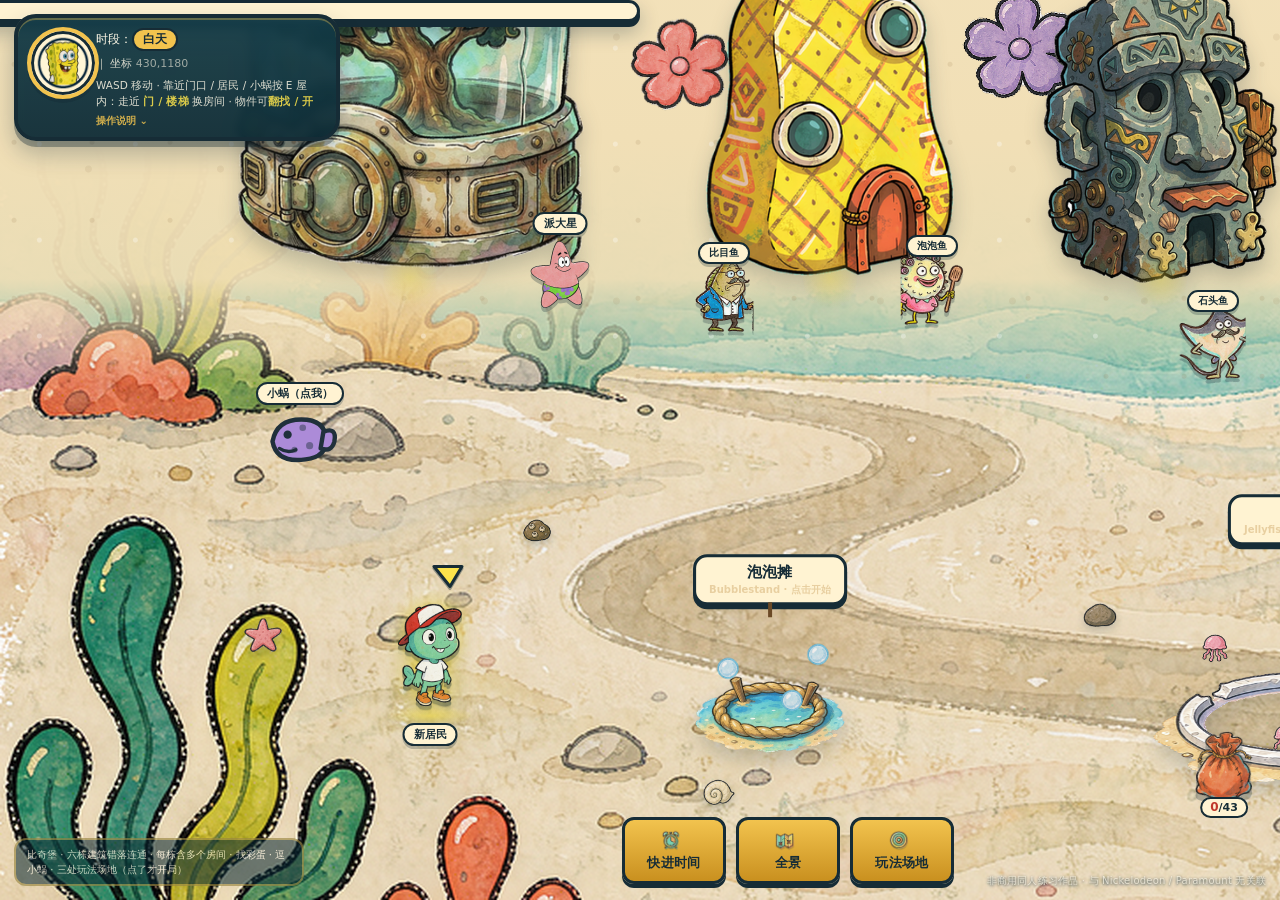
<file: index.html>
<!DOCTYPE html>
<html lang="zh-CN">
<head>
<meta charset="utf-8">
<meta name="viewport" content="width=device-width,initial-scale=1">
<title>比奇堡 · 沉浸式连通世界</title>
<meta http-equiv="refresh" content="0;url=src/index.html">
<style>
  html,body{height:100%;margin:0;background:#0b2b3c;
    font-family:"PingFang SC","Microsoft YaHei",system-ui,sans-serif;}
  .wrap{height:100%;display:flex;flex-direction:column;align-items:center;
    justify-content:center;gap:18px;color:#FFF3D2;text-align:center;padding:24px;}
  .bub{width:86px;height:86px;border-radius:50%;border:4px solid #F2C34E;
    background:radial-gradient(circle at 34% 30%,#ffe98a,#F2C34E 62%,#c99a22);
    box-shadow:0 8px 0 rgba(0,0,0,.28),inset 0 -6px 12px rgba(140,96,16,.35);
    animation:bob 1.8s ease-in-out infinite;}
  @keyframes bob{0%,100%{transform:translateY(0)}50%{transform:translateY(-9px)}}
  h1{font-size:19px;margin:0;letter-spacing:.06em}
  p{margin:0;font-size:13px;opacity:.72}
  a{color:#FBE34B;text-decoration:none;border-bottom:2px solid rgba(251,227,75,.45);
    font-weight:700}
</style>
</head>
<body>
  <div class="wrap">
    <div class="bub"></div>
    <h1>比奇堡 · 沉浸式连通世界</h1>
    <p>正在潜入比奇堡…</p>
    <p><a href="src/index.html">如果没有自动跳转，点这里进入</a></p>
  </div>
  <script>location.replace('src/index.html');</script>
</body>
</html>
</file>
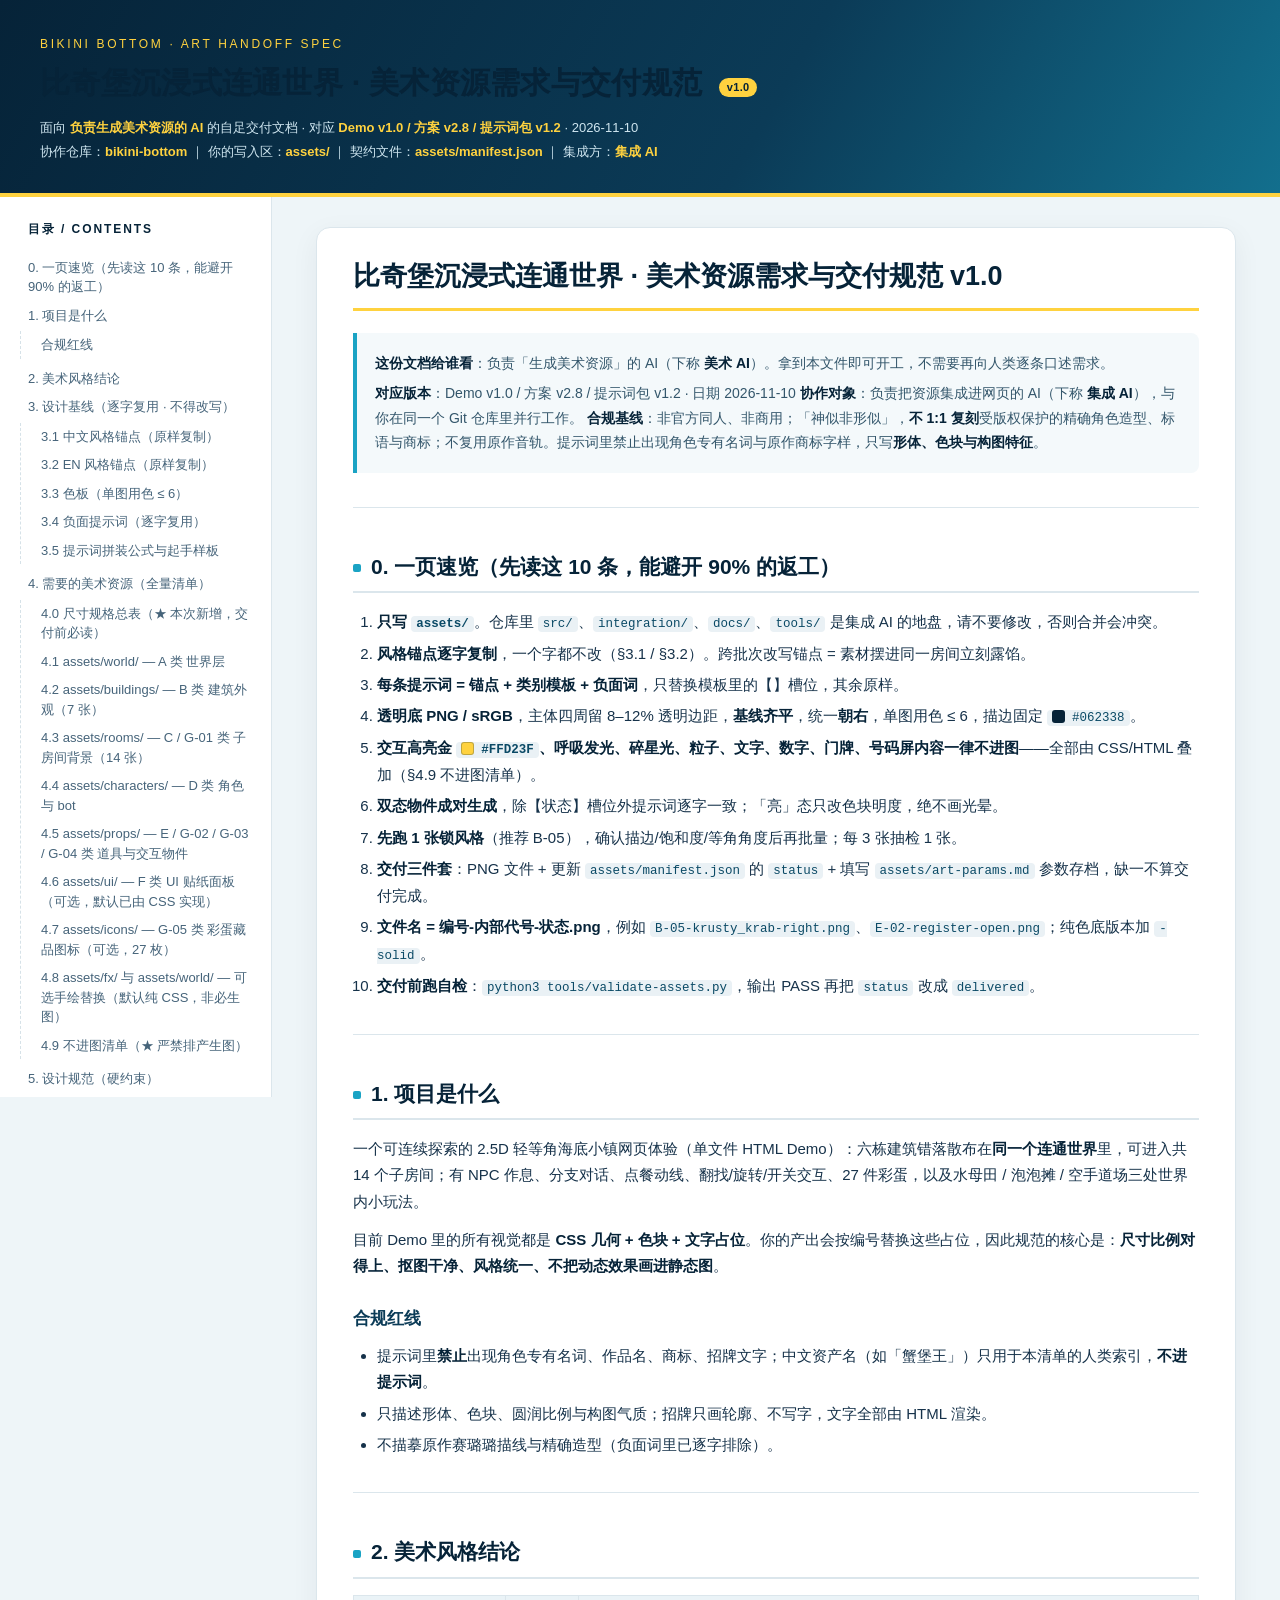
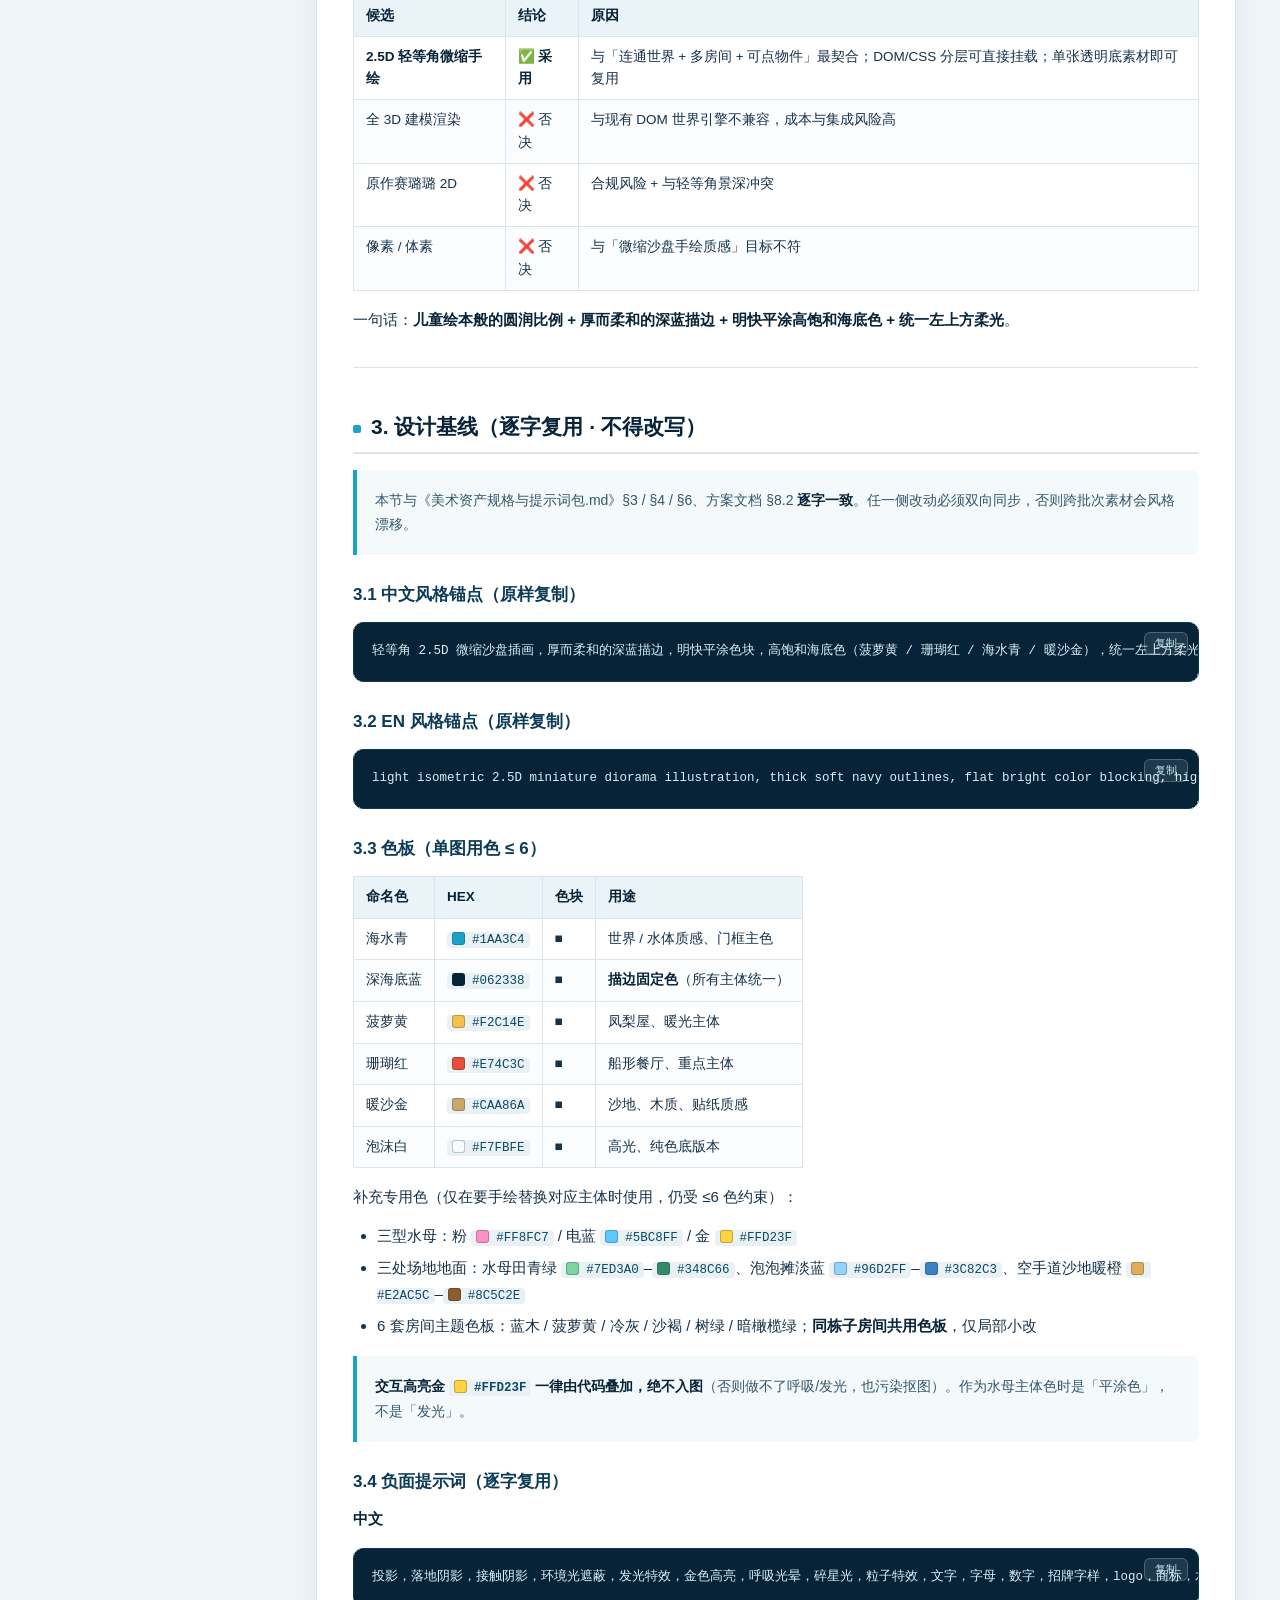
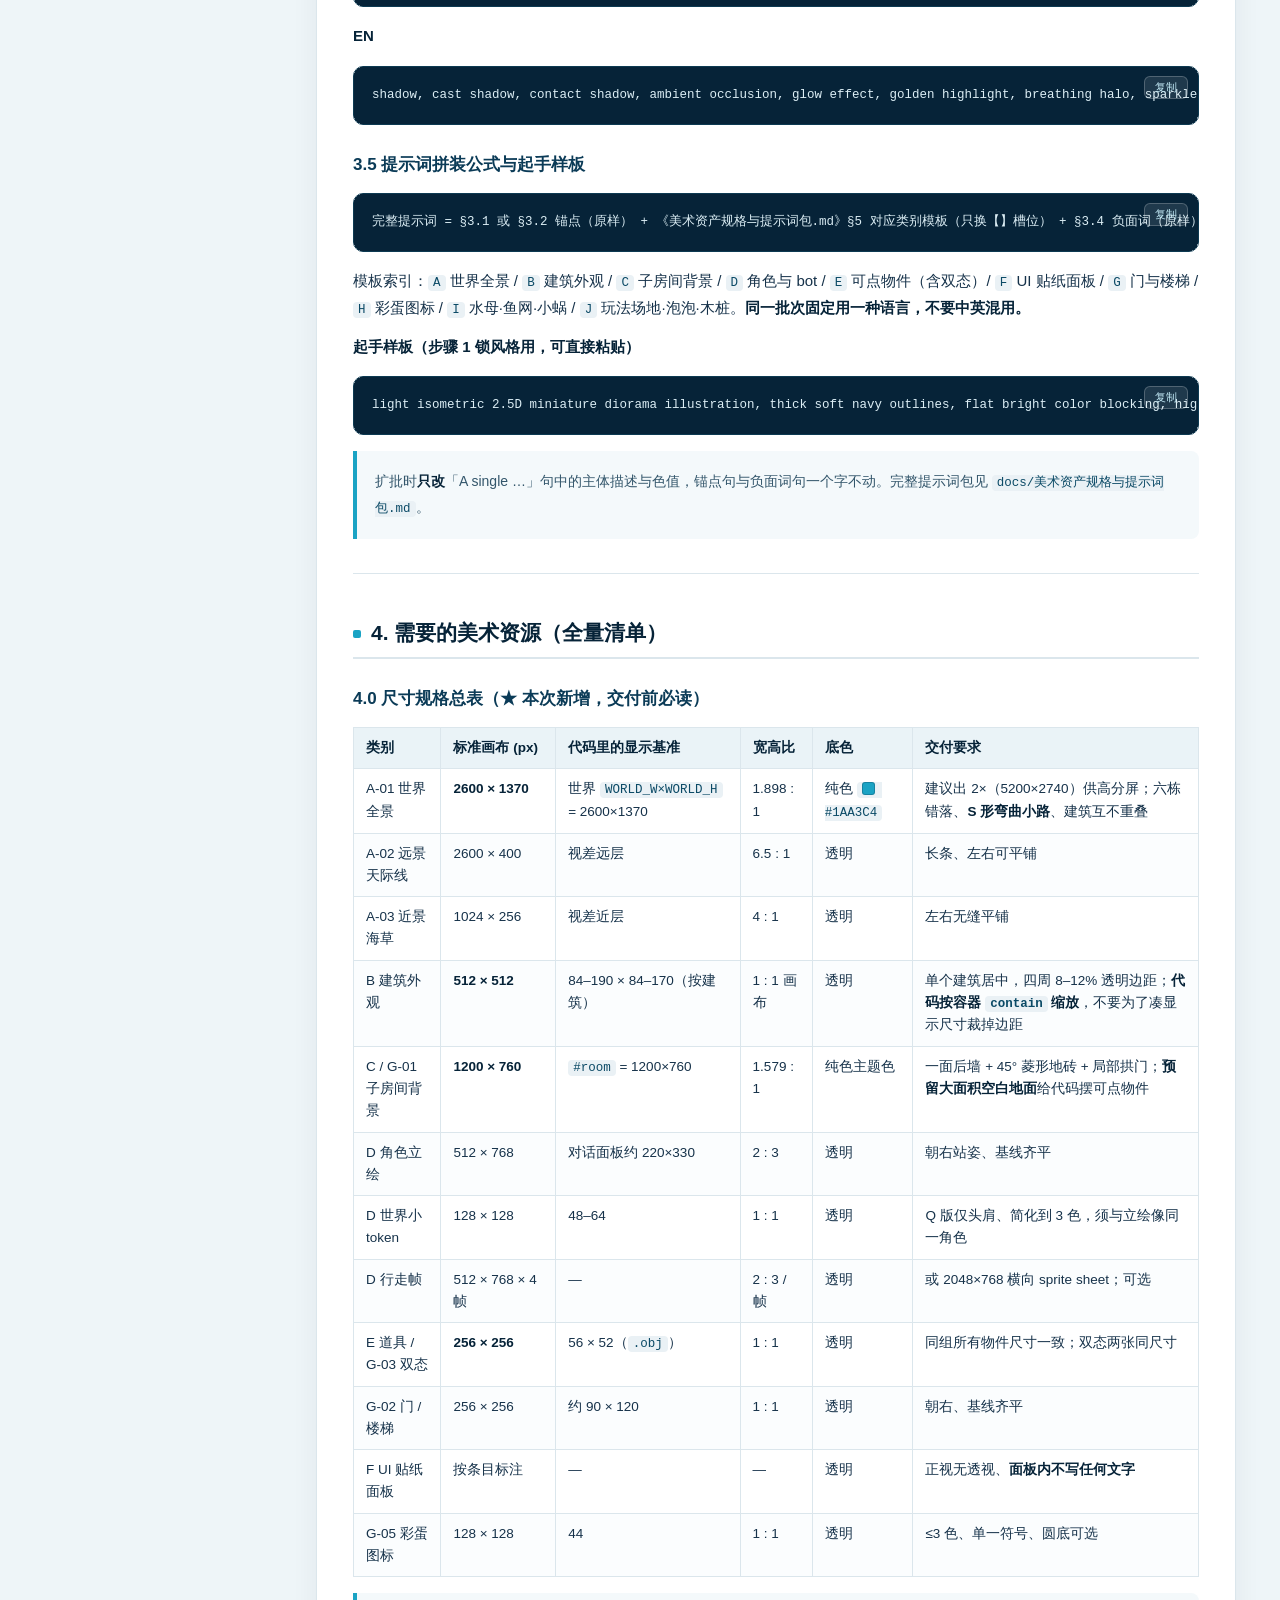
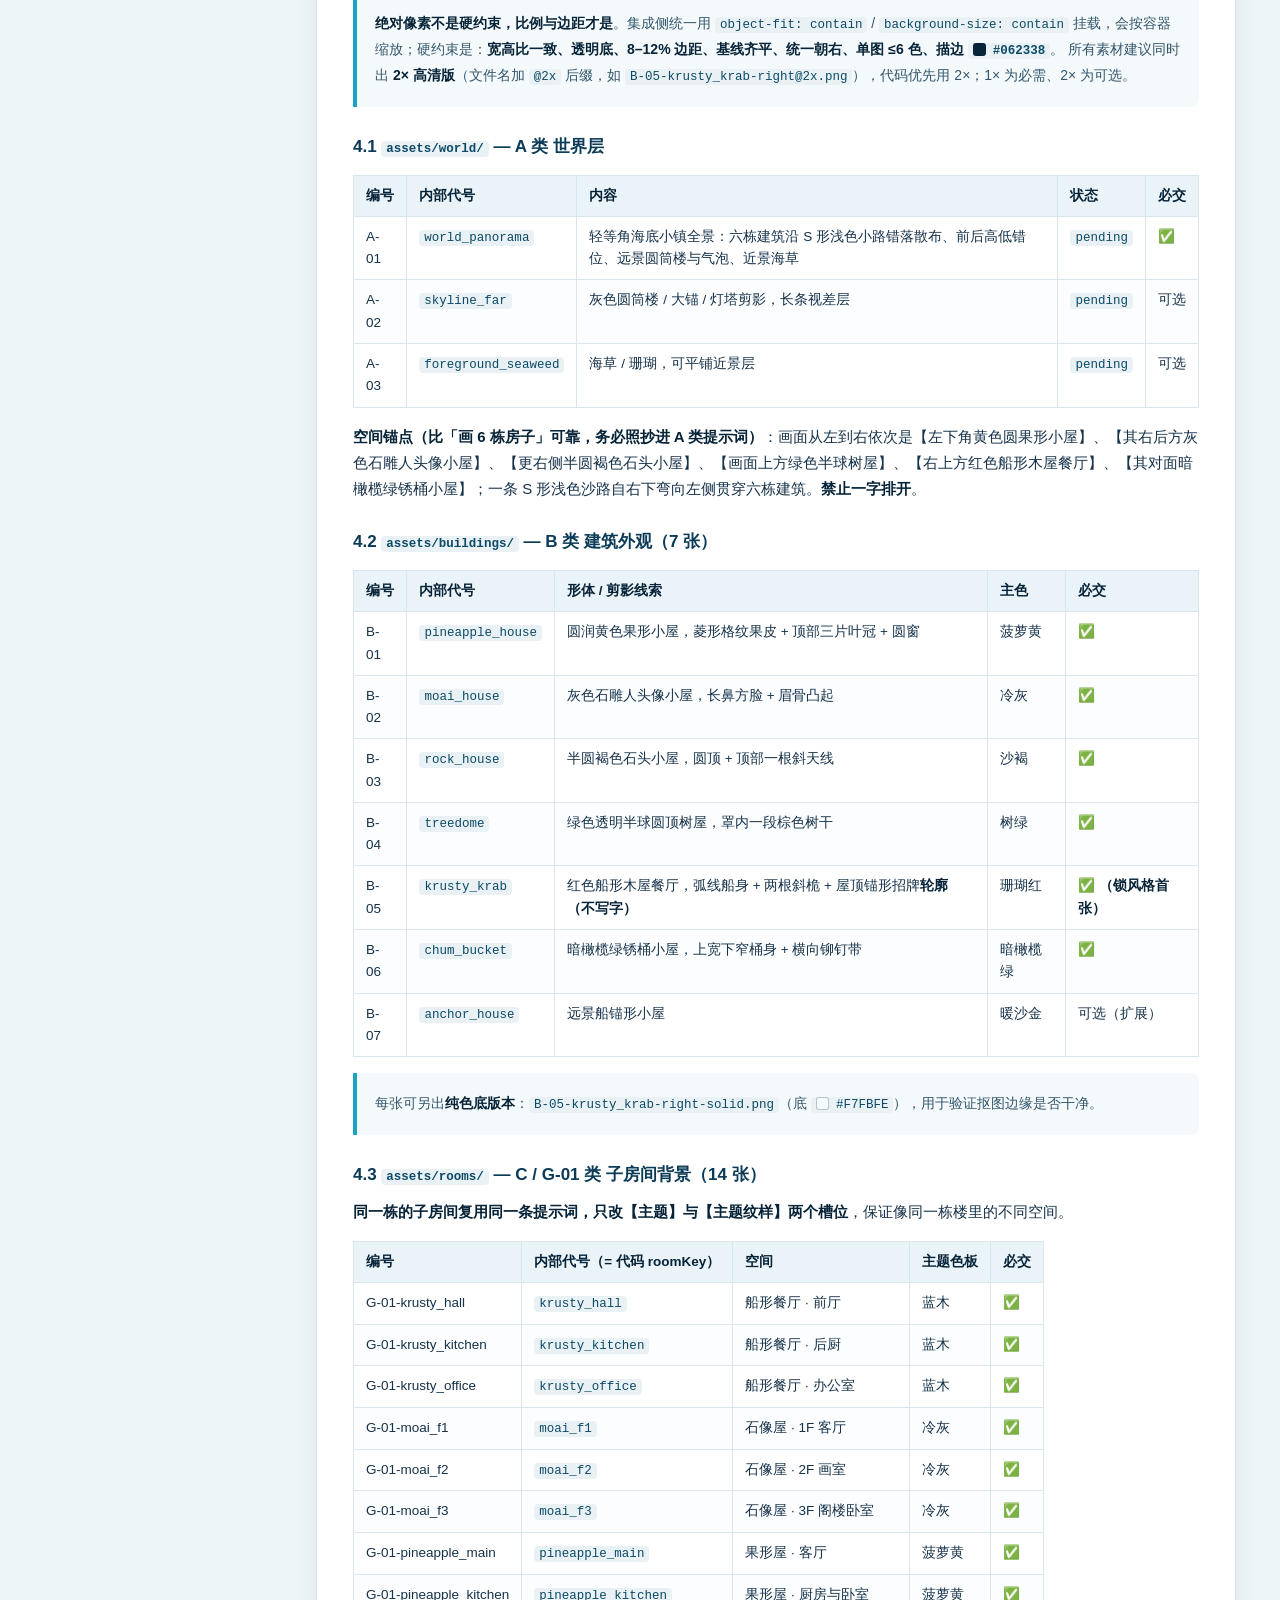
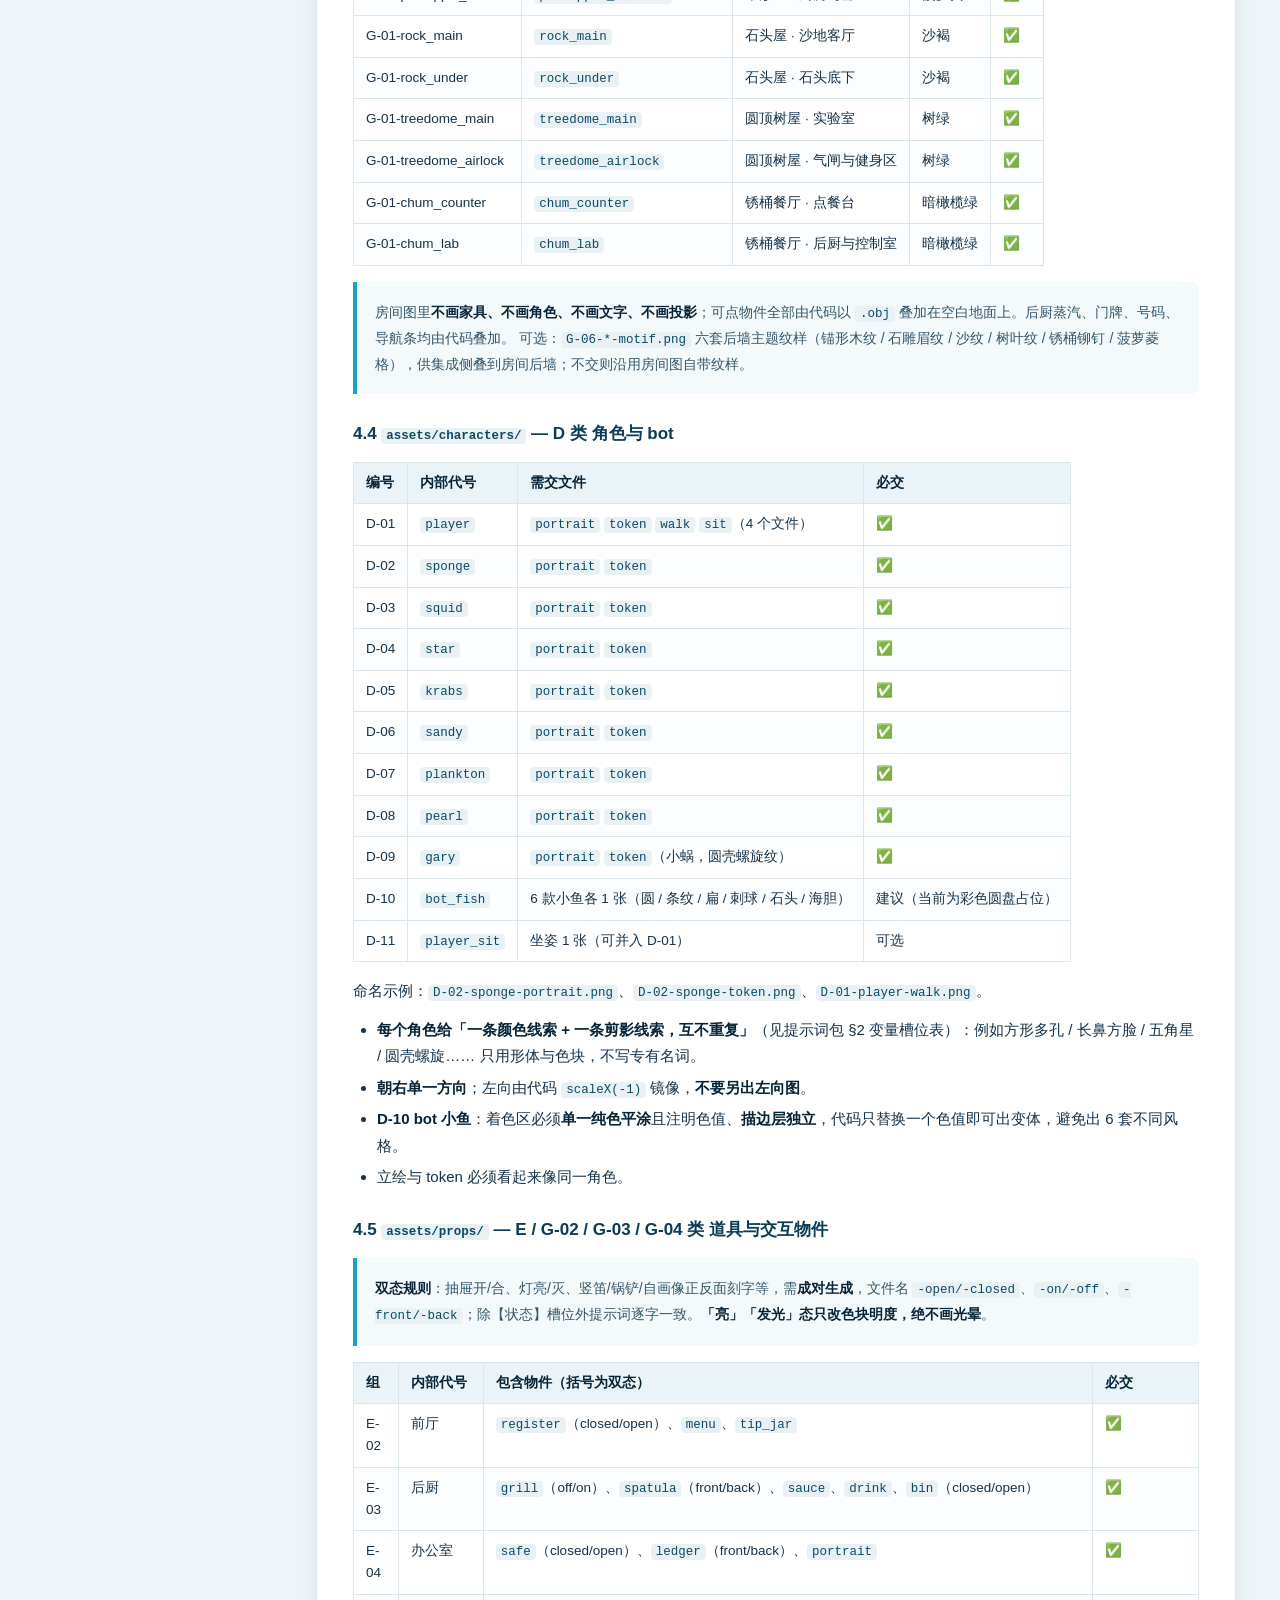
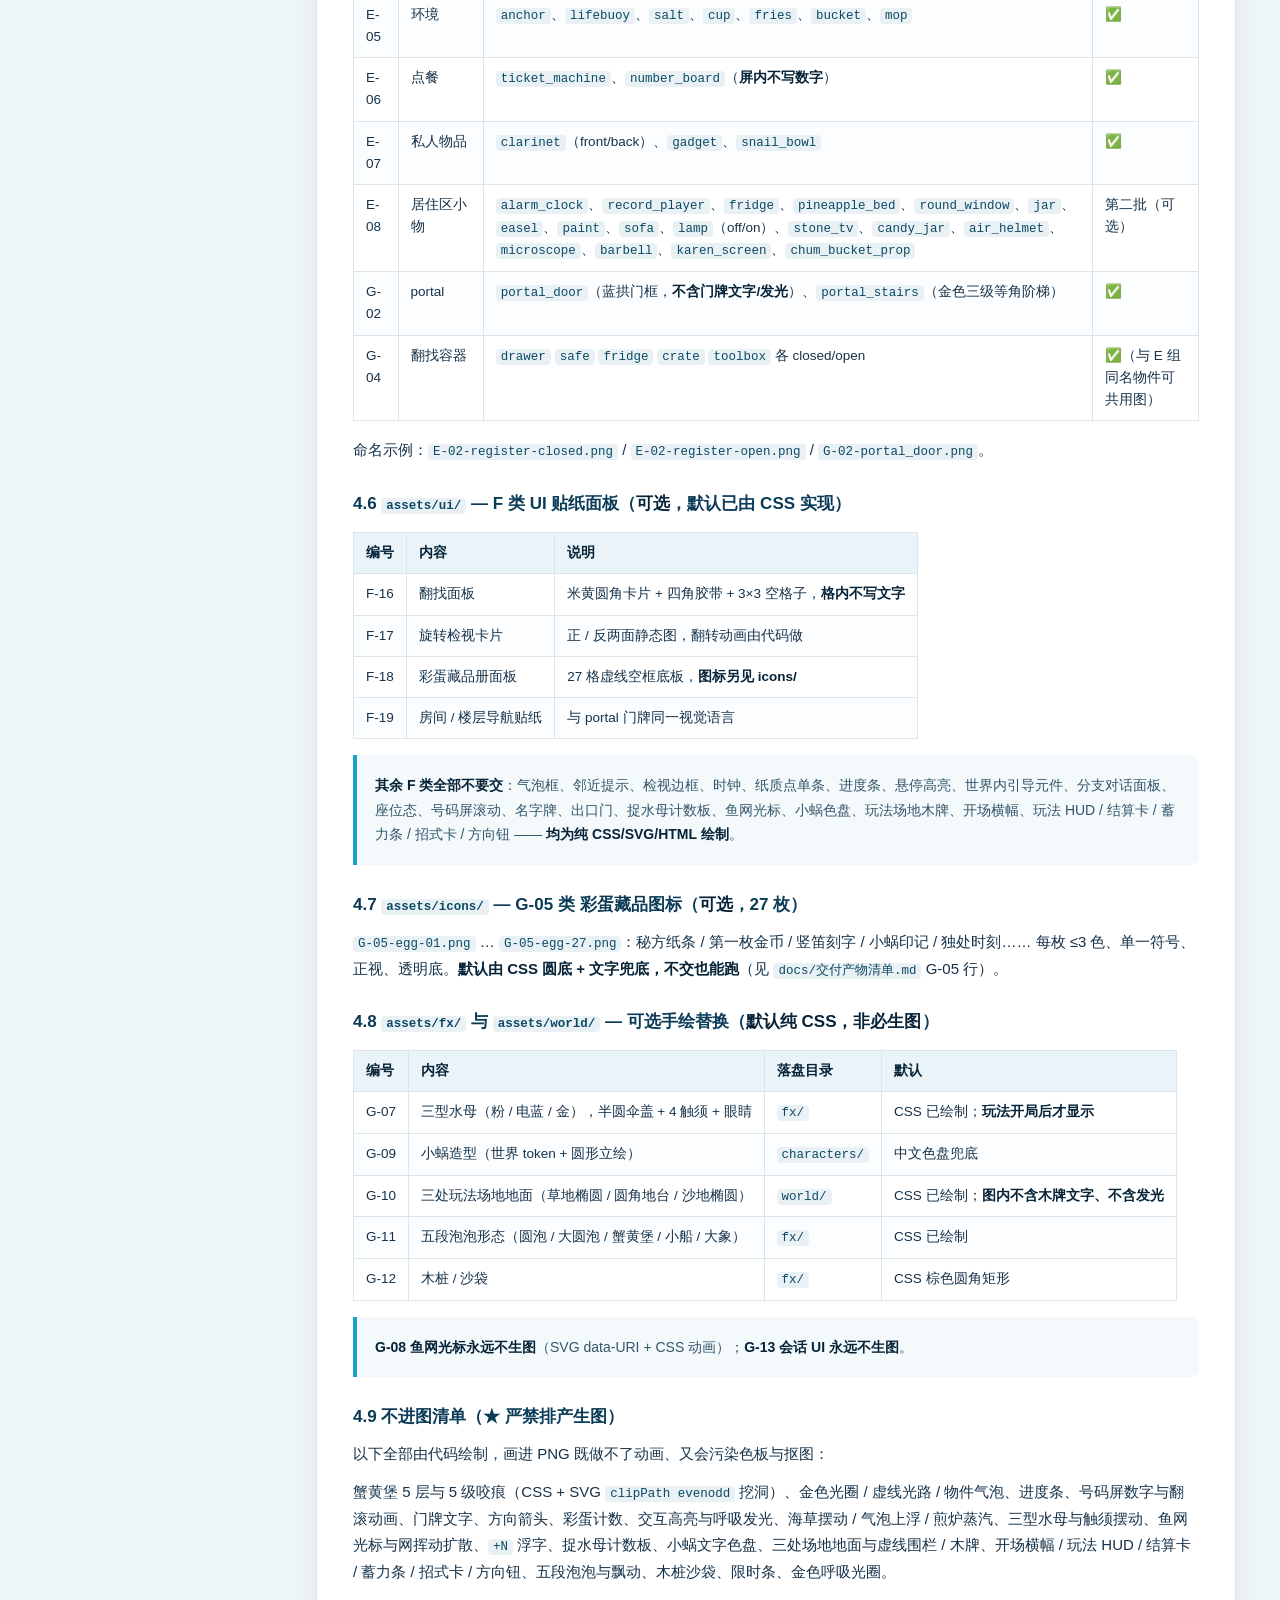
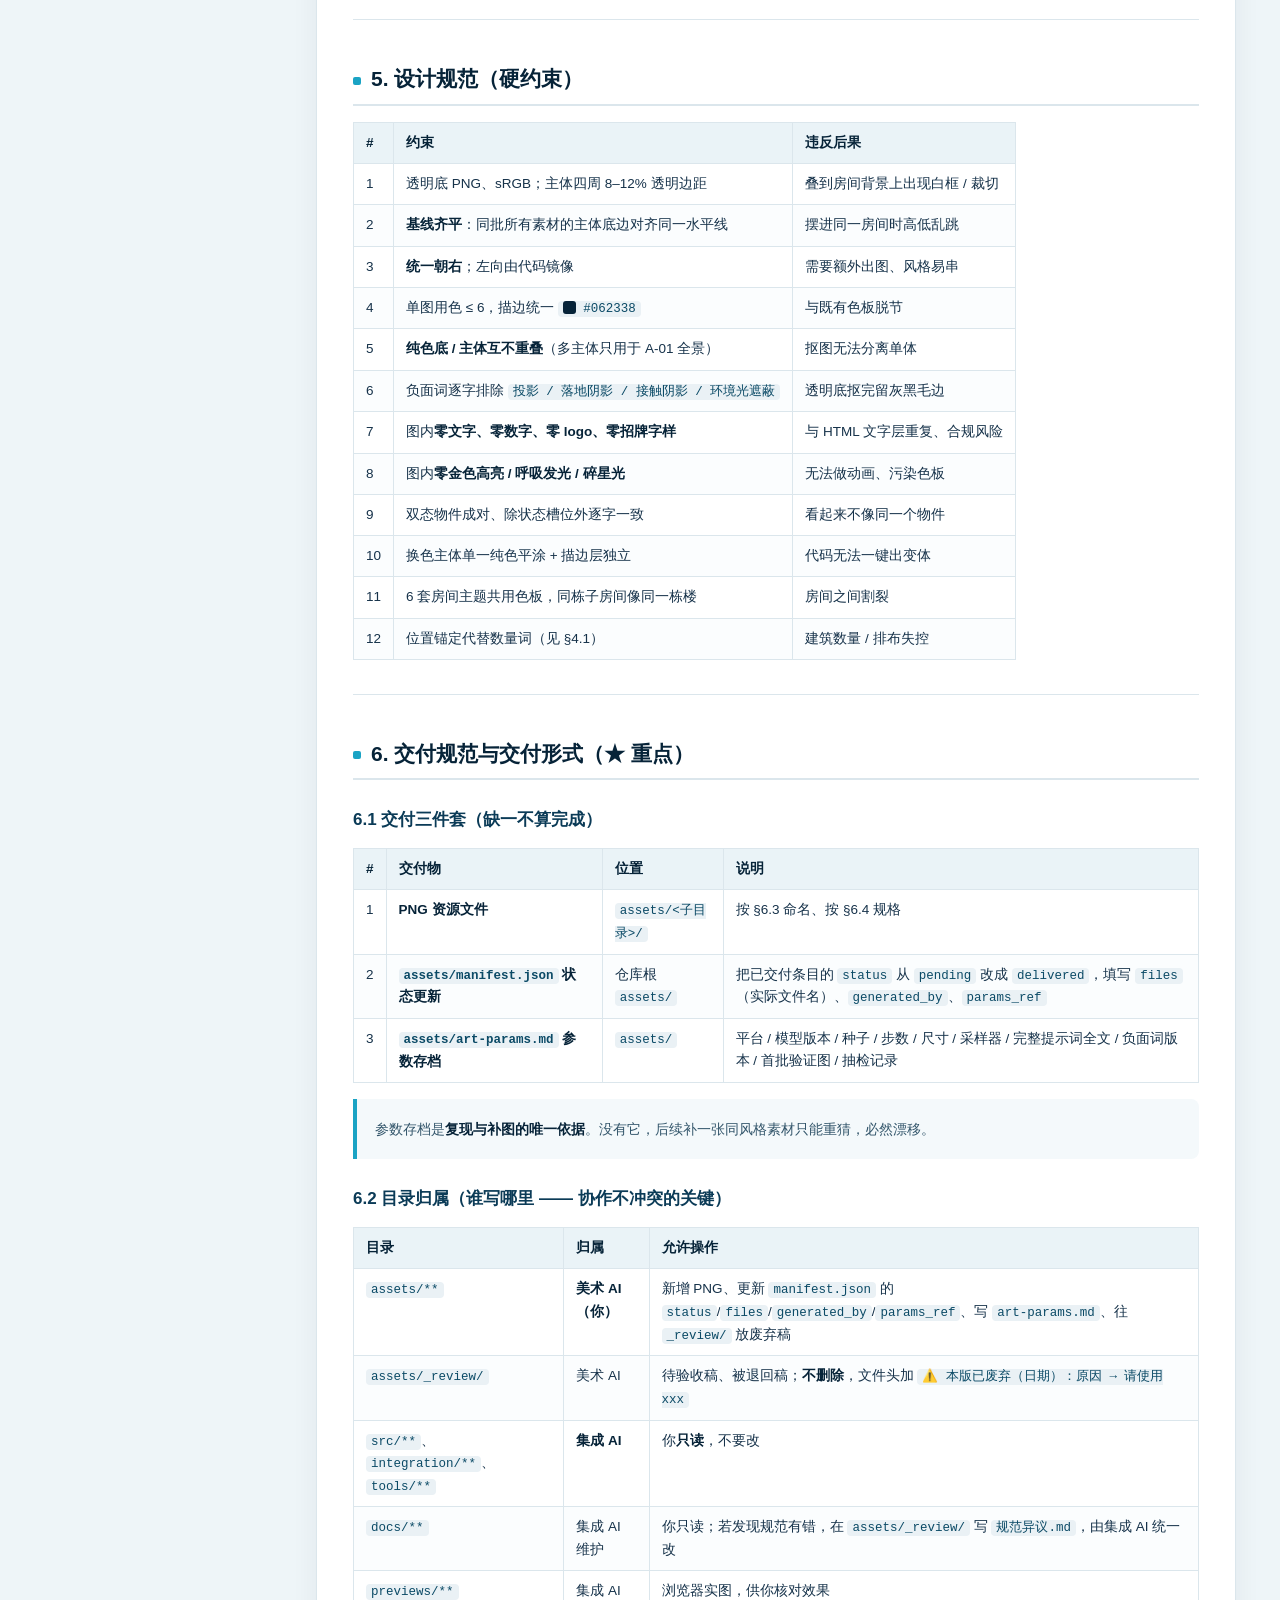
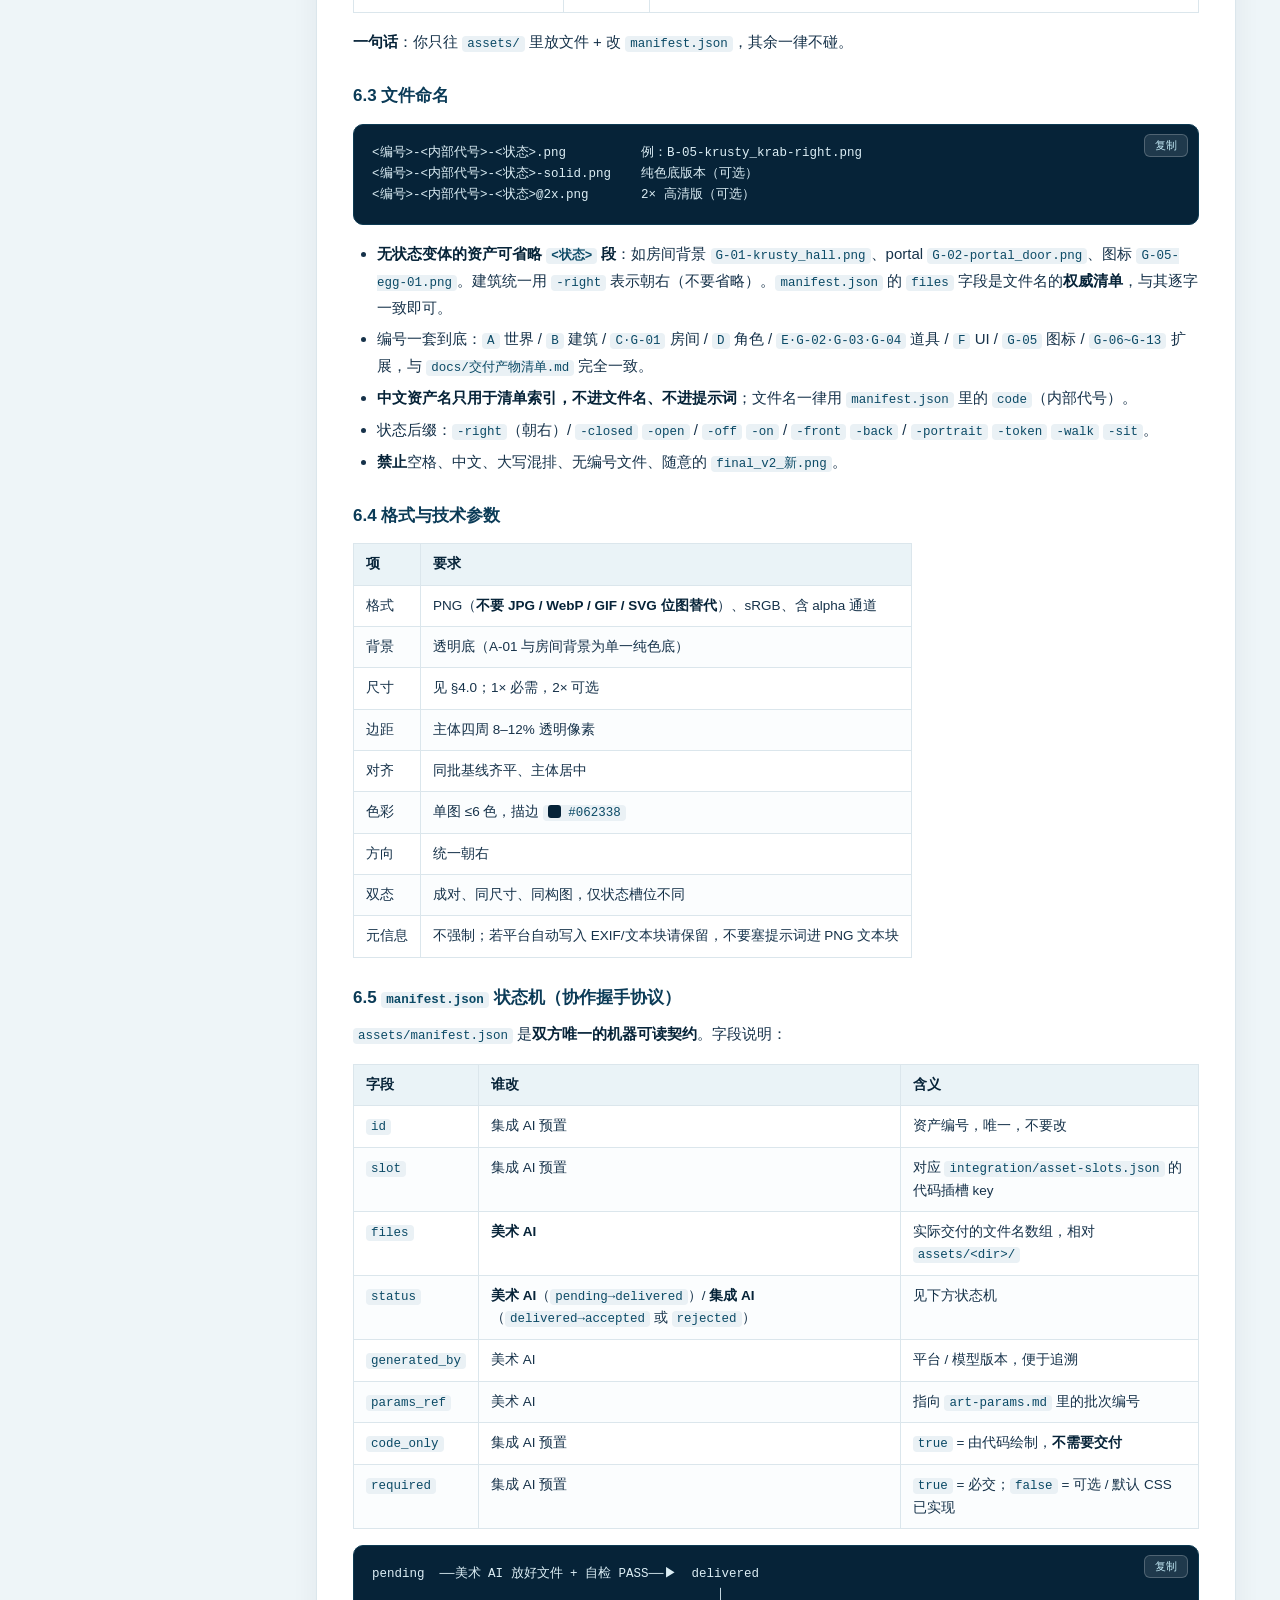
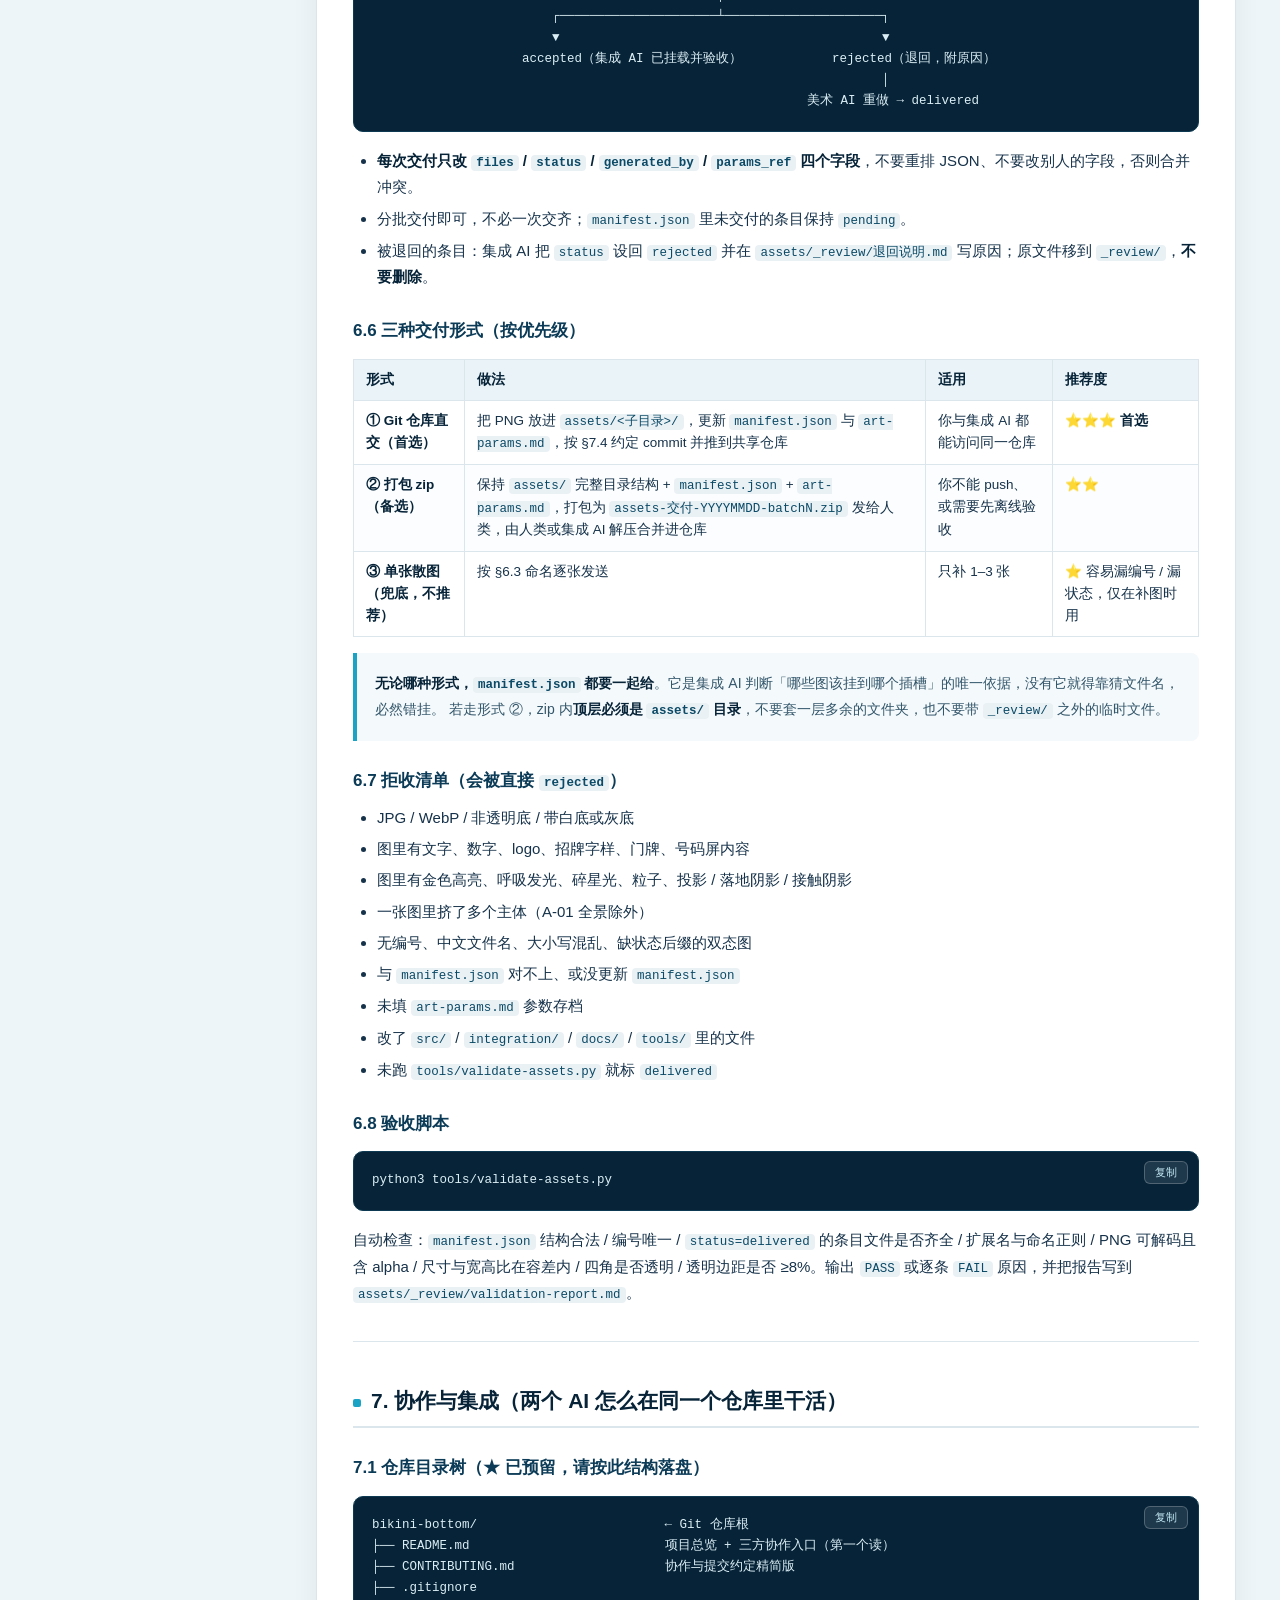
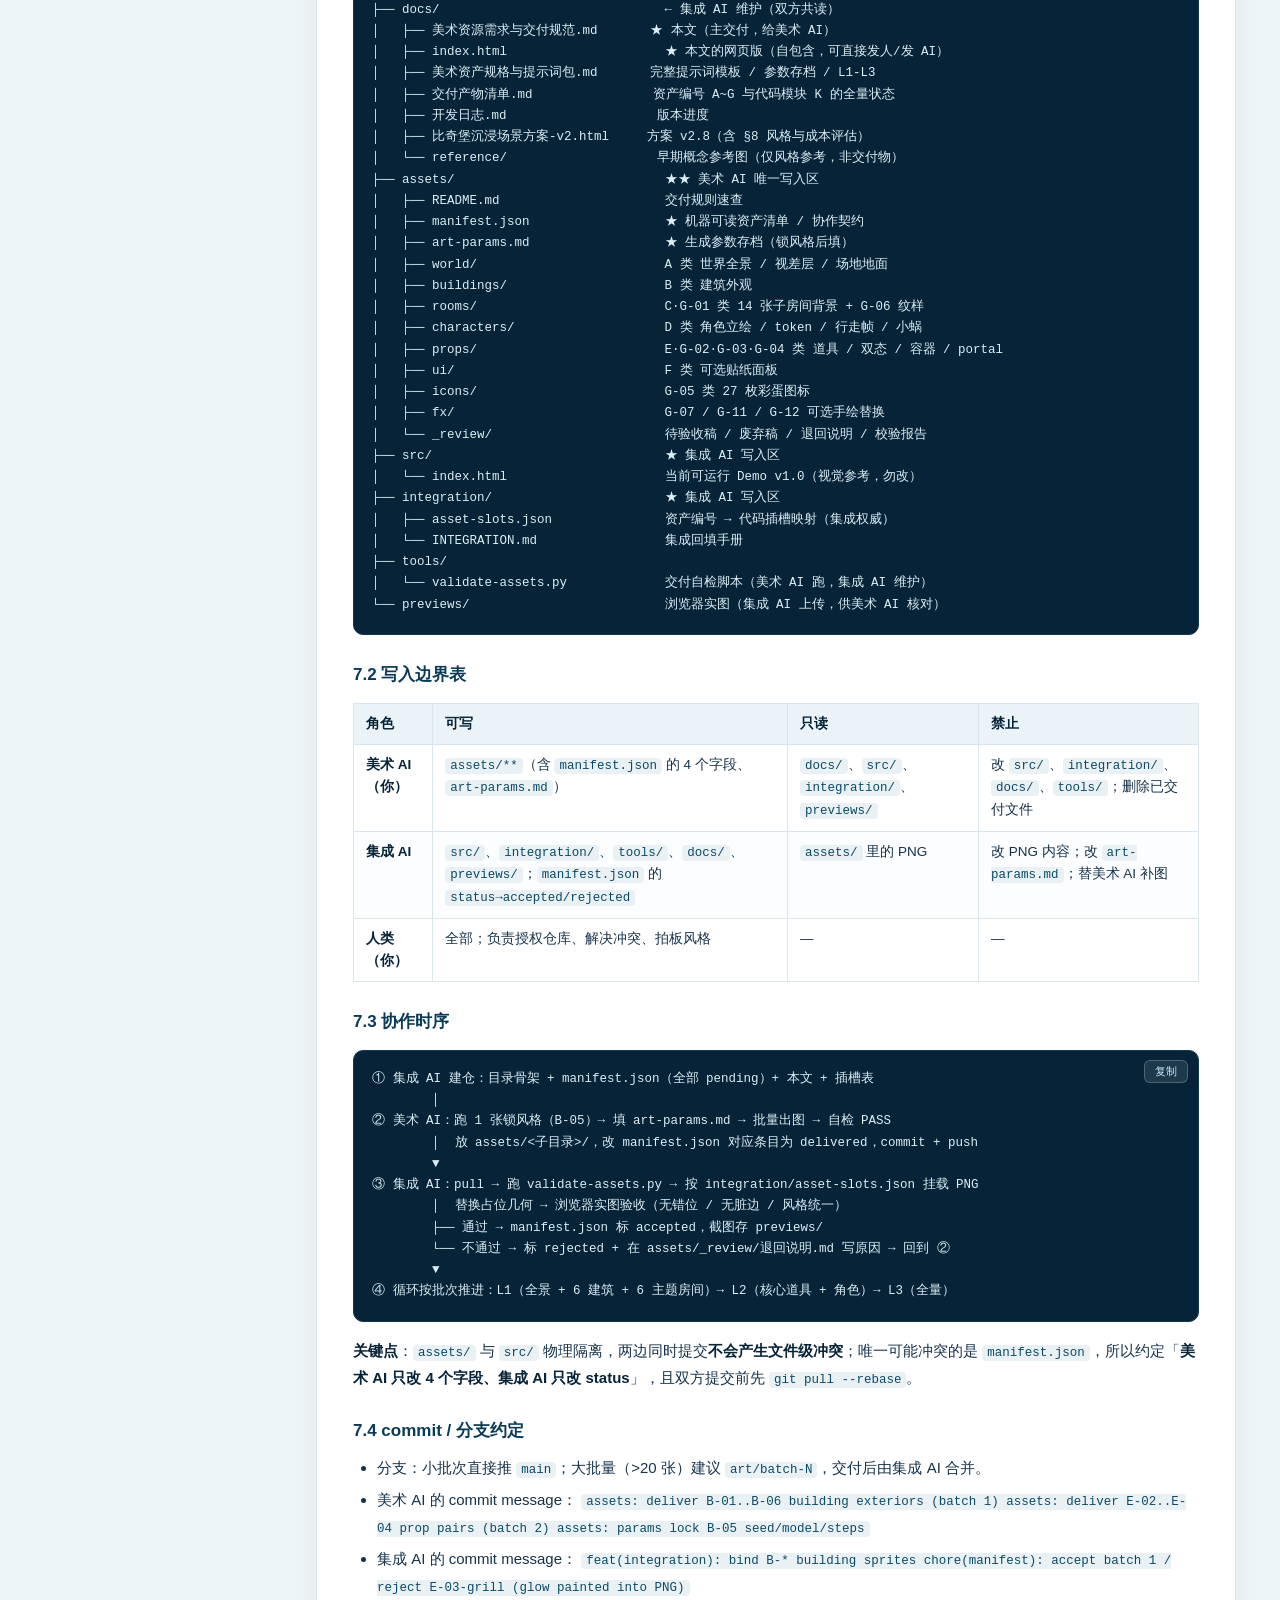
<file: docs/index.html>
<!doctype html>
<html lang="zh-CN">
<head>
<meta charset="utf-8">
<meta name="viewport" content="width=device-width,initial-scale=1">
<title>比奇堡 · 美术资源需求与交付规范 v1.0</title>
<style>
:root{--navy:#062338;--sea:#1AA3C4;--gold:#CAA86A;--hi:#FFD23F;--paper:#F7FBFE;--ink:#16324a;--line:#dbe6ec;--soft:#eef5f8}
*{box-sizing:border-box}
html{scroll-behavior:smooth}
body{margin:0;background:var(--soft);color:var(--ink);font:15px/1.75 -apple-system,BlinkMacSystemFont,"PingFang SC","Microsoft YaHei","Noto Sans CJK SC",sans-serif}
header.top{background:linear-gradient(120deg,#062338 0%,#0b3b57 60%,#1AA3C4 140%);color:#fff;padding:34px 40px 28px;border-bottom:4px solid var(--hi)}
header.top .kicker{font-size:12px;letter-spacing:.22em;color:var(--hi);text-transform:uppercase;margin-bottom:8px}
header.top h1{margin:0 0 10px;font-size:30px;line-height:1.35;font-weight:800;letter-spacing:.01em}
header.top .meta{font-size:13px;color:#cfe6f0;margin-top:12px;line-height:1.9}
header.top .meta b{color:var(--hi);font-weight:600}
.wrap{display:flex;align-items:flex-start;max-width:1500px;margin:0 auto}
nav.toc{position:sticky;top:0;flex:0 0 272px;height:100vh;overflow-y:auto;background:#fff;border-right:1px solid var(--line);padding:22px 14px 60px 20px;font-size:13px}
nav.toc .t{font-weight:800;color:var(--navy);font-size:12px;letter-spacing:.16em;margin:0 0 14px;padding-left:8px}
nav.toc ul{list-style:none;margin:0;padding:0}
nav.toc ul ul{padding-left:12px;border-left:1px dashed #d6e2e8;margin:2px 0 6px}
nav.toc li{margin:1px 0}
nav.toc a{display:block;padding:4px 8px;color:#46647a;text-decoration:none;border-radius:6px;line-height:1.5}
nav.toc a:hover{background:var(--soft);color:var(--sea)}
nav.toc>ul>li>a{font-weight:700;color:var(--navy);margin-top:6px}
main{flex:1;min-width:0;padding:30px 44px 90px;max-width:1060px}
main>.card{background:#fff;border:1px solid var(--line);border-radius:14px;padding:30px 36px 46px;box-shadow:0 8px 28px rgba(6,35,56,.06)}
h1,h2,h3,h4{color:var(--navy);line-height:1.4}
main h1{font-size:27px;border-bottom:3px solid var(--hi);padding-bottom:12px;margin:0 0 22px}
main h2{font-size:21px;margin:44px 0 16px;padding:0 0 10px;border-bottom:2px solid var(--line)}
main h2::before{content:"";display:inline-block;width:8px;height:8px;background:var(--sea);border-radius:2px;margin-right:10px;vertical-align:middle}
main h3{font-size:17px;margin:28px 0 10px;color:#0b3b57}
main h4{font-size:15px;margin:20px 0 8px}
p{margin:12px 0}
a{color:#0d7fa8}
strong{color:var(--navy)}
blockquote{margin:16px 0;padding:12px 18px;background:#f4f9fb;border-left:4px solid var(--sea);border-radius:0 8px 8px 0;color:#33566b;font-size:14px}
blockquote p{margin:6px 0}
hr{border:0;border-top:1px solid var(--line);margin:34px 0}
table{border-collapse:collapse;width:100%;margin:16px 0;font-size:13.5px;display:block;overflow-x:auto}
th,td{border:1px solid var(--line);padding:9px 12px;text-align:left;vertical-align:top;line-height:1.65}
th{background:#eaf3f7;color:var(--navy);font-weight:700;white-space:nowrap}
tr:nth-child(even) td{background:#fbfdfe}
tr:hover td{background:#f2f9fc}
code{background:#eaf1f5;color:#0b4a66;padding:1px 5px;border-radius:4px;font-size:12.5px;font-family:"SFMono-Regular",Consolas,"Liberation Mono",monospace}
pre{position:relative;background:var(--navy);color:#dceef5;border-radius:10px;padding:18px 18px 18px;margin:16px 0;overflow-x:auto;font-size:12.5px;line-height:1.7;border:1px solid #0d3a52}
pre code{background:none;color:inherit;padding:0;font-size:12.5px;white-space:pre}
.copy{position:absolute;right:10px;top:9px;background:rgba(255,255,255,.1);color:#bfe6f2;border:1px solid rgba(255,255,255,.22);border-radius:6px;padding:3px 10px;font-size:11px;cursor:pointer}
.copy:hover{background:rgba(255,255,255,.2)}
.copy.ok{color:var(--hi);border-color:var(--hi)}
ul,ol{padding-left:24px;margin:12px 0}
li{margin:5px 0}
.sw{display:inline-block;width:13px;height:13px;border-radius:3px;border:1px solid rgba(6,35,56,.25);vertical-align:-2px;margin-right:7px}
.badge{display:inline-block;background:var(--hi);color:var(--navy);font-size:11px;font-weight:800;padding:2px 8px;border-radius:20px;margin-left:8px;vertical-align:2px}
.foot{text-align:center;color:#7e96a5;font-size:12px;padding:24px 0 0}
@media(max-width:960px){
 .wrap{display:block}nav.toc{position:static;width:auto;height:auto;max-height:290px;border-right:0;border-bottom:1px solid var(--line);padding:16px 20px}
 header.top{padding:24px 22px}header.top h1{font-size:23px}main{padding:18px 16px 60px}main>.card{padding:20px 16px 34px}
}
@media print{nav.toc,.copy{display:none!important}header.top{background:var(--navy)!important;-webkit-print-color-adjust:exact}main>.card{box-shadow:none;border:0}body{background:#fff}}
</style>
</head>
<body>
<header class="top">
  <div class="kicker">Bikini Bottom · Art Handoff Spec</div>
  <h1>比奇堡沉浸式连通世界 · 美术资源需求与交付规范 <span class="badge">v1.0</span></h1>
  <div class="meta">
    面向 <b>负责生成美术资源的 AI</b> 的自足交付文档 · 对应 <b>Demo v1.0 / 方案 v2.8 / 提示词包 v1.2</b> · 2026-11-10<br>
    协作仓库：<b>bikini-bottom</b> ｜ 你的写入区：<b>assets/</b> ｜ 契约文件：<b>assets/manifest.json</b> ｜ 集成方：<b>集成 AI</b>
  </div>
</header>
<div class="wrap">
  <nav class="toc"><div class="t">目录 / CONTENTS</div><div class="toc">
<ul>
<li><a href="#0-一页速览先读这-10-条能避开-90-的返工">0. 一页速览（先读这 10 条，能避开 90% 的返工）</a></li>
<li><a href="#1-项目是什么">1. 项目是什么</a><ul>
<li><a href="#合规红线">合规红线</a></li>
</ul>
</li>
<li><a href="#2-美术风格结论">2. 美术风格结论</a></li>
<li><a href="#3-设计基线逐字复用--不得改写">3. 设计基线（逐字复用 · 不得改写）</a><ul>
<li><a href="#31-中文风格锚点原样复制">3.1 中文风格锚点（原样复制）</a></li>
<li><a href="#32-EN-风格锚点原样复制">3.2 EN 风格锚点（原样复制）</a></li>
<li><a href="#33-色板单图用色--6">3.3 色板（单图用色 ≤ 6）</a></li>
<li><a href="#34-负面提示词逐字复用">3.4 负面提示词（逐字复用）</a></li>
<li><a href="#35-提示词拼装公式与起手样板">3.5 提示词拼装公式与起手样板</a></li>
</ul>
</li>
<li><a href="#4-需要的美术资源全量清单">4. 需要的美术资源（全量清单）</a><ul>
<li><a href="#40-尺寸规格总表-本次新增交付前必读">4.0 尺寸规格总表（★ 本次新增，交付前必读）</a></li>
<li><a href="#41-assetsworld--A-类-世界层">4.1 assets/world/ — A 类 世界层</a></li>
<li><a href="#42-assetsbuildings--B-类-建筑外观7-张">4.2 assets/buildings/ — B 类 建筑外观（7 张）</a></li>
<li><a href="#43-assetsrooms--C--G-01-类-子房间背景14-张">4.3 assets/rooms/ — C / G-01 类 子房间背景（14 张）</a></li>
<li><a href="#44-assetscharacters--D-类-角色与-bot">4.4 assets/characters/ — D 类 角色与 bot</a></li>
<li><a href="#45-assetsprops--E--G-02--G-03--G-04-类-道具与交互物件">4.5 assets/props/ — E / G-02 / G-03 / G-04 类 道具与交互物件</a></li>
<li><a href="#46-assetsui--F-类-UI-贴纸面板可选默认已由-CSS-实现">4.6 assets/ui/ — F 类 UI 贴纸面板（可选，默认已由 CSS 实现）</a></li>
<li><a href="#47-assetsicons--G-05-类-彩蛋藏品图标可选27-枚">4.7 assets/icons/ — G-05 类 彩蛋藏品图标（可选，27 枚）</a></li>
<li><a href="#48-assetsfx-与-assetsworld--可选手绘替换默认纯-CSS非必生图">4.8 assets/fx/ 与 assets/world/ — 可选手绘替换（默认纯 CSS，非必生图）</a></li>
<li><a href="#49-不进图清单-严禁排产生图">4.9 不进图清单（★ 严禁排产生图）</a></li>
</ul>
</li>
<li><a href="#5-设计规范硬约束">5. 设计规范（硬约束）</a></li>
<li><a href="#6-交付规范与交付形式-重点">6. 交付规范与交付形式（★ 重点）</a><ul>
<li><a href="#61-交付三件套缺一不算完成">6.1 交付三件套（缺一不算完成）</a></li>
<li><a href="#62-目录归属谁写哪里--协作不冲突的关键">6.2 目录归属（谁写哪里 —— 协作不冲突的关键）</a></li>
<li><a href="#63-文件命名">6.3 文件命名</a></li>
<li><a href="#64-格式与技术参数">6.4 格式与技术参数</a></li>
<li><a href="#65-manifestjson-状态机协作握手协议">6.5 manifest.json 状态机（协作握手协议）</a></li>
<li><a href="#66-三种交付形式按优先级">6.6 三种交付形式（按优先级）</a></li>
<li><a href="#67-拒收清单会被直接-rejected">6.7 拒收清单（会被直接 rejected）</a></li>
<li><a href="#68-验收脚本">6.8 验收脚本</a></li>
</ul>
</li>
<li><a href="#7-协作与集成两个-AI-怎么在同一个仓库里干活">7. 协作与集成（两个 AI 怎么在同一个仓库里干活）</a><ul>
<li><a href="#71-仓库目录树-已预留请按此结构落盘">7.1 仓库目录树（★ 已预留，请按此结构落盘）</a></li>
<li><a href="#72-写入边界表">7.2 写入边界表</a></li>
<li><a href="#73-协作时序">7.3 协作时序</a></li>
<li><a href="#74-commit--分支约定">7.4 commit / 分支约定</a></li>
<li><a href="#75-集成回填流程集成-AI-这边做什么供你理解交付为何要这么规范">7.5 集成回填流程（集成 AI 这边做什么，供你理解交付为何要这么规范）</a></li>
<li><a href="#76-冲突与异议处理">7.6 冲突与异议处理</a></li>
</ul>
</li>
<li><a href="#8-验收自检清单逐条勾选后再标-delivered">8. 验收自检清单（逐条勾选后再标 delivered）</a></li>
<li><a href="#9-批量执行顺序严格按序别跳步">9. 批量执行顺序（严格按序，别跳步）</a><ul>
<li><a href="#建议批次对应-10-的-L1--L2--L3">建议批次（对应 §10 的 L1 / L2 / L3）</a></li>
</ul>
</li>
<li><a href="#10-成本口径不假定单价">10. 成本口径（不假定单价）</a></li>
<li><a href="#11-FAQ">11. FAQ</a></li>
<li><a href="#附录--与其他文档的关系">附录 · 与其他文档的关系</a></li>
</ul>
</div>
</nav>
  <main><div class="card"><h1 id="比奇堡沉浸式连通世界--美术资源需求与交付规范-v10">比奇堡沉浸式连通世界 · 美术资源需求与交付规范 v1.0</h1>
<blockquote>
<p><strong>这份文档给谁看</strong>：负责「生成美术资源」的 AI（下称 <strong>美术 AI</strong>）。拿到本文件即可开工，不需要再向人类逐条口述需求。</p>
<p><strong>对应版本</strong>：Demo v1.0 / 方案 v2.8 / 提示词包 v1.2 · 日期 2026-11-10
<strong>协作对象</strong>：负责把资源集成进网页的 AI（下称 <strong>集成 AI</strong>），与你在同一个 Git 仓库里并行工作。
<strong>合规基线</strong>：非官方同人、非商用；「神似非形似」，<strong>不 1:1 复刻</strong>受版权保护的精确角色造型、标语与商标；不复用原作音轨。提示词里禁止出现角色专有名词与原作商标字样，只写<strong>形体、色块与构图特征</strong>。</p>
</blockquote>
<hr />
<h2 id="0-一页速览先读这-10-条能避开-90-的返工">0. 一页速览（先读这 10 条，能避开 90% 的返工）</h2>
<ol>
<li><strong>只写 <code>assets/</code></strong>。仓库里 <code>src/</code>、<code>integration/</code>、<code>docs/</code>、<code>tools/</code> 是集成 AI 的地盘，请不要修改，否则合并会冲突。</li>
<li><strong>风格锚点逐字复制</strong>，一个字都不改（§3.1 / §3.2）。跨批次改写锚点 = 素材摆进同一房间立刻露馅。</li>
<li><strong>每条提示词 = 锚点 + 类别模板 + 负面词</strong>，只替换模板里的【】槽位，其余原样。</li>
<li><strong>透明底 PNG / sRGB</strong>，主体四周留 8–12% 透明边距，<strong>基线齐平</strong>，统一<strong>朝右</strong>，单图用色 ≤ 6，描边固定 <code>#062338</code>。</li>
<li><strong>交互高亮金 <code>#FFD23F</code>、呼吸发光、碎星光、粒子、文字、数字、门牌、号码屏内容一律不进图</strong>——全部由 CSS/HTML 叠加（§4.9 不进图清单）。</li>
<li><strong>双态物件成对生成</strong>，除【状态】槽位外提示词逐字一致；「亮」态只改色块明度，绝不画光晕。</li>
<li><strong>先跑 1 张锁风格</strong>（推荐 B-05），确认描边/饱和度/等角角度后再批量；每 3 张抽检 1 张。</li>
<li><strong>交付三件套</strong>：PNG 文件 + 更新 <code>assets/manifest.json</code> 的 <code>status</code> + 填写 <code>assets/art-params.md</code> 参数存档，缺一不算交付完成。</li>
<li><strong>文件名 = 编号-内部代号-状态.png</strong>，例如 <code>B-05-krusty_krab-right.png</code>、<code>E-02-register-open.png</code>；纯色底版本加 <code>-solid</code>。</li>
<li><strong>交付前跑自检</strong>：<code>python3 tools/validate-assets.py</code>，输出 PASS 再把 <code>status</code> 改成 <code>delivered</code>。</li>
</ol>
<hr />
<h2 id="1-项目是什么">1. 项目是什么</h2>
<p>一个可连续探索的 2.5D 轻等角海底小镇网页体验（单文件 HTML Demo）：六栋建筑错落散布在<strong>同一个连通世界</strong>里，可进入共 14 个子房间；有 NPC 作息、分支对话、点餐动线、翻找/旋转/开关交互、27 件彩蛋，以及水母田 / 泡泡摊 / 空手道场三处世界内小玩法。</p>
<p>目前 Demo 里的所有视觉都是 <strong>CSS 几何 + 色块 + 文字占位</strong>。你的产出会按编号替换这些占位，因此规范的核心是：<strong>尺寸比例对得上、抠图干净、风格统一、不把动态效果画进静态图</strong>。</p>
<h3 id="合规红线">合规红线</h3>
<ul>
<li>提示词里<strong>禁止</strong>出现角色专有名词、作品名、商标、招牌文字；中文资产名（如「蟹堡王」）只用于本清单的人类索引，<strong>不进提示词</strong>。</li>
<li>只描述形体、色块、圆润比例与构图气质；招牌只画轮廓、不写字，文字全部由 HTML 渲染。</li>
<li>不描摹原作赛璐璐描线与精确造型（负面词里已逐字排除）。</li>
</ul>
<hr />
<h2 id="2-美术风格结论">2. 美术风格结论</h2>
<table>
<thead>
<tr>
<th>候选</th>
<th>结论</th>
<th>原因</th>
</tr>
</thead>
<tbody>
<tr>
<td><strong>2.5D 轻等角微缩手绘</strong></td>
<td>✅ <strong>采用</strong></td>
<td>与「连通世界 + 多房间 + 可点物件」最契合；DOM/CSS 分层可直接挂载；单张透明底素材即可复用</td>
</tr>
<tr>
<td>全 3D 建模渲染</td>
<td>❌ 否决</td>
<td>与现有 DOM 世界引擎不兼容，成本与集成风险高</td>
</tr>
<tr>
<td>原作赛璐璐 2D</td>
<td>❌ 否决</td>
<td>合规风险 + 与轻等角景深冲突</td>
</tr>
<tr>
<td>像素 / 体素</td>
<td>❌ 否决</td>
<td>与「微缩沙盘手绘质感」目标不符</td>
</tr>
</tbody>
</table>
<p>一句话：<strong>儿童绘本般的圆润比例 + 厚而柔和的深蓝描边 + 明快平涂高饱和海底色 + 统一左上方柔光</strong>。</p>
<hr />
<h2 id="3-设计基线逐字复用--不得改写">3. 设计基线（逐字复用 · 不得改写）</h2>
<blockquote>
<p>本节与《美术资产规格与提示词包.md》§3 / §4 / §6、方案文档 §8.2 <strong>逐字一致</strong>。任一侧改动必须双向同步，否则跨批次素材会风格漂移。</p>
</blockquote>
<h3 id="31-中文风格锚点原样复制">3.1 中文风格锚点（原样复制）</h3>
<pre><code>轻等角 2.5D 微缩沙盘插画，厚而柔和的深蓝描边，明快平涂色块，高饱和海底色（菠萝黄 / 珊瑚红 / 海水青 / 暖沙金），统一左上方柔光源，边缘干净便于抠图，透明或单一纯色背景，主体朝右、基线齐平、互不重叠，儿童绘本般的圆润比例，无文字、无 logo、无水印、无投影。
</code></pre>
<h3 id="32-EN-风格锚点原样复制">3.2 EN 风格锚点（原样复制）</h3>
<pre><code>light isometric 2.5D miniature diorama illustration, thick soft navy outlines, flat bright color blocking, high-saturation underwater palette, consistent soft top-left light, clean edges for cutout, plain solid background, subject facing right, aligned baseline, no overlap, rounded storybook proportions, no text, no logo, no watermark, no shadow.
</code></pre>
<h3 id="33-色板单图用色--6">3.3 色板（单图用色 ≤ 6）</h3>
<table>
<thead>
<tr>
<th>命名色</th>
<th>HEX</th>
<th>色块</th>
<th>用途</th>
</tr>
</thead>
<tbody>
<tr>
<td>海水青</td>
<td><code>#1AA3C4</code></td>
<td>■</td>
<td>世界 / 水体质感、门框主色</td>
</tr>
<tr>
<td>深海底蓝</td>
<td><code>#062338</code></td>
<td>■</td>
<td><strong>描边固定色</strong>（所有主体统一）</td>
</tr>
<tr>
<td>菠萝黄</td>
<td><code>#F2C14E</code></td>
<td>■</td>
<td>凤梨屋、暖光主体</td>
</tr>
<tr>
<td>珊瑚红</td>
<td><code>#E74C3C</code></td>
<td>■</td>
<td>船形餐厅、重点主体</td>
</tr>
<tr>
<td>暖沙金</td>
<td><code>#CAA86A</code></td>
<td>■</td>
<td>沙地、木质、贴纸质感</td>
</tr>
<tr>
<td>泡沫白</td>
<td><code>#F7FBFE</code></td>
<td>■</td>
<td>高光、纯色底版本</td>
</tr>
</tbody>
</table>
<p>补充专用色（仅在要手绘替换对应主体时使用，仍受 ≤6 色约束）：</p>
<ul>
<li>三型水母：粉 <code>#FF8FC7</code> / 电蓝 <code>#5BC8FF</code> / 金 <code>#FFD23F</code></li>
<li>三处场地地面：水母田青绿 <code>#7ED3A0</code>–<code>#348C66</code>、泡泡摊淡蓝 <code>#96D2FF</code>–<code>#3C82C3</code>、空手道沙地暖橙 <code>#E2AC5C</code>–<code>#8C5C2E</code></li>
<li>6 套房间主题色板：蓝木 / 菠萝黄 / 冷灰 / 沙褐 / 树绿 / 暗橄榄绿；<strong>同栋子房间共用色板</strong>，仅局部小改</li>
</ul>
<blockquote>
<p><strong>交互高亮金 <code>#FFD23F</code> 一律由代码叠加，绝不入图</strong>（否则做不了呼吸/发光，也污染抠图）。作为水母主体色时是「平涂色」，不是「发光」。</p>
</blockquote>
<h3 id="34-负面提示词逐字复用">3.4 负面提示词（逐字复用）</h3>
<p><strong>中文</strong></p>
<pre><code>投影，落地阴影，接触阴影，环境光遮蔽，发光特效，金色高亮，呼吸光晕，碎星光，粒子特效，文字，字母，数字，招牌字样，logo，商标，水印，签名，日期，多个主体重叠，前后遮挡，透视畸变，写实材质，金属反射，玻璃高光，噪点，脏边，灰边，原作描线，赛璐璐动画线，精确角色复刻，知名卡通角色，三维渲染光影，景深虚化，地面，背景杂物
</code></pre>
<p><strong>EN</strong></p>
<pre><code>shadow, cast shadow, contact shadow, ambient occlusion, glow effect, golden highlight, breathing halo, sparkle particles, text, letters, numbers, signage lettering, logo, trademark, watermark, signature, date, overlapping subjects, foreground occlusion, perspective distortion, photorealistic material, metallic reflection, glass specular, noise, dirty edges, gray fringe, original animation outlines, cel-shading lines, exact character replica, known cartoon character, 3D render lighting, depth of field blur, ground plane, background clutter
</code></pre>
<h3 id="35-提示词拼装公式与起手样板">3.5 提示词拼装公式与起手样板</h3>
<pre><code>完整提示词 = §3.1 或 §3.2 锚点（原样） + 《美术资产规格与提示词包.md》§5 对应类别模板（只换【】槽位） + §3.4 负面词（原样）
</code></pre>
<p>模板索引：<code>A</code> 世界全景 / <code>B</code> 建筑外观 / <code>C</code> 子房间背景 / <code>D</code> 角色与 bot / <code>E</code> 可点物件（含双态）/ <code>F</code> UI 贴纸面板 / <code>G</code> 门与楼梯 / <code>H</code> 彩蛋图标 / <code>I</code> 水母·鱼网·小蜗 / <code>J</code> 玩法场地·泡泡·木桩。<strong>同一批次固定用一种语言，不要中英混用。</strong></p>
<p><strong>起手样板（步骤 1 锁风格用，可直接粘贴）</strong></p>
<pre><code>light isometric 2.5D miniature diorama illustration, thick soft navy outlines, flat bright color blocking, high-saturation underwater palette, consistent soft top-left light, clean edges for cutout, plain solid background, subject facing right, aligned baseline, no overlap, rounded storybook proportions, no text, no logo, no watermark, no shadow. A single red boat-shaped wooden seaside restaurant with a curved hull outline, two slanted masts and an anchor-shaped sign frame on the roof with no lettering on it; rounded storybook proportions, coral red #E74C3C body, deep navy #062338 outlines, 3/4 isometric view facing right, centered with 10% transparent margin, only the building itself, no ground, no furniture, no characters. shadow, cast shadow, contact shadow, ambient occlusion, glow effect, golden highlight, breathing halo, sparkle particles, text, letters, numbers, signage lettering, logo, trademark, watermark, signature, date, overlapping subjects, perspective distortion, photorealistic material, metallic reflection, glass specular, noise, dirty edges, gray fringe, original animation outlines, exact character replica, known cartoon character, 3D render lighting, depth of field blur, ground plane, background clutter
</code></pre>
<blockquote>
<p>扩批时<strong>只改</strong>「A single …」句中的主体描述与色值，锚点句与负面词句一个字不动。完整提示词包见 <code>docs/美术资产规格与提示词包.md</code>。</p>
</blockquote>
<hr />
<h2 id="4-需要的美术资源全量清单">4. 需要的美术资源（全量清单）</h2>
<h3 id="40-尺寸规格总表-本次新增交付前必读">4.0 尺寸规格总表（★ 本次新增，交付前必读）</h3>
<table>
<thead>
<tr>
<th>类别</th>
<th>标准画布 (px)</th>
<th>代码里的显示基准</th>
<th>宽高比</th>
<th>底色</th>
<th>交付要求</th>
</tr>
</thead>
<tbody>
<tr>
<td>A-01 世界全景</td>
<td><strong>2600 × 1370</strong></td>
<td>世界 <code>WORLD_W×WORLD_H</code> = 2600×1370</td>
<td>1.898 : 1</td>
<td>纯色 <code>#1AA3C4</code></td>
<td>建议出 2×（5200×2740）供高分屏；六栋错落、<strong>S 形弯曲小路</strong>、建筑互不重叠</td>
</tr>
<tr>
<td>A-02 远景天际线</td>
<td>2600 × 400</td>
<td>视差远层</td>
<td>6.5 : 1</td>
<td>透明</td>
<td>长条、左右可平铺</td>
</tr>
<tr>
<td>A-03 近景海草</td>
<td>1024 × 256</td>
<td>视差近层</td>
<td>4 : 1</td>
<td>透明</td>
<td>左右无缝平铺</td>
</tr>
<tr>
<td>B 建筑外观</td>
<td><strong>512 × 512</strong></td>
<td>84–190 × 84–170（按建筑）</td>
<td>1 : 1 画布</td>
<td>透明</td>
<td>单个建筑居中，四周 8–12% 透明边距；<strong>代码按容器 <code>contain</code> 缩放</strong>，不要为了凑显示尺寸裁掉边距</td>
</tr>
<tr>
<td>C / G-01 子房间背景</td>
<td><strong>1200 × 760</strong></td>
<td><code>#room</code> = 1200×760</td>
<td>1.579 : 1</td>
<td>纯色主题色</td>
<td>一面后墙 + 45° 菱形地砖 + 局部拱门；<strong>预留大面积空白地面</strong>给代码摆可点物件</td>
</tr>
<tr>
<td>D 角色立绘</td>
<td>512 × 768</td>
<td>对话面板约 220×330</td>
<td>2 : 3</td>
<td>透明</td>
<td>朝右站姿、基线齐平</td>
</tr>
<tr>
<td>D 世界小 token</td>
<td>128 × 128</td>
<td>48–64</td>
<td>1 : 1</td>
<td>透明</td>
<td>Q 版仅头肩、简化到 3 色，须与立绘像同一角色</td>
</tr>
<tr>
<td>D 行走帧</td>
<td>512 × 768 × 4 帧</td>
<td>—</td>
<td>2 : 3 / 帧</td>
<td>透明</td>
<td>或 2048×768 横向 sprite sheet；可选</td>
</tr>
<tr>
<td>E 道具 / G-03 双态</td>
<td><strong>256 × 256</strong></td>
<td>56 × 52（<code>.obj</code>）</td>
<td>1 : 1</td>
<td>透明</td>
<td>同组所有物件尺寸一致；双态两张同尺寸</td>
</tr>
<tr>
<td>G-02 门 / 楼梯</td>
<td>256 × 256</td>
<td>约 90 × 120</td>
<td>1 : 1</td>
<td>透明</td>
<td>朝右、基线齐平</td>
</tr>
<tr>
<td>F UI 贴纸面板</td>
<td>按条目标注</td>
<td>—</td>
<td>—</td>
<td>透明</td>
<td>正视无透视、<strong>面板内不写任何文字</strong></td>
</tr>
<tr>
<td>G-05 彩蛋图标</td>
<td>128 × 128</td>
<td>44</td>
<td>1 : 1</td>
<td>透明</td>
<td>≤3 色、单一符号、圆底可选</td>
</tr>
</tbody>
</table>
<blockquote>
<p><strong>绝对像素不是硬约束，比例与边距才是</strong>。集成侧统一用 <code>object-fit: contain</code> / <code>background-size: contain</code> 挂载，会按容器缩放；硬约束是：<strong>宽高比一致、透明底、8–12% 边距、基线齐平、统一朝右、单图 ≤6 色、描边 <code>#062338</code></strong>。
所有素材建议同时出 <strong>2× 高清版</strong>（文件名加 <code>@2x</code> 后缀，如 <code>B-05-krusty_krab-right@2x.png</code>），代码优先用 2×；1× 为必需、2× 为可选。</p>
</blockquote>
<h3 id="41-assetsworld--A-类-世界层">4.1 <code>assets/world/</code> — A 类 世界层</h3>
<table>
<thead>
<tr>
<th>编号</th>
<th>内部代号</th>
<th>内容</th>
<th>状态</th>
<th>必交</th>
</tr>
</thead>
<tbody>
<tr>
<td>A-01</td>
<td><code>world_panorama</code></td>
<td>轻等角海底小镇全景：六栋建筑沿 S 形浅色小路错落散布、前后高低错位、远景圆筒楼与气泡、近景海草</td>
<td><code>pending</code></td>
<td>✅</td>
</tr>
<tr>
<td>A-02</td>
<td><code>skyline_far</code></td>
<td>灰色圆筒楼 / 大锚 / 灯塔剪影，长条视差层</td>
<td><code>pending</code></td>
<td>可选</td>
</tr>
<tr>
<td>A-03</td>
<td><code>foreground_seaweed</code></td>
<td>海草 / 珊瑚，可平铺近景层</td>
<td><code>pending</code></td>
<td>可选</td>
</tr>
</tbody>
</table>
<p><strong>空间锚点（比「画 6 栋房子」可靠，务必照抄进 A 类提示词）</strong>：画面从左到右依次是【左下角黄色圆果形小屋】、【其右后方灰色石雕人头像小屋】、【更右侧半圆褐色石头小屋】、【画面上方绿色半球树屋】、【右上方红色船形木屋餐厅】、【其对面暗橄榄绿锈桶小屋】；一条 S 形浅色沙路自右下弯向左侧贯穿六栋建筑。<strong>禁止一字排开</strong>。</p>
<h3 id="42-assetsbuildings--B-类-建筑外观7-张">4.2 <code>assets/buildings/</code> — B 类 建筑外观（7 张）</h3>
<table>
<thead>
<tr>
<th>编号</th>
<th>内部代号</th>
<th>形体 / 剪影线索</th>
<th>主色</th>
<th>必交</th>
</tr>
</thead>
<tbody>
<tr>
<td>B-01</td>
<td><code>pineapple_house</code></td>
<td>圆润黄色果形小屋，菱形格纹果皮 + 顶部三片叶冠 + 圆窗</td>
<td>菠萝黄</td>
<td>✅</td>
</tr>
<tr>
<td>B-02</td>
<td><code>moai_house</code></td>
<td>灰色石雕人头像小屋，长鼻方脸 + 眉骨凸起</td>
<td>冷灰</td>
<td>✅</td>
</tr>
<tr>
<td>B-03</td>
<td><code>rock_house</code></td>
<td>半圆褐色石头小屋，圆顶 + 顶部一根斜天线</td>
<td>沙褐</td>
<td>✅</td>
</tr>
<tr>
<td>B-04</td>
<td><code>treedome</code></td>
<td>绿色透明半球圆顶树屋，罩内一段棕色树干</td>
<td>树绿</td>
<td>✅</td>
</tr>
<tr>
<td>B-05</td>
<td><code>krusty_krab</code></td>
<td>红色船形木屋餐厅，弧线船身 + 两根斜桅 + 屋顶锚形招牌<strong>轮廓（不写字）</strong></td>
<td>珊瑚红</td>
<td>✅ <strong>（锁风格首张）</strong></td>
</tr>
<tr>
<td>B-06</td>
<td><code>chum_bucket</code></td>
<td>暗橄榄绿锈桶小屋，上宽下窄桶身 + 横向铆钉带</td>
<td>暗橄榄绿</td>
<td>✅</td>
</tr>
<tr>
<td>B-07</td>
<td><code>anchor_house</code></td>
<td>远景船锚形小屋</td>
<td>暖沙金</td>
<td>可选（扩展）</td>
</tr>
</tbody>
</table>
<blockquote>
<p>每张可另出<strong>纯色底版本</strong>：<code>B-05-krusty_krab-right-solid.png</code>（底 <code>#F7FBFE</code>），用于验证抠图边缘是否干净。</p>
</blockquote>
<h3 id="43-assetsrooms--C--G-01-类-子房间背景14-张">4.3 <code>assets/rooms/</code> — C / G-01 类 子房间背景（14 张）</h3>
<p><strong>同一栋的子房间复用同一条提示词，只改【主题】与【主题纹样】两个槽位</strong>，保证像同一栋楼里的不同空间。</p>
<table>
<thead>
<tr>
<th>编号</th>
<th>内部代号（= 代码 roomKey）</th>
<th>空间</th>
<th>主题色板</th>
<th>必交</th>
</tr>
</thead>
<tbody>
<tr>
<td>G-01-krusty_hall</td>
<td><code>krusty_hall</code></td>
<td>船形餐厅 · 前厅</td>
<td>蓝木</td>
<td>✅</td>
</tr>
<tr>
<td>G-01-krusty_kitchen</td>
<td><code>krusty_kitchen</code></td>
<td>船形餐厅 · 后厨</td>
<td>蓝木</td>
<td>✅</td>
</tr>
<tr>
<td>G-01-krusty_office</td>
<td><code>krusty_office</code></td>
<td>船形餐厅 · 办公室</td>
<td>蓝木</td>
<td>✅</td>
</tr>
<tr>
<td>G-01-moai_f1</td>
<td><code>moai_f1</code></td>
<td>石像屋 · 1F 客厅</td>
<td>冷灰</td>
<td>✅</td>
</tr>
<tr>
<td>G-01-moai_f2</td>
<td><code>moai_f2</code></td>
<td>石像屋 · 2F 画室</td>
<td>冷灰</td>
<td>✅</td>
</tr>
<tr>
<td>G-01-moai_f3</td>
<td><code>moai_f3</code></td>
<td>石像屋 · 3F 阁楼卧室</td>
<td>冷灰</td>
<td>✅</td>
</tr>
<tr>
<td>G-01-pineapple_main</td>
<td><code>pineapple_main</code></td>
<td>果形屋 · 客厅</td>
<td>菠萝黄</td>
<td>✅</td>
</tr>
<tr>
<td>G-01-pineapple_kitchen</td>
<td><code>pineapple_kitchen</code></td>
<td>果形屋 · 厨房与卧室</td>
<td>菠萝黄</td>
<td>✅</td>
</tr>
<tr>
<td>G-01-rock_main</td>
<td><code>rock_main</code></td>
<td>石头屋 · 沙地客厅</td>
<td>沙褐</td>
<td>✅</td>
</tr>
<tr>
<td>G-01-rock_under</td>
<td><code>rock_under</code></td>
<td>石头屋 · 石头底下</td>
<td>沙褐</td>
<td>✅</td>
</tr>
<tr>
<td>G-01-treedome_main</td>
<td><code>treedome_main</code></td>
<td>圆顶树屋 · 实验室</td>
<td>树绿</td>
<td>✅</td>
</tr>
<tr>
<td>G-01-treedome_airlock</td>
<td><code>treedome_airlock</code></td>
<td>圆顶树屋 · 气闸与健身区</td>
<td>树绿</td>
<td>✅</td>
</tr>
<tr>
<td>G-01-chum_counter</td>
<td><code>chum_counter</code></td>
<td>锈桶餐厅 · 点餐台</td>
<td>暗橄榄绿</td>
<td>✅</td>
</tr>
<tr>
<td>G-01-chum_lab</td>
<td><code>chum_lab</code></td>
<td>锈桶餐厅 · 后厨与控制室</td>
<td>暗橄榄绿</td>
<td>✅</td>
</tr>
</tbody>
</table>
<blockquote>
<p>房间图里<strong>不画家具、不画角色、不画文字、不画投影</strong>；可点物件全部由代码以 <code>.obj</code> 叠加在空白地面上。后厨蒸汽、门牌、号码、导航条均由代码叠加。
可选：<code>G-06-*-motif.png</code> 六套后墙主题纹样（锚形木纹 / 石雕眉纹 / 沙纹 / 树叶纹 / 锈桶铆钉 / 菠萝菱格），供集成侧叠到房间后墙；不交则沿用房间图自带纹样。</p>
</blockquote>
<h3 id="44-assetscharacters--D-类-角色与-bot">4.4 <code>assets/characters/</code> — D 类 角色与 bot</h3>
<table>
<thead>
<tr>
<th>编号</th>
<th>内部代号</th>
<th>需交文件</th>
<th>必交</th>
</tr>
</thead>
<tbody>
<tr>
<td>D-01</td>
<td><code>player</code></td>
<td><code>portrait</code> <code>token</code> <code>walk</code> <code>sit</code>（4 个文件）</td>
<td>✅</td>
</tr>
<tr>
<td>D-02</td>
<td><code>sponge</code></td>
<td><code>portrait</code> <code>token</code></td>
<td>✅</td>
</tr>
<tr>
<td>D-03</td>
<td><code>squid</code></td>
<td><code>portrait</code> <code>token</code></td>
<td>✅</td>
</tr>
<tr>
<td>D-04</td>
<td><code>star</code></td>
<td><code>portrait</code> <code>token</code></td>
<td>✅</td>
</tr>
<tr>
<td>D-05</td>
<td><code>krabs</code></td>
<td><code>portrait</code> <code>token</code></td>
<td>✅</td>
</tr>
<tr>
<td>D-06</td>
<td><code>sandy</code></td>
<td><code>portrait</code> <code>token</code></td>
<td>✅</td>
</tr>
<tr>
<td>D-07</td>
<td><code>plankton</code></td>
<td><code>portrait</code> <code>token</code></td>
<td>✅</td>
</tr>
<tr>
<td>D-08</td>
<td><code>pearl</code></td>
<td><code>portrait</code> <code>token</code></td>
<td>✅</td>
</tr>
<tr>
<td>D-09</td>
<td><code>gary</code></td>
<td><code>portrait</code> <code>token</code>（小蜗，圆壳螺旋纹）</td>
<td>✅</td>
</tr>
<tr>
<td>D-10</td>
<td><code>bot_fish</code></td>
<td>6 款小鱼各 1 张（圆 / 条纹 / 扁 / 刺球 / 石头 / 海胆）</td>
<td>建议（当前为彩色圆盘占位）</td>
</tr>
<tr>
<td>D-11</td>
<td><code>player_sit</code></td>
<td>坐姿 1 张（可并入 D-01）</td>
<td>可选</td>
</tr>
</tbody>
</table>
<p>命名示例：<code>D-02-sponge-portrait.png</code>、<code>D-02-sponge-token.png</code>、<code>D-01-player-walk.png</code>。</p>
<ul>
<li><strong>每个角色给「一条颜色线索 + 一条剪影线索，互不重复」</strong>（见提示词包 §2 变量槽位表）：例如方形多孔 / 长鼻方脸 / 五角星 / 圆壳螺旋…… 只用形体与色块，不写专有名词。</li>
<li><strong>朝右单一方向</strong>；左向由代码 <code>scaleX(-1)</code> 镜像，<strong>不要另出左向图</strong>。</li>
<li><strong>D-10 bot 小鱼</strong>：着色区必须<strong>单一纯色平涂</strong>且注明色值、<strong>描边层独立</strong>，代码只替换一个色值即可出变体，避免出 6 套不同风格。</li>
<li>立绘与 token 必须看起来像同一角色。</li>
</ul>
<h3 id="45-assetsprops--E--G-02--G-03--G-04-类-道具与交互物件">4.5 <code>assets/props/</code> — E / G-02 / G-03 / G-04 类 道具与交互物件</h3>
<blockquote>
<p><strong>双态规则</strong>：抽屉开/合、灯亮/灭、竖笛/锅铲/自画像正反面刻字等，需<strong>成对生成</strong>，文件名 <code>-open/-closed</code>、<code>-on/-off</code>、<code>-front/-back</code>；除【状态】槽位外提示词逐字一致。<strong>「亮」「发光」态只改色块明度，绝不画光晕</strong>。</p>
</blockquote>
<table>
<thead>
<tr>
<th>组</th>
<th>内部代号</th>
<th>包含物件（括号为双态）</th>
<th>必交</th>
</tr>
</thead>
<tbody>
<tr>
<td>E-02</td>
<td>前厅</td>
<td><code>register</code>（closed/open）、<code>menu</code>、<code>tip_jar</code></td>
<td>✅</td>
</tr>
<tr>
<td>E-03</td>
<td>后厨</td>
<td><code>grill</code>（off/on）、<code>spatula</code>（front/back）、<code>sauce</code>、<code>drink</code>、<code>bin</code>（closed/open）</td>
<td>✅</td>
</tr>
<tr>
<td>E-04</td>
<td>办公室</td>
<td><code>safe</code>（closed/open）、<code>ledger</code>（front/back）、<code>portrait</code></td>
<td>✅</td>
</tr>
<tr>
<td>E-05</td>
<td>环境</td>
<td><code>anchor</code>、<code>lifebuoy</code>、<code>salt</code>、<code>cup</code>、<code>fries</code>、<code>bucket</code>、<code>mop</code></td>
<td>✅</td>
</tr>
<tr>
<td>E-06</td>
<td>点餐</td>
<td><code>ticket_machine</code>、<code>number_board</code>（<strong>屏内不写数字</strong>）</td>
<td>✅</td>
</tr>
<tr>
<td>E-07</td>
<td>私人物品</td>
<td><code>clarinet</code>（front/back）、<code>gadget</code>、<code>snail_bowl</code></td>
<td>✅</td>
</tr>
<tr>
<td>E-08</td>
<td>居住区小物</td>
<td><code>alarm_clock</code>、<code>record_player</code>、<code>fridge</code>、<code>pineapple_bed</code>、<code>round_window</code>、<code>jar</code>、<code>easel</code>、<code>paint</code>、<code>sofa</code>、<code>lamp</code>（off/on）、<code>stone_tv</code>、<code>candy_jar</code>、<code>air_helmet</code>、<code>microscope</code>、<code>barbell</code>、<code>karen_screen</code>、<code>chum_bucket_prop</code></td>
<td>第二批（可选）</td>
</tr>
<tr>
<td>G-02</td>
<td>portal</td>
<td><code>portal_door</code>（蓝拱门框，<strong>不含门牌文字/发光</strong>）、<code>portal_stairs</code>（金色三级等角阶梯）</td>
<td>✅</td>
</tr>
<tr>
<td>G-04</td>
<td>翻找容器</td>
<td><code>drawer</code> <code>safe</code> <code>fridge</code> <code>crate</code> <code>toolbox</code> 各 closed/open</td>
<td>✅（与 E 组同名物件可共用图）</td>
</tr>
</tbody>
</table>
<p>命名示例：<code>E-02-register-closed.png</code> / <code>E-02-register-open.png</code> / <code>G-02-portal_door.png</code>。</p>
<h3 id="46-assetsui--F-类-UI-贴纸面板可选默认已由-CSS-实现">4.6 <code>assets/ui/</code> — F 类 UI 贴纸面板（<strong>可选</strong>，默认已由 CSS 实现）</h3>
<table>
<thead>
<tr>
<th>编号</th>
<th>内容</th>
<th>说明</th>
</tr>
</thead>
<tbody>
<tr>
<td>F-16</td>
<td>翻找面板</td>
<td>米黄圆角卡片 + 四角胶带 + 3×3 空格子，<strong>格内不写文字</strong></td>
</tr>
<tr>
<td>F-17</td>
<td>旋转检视卡片</td>
<td>正 / 反两面静态图，翻转动画由代码做</td>
</tr>
<tr>
<td>F-18</td>
<td>彩蛋藏品册面板</td>
<td>27 格虚线空框底板，<strong>图标另见 icons/</strong></td>
</tr>
<tr>
<td>F-19</td>
<td>房间 / 楼层导航贴纸</td>
<td>与 portal 门牌同一视觉语言</td>
</tr>
</tbody>
</table>
<blockquote>
<p><strong>其余 F 类全部不要交</strong>：气泡框、邻近提示、检视边框、时钟、纸质点单条、进度条、悬停高亮、世界内引导元件、分支对话面板、座位态、号码屏滚动、名字牌、出口门、捉水母计数板、鱼网光标、小蜗色盘、玩法场地木牌、开场横幅、玩法 HUD / 结算卡 / 蓄力条 / 招式卡 / 方向钮 —— <strong>均为纯 CSS/SVG/HTML 绘制</strong>。</p>
</blockquote>
<h3 id="47-assetsicons--G-05-类-彩蛋藏品图标可选27-枚">4.7 <code>assets/icons/</code> — G-05 类 彩蛋藏品图标（<strong>可选</strong>，27 枚）</h3>
<p><code>G-05-egg-01.png</code> … <code>G-05-egg-27.png</code>：秘方纸条 / 第一枚金币 / 竖笛刻字 / 小蜗印记 / 独处时刻…… 每枚 ≤3 色、单一符号、正视、透明底。<strong>默认由 CSS 圆底 + 文字兜底，不交也能跑</strong>（见 <code>docs/交付产物清单.md</code> G-05 行）。</p>
<h3 id="48-assetsfx-与-assetsworld--可选手绘替换默认纯-CSS非必生图">4.8 <code>assets/fx/</code> 与 <code>assets/world/</code> — 可选手绘替换（<strong>默认纯 CSS，非必生图</strong>）</h3>
<table>
<thead>
<tr>
<th>编号</th>
<th>内容</th>
<th>落盘目录</th>
<th>默认</th>
</tr>
</thead>
<tbody>
<tr>
<td>G-07</td>
<td>三型水母（粉 / 电蓝 / 金），半圆伞盖 + 4 触须 + 眼睛</td>
<td><code>fx/</code></td>
<td>CSS 已绘制；<strong>玩法开局后才显示</strong></td>
</tr>
<tr>
<td>G-09</td>
<td>小蜗造型（世界 token + 圆形立绘）</td>
<td><code>characters/</code></td>
<td>中文色盘兜底</td>
</tr>
<tr>
<td>G-10</td>
<td>三处玩法场地地面（草地椭圆 / 圆角地台 / 沙地椭圆）</td>
<td><code>world/</code></td>
<td>CSS 已绘制；<strong>图内不含木牌文字、不含发光</strong></td>
</tr>
<tr>
<td>G-11</td>
<td>五段泡泡形态（圆泡 / 大圆泡 / 蟹黄堡 / 小船 / 大象）</td>
<td><code>fx/</code></td>
<td>CSS 已绘制</td>
</tr>
<tr>
<td>G-12</td>
<td>木桩 / 沙袋</td>
<td><code>fx/</code></td>
<td>CSS 棕色圆角矩形</td>
</tr>
</tbody>
</table>
<blockquote>
<p><strong>G-08 鱼网光标永远不生图</strong>（SVG data-URI + CSS 动画）；<strong>G-13 会话 UI 永远不生图</strong>。</p>
</blockquote>
<h3 id="49-不进图清单-严禁排产生图">4.9 不进图清单（★ 严禁排产生图）</h3>
<p>以下全部由代码绘制，画进 PNG 既做不了动画、又会污染色板与抠图：</p>
<p>蟹黄堡 5 层与 5 级咬痕（CSS + SVG <code>clipPath evenodd</code> 挖洞）、金色光圈 / 虚线光路 / 物件气泡、进度条、号码屏数字与翻滚动画、门牌文字、方向箭头、彩蛋计数、交互高亮与呼吸发光、海草摆动 / 气泡上浮 / 煎炉蒸汽、三型水母与触须摆动、鱼网光标与网挥动扩散、<code>+N</code> 浮字、捉水母计数板、小蜗文字色盘、三处场地地面与虚线围栏 / 木牌、开场横幅 / 玩法 HUD / 结算卡 / 蓄力条 / 招式卡 / 方向钮、五段泡泡与飘动、木桩沙袋、限时条、金色呼吸光圈。</p>
<hr />
<h2 id="5-设计规范硬约束">5. 设计规范（硬约束）</h2>
<table>
<thead>
<tr>
<th>#</th>
<th>约束</th>
<th>违反后果</th>
</tr>
</thead>
<tbody>
<tr>
<td>1</td>
<td>透明底 PNG、sRGB；主体四周 8–12% 透明边距</td>
<td>叠到房间背景上出现白框 / 裁切</td>
</tr>
<tr>
<td>2</td>
<td><strong>基线齐平</strong>：同批所有素材的主体底边对齐同一水平线</td>
<td>摆进同一房间时高低乱跳</td>
</tr>
<tr>
<td>3</td>
<td><strong>统一朝右</strong>；左向由代码镜像</td>
<td>需要额外出图、风格易串</td>
</tr>
<tr>
<td>4</td>
<td>单图用色 ≤ 6，描边统一 <code>#062338</code></td>
<td>与既有色板脱节</td>
</tr>
<tr>
<td>5</td>
<td><strong>纯色底 / 主体互不重叠</strong>（多主体只用于 A-01 全景）</td>
<td>抠图无法分离单体</td>
</tr>
<tr>
<td>6</td>
<td>负面词逐字排除 <code>投影 / 落地阴影 / 接触阴影 / 环境光遮蔽</code></td>
<td>透明底抠完留灰黑毛边</td>
</tr>
<tr>
<td>7</td>
<td>图内<strong>零文字、零数字、零 logo、零招牌字样</strong></td>
<td>与 HTML 文字层重复、合规风险</td>
</tr>
<tr>
<td>8</td>
<td>图内<strong>零金色高亮 / 呼吸发光 / 碎星光</strong></td>
<td>无法做动画、污染色板</td>
</tr>
<tr>
<td>9</td>
<td>双态物件成对、除状态槽位外逐字一致</td>
<td>看起来不像同一个物件</td>
</tr>
<tr>
<td>10</td>
<td>换色主体单一纯色平涂 + 描边层独立</td>
<td>代码无法一键出变体</td>
</tr>
<tr>
<td>11</td>
<td>6 套房间主题共用色板，同栋子房间像同一栋楼</td>
<td>房间之间割裂</td>
</tr>
<tr>
<td>12</td>
<td>位置锚定代替数量词（见 §4.1）</td>
<td>建筑数量 / 排布失控</td>
</tr>
</tbody>
</table>
<hr />
<h2 id="6-交付规范与交付形式-重点">6. 交付规范与交付形式（★ 重点）</h2>
<h3 id="61-交付三件套缺一不算完成">6.1 交付三件套（缺一不算完成）</h3>
<table>
<thead>
<tr>
<th>#</th>
<th>交付物</th>
<th>位置</th>
<th>说明</th>
</tr>
</thead>
<tbody>
<tr>
<td>1</td>
<td><strong>PNG 资源文件</strong></td>
<td><code>assets/&lt;子目录&gt;/</code></td>
<td>按 §6.3 命名、按 §6.4 规格</td>
</tr>
<tr>
<td>2</td>
<td><strong><code>assets/manifest.json</code> 状态更新</strong></td>
<td>仓库根 <code>assets/</code></td>
<td>把已交付条目的 <code>status</code> 从 <code>pending</code> 改成 <code>delivered</code>，填写 <code>files</code>（实际文件名）、<code>generated_by</code>、<code>params_ref</code></td>
</tr>
<tr>
<td>3</td>
<td><strong><code>assets/art-params.md</code> 参数存档</strong></td>
<td><code>assets/</code></td>
<td>平台 / 模型版本 / 种子 / 步数 / 尺寸 / 采样器 / 完整提示词全文 / 负面词版本 / 首批验证图 / 抽检记录</td>
</tr>
</tbody>
</table>
<blockquote>
<p>参数存档是<strong>复现与补图的唯一依据</strong>。没有它，后续补一张同风格素材只能重猜，必然漂移。</p>
</blockquote>
<h3 id="62-目录归属谁写哪里--协作不冲突的关键">6.2 目录归属（谁写哪里 —— 协作不冲突的关键）</h3>
<table>
<thead>
<tr>
<th>目录</th>
<th>归属</th>
<th>允许操作</th>
</tr>
</thead>
<tbody>
<tr>
<td><code>assets/**</code></td>
<td><strong>美术 AI（你）</strong></td>
<td>新增 PNG、更新 <code>manifest.json</code> 的 <code>status</code>/<code>files</code>/<code>generated_by</code>/<code>params_ref</code>、写 <code>art-params.md</code>、往 <code>_review/</code> 放废弃稿</td>
</tr>
<tr>
<td><code>assets/_review/</code></td>
<td>美术 AI</td>
<td>待验收稿、被退回稿；<strong>不删除</strong>，文件头加 <code>⚠️ 本版已废弃（日期）：原因 → 请使用 xxx</code></td>
</tr>
<tr>
<td><code>src/**</code>、<code>integration/**</code>、<code>tools/**</code></td>
<td><strong>集成 AI</strong></td>
<td>你<strong>只读</strong>，不要改</td>
</tr>
<tr>
<td><code>docs/**</code></td>
<td>集成 AI 维护</td>
<td>你只读；若发现规范有错，在 <code>assets/_review/</code> 写 <code>规范异议.md</code>，由集成 AI 统一改</td>
</tr>
<tr>
<td><code>previews/**</code></td>
<td>集成 AI</td>
<td>浏览器实图，供你核对效果</td>
</tr>
</tbody>
</table>
<p><strong>一句话</strong>：你只往 <code>assets/</code> 里放文件 + 改 <code>manifest.json</code>，其余一律不碰。</p>
<h3 id="63-文件命名">6.3 文件命名</h3>
<pre><code>&lt;编号&gt;-&lt;内部代号&gt;-&lt;状态&gt;.png          例：B-05-krusty_krab-right.png
&lt;编号&gt;-&lt;内部代号&gt;-&lt;状态&gt;-solid.png    纯色底版本（可选）
&lt;编号&gt;-&lt;内部代号&gt;-&lt;状态&gt;@2x.png       2× 高清版（可选）
</code></pre>
<ul>
<li><strong>无状态变体的资产可省略 <code>&lt;状态&gt;</code> 段</strong>：如房间背景 <code>G-01-krusty_hall.png</code>、portal <code>G-02-portal_door.png</code>、图标 <code>G-05-egg-01.png</code>。建筑统一用 <code>-right</code> 表示朝右（不要省略）。<code>manifest.json</code> 的 <code>files</code> 字段是文件名的<strong>权威清单</strong>，与其逐字一致即可。</li>
<li>编号一套到底：<code>A</code> 世界 / <code>B</code> 建筑 / <code>C·G-01</code> 房间 / <code>D</code> 角色 / <code>E·G-02·G-03·G-04</code> 道具 / <code>F</code> UI / <code>G-05</code> 图标 / <code>G-06~G-13</code> 扩展，与 <code>docs/交付产物清单.md</code> 完全一致。</li>
<li><strong>中文资产名只用于清单索引，不进文件名、不进提示词</strong>；文件名一律用 <code>manifest.json</code> 里的 <code>code</code>（内部代号）。</li>
<li>状态后缀：<code>-right</code>（朝右）/ <code>-closed</code> <code>-open</code> / <code>-off</code> <code>-on</code> / <code>-front</code> <code>-back</code> / <code>-portrait</code> <code>-token</code> <code>-walk</code> <code>-sit</code>。</li>
<li><strong>禁止</strong>空格、中文、大写混排、无编号文件、随意的 <code>final_v2_新.png</code>。</li>
</ul>
<h3 id="64-格式与技术参数">6.4 格式与技术参数</h3>
<table>
<thead>
<tr>
<th>项</th>
<th>要求</th>
</tr>
</thead>
<tbody>
<tr>
<td>格式</td>
<td>PNG（<strong>不要 JPG / WebP / GIF / SVG 位图替代</strong>）、sRGB、含 alpha 通道</td>
</tr>
<tr>
<td>背景</td>
<td>透明底（A-01 与房间背景为单一纯色底）</td>
</tr>
<tr>
<td>尺寸</td>
<td>见 §4.0；1× 必需，2× 可选</td>
</tr>
<tr>
<td>边距</td>
<td>主体四周 8–12% 透明像素</td>
</tr>
<tr>
<td>对齐</td>
<td>同批基线齐平、主体居中</td>
</tr>
<tr>
<td>色彩</td>
<td>单图 ≤6 色，描边 <code>#062338</code></td>
</tr>
<tr>
<td>方向</td>
<td>统一朝右</td>
</tr>
<tr>
<td>双态</td>
<td>成对、同尺寸、同构图，仅状态槽位不同</td>
</tr>
<tr>
<td>元信息</td>
<td>不强制；若平台自动写入 EXIF/文本块请保留，不要塞提示词进 PNG 文本块</td>
</tr>
</tbody>
</table>
<h3 id="65-manifestjson-状态机协作握手协议">6.5 <code>manifest.json</code> 状态机（协作握手协议）</h3>
<p><code>assets/manifest.json</code> 是<strong>双方唯一的机器可读契约</strong>。字段说明：</p>
<table>
<thead>
<tr>
<th>字段</th>
<th>谁改</th>
<th>含义</th>
</tr>
</thead>
<tbody>
<tr>
<td><code>id</code></td>
<td>集成 AI 预置</td>
<td>资产编号，唯一，不要改</td>
</tr>
<tr>
<td><code>slot</code></td>
<td>集成 AI 预置</td>
<td>对应 <code>integration/asset-slots.json</code> 的代码插槽 key</td>
</tr>
<tr>
<td><code>files</code></td>
<td><strong>美术 AI</strong></td>
<td>实际交付的文件名数组，相对 <code>assets/&lt;dir&gt;/</code></td>
</tr>
<tr>
<td><code>status</code></td>
<td><strong>美术 AI</strong>（<code>pending→delivered</code>）/ <strong>集成 AI</strong>（<code>delivered→accepted</code> 或 <code>rejected</code>）</td>
<td>见下方状态机</td>
</tr>
<tr>
<td><code>generated_by</code></td>
<td>美术 AI</td>
<td>平台 / 模型版本，便于追溯</td>
</tr>
<tr>
<td><code>params_ref</code></td>
<td>美术 AI</td>
<td>指向 <code>art-params.md</code> 里的批次编号</td>
</tr>
<tr>
<td><code>code_only</code></td>
<td>集成 AI 预置</td>
<td><code>true</code> = 由代码绘制，<strong>不需要交付</strong></td>
</tr>
<tr>
<td><code>required</code></td>
<td>集成 AI 预置</td>
<td><code>true</code> = 必交；<code>false</code> = 可选 / 默认 CSS 已实现</td>
</tr>
</tbody>
</table>
<pre><code>pending  ──美术 AI 放好文件 + 自检 PASS──▶  delivered
                                              │
                        ┌─────────────────────┴─────────────────────┐
                        ▼                                           ▼
                    accepted（集成 AI 已挂载并验收）            rejected（退回，附原因）
                                                                    │
                                                          美术 AI 重做 → delivered
</code></pre>
<ul>
<li><strong>每次交付只改 <code>files</code> / <code>status</code> / <code>generated_by</code> / <code>params_ref</code> 四个字段</strong>，不要重排 JSON、不要改别人的字段，否则合并冲突。</li>
<li>分批交付即可，不必一次交齐；<code>manifest.json</code> 里未交付的条目保持 <code>pending</code>。</li>
<li>被退回的条目：集成 AI 把 <code>status</code> 设回 <code>rejected</code> 并在 <code>assets/_review/退回说明.md</code> 写原因；原文件移到 <code>_review/</code>，<strong>不要删除</strong>。</li>
</ul>
<h3 id="66-三种交付形式按优先级">6.6 三种交付形式（按优先级）</h3>
<table>
<thead>
<tr>
<th>形式</th>
<th>做法</th>
<th>适用</th>
<th>推荐度</th>
</tr>
</thead>
<tbody>
<tr>
<td><strong>① Git 仓库直交（首选）</strong></td>
<td>把 PNG 放进 <code>assets/&lt;子目录&gt;/</code>，更新 <code>manifest.json</code> 与 <code>art-params.md</code>，按 §7.4 约定 commit 并推到共享仓库</td>
<td>你与集成 AI 都能访问同一仓库</td>
<td>⭐⭐⭐ <strong>首选</strong></td>
</tr>
<tr>
<td><strong>② 打包 zip（备选）</strong></td>
<td>保持 <code>assets/</code> 完整目录结构 + <code>manifest.json</code> + <code>art-params.md</code>，打包为 <code>assets-交付-YYYYMMDD-batchN.zip</code> 发给人类，由人类或集成 AI 解压合并进仓库</td>
<td>你不能 push、或需要先离线验收</td>
<td>⭐⭐</td>
</tr>
<tr>
<td><strong>③ 单张散图（兜底，不推荐）</strong></td>
<td>按 §6.3 命名逐张发送</td>
<td>只补 1–3 张</td>
<td>⭐ 容易漏编号 / 漏状态，仅在补图时用</td>
</tr>
</tbody>
</table>
<blockquote>
<p><strong>无论哪种形式，<code>manifest.json</code> 都要一起给</strong>。它是集成 AI 判断「哪些图该挂到哪个插槽」的唯一依据，没有它就得靠猜文件名，必然错挂。
若走形式 ②，zip 内<strong>顶层必须是 <code>assets/</code> 目录</strong>，不要套一层多余的文件夹，也不要带 <code>_review/</code> 之外的临时文件。</p>
</blockquote>
<h3 id="67-拒收清单会被直接-rejected">6.7 拒收清单（会被直接 <code>rejected</code>）</h3>
<ul>
<li>JPG / WebP / 非透明底 / 带白底或灰底</li>
<li>图里有文字、数字、logo、招牌字样、门牌、号码屏内容</li>
<li>图里有金色高亮、呼吸发光、碎星光、粒子、投影 / 落地阴影 / 接触阴影</li>
<li>一张图里挤了多个主体（A-01 全景除外）</li>
<li>无编号、中文文件名、大小写混乱、缺状态后缀的双态图</li>
<li>与 <code>manifest.json</code> 对不上、或没更新 <code>manifest.json</code></li>
<li>未填 <code>art-params.md</code> 参数存档</li>
<li>改了 <code>src/</code> / <code>integration/</code> / <code>docs/</code> / <code>tools/</code> 里的文件</li>
<li>未跑 <code>tools/validate-assets.py</code> 就标 <code>delivered</code></li>
</ul>
<h3 id="68-验收脚本">6.8 验收脚本</h3>
<pre><code class="language-bash">python3 tools/validate-assets.py
</code></pre>
<p>自动检查：<code>manifest.json</code> 结构合法 / 编号唯一 / <code>status=delivered</code> 的条目文件是否齐全 / 扩展名与命名正则 / PNG 可解码且含 alpha / 尺寸与宽高比在容差内 / 四角是否透明 / 透明边距是否 ≥8%。输出 <code>PASS</code> 或逐条 <code>FAIL</code> 原因，并把报告写到 <code>assets/_review/validation-report.md</code>。</p>
<hr />
<h2 id="7-协作与集成两个-AI-怎么在同一个仓库里干活">7. 协作与集成（两个 AI 怎么在同一个仓库里干活）</h2>
<h3 id="71-仓库目录树-已预留请按此结构落盘">7.1 仓库目录树（★ 已预留，请按此结构落盘）</h3>
<pre><code>bikini-bottom/                         ← Git 仓库根
├── README.md                          项目总览 + 三方协作入口（第一个读）
├── CONTRIBUTING.md                    协作与提交约定精简版
├── .gitignore
├── docs/                              ← 集成 AI 维护（双方共读）
│   ├── 美术资源需求与交付规范.md       ★ 本文（主交付，给美术 AI）
│   ├── index.html                     ★ 本文的网页版（自包含，可直接发人/发 AI）
│   ├── 美术资产规格与提示词包.md       完整提示词模板 / 参数存档 / L1-L3
│   ├── 交付产物清单.md                资产编号 A~G 与代码模块 K 的全量状态
│   ├── 开发日志.md                    版本进度
│   ├── 比奇堡沉浸场景方案-v2.html     方案 v2.8（含 §8 风格与成本评估）
│   └── reference/                    早期概念参考图（仅风格参考，非交付物）
├── assets/                            ★★ 美术 AI 唯一写入区
│   ├── README.md                      交付规则速查
│   ├── manifest.json                  ★ 机器可读资产清单 / 协作契约
│   ├── art-params.md                  ★ 生成参数存档（锁风格后填）
│   ├── world/                         A 类 世界全景 / 视差层 / 场地地面
│   ├── buildings/                     B 类 建筑外观
│   ├── rooms/                         C·G-01 类 14 张子房间背景 + G-06 纹样
│   ├── characters/                    D 类 角色立绘 / token / 行走帧 / 小蜗
│   ├── props/                         E·G-02·G-03·G-04 类 道具 / 双态 / 容器 / portal
│   ├── ui/                            F 类 可选贴纸面板
│   ├── icons/                         G-05 类 27 枚彩蛋图标
│   ├── fx/                            G-07 / G-11 / G-12 可选手绘替换
│   └── _review/                       待验收稿 / 废弃稿 / 退回说明 / 校验报告
├── src/                               ★ 集成 AI 写入区
│   └── index.html                     当前可运行 Demo v1.0（视觉参考，勿改）
├── integration/                       ★ 集成 AI 写入区
│   ├── asset-slots.json               资产编号 → 代码插槽映射（集成权威）
│   └── INTEGRATION.md                 集成回填手册
├── tools/
│   └── validate-assets.py             交付自检脚本（美术 AI 跑，集成 AI 维护）
└── previews/                          浏览器实图（集成 AI 上传，供美术 AI 核对）
</code></pre>
<h3 id="72-写入边界表">7.2 写入边界表</h3>
<table>
<thead>
<tr>
<th>角色</th>
<th>可写</th>
<th>只读</th>
<th>禁止</th>
</tr>
</thead>
<tbody>
<tr>
<td><strong>美术 AI（你）</strong></td>
<td><code>assets/**</code>（含 <code>manifest.json</code> 的 4 个字段、<code>art-params.md</code>）</td>
<td><code>docs/</code>、<code>src/</code>、<code>integration/</code>、<code>previews/</code></td>
<td>改 <code>src/</code>、<code>integration/</code>、<code>docs/</code>、<code>tools/</code>；删除已交付文件</td>
</tr>
<tr>
<td><strong>集成 AI</strong></td>
<td><code>src/</code>、<code>integration/</code>、<code>tools/</code>、<code>docs/</code>、<code>previews/</code>；<code>manifest.json</code> 的 <code>status→accepted/rejected</code></td>
<td><code>assets/</code> 里的 PNG</td>
<td>改 PNG 内容；改 <code>art-params.md</code>；替美术 AI 补图</td>
</tr>
<tr>
<td><strong>人类（你）</strong></td>
<td>全部；负责授权仓库、解决冲突、拍板风格</td>
<td>—</td>
<td>—</td>
</tr>
</tbody>
</table>
<h3 id="73-协作时序">7.3 协作时序</h3>
<pre><code>① 集成 AI 建仓：目录骨架 + manifest.json（全部 pending）+ 本文 + 插槽表
        │
② 美术 AI：跑 1 张锁风格（B-05）→ 填 art-params.md → 批量出图 → 自检 PASS
        │  放 assets/&lt;子目录&gt;/，改 manifest.json 对应条目为 delivered，commit + push
        ▼
③ 集成 AI：pull → 跑 validate-assets.py → 按 integration/asset-slots.json 挂载 PNG
        │  替换占位几何 → 浏览器实图验收（无错位 / 无脏边 / 风格统一）
        ├── 通过 → manifest.json 标 accepted，截图存 previews/
        └── 不通过 → 标 rejected + 在 assets/_review/退回说明.md 写原因 → 回到 ②
        ▼
④ 循环按批次推进：L1（全景 + 6 建筑 + 6 主题房间）→ L2（核心道具 + 角色）→ L3（全量）
</code></pre>
<p><strong>关键点</strong>：<code>assets/</code> 与 <code>src/</code> 物理隔离，两边同时提交<strong>不会产生文件级冲突</strong>；唯一可能冲突的是 <code>manifest.json</code>，所以约定「<strong>美术 AI 只改 4 个字段、集成 AI 只改 status</strong>」，且双方提交前先 <code>git pull --rebase</code>。</p>
<h3 id="74-commit--分支约定">7.4 commit / 分支约定</h3>
<ul>
<li>分支：小批次直接推 <code>main</code>；大批量（&gt;20 张）建议 <code>art/batch-N</code>，交付后由集成 AI 合并。</li>
<li>美术 AI 的 commit message：
  <code>assets: deliver B-01..B-06 building exteriors (batch 1)
  assets: deliver E-02..E-04 prop pairs (batch 2)
  assets: params lock B-05 seed/model/steps</code></li>
<li>集成 AI 的 commit message：
  <code>feat(integration): bind B-* building sprites
  chore(manifest): accept batch 1 / reject E-03-grill (glow painted into PNG)</code></li>
<li><strong>不要</strong>把 <code>assets/_review/</code> 里的废弃稿删掉再 commit；不要 force push；不要重写已 pushed 的历史。</li>
</ul>
<h3 id="75-集成回填流程集成-AI-这边做什么供你理解交付为何要这么规范">7.5 集成回填流程（集成 AI 这边做什么，供你理解交付为何要这么规范）</h3>
<ol>
<li>读取 <code>assets/manifest.json</code>，筛出 <code>status=delivered</code> 且 <code>code_only=false</code> 的条目。</li>
<li>用 <code>tools/validate-assets.py</code> 校验文件齐全、命名、alpha、尺寸比例、透明边距。</li>
<li>按 <code>integration/asset-slots.json</code> 的 <code>slot</code> 把 PNG 挂到 Demo 对应位置：
   - <code>building.&lt;id&gt;</code> → <code>buildings[]</code> 生成的 <code>.building</code> 元素，替换纯色 <code>background</code> 为 <code>background-image</code>
   - <code>room.&lt;roomKey&gt;</code> → <code>#room</code> 背景层，替换 <code>THEME</code> 渐变
   - <code>npc.&lt;id&gt;</code> / <code>obj.&lt;id&gt;</code> / <code>portal.*</code> → 把 <code>.ic</code> 里的文字占位换成 <code>&lt;img&gt;</code>，<code>object-fit: contain</code>
   - 朝右素材保持原样，左向用 CSS <code>transform: scaleX(-1)</code></li>
<li>浏览器实图验收：与 <code>previews/</code> 对照，确认无错位、无脏边、无风格串味、交互热点未被图层遮挡。</li>
<li>通过则 <code>status=accepted</code>；不通过则 <code>rejected</code> + 写明原因。</li>
</ol>
<blockquote>
<p><strong>所以你交的不是「一堆好看的图」，而是「能按编号自动挂进代码的一套资产」</strong>。编号、文件名、目录、manifest 状态，缺一个环节就得人工猜，协作就退化了。</p>
</blockquote>
<h3 id="76-冲突与异议处理">7.6 冲突与异议处理</h3>
<ul>
<li><code>manifest.json</code> 出现冲突：以「同一条目保留双方字段」为原则手工合并，不要整文件覆盖。</li>
<li>对规范有异议：在 <code>assets/_review/规范异议.md</code> 写清楚（哪条、为什么、建议改成什么），由集成 AI 统一改 <code>docs/</code> 并同步方案文档，避免两处规范不一致。</li>
<li>风格锚点或负面词<strong>任何改动都必须双向同步</strong> <code>docs/美术资产规格与提示词包.md</code> §3/§6 与方案文档 §8.2，否则跨批次必漂移。</li>
</ul>
<hr />
<h2 id="8-验收自检清单逐条勾选后再标-delivered">8. 验收自检清单（逐条勾选后再标 <code>delivered</code>）</h2>
<ul>
<li>[ ] 所有批次使用了<strong>同一段风格锚点</strong>（逐字比对 §3.1 / §3.2，未改写 / 未精简）</li>
<li>[ ] 每条提示词 = 锚点 + 模板 + 负面词，只替换了【】槽位</li>
<li>[ ] 素材图<strong>纯色或透明底</strong>、主体互不重叠、基线齐平</li>
<li>[ ] 抠图边缘<strong>无灰黑脏边</strong>（负面词已排除投影 / 接触阴影 / AO）</li>
<li>[ ] 图里<strong>没有任何文字、数字、logo、招牌字样</strong></li>
<li>[ ] 图里<strong>没有金色高亮 / 呼吸发光 / 碎星光</strong>（这些是代码层）</li>
<li>[ ] 所有主体<strong>统一朝右</strong>，左向由代码镜像</li>
<li>[ ] 单图用色 ≤6，描边统一 <code>#062338</code></li>
<li>[ ] 双态物件成对生成、除状态槽位外逐字一致</li>
<li>[ ] 6 套房间主题共用色板，同栋子房间看起来像同一栋楼</li>
<li>[ ] 命名与 <code>manifest.json</code> 编号一一对应，废弃稿已标注未删除</li>
<li>[ ] 每 3 张抽检 1 张的记录已留档，参数已写入 <code>art-params.md</code></li>
<li>[ ] <code>manifest.json</code> 已把本批条目标为 <code>delivered</code> 并填好 <code>files</code> / <code>generated_by</code> / <code>params_ref</code></li>
<li>[ ] <code>python3 tools/validate-assets.py</code> 输出 <strong>PASS</strong></li>
<li>[ ] 只改动了 <code>assets/**</code>，未碰 <code>src/</code> / <code>integration/</code> / <code>docs/</code> / <code>tools/</code></li>
<li>[ ] 合规：未 1:1 复刻受版权保护的精确造型 / 商标，提示词未出现角色专有名词</li>
</ul>
<hr />
<h2 id="9-批量执行顺序严格按序别跳步">9. 批量执行顺序（严格按序，别跳步）</h2>
<table>
<thead>
<tr>
<th>步</th>
<th>动作</th>
<th>通过标准</th>
</tr>
</thead>
<tbody>
<tr>
<td>1</td>
<td><strong>只生成 1 主体 · 1 状态</strong>（推荐 <code>B-05</code> 船形餐厅外观）</td>
<td>描边粗细、饱和度、等角角度符合锚点；否则调提示词，不要往下走</td>
</tr>
<tr>
<td>2</td>
<td>出该主体的<strong>其余状态 / 双态</strong></td>
<td>看起来仍是同一个主体，没有串味</td>
</tr>
<tr>
<td>3</td>
<td>出<strong>双版本</strong>（透明底 / 纯色底 <code>-solid</code>）</td>
<td>抠图边缘干净、无灰黑脏边</td>
</tr>
<tr>
<td>4</td>
<td><strong>锁定参数</strong>：种子 / 模型版本 / 步数 / 尺寸 / 采样器 / 完整提示词全文 / 负面词全文 → 填入 <code>assets/art-params.md</code></td>
<td>参数已书面存档，可复现；<strong>未填不得批量</strong></td>
</tr>
<tr>
<td>5</td>
<td>才按变量槽位表<strong>批量替换</strong>（每次只改【】列）</td>
<td>每批沿用同一锚点 + 同一负面词</td>
</tr>
<tr>
<td>6</td>
<td><strong>每生成 3 张抽检 1 张</strong>，防风格漂移；发现漂移立即回到步骤 4 重锁</td>
<td>抽检记录留档</td>
</tr>
<tr>
<td>7</td>
<td>按 §6.3 命名归档，放入 <code>assets/&lt;子目录&gt;/</code></td>
<td>文件名与 <code>manifest.json</code> 一一对应</td>
</tr>
<tr>
<td>8</td>
<td>更新 <code>manifest.json</code> → 跑 <code>validate-assets.py</code> → commit + push</td>
<td>输出 PASS</td>
</tr>
<tr>
<td>9</td>
<td>集成 AI 挂载实图验收，反馈 <code>accepted</code> / <code>rejected</code></td>
<td>浏览器实图确认无错位、无脏边</td>
</tr>
</tbody>
</table>
<blockquote>
<p>手感/风格未验证就批量，等于把返工成本乘以主体数量。</p>
</blockquote>
<h3 id="建议批次对应-10-的-L1--L2--L3">建议批次（对应 §10 的 L1 / L2 / L3）</h3>
<ul>
<li><strong>批次 1（L1）</strong>：<code>B-05</code> 锁风格 → <code>B-01..B-06</code> 六栋建筑 → <code>A-01</code> 全景 → <code>G-01</code> 六套主题房间模板（先各 1 张验证）。</li>
<li><strong>批次 2（L2）</strong>：补齐全 14 张房间 → <code>D-01..D-09</code> 角色立绘 + token → <code>E-02..E-07</code> 核心道具与双态 → <code>G-02</code> portal。</li>
<li><strong>批次 3（L3）</strong>：<code>E-08</code> 居住区小物、<code>D-10</code> bot、<code>G-05</code> 图标、<code>F-16..F-19</code> 贴纸、可选手绘替换。</li>
</ul>
<hr />
<h2 id="10-成本口径不假定单价">10. 成本口径（不假定单价）</h2>
<p>AI 生图按「调用次数」计费（1 张成图 ≈ 1 次调用），不同平台 / 模型 / 分辨率单价差异极大，<strong>本文件不假定任何具体单价</strong>，只给可复算的调用次数 <code>C</code>：<code>总消耗 = C × P</code>（P = 账号实际单次单价）。</p>
<table>
<thead>
<tr>
<th>档位</th>
<th>覆盖范围</th>
<th>成图张数</th>
<th>含试错重抽 ×1.35</th>
<th>≈ 调用次数 C</th>
</tr>
</thead>
<tbody>
<tr>
<td><strong>L1 降级</strong>（推荐起点）</td>
<td>世界全景 + 6 建筑外观 + 6 主题房间模板</td>
<td>~20</td>
<td>×1.35</td>
<td><strong>≈ 27</strong></td>
</tr>
<tr>
<td><strong>L2 推荐</strong></td>
<td>L1 + 核心 40 物件 + 7 立绘 + 13 token</td>
<td>~95</td>
<td>×1.35</td>
<td><strong>≈ 130</strong></td>
</tr>
<tr>
<td><strong>L3 完整</strong></td>
<td>14 房间 + 60 物件双态 + 全角色 + 27 彩蛋 + UI</td>
<td>~220</td>
<td>×1.35</td>
<td><strong>≈ 300</strong></td>
</tr>
<tr>
<td>首批「锁风格」</td>
<td>1 主体 × 1 状态</td>
<td>1–3</td>
<td>—</td>
<td><strong>1–3</strong></td>
</tr>
</tbody>
</table>
<p><strong>降本策略</strong>：① 先跑 1 张锁风格；② 朝右单一方向 + 代码镜像省一半；③ 换色主体单一纯色平涂，代码替换色值出变体；④ 动态效果一律代码叠加；⑤ 蟹黄堡 / 门框 / 光圈 / 进度条等几何件继续 CSS/SVG；⑥ 每 3 张抽检 1 张防漂移。</p>
<blockquote>
<p>可选手绘替换（G-07 / G-09 / G-10 / G-11 / G-12）最多 <strong>+8～11 次</strong>调用，L1/L2/L3 估算不变；G-08 鱼网与 G-13 会话 UI <strong>永远不生图</strong>。
<strong>开工前请先向人类确认风格、档位与生图账号</strong>，不要擅自批量生成。</p>
</blockquote>
<hr />
<h2 id="11-FAQ">11. FAQ</h2>
<p><strong>Q：尺寸必须精确到像素吗？</strong>
A：不必。代码按容器 <code>contain</code> 缩放，硬约束是<strong>宽高比、透明底、8–12% 边距、基线齐平</strong>。若你只能出 1024×1024 的建筑图，只要比例 1:1 且边距合规即可，在 <code>art-params.md</code> 注明实际尺寸。</p>
<p><strong>Q：能不能只交一部分？</strong>
A：可以，按批次交。<code>manifest.json</code> 里未交的保持 <code>pending</code>，集成 AI 会保留 CSS 占位，不会出现破图。</p>
<p><strong>Q：为什么这么多东西「不要交」？</strong>
A：它们已经由 CSS/SVG 实现且需要动画（呼吸发光、数字翻滚、泡泡飘动、水母触须摆动）。静态 PNG 做不了动画，画进去反而会和代码层重复、污染色板与抠图。</p>
<p><strong>Q：我改不了 <code>docs/</code>，发现规范有错怎么办？</strong>
A：写 <code>assets/_review/规范异议.md</code>，集成 AI 会统一改并同步到方案文档，保证全仓只有一份权威口径。</p>
<p><strong>Q：另一个 AI（集成 AI）怎么知道哪张图挂哪里？</strong>
A：靠 <code>manifest.json</code> 的 <code>id</code> + <code>slot</code>，以及 <code>integration/asset-slots.json</code> 的映射表。所以<strong>文件名和编号不能错</strong>。</p>
<p><strong>Q：我不能直接 push 到 Git 仓库怎么办？</strong>
A：走 §6.6 形式 ②：打包 <code>assets-交付-YYYYMMDD-batchN.zip</code>（顶层必须是 <code>assets/</code>，含 <code>manifest.json</code> 与 <code>art-params.md</code>），交给人类放进仓库即可，集成流程完全一样。</p>
<hr />
<h2 id="附录--与其他文档的关系">附录 · 与其他文档的关系</h2>
<table>
<thead>
<tr>
<th>文档</th>
<th>作用</th>
<th>权威范围</th>
</tr>
</thead>
<tbody>
<tr>
<td><strong>本文</strong> <code>docs/美术资源需求与交付规范.md</code></td>
<td><strong>给美术 AI 的主交付</strong>：需求清单 + 设计规范 + 交付规范 + 协作约定</td>
<td>交付流程 / 尺寸 / 目录归属 / manifest 状态机</td>
</tr>
<tr>
<td><code>docs/美术资产规格与提示词包.md</code></td>
<td>完整提示词模板 A~J、变量槽位表、参数存档表、L1/L2/L3</td>
<td><strong>风格锚点 §3 / 负面词 §6 / 模板 §5</strong></td>
</tr>
<tr>
<td><code>docs/交付产物清单.md</code></td>
<td>资产编号 A~G 与代码模块 K 的全量状态</td>
<td>编号体系</td>
</tr>
<tr>
<td><code>docs/比奇堡沉浸场景方案-v2.html</code></td>
<td>方案 v2.8，§8 风格评估与 token 估算</td>
<td>风格结论 §8.2（与提示词包 §3 逐字一致）</td>
</tr>
<tr>
<td><code>integration/asset-slots.json</code> + <code>INTEGRATION.md</code></td>
<td>集成 AI 的插槽映射与回填手册</td>
<td>代码挂载方式</td>
</tr>
<tr>
<td><code>assets/manifest.json</code></td>
<td>双方协作的机器可读契约</td>
<td>交付状态</td>
</tr>
</tbody>
</table>
<blockquote>
<p><strong>交接一句话</strong>：按 §9 从 <code>B-05</code> 锁风格起步 → 按 §3 逐字复用锚点与负面词 → 按 §4 清单出图 → 按 §6 命名归档并更新 <code>manifest.json</code> → 跑 <code>validate-assets.py</code> 出 PASS → 推到 <code>assets/</code>。剩下的挂载与验收交给集成 AI。</p>
</blockquote><div class="foot">本页由 docs/美术资源需求与交付规范.md 自动生成，两份内容同源一致 · 2026-11-10</div></div></main>
</div>
<script>
(function(){
  // 复制按钮
  document.querySelectorAll('pre').forEach(function(p){
    var b=document.createElement('button');b.className='copy';b.textContent='复制';
    b.onclick=function(){var t=p.querySelector('code')?p.querySelector('code').innerText:p.innerText;
      navigator.clipboard.writeText(t).then(function(){b.textContent='已复制';b.classList.add('ok');setTimeout(function(){b.textContent='复制';b.classList.remove('ok');},1600);});};
    p.appendChild(b);
  });
  // 色板色块：把 HEX 前的 ■ 换成真实色块
  document.querySelectorAll('td,th,li,p').forEach(function(el){
    var html=el.innerHTML;
    if(!/#[0-9A-Fa-f]{6}/.test(html))return;
    el.innerHTML=html.replace(/(#[0-9A-Fa-f]{6})/g,function(m){return '<i class="sw" style="background:'+m+'"></i>'+m;});
  });
})();
</script>
</body></html>
</file>
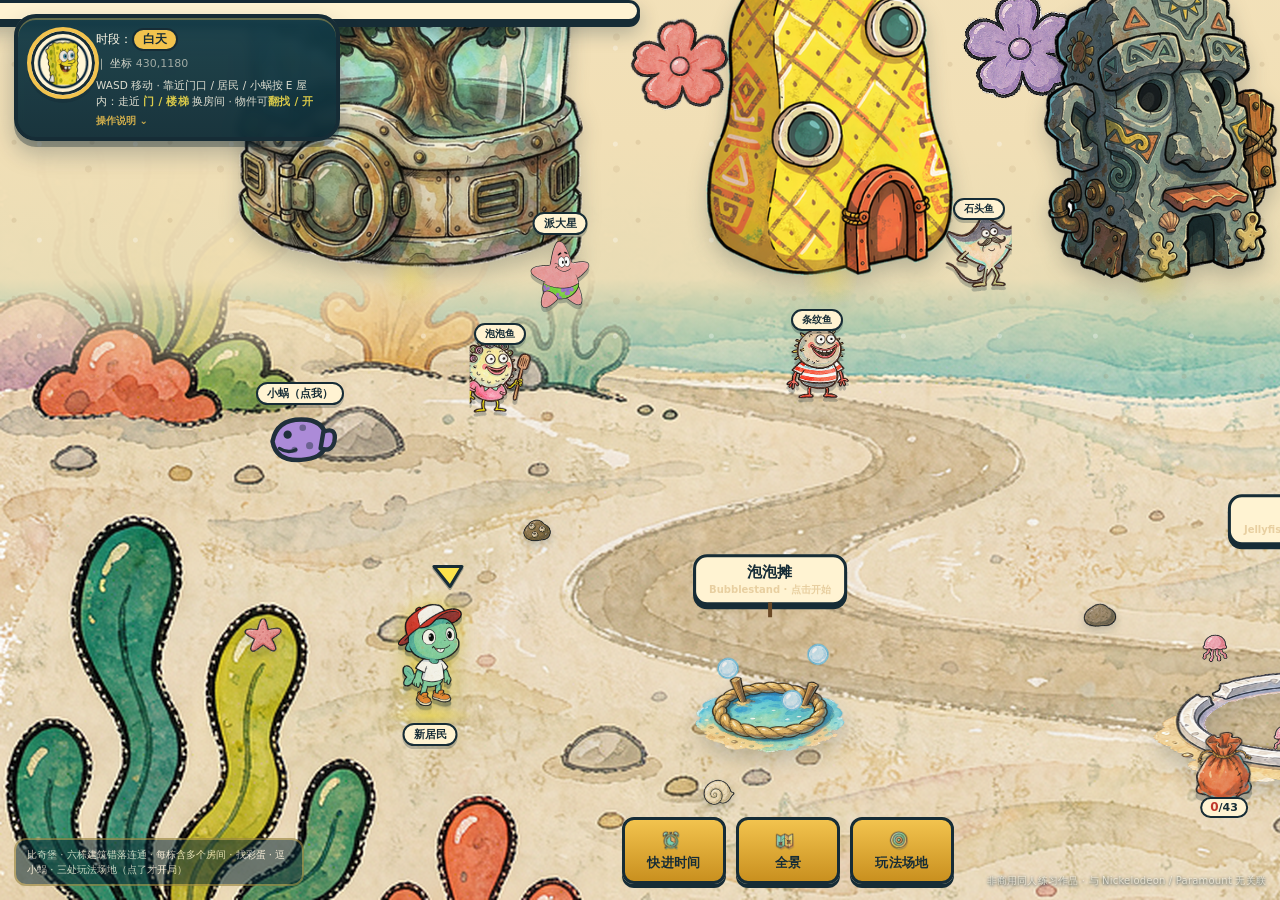
<file: src/index.html>
<!DOCTYPE html>
<html lang="zh-CN">
<head>
<meta charset="UTF-8">
<meta name="viewport" content="width=device-width, initial-scale=1.0, maximum-scale=1.0, user-scalable=no">
<title>比奇堡 · 沉浸 Demo v1.0（三处小玩法场地 · 水母田 / 泡泡摊 / 空手道场）</title>
<style>
  *{box-sizing:border-box;margin:0;padding:0;}
  html,body{height:100%;overflow:hidden;background:#062338;
    font-family:"PingFang SC","Microsoft YaHei",system-ui,sans-serif;
    -webkit-user-select:none;user-select:none;touch-action:none;}
  #viewport{position:fixed;inset:0;overflow:hidden;background:
    radial-gradient(120% 120% at 50% 0%, #1aa3c4 0%, #0B5E86 45%, #062338 100%);}
  /* v4 美术挂载：A-01 为「不含建筑」的纯背景，六栋由 .building 层按坐标叠加。
     原 #ground 不透明沙块会盖住背景下半部；#paths / .deco 与背景自带沙路、
     手绘海草重复，故一律停用（保留 DOM 以免破坏既有引用）。 */
  #world{position:absolute;left:0;top:0;transform:translate(0,0);will-change:transform;
    background-image:url(../assets/world/A-01-world_panorama.png);
    background-size:2600px 1370px;background-position:top left;background-repeat:no-repeat;}
  /* v5：把沙地地平线上移到 y=320，让放大后的六栋建筑站在沙地上而不是漂在海水里。
     下半段渐变到全透明，完整露出 A-01 自带的水彩沙地与 S 形小路。 */
  #ground{position:absolute;left:0;top:280px;width:2600px;height:1090px;
    background:linear-gradient(180deg,
      #f4e3bd 0%,#f1dfb6 30%,rgba(241,223,182,.94) 43%,
      rgba(241,223,182,.42) 49%,rgba(241,223,182,0) 52.5%,transparent 100%);
    border-top:none;pointer-events:none;}
  #ground::before{content:"";position:absolute;left:0;top:0;width:2600px;height:610px;
    background-image:
      radial-gradient(circle at 18% 26%,rgba(150,116,74,.20) 0 2px,transparent 3px),
      radial-gradient(circle at 67% 72%,rgba(150,116,74,.15) 0 3px,transparent 4px),
      radial-gradient(circle at 41% 48%,rgba(255,255,255,.42) 0 2px,transparent 3px);
    background-size:78px 78px,132px 132px,96px 96px;opacity:.75;}
  #paths{display:none;}
  .deco{display:none;}

  .building{position:absolute;background-color:transparent;
    background-repeat:no-repeat;background-size:contain;background-position:center bottom;
    display:flex;align-items:flex-end;justify-content:center;}
  .building .label{position:absolute;top:-26px;left:50%;transform:translateX(-50%);
    background:rgba(6,35,56,.72);color:#fff;font-size:13px;padding:2px 8px;border-radius:8px;white-space:nowrap;}
  .door{position:absolute;width:54px;height:64px;background:transparent;border:none;}

  .actor{position:absolute;width:46px;height:46px;transform:translate(-50%,-100%);
    transition:left 1.4s linear,top 1.4s linear;}
  .actor .disc{position:absolute;left:50%;top:6px;transform:translateX(-50%);
    width:38px;height:38px;border-radius:50%;display:flex;align-items:center;justify-content:center;
    font-size:22px;box-shadow:0 4px 10px rgba(0,0,0,.3);border:2px solid rgba(255,255,255,.7);}
  .actor .nm{position:absolute;top:-18px;left:50%;transform:translateX(-50%);
    font-size:11px;color:#fff;background:rgba(6,35,56,.7);padding:0 5px;border-radius:6px;white-space:nowrap;}
  .actor .bub{position:absolute;bottom:46px;left:50%;transform:translateX(-50%);
    background:#fff;color:#0E1B24;font-size:12px;padding:6px 10px;border-radius:12px;
    width:max-content;min-width:140px;max-width:230px;white-space:normal;text-align:center;
    box-shadow:0 4px 10px rgba(0,0,0,.25);
    opacity:0;transition:opacity .2s;pointer-events:none;z-index:60;}
  .actor .bub:after{content:"";position:absolute;left:50%;bottom:-7px;transform:translateX(-50%);
    border:7px solid transparent;border-top-color:#fff;}
  .actor.show .bub{opacity:1;}
  .actor.bot .disc{opacity:.92;border-style:dashed;}
  .actor.bot .nm{font-size:10px;background:rgba(6,35,56,.5);}

  #player{position:absolute;width:50px;height:50px;transform:translate(-50%,-100%);z-index:50;}
  #player .disc{position:absolute;left:50%;top:6px;transform:translateX(-50%);
    width:42px;height:42px;border-radius:50%;background:#3FD0D8;display:flex;align-items:center;
    justify-content:center;font-size:22px;box-shadow:0 4px 12px rgba(0,0,0,.4);border:3px solid #fff;}
  #player .nm{position:absolute;top:-18px;left:50%;transform:translateX(-50%);font-size:11px;
    color:#062338;background:#fff;padding:0 5px;border-radius:6px;font-weight:700;white-space:nowrap;}

  #hud{position:fixed;left:12px;top:12px;z-index:260;pointer-events:none;color:#fff;font-size:13px;line-height:1.5;
    background:rgba(6,35,56,.6);padding:8px 12px;border-radius:12px;backdrop-filter:blur(4px);max-width:46vw;}
  #hud b{color:#FFD23F;}
  #controls{position:fixed;right:12px;top:12px;z-index:260;display:flex;gap:8px;flex-wrap:wrap;justify-content:flex-end;}
  .btn{background:rgba(255,255,255,.92);color:#062338;border:none;border-radius:10px;
    padding:8px 12px;font-size:13px;font-weight:700;cursor:pointer;box-shadow:0 4px 10px rgba(0,0,0,.2);}
  .btn:active{transform:scale(.95);}
  #prompt{position:fixed;left:50%;bottom:118px;transform:translateX(-50%);z-index:265;pointer-events:none;
    /* v11.4：触屏下提示条写的是「点我进入 X」，那就得真的能点（桌面仍只当装饰） */
    -webkit-tap-highlight-color:transparent;}
  body.touch-ui #prompt{pointer-events:auto;cursor:pointer;}
    background:rgba(255,210,63,.95);color:#062338;padding:10px 18px;border-radius:14px;
    font-weight:700;display:none;box-shadow:0 6px 16px rgba(0,0,0,.3);}
  #toast{position:fixed;left:50%;top:76px;transform:translateX(-50%) translateY(-12px);z-index:375;
    background:rgba(6,35,56,.94);color:#fff;padding:10px 18px;border-radius:12px;font-size:14px;
    opacity:0;transition:opacity .25s,transform .25s;pointer-events:none;box-shadow:0 6px 16px rgba(0,0,0,.3);}
  #toast.on{opacity:1;transform:translateX(-50%) translateY(0);}
  #legend{position:fixed;left:12px;bottom:12px;z-index:260;pointer-events:none;color:#fff;font-size:11px;
    background:rgba(6,35,56,.55);padding:6px 10px;border-radius:10px;line-height:1.5;}

  /* 世界内交互：目标光圈 / 光路 / 物件气泡 / 环境动效 */
  .goal-ring{position:absolute;border-radius:50%;border:3px solid rgba(255,210,63,.9);
    box-shadow:0 0 20px rgba(255,210,63,.65),inset 0 0 14px rgba(255,210,63,.35);
    animation:ringPulse 1.7s ease-in-out infinite;pointer-events:none;z-index:20;}
  @keyframes ringPulse{0%,100%{transform:scale(1);opacity:.95}50%{transform:scale(1.14);opacity:.5}}
  #guideLine{position:absolute;left:0;top:0;width:1200px;height:760px;z-index:4;pointer-events:none;}
  #guideLine path{fill:none;stroke:rgba(255,210,63,.6);stroke-width:5;stroke-linecap:round;
    stroke-dasharray:2 18;animation:dashFlow 1.1s linear infinite;}
  @keyframes dashFlow{to{stroke-dashoffset:-40}}
  .nearTip{position:fixed;transform:translate(-50%,-100%);background:#FFD23F;color:#062338;
    padding:5px 10px;border-radius:11px;font-size:11px;font-weight:800;white-space:nowrap;
    box-shadow:0 5px 12px rgba(0,0,0,.32);pointer-events:none;z-index:270;
    animation:tipFloat 1.5s ease-in-out infinite;-webkit-tap-highlight-color:transparent;}
  body.touch-ui .nearTip{pointer-events:auto;cursor:pointer;}
  .nearTip:after{content:"";position:absolute;bottom:-6px;left:50%;transform:translateX(-50%);
    border:6px solid transparent;border-top-color:#FFD23F;}
  @keyframes tipFloat{0%,100%{transform:translate(-50%,-100%)}50%{transform:translate(-50%,-114%)}}
  .obj.dim{opacity:.6;filter:saturate(.65);}
  .obj.pop{animation:objPop .44s cubic-bezier(.2,1.6,.4,1);}
  @keyframes objPop{0%{transform:scale(1)}45%{transform:scale(1.3) rotate(-4deg)}100%{transform:scale(1)}}
  .spark{position:fixed;pointer-events:none;font-size:15px;z-index:275;
    animation:sparkUp .82s ease-out forwards;}
  @keyframes sparkUp{0%{opacity:1;transform:translate(0,0) scale(.7)}
    100%{opacity:0;transform:translate(var(--dx),-54px) scale(1.3)}}

  #caustic{position:absolute;inset:0;pointer-events:none;z-index:2;border-radius:18px;
    background:linear-gradient(115deg,transparent 30%,rgba(255,255,255,.10) 48%,transparent 66%);
    background-size:250% 100%;animation:cauDrift 9s linear infinite;}
  @keyframes cauDrift{0%{background-position:120% 0}100%{background-position:-120% 0}}
  .amb-bub{position:absolute;border-radius:50%;background:rgba(255,255,255,.16);
    border:1px solid rgba(255,255,255,.35);pointer-events:none;z-index:5;
    animation:bubRise linear infinite;}
  @keyframes bubRise{0%{transform:translateY(0);opacity:0}
    12%{opacity:.7}88%{opacity:.55}100%{transform:translateY(-520px);opacity:0}}
  .steam{position:absolute;pointer-events:none;z-index:6;font-size:16px;opacity:0;
    animation:steamUp 3.2s ease-in-out infinite;}
  @keyframes steamUp{0%{transform:translateY(0) scale(.7);opacity:0}
    30%{opacity:.55}100%{transform:translateY(-46px) scale(1.25);opacity:0}}

  #interior{transition:opacity .4s ease;}
  @keyframes roomIn{from{opacity:0}to{opacity:1}}
  #room.roomIn{animation:roomIn .5s ease both;}
  #focus{background:rgba(6,35,56,.6);backdrop-filter:blur(5px);transition:opacity .35s ease;}
  #focus.zoom .stage{animation:zoomIn .55s cubic-bezier(.2,1.15,.35,1) both;}
  @keyframes zoomIn{from{transform:scale(.55);opacity:0}to{transform:scale(1);opacity:1}}

  #dpad{position:fixed;left:18px;bottom:18px;z-index:260;width:140px;height:140px;
    border-radius:50%;background:rgba(6,35,56,.45);display:none;}
  #dpad .stick{position:absolute;left:50%;top:50%;width:56px;height:56px;border-radius:50%;
    background:rgba(255,255,255,.85);transform:translate(-50%,-50%);box-shadow:0 4px 10px rgba(0,0,0,.3);}
  #dpad .ring{position:absolute;left:50%;top:50%;width:120px;height:120px;border-radius:50%;
    transform:translate(-50%,-50%);border:2px dashed rgba(255,255,255,.3);}

  /* ===== 通用室内房间（6 间共用画布，按主题换肤）===== */
  #interior{position:fixed;inset:0;z-index:200;display:none;background:#0B3a52;overflow:hidden;}
  #interior .topbar{position:absolute;top:0;left:0;right:0;padding:12px 18px;display:flex;
    justify-content:space-between;align-items:center;background:rgba(6,35,56,.55);z-index:80;}
  #interior h2{font-size:19px;color:#fff;}
  /* v4 美术挂载：14 张房间 PNG 铺在 #room 背景层；THEME 色作为底色兜底。
     原 .floor / .wall 的不透明 CSS 菱格砖与木条会盖住新房间图，故停用。 */
  #room{position:absolute;left:0;top:0;width:1200px;height:760px;
    transform:translate(0,0) scale(1);transform-origin:0 0;
    background-size:1200px 760px;background-position:center;background-repeat:no-repeat;
    --w1:#3f7fb5;--w2:#356fa3;--f1:#d8b878;--f2:#b8965a;}
  #room .floor{position:absolute;inset:0;border-radius:18px;
    background:transparent;box-shadow:none;}
  #room .wall{position:absolute;left:0;right:0;top:0;height:118px;border-radius:18px 18px 0 0;
    background:transparent;box-shadow:none;border-bottom:none;}
  .zoneTag{position:absolute;font-size:12px;font-weight:700;color:#fff;
    background:rgba(6,35,56,.5);padding:3px 10px;border-radius:8px;z-index:2;pointer-events:none;}
  .counterBar{position:absolute;height:56px;border-radius:8px;
    background:linear-gradient(#b5793f,#8a5a2c);border:4px solid #6b4420;
    box-shadow:0 8px 16px rgba(0,0,0,.3);z-index:3;}
  .archDoor{position:absolute;border-radius:40px 40px 0 0;
    background:#123a52;border:6px solid #d8e6ee;z-index:2;}
  .archDoor span{position:absolute;left:50%;top:50%;transform:translate(-50%,-50%);
    writing-mode:vertical-rl;font-size:12px;color:#cfe6f2;}
  .table{position:absolute;width:76px;height:76px;border-radius:50%;
    background:repeating-conic-gradient(#e74c3c 0 25%, #fff 0 50%) 50% / 22px 22px;
    border:3px solid #fff;box-shadow:0 5px 10px rgba(0,0,0,.25);}
  .rug{position:absolute;border-radius:14px;background:
    repeating-linear-gradient(45deg,rgba(231,76,60,.55) 0 18px,rgba(255,255,255,.35) 18px 36px);
    border:4px solid rgba(255,255,255,.5);z-index:1;}
  .shelf{position:absolute;border-radius:6px;background:linear-gradient(#8a5a2c,#6b4420);
    border:3px solid #4d3016;z-index:2;}

  /* 可点物件 */
  .obj{position:absolute;z-index:30;pointer-events:auto;cursor:pointer;display:flex;flex-direction:column;
    align-items:center;justify-content:center;gap:2px;border-radius:10px;
    background:rgba(255,255,255,.14);border:2px solid rgba(255,255,255,.35);
    box-shadow:0 4px 9px rgba(0,0,0,.28);transition:transform .15s,box-shadow .15s,border-color .15s;}
  .obj:hover{transform:translateY(-3px) scale(1.06);border-color:#FFD23F;
    box-shadow:0 8px 18px rgba(0,0,0,.4),0 0 0 3px rgba(255,210,63,.45);}
  .obj .ic{font-size:24px;line-height:1;}
  .obj .tx{font-size:10px;color:#fff;background:rgba(6,35,56,.65);padding:0 5px;border-radius:5px;white-space:nowrap;}
  .obj.active{border-color:#FFD23F;box-shadow:0 0 0 3px rgba(255,210,63,.6),0 6px 14px rgba(0,0,0,.4);}
  .obj.ready{animation:pulse 1.1s infinite;}
  @keyframes pulse{0%,100%{box-shadow:0 0 0 3px rgba(255,210,63,.6),0 6px 14px rgba(0,0,0,.4);}
    50%{box-shadow:0 0 0 9px rgba(255,210,63,.15),0 6px 14px rgba(0,0,0,.4);}}

  /* 可坐家具（v0.7 新增；v10 改手绘木凳立绘，不再用 CSS 圆点） */
  .seat{position:absolute;z-index:32;width:56px;height:58px;
    cursor:pointer;pointer-events:auto;transition:transform .16s,filter .16s;}
  .seat .seatArt{display:block;width:100%;height:100%;object-fit:contain;
    object-position:50% 100%;pointer-events:none;
    filter:drop-shadow(0 5px 5px rgba(22,44,54,.32));}
  .seat:hover{transform:translateY(-4px) scale(1.08);}
  .seat:hover .seatArt{filter:drop-shadow(0 0 9px rgba(255,210,63,.95)) drop-shadow(0 6px 6px rgba(22,44,54,.35));}
  .seat.occupied{filter:drop-shadow(0 0 10px rgba(255,210,63,.95));}
  #iplayer{position:absolute;width:48px;height:48px;transform:translate(-50%,-100%);z-index:40;
    transition:left .28s ease,top .28s ease;}
  #iplayer .disc{position:absolute;left:50%;top:6px;transform:translateX(-50%);
    width:40px;height:40px;border-radius:50%;background:#3FD0D8;display:flex;align-items:center;
    justify-content:center;font-size:20px;box-shadow:0 4px 12px rgba(0,0,0,.4);border:3px solid #fff;
    transition:transform .28s ease;}
  #iplayer.sitting .disc{transform:translateX(-50%) scale(.82) translateY(7px);}
  #iplayer.sitting:after{content:"🪑";position:absolute;left:50%;bottom:-2px;transform:translateX(-50%);font-size:16px;}

  /* 号码屏 / 制作进度 */
  #ticketNr{position:absolute;left:250px;top:150px;font-size:14px;font-weight:700;color:#062338;
    background:#fff;padding:6px 12px;border-radius:10px;z-index:2000;box-shadow:0 4px 10px rgba(0,0,0,.25);
    min-width:236px;text-align:center;}
  #ticketNr b{color:#c0392b;}
  #ticketNr.rolling{background:#FFF3C4;}
  #ticketNr.rolling b{display:inline-block;animation:nrRoll .11s linear infinite;}
  @keyframes nrRoll{0%{transform:translateY(-7px);opacity:.25;filter:blur(1px)}
    100%{transform:translateY(7px);opacity:1;filter:blur(0)}}
  #makeBar{position:absolute;left:250px;top:196px;width:270px;height:16px;border-radius:10px;
    background:rgba(6,35,56,.5);z-index:2000;display:none;overflow:hidden;}
  #makeFill{height:100%;width:0;background:linear-gradient(90deg,#FFD23F,#ff8c42);transition:width .2s;}
  #makeTxt{position:absolute;left:250px;top:216px;font-size:12px;color:#fff;z-index:2000;display:none;
    text-shadow:0 1px 3px rgba(0,0,0,.6);}
  #burgerReady{position:absolute;left:790px;top:246px;width:82px;height:70px;display:none;
    z-index:35;cursor:pointer;flex-direction:column;align-items:center;justify-content:center;
    border-radius:12px;background:rgba(255,210,63,.3);border:3px solid #FFD23F;
    box-shadow:0 0 18px rgba(255,210,63,.7);animation:pulse 1.1s infinite;}
  #burgerReady .ic{font-size:34px;}
  #burgerReady .tx{font-size:10px;color:#fff;background:rgba(6,35,56,.7);padding:0 5px;border-radius:5px;}
  /* 非交互装饰层一律点击穿透 */
  #room .floor,#room .wall,#room .zoneTag,#room .counterBar,#room .archDoor,
  #room .table,#room .rug,#room .shelf,#room .actor,#iplayer,
  #ticketNr,#makeBar,#makeTxt,#makeFill,#roomFx{pointer-events:none;}
  #objLayer,#seatLayer,#roomNpcs,#roomDecor{pointer-events:none;}
  #room .obj,#room .seat,#burgerReady,#photoSpot{pointer-events:auto;}

  /* ===== v0.7.1 场景内出口门（六间房共用，右下角） ===== */
  #exitDoor{position:absolute;left:1030px;top:565px;width:112px;height:172px;
    z-index:34;pointer-events:auto;cursor:pointer;border-radius:14px 14px 6px 6px;
    background:linear-gradient(160deg,#2c6280,#123a52);border:7px solid #FFD23F;
    box-shadow:0 0 0 3px rgba(6,35,56,.55),0 0 20px rgba(255,210,63,.55),inset 0 -26px 34px rgba(0,0,0,.38);
    display:flex;flex-direction:column;align-items:center;justify-content:center;gap:7px;
    animation:doorGlow 2.2s ease-in-out infinite;transition:transform .18s;}
  #exitDoor:hover{transform:translateY(-4px) scale(1.03);}
  @keyframes doorGlow{
    0%,100%{box-shadow:0 0 0 3px rgba(6,35,56,.55),0 0 15px rgba(255,210,63,.45),inset 0 -26px 34px rgba(0,0,0,.38)}
    50%{box-shadow:0 0 0 3px rgba(6,35,56,.55),0 0 32px rgba(255,210,63,.9),inset 0 -26px 34px rgba(0,0,0,.38)}}
  /* v10：出口门换手绘门立绘（E-13-door_front），不再用 CSS 画拱形门框 */
  #exitDoor .dIc{width:64px;height:64px;position:relative;}
  #exitDoor .dIc img{display:block;width:100%;height:100%;object-fit:contain;
    object-position:50% 100%;filter:drop-shadow(0 4px 4px rgba(22,44,54,.35));}
  #exitDoor .dTx{font-size:13px;font-weight:800;color:#062338;background:#FFD23F;
    padding:4px 10px;border-radius:9px;white-space:nowrap;}
  #exitDoor .dSub{font-size:10px;color:#cfe6f2;white-space:nowrap;}

  /* 进室内：世界层 HUD 让位，顶栏独占屏幕顶部，避免盖住「离开」 */
  body.in-room #hud,body.in-room #controls,body.in-room #legend{display:none;}
  #interior .topbar .roomHint{flex:1;text-align:center;font-size:11px;color:#cfe6f2;opacity:.9;
    margin:0 14px;line-height:1.4;}
  #interior .topbar .barBtns{display:flex;gap:8px;flex-shrink:0;}
  @media (max-width:820px){#interior .topbar .roomHint{display:none;}}

  /* 莉娜式点单条 */
  #questHud{position:fixed;right:12px;top:64px;z-index:260;width:212px;display:none;pointer-events:none;
    background:linear-gradient(#fff8e6,#f0ddb4);border:1px solid #c9ae78;border-radius:4px;
    padding:13px 14px 14px;color:#5a4322;box-shadow:0 8px 20px rgba(0,0,0,.35);transform:rotate(1.1deg);}
  #questHud:before{content:"";position:absolute;left:50%;top:-9px;
    transform:translateX(-50%) rotate(-3deg);width:54px;height:16px;
    background:rgba(255,210,63,.55);border:1px solid rgba(180,150,90,.5);}
  #questHud h3{font-size:14px;margin-bottom:8px;color:#8a6530;border-bottom:1px dashed #c9ae78;padding-bottom:6px;}
  #saveReset{pointer-events:auto;display:block;width:100%;margin-top:9px;padding:5px 0;
    font:inherit;font-size:10.5px;font-weight:700;color:#8a6530;cursor:pointer;
    background:rgba(255,255,255,.5);border:1px dashed #c9ae78;border-radius:6px;}
  #saveReset:hover{background:#ffe9b8;color:#6d4c1c;}
  #questHud .qi{font-size:12px;line-height:1.9;display:flex;align-items:center;gap:7px;}
  #questHud .dot{width:15px;height:15px;border-radius:50%;border:2px solid #b89a68;
    display:inline-flex;align-items:center;justify-content:center;font-size:10px;flex:none;}
  #questHud .done .dot{background:#5fbf5f;border-color:#5fbf5f;}
  #questHud .now{color:#b26a12;font-weight:700;}
  #questHud .hint{margin-top:8px;font-size:10.5px;opacity:.85;line-height:1.5;color:#7a6038;}
  @media (max-width:820px){
    #questHud{top:auto;bottom:120px;right:8px;width:180px;padding:9px 10px;}
    #questHud .qi{font-size:11px;line-height:1.7;}
    #objTip .card{width:270px;}
  }
  #photoSpot{position:absolute;left:50%;bottom:16px;transform:translateX(-50%);
    width:120px;height:120px;border-radius:50%;border:3px dashed #FFD23F;z-index:6;
    display:flex;align-items:center;justify-content:center;font-size:13px;color:#062338;
    background:rgba(255,210,63,.25);font-weight:700;text-align:center;cursor:pointer;}

  /* 物品检视小卡 */
  #objTip{position:fixed;inset:0;z-index:310;display:none;background:rgba(6,35,56,.6);
    backdrop-filter:blur(3px);align-items:center;justify-content:center;}
  #objTip .card{width:300px;background:#fff;color:#062338;border-radius:16px;padding:20px 22px;
    box-shadow:0 12px 34px rgba(0,0,0,.4);text-align:center;}
  #objTip .card .big{font-size:44px;margin-bottom:8px;}
  #objTip .card h3{font-size:17px;margin-bottom:8px;}
  #objTip .card p{font-size:13px;line-height:1.7;color:#444;}
  #objTip .card .secret{margin-top:10px;font-size:12px;color:#b8860b;background:#fff8e1;
    padding:8px 10px;border-radius:8px;display:none;}
  #objTip .card .secret.on{display:block;}

  /* ===== 橙光式分支对话面板（v0.7 新增）===== */
  #dlg{position:fixed;left:50%;bottom:26px;transform:translateX(-50%);z-index:360;
    width:min(680px,92vw);display:none;align-items:flex-end;gap:12px;}
  #dlg .portrait{width:88px;height:88px;flex:none;border-radius:50%;
    display:flex;align-items:center;justify-content:center;font-size:46px;
    background:#fff;border:4px solid #FFD23F;box-shadow:0 0 0 6px rgba(255,210,63,.25),0 8px 20px rgba(0,0,0,.4);}
  #dlg .box{flex:1;background:rgba(9,32,48,.94);border:2px solid rgba(255,210,63,.55);
    border-radius:16px;padding:14px 16px 15px;box-shadow:0 10px 30px rgba(0,0,0,.45);color:#fff;}
  #dlg .who{font-size:13px;font-weight:800;color:#FFD23F;margin-bottom:7px;letter-spacing:1px;}
  #dlg .who small{color:#9fc6d8;font-weight:400;margin-left:8px;letter-spacing:0;}
  #dlg .text{font-size:15px;line-height:1.75;min-height:50px;margin-bottom:12px;}
  #dlg .opts{display:flex;flex-direction:column;gap:7px;}
  #dlg .opt{text-align:left;background:rgba(255,255,255,.09);color:#fff;border:1px solid rgba(255,255,255,.25);
    border-radius:10px;padding:9px 12px;font-size:13.5px;cursor:pointer;line-height:1.5;
    transition:background .15s,border-color .15s,transform .12s;}
  #dlg .opt:hover{background:rgba(255,210,63,.22);border-color:#FFD23F;transform:translateX(4px);}
  #dlg .opt .k{display:inline-block;width:19px;height:19px;line-height:19px;text-align:center;
    border-radius:5px;background:rgba(255,210,63,.3);color:#FFD23F;font-size:11px;font-weight:800;margin-right:8px;}
  #dlg .opt.end{background:rgba(255,210,63,.9);color:#062338;font-weight:800;border-color:#FFD23F;text-align:center;}
  #dlg .opt.end:hover{background:#FFE07A;transform:none;}
  #dlg .fx{margin-top:9px;font-size:11.5px;color:#FFDCA0;min-height:0;}
  /* v11.4：对话右上角常驻 ✕——手机没有 ESC，中途想走随时能走 */
  #dlg .box{position:relative;}
  #dlgClose{position:absolute;right:8px;top:8px;width:30px;height:30px;border-radius:50%;
    border:2px solid rgba(255,255,255,.4);background:rgba(255,255,255,.12);color:#fff;
    font-size:14px;line-height:1;cursor:pointer;-webkit-appearance:none;appearance:none;
    -webkit-tap-highlight-color:transparent;}
  #dlgClose:active{transform:scale(.9);background:rgba(255,255,255,.25);}
  @media (max-width:640px){
    #dlg{bottom:12px;gap:8px;}
    #dlg .portrait{width:58px;height:58px;font-size:30px;border-width:3px;}
    #dlg .box{padding:10px 12px;}
    #dlg .text{font-size:13.5px;min-height:42px;}
    #dlg .opt{font-size:12.5px;padding:8px 10px;}
  }

  /* ===== 聚焦检视（放大 / 旋转 / 咬 / 隐藏彩蛋）===== */
  #focus{position:fixed;inset:0;z-index:330;display:none;background:rgba(6,35,56,.86);
    backdrop-filter:blur(8px);color:#fff;flex-direction:column;align-items:center;justify-content:center;}
  #focus .stage{width:440px;height:380px;perspective:1000px;margin-bottom:6px;position:relative;
    display:flex;align-items:center;justify-content:center;}
  #focus .stage:before{content:"";position:absolute;left:50%;top:50%;width:470px;height:470px;
    transform:translate(-50%,-50%);border-radius:50%;pointer-events:none;
    background:radial-gradient(circle,rgba(255,240,200,.20),rgba(255,240,200,0) 62%);}
  #burgerClip{width:340px;height:340px;position:relative;}
  #focusBurger{position:relative;width:340px;height:340px;margin:0 auto;transform-style:preserve-3d;
    transform:rotateX(15deg) rotateY(-25deg);will-change:transform;
    animation:focusFloat 3.4s ease-in-out infinite;}
  @keyframes focusFloat{0%,100%{margin-top:0}50%{margin-top:-9px}}
  #bbBurgerImg{display:block;width:100%;height:100%;object-fit:contain;
    filter:drop-shadow(0 18px 20px rgba(0,0,0,.5)) drop-shadow(0 0 1px rgba(0,0,0,.35));
    transition:opacity .16s;}
  #crumbLayer{position:fixed;inset:0;pointer-events:none;z-index:335;}
  .crumb{position:absolute;width:8px;height:8px;border-radius:2px;background:#F2B84B;}
  #secretSauce{display:none;text-align:center;}
  #secretSauce .pool img{display:block;width:250px;height:auto;
    filter:drop-shadow(0 8px 14px rgba(0,0,0,.45));
    animation:sauceGlow 2.2s ease-in-out infinite;}
  @keyframes sauceGlow{0%,100%{filter:drop-shadow(0 8px 14px rgba(0,0,0,.45)) brightness(1)}
    50%{filter:drop-shadow(0 0 18px rgba(255,120,190,.85)) brightness(1.08)}}
  #secretSauce p{font-size:13.5px;line-height:1.75;margin-top:10px;max-width:420px;}
  #focusInfo{max-width:440px;text-align:center;font-size:14px;line-height:1.7;margin:6px 16px;}
  #focusOps{font-size:11px;opacity:.75;margin-bottom:8px;text-align:center;}
  #focusBtns{display:flex;gap:10px;margin-top:12px;flex-wrap:wrap;justify-content:center;}
  #focusBtns .btn:disabled{opacity:.45;filter:grayscale(.55);cursor:not-allowed;transform:none;}
  #photo{position:fixed;inset:0;z-index:340;display:none;background:rgba(6,35,56,.92);
    align-items:center;justify-content:center;flex-direction:column;gap:14px;color:#fff;}
  #photo .card{background:#fff;color:#062338;padding:20px 26px;border-radius:16px;text-align:center;
    box-shadow:0 10px 30px rgba(0,0,0,.4);}
  #photo .card .row{font-size:40px;letter-spacing:6px;margin:8px 0;}
  #photo .card .cap{font-size:13px;color:#555;}

  /* ===== v0.8 房间图：门 / 楼梯连接点 ===== */
  #portalLayer{position:absolute;inset:0;pointer-events:none;z-index:33;}
  /* v10：门牌不再用「CSS 渐变色块 + SVG 门图标」，改成手绘门立绘（E-13-*） */
  .portal{position:absolute;width:104px;height:118px;pointer-events:auto;cursor:pointer;
    display:block;transition:transform .16s,filter .16s;}
  .portal .pArt{position:absolute;left:0;top:0;width:104px;height:104px;
    object-fit:contain;object-position:50% 100%;pointer-events:none;
    filter:drop-shadow(0 6px 6px rgba(22,44,54,.34));}
  .portal:hover{transform:translateY(-5px) scale(1.06);}
  .portal:hover .pArt{filter:drop-shadow(0 0 10px rgba(255,210,63,.95)) drop-shadow(0 8px 8px rgba(22,44,54,.4));}
  @keyframes portalGlow{0%,100%{filter:brightness(1)}50%{filter:brightness(1.25)}}
  .portal .pIc{display:none;}
  .portal .pTx{position:absolute;left:50%;bottom:0;transform:translateX(-50%);
    font-size:11px;font-weight:800;color:var(--ink);background:var(--banana);padding:3px 8px;
    border:2px solid var(--ink);border-radius:999px;white-space:nowrap;
    box-shadow:0 3px 0 rgba(22,44,54,.3);}
  .portal.stair .pTx{background:#fff2c4;}
  .portal.ready{outline:3px solid #fff;outline-offset:2px;}

  /* 顶栏房间 / 楼层导航（指示器 + 无障碍辅助；主通道仍是场景内门/楼梯） */
  #roomNav{flex:1;display:flex;align-items:center;gap:6px;margin:0 12px;overflow-x:auto;
    scrollbar-width:none;white-space:nowrap;}
  #roomNav::-webkit-scrollbar{display:none;}
  #roomNav .navLabel{font-size:11px;color:#cfe6f2;opacity:.85;flex:none;}
  #roomNav .navChip{font-size:11px;padding:4px 9px;border-radius:9px;border:1px solid rgba(255,255,255,.3);
    background:rgba(255,255,255,.1);color:#fff;cursor:pointer;flex:none;font-weight:700;}
  #roomNav .navChip.on{background:#FFD23F;color:#062338;border-color:#FFD23F;}
  @media (max-width:820px){#roomNav{display:none;}}

  /* 彩蛋计数按钮（世界/室内常驻） */
  #colBtn{position:fixed;right:12px;bottom:12px;z-index:400;cursor:pointer;pointer-events:auto;
    background:linear-gradient(#fff8e6,#f0ddb4);color:#5a4322;border:1px solid #c9ae78;
    border-radius:12px;padding:8px 13px;font-size:13px;font-weight:800;
    box-shadow:0 5px 14px rgba(0,0,0,.35);}
  #colBtn b{color:#c0392b;font-size:15px;}
  #colBtn:active{transform:scale(.95);}

  /* 物件交互态 */
  .obj.on{border-color:#7fe3ff;box-shadow:0 0 0 3px rgba(127,227,255,.55),0 0 16px rgba(127,227,255,.5);}
  .obj.taken{opacity:.32;filter:grayscale(.85);}
  .obj.kind-rummage:before,.obj.kind-toggle:before,.obj.kind-spin:before,
  .obj.kind-collect:before,.obj.kind-egg:before{content:"✦";position:absolute;right:-6px;top:-8px;
    font-size:13px;color:#FFD23F;text-shadow:0 1px 3px rgba(0,0,0,.6);}

  /* 通用模态（翻找 / 旋转 / 藏品册） */
  #rummage,#spin,#collection{position:fixed;inset:0;z-index:355;display:none;
    background:rgba(6,35,56,.72);backdrop-filter:blur(5px);align-items:center;justify-content:center;}
  #rummage .card,#spin .card,#collection .card{background:#fff;color:#062338;border-radius:18px;
    padding:20px 22px;box-shadow:0 14px 40px rgba(0,0,0,.45);text-align:center;max-width:92vw;}
  #collection .card.wide{width:min(680px,94vw);max-height:86vh;overflow:auto;}
  #rummage .card,#spin .card{width:min(430px,92vw);}
  #rummage h3,#spin h3,#collection h3{font-size:18px;margin-bottom:6px;}
  #rummage .sub,#spin .sub{font-size:12px;color:#777;margin-bottom:14px;line-height:1.6;}
  #rumGrid{display:grid;grid-template-columns:repeat(2,1fr);gap:10px;margin-bottom:6px;}
  #rumGrid .slot{min-height:86px;border-radius:12px;border:2px dashed #c9ae78;background:#fff8e6;
    cursor:pointer;padding:9px 8px;display:flex;flex-direction:column;align-items:center;justify-content:center;
    transition:transform .14s,background .14s,border-color .14s;}
  #rumGrid .slot:hover{transform:translateY(-3px);border-color:#e0a93b;}
  #rumGrid .slot.opened{border-style:solid;background:#f3f7fb;border-color:#7fb0cc;}
  #rumGrid .slot.deep{border-color:#FFD23F;background:#fffbe8;animation:pulse 1.2s infinite;}
  #rumGrid .sIc{font-size:26px;line-height:1.2;}
  #rumGrid .sTx{font-size:13px;font-weight:800;margin-top:3px;}
  #rumGrid .sDs{font-size:10.5px;color:#888;margin-top:3px;line-height:1.45;}
  .spinStage{perspective:900px;height:190px;display:flex;align-items:center;justify-content:center;margin:8px 0;}
  #spinCard{width:150px;height:170px;position:relative;transform-style:preserve-3d;
    transition:transform .6s cubic-bezier(.2,.9,.3,1);cursor:pointer;}
  #spinCard.flipped{transform:rotateY(180deg);}
  #spinCard .spFace{position:absolute;inset:0;backface-visibility:hidden;border-radius:16px;
    display:flex;flex-direction:column;align-items:center;justify-content:center;padding:14px;
    border:3px solid #e0a93b;box-shadow:0 8px 20px rgba(0,0,0,.2);}
  #spinCard .front{background:linear-gradient(#fff3cd,#ffe1a0);font-size:70px;}
  #spinCard .back{background:linear-gradient(#e8f4fb,#cfe6f2);transform:rotateY(180deg);}
  #spinCard .bkTx{font-size:12.5px;line-height:1.65;color:#0E1B24;font-weight:600;}
  #spinCard .bkHint{font-size:11px;color:#b26a12;margin-top:8px;}
  .rowBtns{display:flex;gap:9px;justify-content:center;flex-wrap:wrap;}
  #colGrid{display:grid;grid-template-columns:repeat(auto-fill,minmax(96px,1fr));gap:10px;margin:12px 0 6px;}
  #colGrid .colItem{border-radius:12px;border:2px dashed #d6d6d6;background:#f7f7f7;
    padding:10px 6px;min-height:92px;display:flex;flex-direction:column;align-items:center;gap:3px;}
  #colGrid .colItem.got{border-style:solid;border-color:#e0a93b;background:#fff8e6;}
  #colGrid .cIc{font-size:24px;width:34px;height:34px;border-radius:50%;
    display:flex;align-items:center;justify-content:center;background:rgba(224,169,59,.16);
    border:1px solid rgba(224,169,59,.35);}
  #colGrid .cTx{font-size:11px;font-weight:800;line-height:1.3;}
  #colGrid .cDs{font-size:9.5px;color:#888;line-height:1.4;}
  @media (max-width:640px){#rumGrid{grid-template-columns:repeat(2,1fr);}#spinCard{width:120px;height:150px;}}

  /* ===== v0.9：捉水母（打地鼠式）+ 鱼网光标 + 小蜗 ===== */
  body.net-mode #world,body.net-mode #world *,body.net-mode #jellyLayer,body.net-mode .jelly{
    cursor:url("data:image/svg+xml,%3Csvg xmlns='http://www.w3.org/2000/svg' width='32' height='32'%3E%3Ccircle cx='14' cy='12' r='9' fill='%23ffffff' fill-opacity='.2' stroke='%23FFD23F' stroke-width='2'/%3E%3Cpath d='M5 12h18M14 3v18M7 6l14 12M21 6L7 18' stroke='%23FFD23F' stroke-width='1' opacity='.8'/%3E%3Cpath d='M22 19l7 10' stroke='%23CAA86A' stroke-width='3' stroke-linecap='round'/%3E%3C/svg%3E") 14 12,crosshair !important;}
  #jellyLayer{position:fixed;inset:0;z-index:300;pointer-events:none;}
  .jelly{position:absolute;width:72px;height:82px;pointer-events:auto;transform:translate(-50%,-100%);
    animation:jellyPop .34s cubic-bezier(.2,1.3,.4,1) both;}
  @keyframes jellyPop{from{opacity:0;transform:translate(-50%,-40%) scale(.35)}
    to{opacity:1;transform:translate(-50%,-100%) scale(1)}}
  .jelly .hole{position:absolute;left:6px;bottom:0;width:60px;height:12px;border-radius:50%;
    background:rgba(6,35,56,.35);}
  .jelly .body{position:absolute;left:0;bottom:8px;width:72px;height:70px;
    animation:jellyBob 1.5s ease-in-out infinite;}
  @keyframes jellyBob{0%,100%{transform:translateY(0) rotate(-3deg)}50%{transform:translateY(-7px) rotate(3deg)}}
  .jelly .cap{position:absolute;left:8px;top:0;width:56px;height:42px;border-radius:50% 50% 38% 38%;
    background:var(--jc);box-shadow:inset -6px -8px 0 rgba(6,35,56,.16),0 0 18px var(--jg);
    border:2px solid rgba(255,255,255,.75);}
  .jelly .eye{position:absolute;top:16px;width:6px;height:6px;border-radius:50%;background:#062338;}
  .jelly .eye.l{left:22px}.jelly .eye.r{right:22px}
  .jelly .tent{position:absolute;top:40px;width:5px;height:26px;border-radius:0 0 4px 4px;
    background:var(--jc);opacity:.9;transform-origin:top center;animation:tentSway 1.1s ease-in-out infinite;}
  .jelly .t1{left:16px}.jelly .t2{left:30px;animation-delay:.15s}
  .jelly .t3{left:44px;animation-delay:.3s}.jelly .t4{left:56px;animation-delay:.45s}
  @keyframes tentSway{0%,100%{transform:rotate(-8deg)}50%{transform:rotate(8deg)}}
  .jelly .tag{position:absolute;left:50%;top:-16px;transform:translateX(-50%);font-size:10px;
    color:#fff;background:rgba(6,35,56,.8);padding:1px 6px;border-radius:6px;white-space:nowrap;}
  .jelly.j-pink{--jc:#FF8FC7;--jg:rgba(255,143,199,.55)}
  .jelly.j-blue{--jc:#5BC8FF;--jg:rgba(91,200,255,.7)}
  .jelly.j-gold{--jc:#FFD23F;--jg:rgba(255,210,63,.85)}
  .jelly.j-blue .cap{box-shadow:inset -6px -8px 0 rgba(6,35,56,.16),0 0 22px #5BC8FF,0 0 6px #fff;}
  .jelly.gone{animation:jellyGone .28s ease-in both;pointer-events:none;}
  @keyframes jellyGone{to{opacity:0;transform:translate(-50%,-30%) scale(.3)}}
  .jelly.caught{animation:jellyCaught .34s ease-out both;pointer-events:none;}
  @keyframes jellyCaught{to{opacity:0;transform:translate(-50%,-100%) scale(1.6)}}
  .netSwing{position:fixed;width:76px;height:76px;border:3px solid #FFD23F;border-radius:50%;
    pointer-events:none;z-index:306;animation:netSwing .45s ease-out both;}
  @keyframes netSwing{from{opacity:.9;transform:translate(-50%,-50%) scale(.3)}
    to{opacity:0;transform:translate(-50%,-50%) scale(1.25)}}
  .jellyScore{position:fixed;z-index:305;font-weight:800;font-size:19px;pointer-events:none;
    color:#FFD23F;text-shadow:0 2px 6px rgba(6,35,56,.9);animation:scoreUp .8s ease-out both;}
  @keyframes scoreUp{to{opacity:0;transform:translateY(-46px)}}
  body.stung #viewport{animation:stungFlash .35s ease-out;}
  @keyframes stungFlash{0%,100%{filter:none}50%{filter:brightness(1.5) hue-rotate(20deg)}}
  #jellyHud{position:fixed;right:12px;bottom:58px;z-index:308;pointer-events:none;
    background:rgba(6,35,56,.72);color:#fff;font-size:12px;line-height:1.6;
    padding:7px 11px;border-radius:10px;backdrop-filter:blur(4px);}
  #jellyHud b{color:#FFD23F;font-size:15px;}
  #garyWorld{cursor:pointer;z-index:52;}
  #garyWorld .disc{background:#CAA86A;color:#062338;font-weight:800;font-size:16px;}
  body.in-room #jellyHud,body.in-room #jellyLayer{display:none;}

  /* ============ v1.0：三处玩法场地 + 小游戏会话 UI ============ */
  .playspot{position:absolute;width:0;height:0;z-index:30;cursor:pointer;}
  .playspot .psArea{position:absolute;left:0;top:0;transform:translate(-50%,-50%);
    pointer-events:auto;transition:transform .25s,filter .25s;}
  /* v10：场地本体换成手绘贴片（E-12-playfield_rope/chalk/plank），
     CSS 不再画虚线框与渐变地面 */
  .playspot.ps-jelly .psArea,.playspot.ps-bubble .psArea,.playspot.ps-karate .psArea{
    border:0 none;box-shadow:none;background:none;}
  .playspot .psSign{position:absolute;left:0;transform:translate(-50%,-100%);
    background:#6b4a26;color:#FFE9B8;border:2px solid #CAA86A;border-radius:11px;
    padding:5px 13px;font-size:15px;font-weight:800;white-space:nowrap;text-align:center;
    line-height:1.35;box-shadow:0 5px 12px rgba(0,0,0,.38);pointer-events:auto;
    transition:background .2s,color .2s;}
  .playspot .psSign small{display:block;font-size:10px;font-weight:600;color:#E8CFA0;margin-top:1px;}
  .playspot .psSign:after{content:"";position:absolute;left:50%;bottom:-15px;width:4px;height:15px;
    background:#6b4a26;transform:translateX(-50%);}
  .playspot .psRing{position:absolute;left:0;top:0;transform:translate(-50%,-50%);
    border:4px solid rgba(255,210,63,.9);display:none;pointer-events:none;
    box-shadow:0 0 26px rgba(255,210,63,.75),inset 0 0 22px rgba(255,210,63,.35);
    animation:psRingPulse 1.7s ease-in-out infinite;}
  @keyframes psRingPulse{0%,100%{transform:translate(-50%,-50%) scale(1);opacity:.95}
    50%{transform:translate(-50%,-50%) scale(1.08);opacity:.6}}
  .playspot.ps-bubble .psRing{border-radius:30px;}
  .playspot.ps-jelly .psRing,.playspot.ps-karate .psRing{border-radius:50%;}
  .playspot.near .psRing,.playspot.playing .psRing,.playspot.guide .psRing{display:block;}
  .playspot.near .psArea{transform:translate(-50%,-50%) scale(1.06);}
  .playspot.near .psSign,.playspot.playing .psSign,.playspot.guide .psSign{background:#8a5f2c;color:#fff;border-color:#FFD23F;}
  /* v10：场地里的提示小物（水母/泡泡/木桩）也换成立绘，不再用 CSS 拼图形 */
  .psDot{position:absolute;transform:translate(-50%,-50%);pointer-events:none;
    animation:psDotBob 2.4s ease-in-out infinite;}
  .psDot img{display:block;width:100%;height:100%;object-fit:contain;}
  .psDot-j{width:34px;height:38px;}
  .psDot-b{width:26px;height:26px;}
  .psDot-k{width:34px;height:44px;}
  @keyframes psDotBob{0%,100%{transform:translate(-50%,-50%)}50%{transform:translate(-50%,-58%)}}

  /* 进入玩法的视口氛围（很淡，只做感知，不遮挡） */
  body.mg-jelly #viewport:after,body.mg-bubble #viewport:after,body.mg-karate #viewport:after{
    content:"";position:absolute;inset:0;pointer-events:none;z-index:1;}
  body.mg-jelly #viewport:after{box-shadow:inset 0 0 130px rgba(126,211,160,.30);}
  body.mg-bubble #viewport:after{box-shadow:inset 0 0 130px rgba(140,205,255,.28);}
  body.mg-karate #viewport:after{box-shadow:inset 0 0 130px rgba(226,172,92,.28);}

  /* 会话 UI 默认全隐藏，由 body class 精确放行 */
  .mgUI{display:none;}
  body.in-room .mgUI,body.in-room #mgBanner,body.in-room #jellyHud{display:none !important;}
  #jellyHud{display:none;}
  body.mg-active.mg-jelly #jellyHud{display:block;}
  body.mg-active #mgHud.mgUI,body.mg-active #mgExit.mgUI{display:block;}
  body.mg-active #toast{top:126px;}
  /* v11.5：进小游戏后，世界导航 chrome 一律隐身，避免它们压在水母层之上、
     挡掉点击（手机端底部按钮栏 / 左下摇杆最容易盖住飘到下方的电水母） */
  body.mg-active #hud,body.mg-active #controls,body.mg-active #dpad,body.mg-active #legend,
  body.mg-active #prompt,body.mg-active #nearTip,body.mg-active #questHud,body.mg-active #questToggle,
  body.mg-active #bbDisclaimer,body.mg-active #mapOverlay{display:none !important;}
  body.mg-active.mg-bubble #mgBlow.mgUI{display:flex;}
  body.mg-active.mg-karate #mgKarate.mgUI{display:flex;}
  body.mg-result #mgResult.mgUI{display:flex;}

  #mgBanner{position:fixed;left:50%;top:34%;transform:translate(-50%,-50%) scale(.86);
    z-index:330;text-align:center;pointer-events:none;opacity:0;
    background:rgba(6,35,56,.90);border:3px solid #FFD23F;border-radius:20px;
    padding:20px 38px;box-shadow:0 12px 40px rgba(0,0,0,.5);transition:opacity .3s,transform .3s;}
  #mgBanner.on{opacity:1;transform:translate(-50%,-50%) scale(1);}
  #mgBanner .mgBTitle{font-size:30px;font-weight:900;color:#FFD23F;letter-spacing:2px;}
  #mgBanner .mgBSub{font-size:13px;color:#fff;margin-top:8px;opacity:.9;}

  #mgHud{position:fixed;left:50%;top:12px;transform:translateX(-50%);z-index:305;
    min-width:250px;max-width:88vw;text-align:center;color:#fff;
    background:rgba(6,35,56,.84);border:2px solid rgba(255,210,63,.7);border-radius:14px;
    padding:8px 16px;backdrop-filter:blur(4px);box-shadow:0 6px 18px rgba(0,0,0,.35);}
  #mgHud .mgHName{font-size:16px;font-weight:900;color:#FFD23F;letter-spacing:1px;}
  #mgHud .mgHRow{display:flex;gap:16px;justify-content:center;font-size:12px;margin:4px 0 6px;}
  #mgHud .mgHRow b{color:#FFD23F;font-size:15px;}
  #mgHud .mgHBar{height:7px;border-radius:5px;background:rgba(255,255,255,.18);overflow:hidden;}
  #mgHud .mgHBar i{display:block;height:100%;width:0;background:linear-gradient(90deg,#FFD23F,#FF8FC7);
    transition:width .3s;}
  #mgHud .mgHScore{font-size:11px;margin-top:5px;opacity:.9;}
  #mgExit{position:fixed;right:12px;top:56px;z-index:310;background:#c0392b;color:#fff;
    border:2px solid #fff;border-radius:10px;padding:8px 12px;font-size:13px;font-weight:800;
    cursor:pointer;box-shadow:0 4px 10px rgba(0,0,0,.3);}
  #mgExit:active{transform:scale(.95);}

  #mgBlow{position:fixed;left:50%;bottom:20px;transform:translateX(-50%);z-index:320;
    flex-direction:column;align-items:center;gap:8px;width:min(92vw,420px);
    background:rgba(6,35,56,.80);border:2px solid rgba(140,205,255,.7);border-radius:18px;
    padding:12px 16px 14px;color:#fff;box-shadow:0 8px 24px rgba(0,0,0,.4);}
  #mgBlow .blowStage{height:150px;width:100%;display:flex;align-items:center;justify-content:center;}
  #mgBlow .bubblePreview{width:62px;height:62px;border-radius:50%;display:flex;align-items:center;
    justify-content:center;font-size:12px;font-weight:800;color:#062338;text-align:center;
    background:radial-gradient(circle at 32% 26%,rgba(255,255,255,.9),rgba(140,205,255,.4) 48%,rgba(255,143,199,.5));
    border:2px solid rgba(255,255,255,.85);box-shadow:0 0 22px rgba(140,205,255,.5);
    transition:width .08s linear,height .08s linear,background .2s;}
  #mgBlow .bubblePreview.sh-krabby{background:radial-gradient(circle at 32% 26%,#FFE9A8,#E0A93B 60%,#b5792a);border-radius:42%;}
  #mgBlow .bubblePreview.sh-boat{background:radial-gradient(circle at 32% 26%,#F0D2A0,#a9743c 65%,#6b4a26);border-radius:46% 46% 14% 14%;}
  #mgBlow .bubblePreview.sh-elephant{background:radial-gradient(circle at 32% 26%,#D9C7E8,#9b7fb8 60%,#6b5585);}
  #mgBlow .bubblePreview.over{animation:overShake .3s ease-in-out infinite;}
  @keyframes overShake{0%,100%{transform:translateX(-2px)}50%{transform:translateX(2px)}}
  #mgBlow .blowBar{position:relative;width:100%;height:14px;border-radius:8px;
    background:rgba(255,255,255,.18);overflow:hidden;}
  #mgBlow .blowBar i{display:block;height:100%;width:0;
    background:linear-gradient(90deg,#5BC8FF,#FF8FC7,#FFD23F);}
  #mgBlow .blowBar .bm{position:absolute;top:0;width:2px;height:100%;background:rgba(6,35,56,.7);}
  #mgBlow .blowBar .b1{left:22%}#mgBlow .blowBar .b2{left:45%}
  #mgBlow .blowBar .b3{left:68%}#mgBlow .blowBar .b4{left:90%}
  #mgBlow .blowHint{font-size:11px;opacity:.9;text-align:center;line-height:1.4;}
  #mgBlow .blowBtn{width:100%;padding:12px;border:none;border-radius:12px;cursor:pointer;
    background:#FFD23F;color:#062338;font-size:16px;font-weight:900;letter-spacing:1px;
    box-shadow:0 4px 0 #b9901f;}
  #mgBlow .blowBtn.holding{background:#FF8FC7;box-shadow:0 2px 0 #b95d8c;transform:translateY(2px);}
  #mgBlow .blowFound{font-size:12px;font-weight:800;color:#FFD23F;}
  .bubbleFloat{position:fixed;z-index:336;border-radius:50%;pointer-events:none;
    display:flex;align-items:center;justify-content:center;text-align:center;
    font-size:13px;font-weight:800;color:#062338;border:2px solid rgba(255,255,255,.85);
    background:radial-gradient(circle at 32% 26%,rgba(255,255,255,.9),rgba(140,205,255,.4) 48%,rgba(255,143,199,.5));
    box-shadow:0 0 22px rgba(140,205,255,.5);animation:bubbleFly 1.5s ease-out both;}
  .bubbleFloat.bf-krabby{background:radial-gradient(circle at 32% 26%,#FFE9A8,#E0A93B 60%,#b5792a);border-radius:42%;}
  .bubbleFloat.bf-boat{background:radial-gradient(circle at 32% 26%,#F0D2A0,#a9743c 65%,#6b4a26);border-radius:46% 46% 14% 14%;}
  .bubbleFloat.bf-elephant{background:radial-gradient(circle at 32% 26%,#D9C7E8,#9b7fb8 60%,#6b5585);}
  @keyframes bubbleFly{0%{opacity:0;transform:translate(-50%,0) scale(.5)}
    18%{opacity:1;transform:translate(-50%,-30px) scale(1)}
    100%{opacity:0;transform:translate(-50%,-260px) scale(1.15)}}

  #mgKarate{position:fixed;left:50%;bottom:20px;transform:translateX(-50%);z-index:320;
    flex-direction:column;align-items:center;gap:9px;width:min(92vw,420px);
    background:rgba(6,35,56,.82);border:2px solid rgba(226,172,92,.8);border-radius:18px;
    padding:12px 16px 14px;color:#fff;box-shadow:0 8px 24px rgba(0,0,0,.4);}
  #mgKarate .kCombo{font-size:14px;font-weight:800;}#mgKarate .kCombo b{color:#FFD23F;font-size:20px;}
  #mgKarate .kMove{width:132px;height:112px;border-radius:16px;background:rgba(255,255,255,.10);
    border:2px solid rgba(255,210,63,.65);display:flex;flex-direction:column;
    align-items:center;justify-content:center;}
  #mgKarate .kArrow{font-size:52px;font-weight:900;color:#FFD23F;line-height:1;}
  #mgKarate .kName{font-size:14px;font-weight:800;margin-top:4px;}
  #mgKarate .kMove.wrong{animation:kWrong .3s ease-in-out;border-color:#ff6b6b;}
  #mgKarate .kMove.right{animation:kRight .3s ease-out;border-color:#7ee0a0;}
  @keyframes kWrong{0%,100%{transform:translateX(0)}25%{transform:translateX(-8px)}75%{transform:translateX(8px)}}
  @keyframes kRight{0%{transform:scale(1)}50%{transform:scale(1.12)}100%{transform:scale(1)}}
  #mgKarate .kTimer{width:100%;height:8px;border-radius:5px;background:rgba(255,255,255,.18);overflow:hidden;}
  #mgKarate .kTimer i{display:block;height:100%;width:100%;background:#FFD23F;}
  @keyframes kDrain{from{width:100%}to{width:0%}}
  #mgKarate .kHint{font-size:11px;opacity:.9;}
  #mgKarate .kPad{display:flex;gap:7px;width:100%;}
  #mgKarate .kPad button{flex:1;padding:9px 2px;border:2px solid rgba(255,255,255,.6);border-radius:10px;
    background:rgba(255,255,255,.12);color:#fff;font-size:12px;font-weight:800;cursor:pointer;}
  #mgKarate .kPad button:active{background:#FFD23F;color:#062338;}

  #mgResult{position:fixed;inset:0;z-index:345;align-items:center;justify-content:center;
    background:rgba(6,35,56,.78);backdrop-filter:blur(3px);}
  #mgResult .card{width:min(90vw,380px);text-align:center;background:#fff;border-radius:20px;
    padding:24px 22px;box-shadow:0 16px 46px rgba(0,0,0,.5);}
  #mgResult .rTitle{font-size:14px;color:#888;font-weight:800;}
  #mgResult .rRank{font-size:26px;font-weight:900;margin:8px 0 12px;}
  #mgResult .rRank.gold{color:#D4A017;}#mgResult .rRank.silver{color:#7b8a99;}
  #mgResult .rRank.bronze{color:#b07a48;}
  #mgResult .rLine{font-size:16px;font-weight:800;color:#062338;line-height:1.5;}
  #mgResult .rSub{font-size:12px;color:#777;margin-top:8px;line-height:1.5;}
  #mgResult .rBtns{display:flex;gap:10px;justify-content:center;margin-top:18px;}
  #mgResult .rBtns .btn{background:#FFD23F;color:#062338;}
  #mgResult .rBtns .btn:last-child{background:#e8e8e8;}
  body.mg-goal #mgHud{box-shadow:0 0 0 4px rgba(255,210,63,.9),0 6px 18px rgba(0,0,0,.35);}
</style>
<!-- v5 表现层：设计 token / UI / 动效，玩法样式保留在上一个 style 中 -->
<link rel="stylesheet" href="skin.css">
</head>
<body>

<div id="viewport">
  <div id="world">
    <div id="ground"></div>
    <svg id="paths" width="2600" height="1370" viewBox="0 0 2600 1370">
      <path d="M 430 1300 C 430 1150 300 1080 330 980 S 600 860 560 760
               C 540 680 200 720 200 640 S 600 600 760 600
               C 1000 600 1300 760 1560 700 C 1720 660 1840 720 1900 700"
            fill="none" stroke="#e8d6a8" stroke-width="54" stroke-linecap="round" opacity="0.9"/>
      <path d="M 430 1300 C 430 1150 300 1080 330 980 S 600 860 560 760
               C 540 680 200 720 200 640 S 600 600 760 600
               C 1000 600 1300 760 1560 700 C 1720 660 1840 720 1900 700"
            fill="none" stroke="#d8c089" stroke-width="54" stroke-linecap="round"
            stroke-dasharray="2 60" opacity="0.5"/>
    </svg>
    <div class="deco" style="left:120px;top:480px">🪸</div>
    <div class="deco" style="left:760px;top:470px">🪸</div>
    <div class="deco" style="left:520px;top:900px">🌿</div>
    <div class="deco" style="left:880px;top:760px">🎐</div>
    <div class="deco" style="left:1100px;top:900px">🪨</div>
    <div class="deco" style="left:1400px;top:430px">🪸</div>
    <div class="deco" style="left:2080px;top:520px">🐚</div>
    <div class="deco" style="left:1700px;top:880px">🌿</div>
    <div class="deco" style="left:960px;top:300px;font-size:24px">🫧</div>
    <div class="deco" style="left:1280px;top:380px;font-size:24px">🫧</div>
    <div class="deco" style="left:2200px;top:420px;font-size:24px">🐠</div>
    <div id="player"><div class="disc">🐟</div><div class="nm" id="pname">新居民</div></div>
    <div id="garyWorld" class="actor" style="left:300px;top:950px"><div class="disc" style="background:#CAA86A">蜗</div><div class="nm">小蜗（点我）</div><div class="bub"></div></div>
  </div>
</div>

<div id="hud">
  时段：<b id="clock">白天</b><span id="coordWrap"> ｜ 坐标 <span id="coord">0,0</span></span><br>
  <span style="opacity:.85">WASD 移动 · 靠近门口 / 居民 / 小蜗按 E<br>
  屋内：走近 <b>门 / 楼梯</b> 换房间 · 物件可<b>翻找 / 开关 / 旋转 / 拾取</b> · 🚪 出门<br>
  镇上有 <b>3 处玩法场地</b>：水母田 / 泡泡摊 / 空手道场 · <b>走近按 E 或直接点击</b>开场</span>
</div>
<div id="controls">
  <button class="btn" id="timeBtn"><img class="btnIco" alt="" src="../assets/ui/G-15-icon_clock.png">快进时间</button>
  <button class="btn" id="mapBtn"><img class="btnIco" alt="" src="../assets/ui/G-15-icon_map.png">全景</button>
  <button class="btn" id="mgGuideBtn"><img class="btnIco" alt="" src="../assets/ui/G-15-icon_target.png">玩法场地</button>
</div>
<div id="jellyLayer"></div>
<div id="jellyHud">捉水母 <b id="jellyTotal">0</b> 只<br>粉 <span id="jPink">0</span> · 电 <span id="jBlue">0</span> · 金 <span id="jGold">0</span></div>
<!-- ===== v1.0 小游戏会话 UI（默认隐藏，由 body class 放行） ===== -->
<div id="mgBanner"><div class="mgBTitle" id="mgBTitle">捉水母</div><div class="mgBSub" id="mgBSub"></div></div>
<div id="mgHud" class="mgUI">
  <div class="mgHName" id="mgName">捉水母</div>
  <div class="mgHRow"><span>剩余 <b id="mgTime">30</b> 秒</span><span id="mgGoalTx">目标 12 只</span></div>
  <div class="mgHBar"><i id="mgProgress"></i></div>
  <div class="mgHScore" id="mgScore"></div>
</div>
<button id="mgExit" class="mgUI">收工 · 退出玩法</button>
<div id="mgBlow" class="mgUI">
  <div class="blowStage"><div class="bubblePreview" id="bubblePreview"><span id="bubbleShapeName">圆泡</span></div></div>
  <div class="blowBar"><i id="blowFill"></i><span class="bm b1"></span><span class="bm b2"></span><span class="bm b3"></span><span class="bm b4"></span></div>
  <div class="blowHint">按住按钮（或空格）蓄力 · 在想要的形状松手吹出 · 蓄太满会破</div>
  <button class="blowBtn" id="blowBtn">按住吹</button>
  <div class="blowFound" id="blowFound">特殊形状 0 / 3</div>
</div>
<div id="mgKarate" class="mgUI">
  <div class="kCombo">连击 <b id="kCombo">0</b> / 10</div>
  <div class="kMove" id="kMove"><div class="kArrow" id="kArrow">↑</div><div class="kName" id="kName">上劈</div></div>
  <div class="kTimer"><i id="kFill"></i></div>
  <div class="kHint">按方向键 / WASD，或点下方方向钮</div>
  <div class="kPad">
    <button data-d="left">左勾拳</button><button data-d="up">上劈</button>
    <button data-d="down">下踢</button><button data-d="right">右勾拳</button>
  </div>
</div>
<div id="mgResult" class="mgUI"><div class="card">
  <div class="rTitle" id="rTitle">本轮结算</div>
  <div class="rRank" id="rRank">金牌</div>
  <div class="rLine" id="rLine"></div>
  <div class="rSub" id="rSub"></div>
  <div class="rBtns"><button class="btn" id="rAgain">再来一局</button><button class="btn" id="rBack">回镇上</button></div>
</div></div>
<div id="prompt">按 <b>E</b> 进入</div>
<div id="toast"></div>
<div id="legend">比奇堡 · 六栋建筑错落连通 · 每栋含多个房间 · 找彩蛋 · 逗小蜗 · 三处玩法场地（点了才开局）</div>
<div id="dpad"><div class="ring"></div><div class="stick" id="stick"></div></div>
<!-- v11 触屏：右下角大号互动键 + 点单条折叠开关（桌面端隐藏） -->
<button id="actBtn" type="button" aria-label="互动">
  <img alt="" src="../assets/ui/G-15-icon_target.png"><b>互动</b>
</button>
<button id="questToggle" type="button" aria-label="点单条">
  <img alt="" src="../assets/ui/G-15-icon_receipt.png">
</button>

<!-- ===== 通用室内房间（6 间共用） ===== -->
<div id="interior">
  <div class="topbar">
    <h2 id="roomTitle">蟹堡王 · 内部</h2>
    <div id="roomNav"></div>
    <div class="barBtns">
      <button class="btn" id="roomTimeBtn">⏩ 快进</button>
      <button class="btn" id="exitBtn">← 离开</button>
    </div>
  </div>
  <div id="room">
    <div class="floor"></div>
    <div id="caustic"></div>
    <svg id="guideLine" viewBox="0 0 1200 760" preserveAspectRatio="none"><path id="guidePath" d=""/></svg>
    <div id="goalRing" class="goal-ring" style="display:none"></div>
    <div class="wall"></div>
    <div id="roomDecor"></div>
    <div id="roomFx"></div>

    <div id="ticketNr">当前叫号 A001 ｜ 你的号码 —</div>
    <div id="makeBar"><div id="makeFill"></div></div>
    <div id="makeTxt">海绵宝宝正在准备…</div>
    <div id="burgerReady"><div class="ic">🍔</div><div class="tx">点击取餐</div></div>

    <div id="roomNpcs"></div>
    <div id="objLayer"></div>
    <div id="portalLayer"></div>
    <div id="seatLayer"></div>
    <div id="iplayer"><div class="disc">🐟</div></div>
    <div id="photoSpot"><img alt="" src="../assets/props/E-14-loot_photo.png"><span>合影点</span></div>
    <div id="exitDoor" title="出门 · 返回比奇堡">
      <div class="dIc"><img alt="" src="../assets/props/E-13-door_front.png"></div>
      <div class="dTx">← 出去</div>
      <div class="dSub">回比奇堡</div>
    </div>
  </div>
</div>

<div id="questHud">
  <h3>🧾 你的点单条</h3>
  <div id="questList"></div>
  <div class="hint">跟着地上的<b>金色光圈</b>走到物件前，按 E 或点它。<br>这张纸条只记进度，不用点它。</div>
  <button id="saveReset" type="button">🗑 重置本机进度</button>
</div>
<div id="nearTip" class="nearTip" style="display:none">按 E 交互</div>

<!-- v11：检视不再用居中白卡，改为「摇→掉→捡」的实体交互，见 interact.js -->

<!-- 橙光式分支对话 -->
<div id="dlg">
  <div class="portrait" id="dlgPortrait">🐙</div>
  <div class="box">
    <div class="who" id="dlgName">章鱼哥</div>
    <button id="dlgClose" type="button" aria-label="结束对话">✕</button>
    <div class="text" id="dlgText"></div>
    <div class="opts" id="dlgOpts"></div>
    <div class="fx" id="dlgFx"></div>
  </div>
</div>

<!-- 聚焦检视 -->
<div id="focus">
  <h2 style="margin-bottom:2px">🔍 聚焦检视 · 蟹黄堡</h2>
  <div id="focusOps">方向键 / WASD 旋转 · 鼠标拖拽旋转 · E / ESC 返回</div>
  <div class="stage">
    <div id="burgerClip"><div id="focusBurger">
      <img id="bbBurgerImg" alt="蟹黄堡" src="../assets/props/E-11-burger-0.png">
    </div></div>
    <div id="secretSauce"><div class="pool"><img alt="秘方酱料" src="../assets/props/E-11-sauce.png"></div><p></p></div>
  </div>
  <div id="focusInfo">刚出锅的蟹黄堡。仔细看看，也许藏着什么。</div>
  <div id="focusBtns">
    <button class="btn" id="biteBtn">😋 咬一口</button>
    <button class="btn" id="flipBtn">🔄 翻面</button>
    <button class="btn" id="rotL">↺ 左转</button>
    <button class="btn" id="rotR">↻ 右转</button>
    <button class="btn" id="closeFocus">✕ 返回（E）</button>
  </div>
</div>
<div id="crumbLayer"></div>

<div id="photo">
  <div class="card">
    <div style="font-size:13px;color:#555">比奇堡·蟹堡王合影点</div>
    <div class="row">🐟🦀🧽</div>
    <div class="cap" id="photoCap">你和蟹老板、海绵宝宝在蟹堡王门口合影！</div>
  </div>
  <button class="btn" id="closePhoto">收起</button>
</div>

<!-- ===== v11 交互背包：手绘布口袋（捡到的东西挂兜口） ===== -->
<div id="pocket" title="口袋">
  <img class="pkArt" id="pkArt" alt="" src="../assets/props/E-15-sack_closed.png">
  <div class="pkN"><b id="colCount">0</b>/<span id="colTot">27</span></div>
  <div class="pkHang" id="pkHang"></div>
</div>

<div id="collection"><div class="pouchScatter">
  <h3 id="colHead">🥚 藏品册</h3>
  <div id="colGrid"></div>
  <div id="lootWrap" style="display:none">
    <h4 id="lootHead" class="colSub">🧺 兜里的零碎</h4>
    <div id="lootGrid"></div>
  </div>
  <button class="colClose" id="colClose">✕ 收起</button>
</div></div>

<script>
(function(){
  "use strict";
  var WORLD_W=2600, WORLD_H=1370;
  var viewport=document.getElementById('viewport');
  var world=document.getElementById('world');
  var player=document.getElementById('player');
  var promptEl=document.getElementById('prompt');
  var toastEl=document.getElementById('toast');
  var coordEl=document.getElementById('coord');
  var clockEl=document.getElementById('clock');
  var P={x:430,y:1180,spd:3.4};
  world.style.width=WORLD_W+'px';world.style.height=WORLD_H+'px';

  function toast(msg){
    toastEl.textContent=msg;toastEl.classList.add('on');
    clearTimeout(toast._t);toast._t=setTimeout(function(){toastEl.classList.remove('on');},2400);
  }

  /* ============ 世界：错落建筑 + 弯曲小路 ============ */
  /* v5 布局：sprite 已裁紧（主体占画布 89%），容器按各自宽高比设置，
     目标高度放大到 190~330px，六栋错落排布、底边统一对齐 y=720，
     与参考图的「大比例建筑 + 门前可走动的沙地」一致。 */
  var buildings=[
    {id:'treedome', name:'圆顶树屋',x:200, y:280, w:420, h:500, color:'#bfeaf2',doorX:410, doorY:780,round:true},
    {id:'pineapple',name:'凤梨屋',  x:680, y:320, w:300, h:460, color:'#FFD23F',doorX:830, doorY:780},
    {id:'moai',     name:'摩艾屋',  x:1020,y:420, w:280, h:360, color:'#9c7b4f',doorX:1160,doorY:780},
    {id:'rock',     name:'石头屋',  x:1340,y:555, w:250, h:225, color:'#8a8f96',doorX:1465,doorY:780},
    {id:'krusty',   name:'蟹堡王',  x:1720,y:280, w:490, h:500, color:'#c0392b',doorX:1965,doorY:780},
    {id:'chum',     name:'海之霸',  x:2280,y:415, w:250, h:400, color:'#5b6e57',doorX:2405,doorY:815}
  ];
  var bById={};
  /* v4 美术挂载：编号 → 建筑 sprite。锚点/负面词见 assets/art-params.md v4。
     z-index 保持 1000-b.y（asset-slots.json 契约，勿单方面改）。 */
  var BUILDING_ART={
    pineapple:'B-01-pineapple_house-right', moai:'B-02-moai_house-right',
    rock:'B-03-rock_house-right', treedome:'B-04-treedome-right',
    krusty:'B-05-krusty_krab-right', chum:'B-06-chum_bucket-right'
  };
  buildings.forEach(function(b){
    var el=document.createElement('div');el.className='building';
    el.dataset.bid=b.id;                 // asset-slots.json 的 .building[data-bid] 定位契约
    el.style.left=b.x+'px';el.style.top=b.y+'px';
    el.style.width=b.w+'px';el.style.height=b.h+'px';
    el.style.backgroundColor='transparent';
    el.style.backgroundImage='url(../assets/buildings/'+BUILDING_ART[b.id]+'.png)';
    el.style.zIndex=String(1000-b.y);
    el.innerHTML='<div class="label">'+b.name+'</div>';
    var d=document.createElement('div');d.className='door';
    d.style.left=(b.doorX-b.x-27)+'px';d.style.top=(b.doorY-b.y-64)+'px';
    el.appendChild(d);world.appendChild(el);b.el=el;bById[b.id]=b;
  });

  /* ============ 房间主题与数据（6 间共用渲染器） ============ */
  var THEME={
    krusty:{w1:'#3f7fb5',w2:'#356fa3',f1:'#d8b878',f2:'#b8965a'},
    pineapple:{w1:'#F2C14E',w2:'#E0A93B',f1:'#f7e3ad',f2:'#dfc281'},
    moai:{w1:'#8d8f93',w2:'#72757a',f1:'#d2ccbf',f2:'#ada697'},
    rock:{w1:'#a38c72',w2:'#8b775e',f1:'#e8d2aa',f2:'#cbb083'},
    treedome:{w1:'#7fb98f',w2:'#68a87a',f1:'#dcebc4',f2:'#b9d29a'},
    chum:{w1:'#4c6157',w2:'#3d5047',f1:'#a3b19e',f2:'#80907c'}
  };

  // 小工具：批量生成「可点物件」
  /* ===== v0.8 数据层：房间图(Room Graph) + 交互类型系统 ===== */
  /* 物件 OB 字段：id,x,y,ic,tx,w,h,desc,secret,act,kind,data
     kind: peek(检视) / rummage(翻找) / toggle(开关) / spin(旋转检视)
           collect(拾取) / egg(彩蛋点击) / act(点餐动线) ；data 为各类型的载荷 */
  function OB(list){return list.map(function(a){
    var o={id:a[0],x:a[1],y:a[2],ic:a[3],tx:a[4],w:a[5]||56,h:a[6]||52,
      desc:a[7]||'',secret:a[8]||'',act:'',kind:'peek',data:null};
    var ACTS={ticket:1,register:1,window:1,pickup:1,eat:1};
    var KINDS={peek:1,rummage:1,toggle:1,spin:1,collect:1,egg:1};
    a.slice(9).forEach(function(v){
      if(typeof v==='string'&&ACTS[v])o.act=v;
      else if(typeof v==='string'&&KINDS[v])o.kind=v;
      else if(v&&typeof v==='object')o.data=v;
    });
    return o;
  });}
  function SEAT(list){return list.map(function(a,i){
    return {id:'seat'+i,x:a[0],y:a[1],ic:a[2]||'🪑',label:a[3],sit:a[4]};
  });}
  /* 房间连接点：门 / 楼梯，走近按 E 或点击切换子房间 */
  function PT(list){return list.map(function(a){
    return {x:a[0],y:a[1],to:a[2],ic:a[3]||'🚪',tx:a[4],kind:a[5]||'door',
      cx:a[0]+48,cy:a[1]+38};
  });}

  /* 彩蛋 / 藏品字典：不同交互形式各自通向这里，藏品册统一收拢 */
  var EGGS={
    e1_recipe:{ic:'📜',tx:'秘方纸条',desc:'保险柜最深处：「绝对不能告诉任何人，包括海绵宝宝」。'},
    e2_photo:{ic:'🖼️',tx:'年轻蟹老板的旧照',desc:'一间小船屋前，他笑得比现在松快。'},
    e3_coin:{ic:'🪙',tx:'第一枚金币',desc:'蟹老板赚到的第一个铜板，被擦得发亮。'},
    e4_draft:{ic:'🧾',tx:'配方草稿',desc:'后厨冰箱里冻着的一张纸，字迹被油渍晕开。'},
    e5_spatula:{ic:'🥄',tx:'锅铲背面的刻字',desc:'「给最靠谱的厨师」——落款是一个歪歪的菠萝。'},
    e6_sesame:{ic:'⚪',tx:'一粒芝麻',desc:'从面包上掉下来的，你郑重地收进了口袋。'},
    e7_tip:{ic:'✉️',tx:'小费罐里的纸条',desc:'「给章鱼哥：今天也辛苦了。」——没人知道是谁放的。'},
    e8_menu:{ic:'📋',tx:'被涂改的菜单',desc:'蟹黄堡原价 $1.99，被蟹老板一笔改成了 $2.99。'},
    e9_clarinet:{ic:'🎷',tx:'竖笛内侧刻字',desc:'「献给无人知晓的艺术家」——他自己刻的。'},
    e10_joy:{ic:'🌈',tx:'欢乐色颜料',desc:'章鱼哥偷偷买的一管亮色，藏在十二种灰的最底下。'},
    e11_resign:{ic:'📄',tx:'没写完的辞职信',desc:'落款被反复涂掉，最后一行只写了「也许明天」。'},
    e12_vinyl:{ic:'💿',tx:'无封套黑胶',desc:'标签写着「我自己吹的」，只有三道划痕。'},
    e13_gary:{ic:'🐌',tx:'小蜗开口',desc:'它忽然说：「喵。」然后装作什么都没发生。'},
    e14_pinedraft:{ic:'🍍',tx:'配方第一版草稿',desc:'凤梨屋冰箱里的一张涂鸦，画着一只歪歪的蟹黄堡。'},
    e15_quiz:{ic:'🍬',tx:'智力测验答案',desc:'糖罐底压着一张纸：「答案：不填」。'},
    e16_doodle:{ic:'🪨',tx:'石缝里的涂鸦',desc:'「我和海绵宝宝是永远的好朋友」，旁边两个歪扭的小人。'},
    e17_sandnote:{ic:'🔬',tx:'沙子成分笔记',desc:'「成分异常，疑似含大量欢乐。」——珊迪的字。'},
    e18_log:{ic:'💻',tx:'终端最后一条日志',desc:'「来访者情绪指数 +1，原因未知。」'},
    e19_fail:{ic:'🖥️',tx:'失败 1,204 次',desc:'凯伦屏幕角落弹出的计数，痞老板假装没看见。'},
    e20_lonely:{ic:'🗺️',tx:'计划图背面',desc:'「其实我只是想有人来吃一顿饭。」'},
    e21_night:{ic:'🌙',tx:'独处时刻',desc:'关掉台灯、放上唱片——章鱼哥难得没赶你走。'},
    e22_bubble:{ic:'🫙',tx:'第一只水母的气泡',desc:'玻璃罐里那一点荧光，海绵宝宝留了很久。'},
    e23_flag:{ic:'🚩',tx:'派大星国王的小旗',desc:'沙堡顶上那面旗，写着「国王」。'},
    e24_cookie:{ic:'🍪',tx:'忘了哪年的饼干',desc:'咬了一口就放在那儿，谁也没舍得扔。'},
    e25_helmet:{ic:'🪖',tx:'珊迪借你的头盔',desc:'「你戴上会像个会走路的玻璃罐。」'},
    e26_acorn:{ic:'🌰',tx:'德州特产橡果',desc:'标签写着「勿动」，你还是收下了。'},
    e27_weapon:{ic:'🧪',tx:'空空的秘密武器',desc:'试剂瓶标签很唬人，里面什么也没有。'}
  };
  var PORTALS=[],rummageState={},toggleState={},found={},curBid=null,eggTries={};
  /* v11.3 兜里的零碎：翻找掉出来的实体（小票 / 瓶盖 / 海螺…）也要真记账，
     否则"捡了东西口袋还是 0"——玩家会认为掉落物交互是坏的。 */
  var lootBag={};

  /* 建筑 → 房间图：每栋含多个子房间，靠 portal 互相连通 */
  var GRAPH={
    krusty:{name:'蟹堡王',theme:'krusty',start:'hall',
      rooms:['krusty_hall','krusty_kitchen','krusty_office']},
    moai:{name:'摩艾石像屋',theme:'moai',start:'f1',
      rooms:['moai_f1','moai_f2','moai_f3']},
    pineapple:{name:'凤梨屋',theme:'pineapple',start:'main',
      rooms:['pineapple_main','pineapple_kitchen']},
    rock:{name:'石头屋',theme:'rock',start:'main',
      rooms:['rock_main','rock_under']},
    treedome:{name:'圆顶树屋',theme:'treedome',start:'main',
      rooms:['treedome_main','treedome_airlock']},
    chum:{name:'海之霸',theme:'chum',start:'counter',
      rooms:['chum_counter','chum_lab']}
  };

  /* 扁平房间表：沿用既有 ROOMS[curRoom].xxx 全部引用，key = 建筑_房间 */
  var ROOMS={
    /* ============ 蟹堡王：前厅 / 后厨 / 办公室 ============ */
    krusty_hall:{bid:'krusty',title:'蟹堡王 · 前厅（点餐区）',
      intro:'前厅飘着煎肉饼的香味，章鱼哥在收银台后头叹气。',
      decor:[
        {t:'counter',x:60,y:296,w:820,h:56},
        {t:'tag',x:70,y:126,label:'🎫 取号 / 点餐'},{t:'tag',x:474,y:126,label:'💵 收银台'},
        {t:'tag',x:900,y:126,label:'🍽 就餐区'},{t:'tag',x:70,y:366,label:'红白格餐桌'},
        {t:'table',x:150,y:430},{t:'table',x:400,y:470},{t:'table',x:680,y:430}
      ],
      objects:OB([
        ['ticket',930,570,'🎫','取号机',70,64,'一台咔哒作响的取号机，吐出皱巴巴的号码条。','','ticket'],
        ['register',585,208,'💵','收银台',74,64,'章鱼哥的收银机，旁边贴着「ORDER HERE」。','','register'],
        ['window',320,236,'🪟','出餐窗口',76,64,'通往后厨的出餐窗口，能闻到煎肉饼的香味。','','window'],
        ['pickup',785,232,'🍽️','取餐台',76,64,'做好的蟹黄堡会摆在这里等你来拿。','','pickup'],
        ['tip',655,300,'🪙','小费罐',58,52,'空空的小费罐，章鱼哥说「别指望」。','','rummage',
          {title:'小费罐里',slots:[
            {ic:'🪙',tx:'两枚硬币',desc:'一枚是比奇堡的，一枚不知道哪来的。'},
            {ic:'🧾',tx:'一张小票',desc:'字迹被水泡得有点糊。'},
            {ic:'✉️',tx:'罐底压着东西',desc:'好像还有夹层……',deep:true,egg:'e7_tip'}]}],
        ['jukebox',118,430,'🎵','点唱机',58,54,'投币就能放《F.U.N. Song》，章鱼哥禁止播放。','','toggle',
          {on:'♪ 点唱机响起来了，章鱼哥的眉头皱得更紧了。',off:'点唱机安静了，收银台后传来一声如释重负的叹气。',fx:'music'}],
        ['menu',520,140,'📋','菜单牌',58,52,'蟹黄堡 $2.99，加芝士 +$0.50。','','peek',null],
        ['salt',178,426,'🧂','桌盐',48,44,'瓶口有点结块。'],
        ['fries',698,426,'🍟','薯条',48,44,'凉掉了，蟹老板说「凉了也要收钱」。']
      ]),
      seats:SEAT([
        [132,510,'🪑','红白格餐桌的椅子','你拉出椅子坐下，桌面还留着上一桌的盐粒。'],
        [382,550,'🪑','靠窗的椅子','从这儿能看见门口的取号机。'],
        [662,510,'🪑','中间的椅子','你坐在餐厅正中，章鱼哥远远看了你一眼。']
      ]),
      npcs:[{id:'squid',x:540,y:350}],
      portals:PT([[1090,330,'krusty_kitchen','🚪','→ 后厨','door'],
                 [1090,440,'krusty_office','🚪','→ 办公室','door']]),
      quest:true,steam:false},

    krusty_kitchen:{bid:'krusty',title:'蟹堡王 · 后厨（煎炉区）',
      intro:'后厨热气腾腾，海绵宝宝正哼着歌翻肉饼。',
      decor:[
        {t:'counter',x:60,y:296,w:820,h:56},
        {t:'tag',x:70,y:126,label:'🔥 煎炉'},{t:'tag',x:474,y:126,label:'🧊 冷藏柜'},
        {t:'tag',x:900,y:126,label:'🗄 储物柜'},{t:'table',x:520,y:470}
      ],
      objects:OB([
        ['grill',180,320,'🍳','煎炉',64,58,'双面煎炉，海绵宝宝说它「有自己的脾气」。','','toggle',
          {on:'🔥 煎炉点着了，滋滋作响，蒸汽往上冒。',off:'煎炉关了，后厨一下子安静下来。',fx:'steam'}],
        ['fridge',96,178,'🧊','冰箱',64,60,'门上贴满「记得微笑」的便签。','','rummage',
          {title:'冰箱里',slots:[
            {ic:'🥩',tx:'一排肉饼',desc:'码得整整齐齐，每个都一样圆。'},
            {ic:'🥬',tx:'生菜',desc:'还带着水珠。'},
            {ic:'🧂',tx:'粉色酱料瓶',desc:'「别让痞老板看见」——标签背面。'},
            {ic:'🧾',tx:'最里层冻着东西',desc:'好像还有夹层……',deep:true,egg:'e4_draft'}]}],
        ['cabinet',318,178,'🗄️','储物柜',62,58,'备用围裙和锅铲都塞在这里。','','rummage',
          {title:'储物柜里',slots:[
            {ic:'🧑‍🍳',tx:'备用围裙',desc:'洗得发白。'},
            {ic:'🥄',tx:'备用锅铲',desc:'和外面那把一模一样。'},
            {ic:'📦',tx:'空盒子',desc:'什么也没有，海绵宝宝大概留着装气泡用的。'}]}],
        ['spatula',262,352,'🥄','金锅铲',58,54,'擦得能照出人影。','','spin',
          {back:'背面刻着「给最靠谱的厨师」，落款是一个歪歪的菠萝。',egg:'e5_spatula'}],
        ['sauce',368,540,'🧂','酱料瓶',58,54,'粉色标签，摇一摇会冒泡。','标签背面手写：别让痞老板看见。'],
        ['sesame',428,356,'⚪','一粒芝麻',52,48,'从面包上掉下来的。','','collect',{egg:'e6_sesame'}],
        ['drink',648,236,'🥤','饮料机',58,52,'第三格永远写着「维修中」。','','toggle',
          {on:'🥤 饮料机咕噜咕噜冒起了泡。',off:'饮料机停了。',fx:'bubble'}],
        ['bin',892,516,'🗑️','垃圾桶',54,50,'盖子上贴着「请勿投放海霸糊」。','','rummage',
          {title:'垃圾桶里',slots:[
            {ic:'🧾',tx:'一张废订单',desc:'写错了一个字就被揉掉了。'},
            {ic:'🈳',tx:'……',desc:'除此之外什么也没有。'}]}]
      ]),
      seats:SEAT([[520,550,'🪑','后厨小凳','坐在灶台边，能闻到面包烤焦一点点边的香味。']]),
      npcs:[{id:'sponge',x:660,y:330}],
      portals:PT([[1090,330,'krusty_hall','🚪','← 前厅','door'],
                 [1090,440,'krusty_office','🚪','→ 办公室','door']]),
      steam:true},

    krusty_office:{bid:'krusty',title:'蟹堡王 · 蟹老板办公室',
      intro:'墙上挂满船锚与画像，蟹老板正把账本按得死死的。',
      decor:[
        {t:'rug',x:180,y:430,w:320,h:190},{t:'shelf',x:920,y:250,w:200,h:22},
        {t:'tag',x:70,y:126,label:'💰 保险柜'},{t:'tag',x:474,y:126,label:'📒 账本'},
        {t:'tag',x:900,y:126,label:'🖼 画像'},{t:'table',x:520,y:470}
      ],
      objects:OB([
        ['safe',132,192,'💰','保险柜',64,58,'锁孔有被人反复撬过的痕迹。','','rummage',
          {title:'保险柜里',slots:[
            {ic:'💰',tx:'一袋钱',desc:'蟹老板数了三遍，还是不放心。'},
            {ic:'🖼️',tx:'一张旧照片',desc:'年轻的蟹老板站在一间小船屋前。',egg:'e2_photo'},
            {ic:'📜',tx:'柜门内侧贴着东西',desc:'好像还有夹层……',deep:true,egg:'e1_recipe'}]}],
        ['ledger',298,482,'📒','账本',58,54,'密密麻麻的营业额，每一页都写着「钱」。','','rummage',
          {title:'账本里',slots:[
            {ic:'📈',tx:'今日营业额',desc:'末尾画了个小小的笑脸，又划掉了。'},
            {ic:'📄',tx:'夹着的一页',desc:'是张旧收据，字迹很潦草。'}]}],
        ['portrait',556,148,'🖼️','画像',58,52,'船长制服，眼神格外得意。','','spin',
          {back:'画布背面写着：「第一枚金币，别弄丢。」'}],
        ['coin1',218,598,'🪙','第一枚金币',52,48,'被单独摆在绒布上。','','collect',{egg:'e3_coin'}],
        ['desklamp',428,296,'💡','台灯',52,48,'照亮账本的一小圈。','','toggle',
          {on:'💡 台灯亮了，账本上的数字更刺眼了。',off:'台灯灭了，办公室暗下来。',fx:'lamp'}],
        ['anchor',764,216,'⚓','旧船锚',54,50,'据说是开张那年挂上的。']
      ]),
      seats:SEAT([[520,550,'🪑','办公椅','你刚坐下，蟹老板就抬眼看了看你手里的账本。']]),
      npcs:[{id:'krabs',x:600,y:290}],
      portals:PT([[1090,330,'krusty_hall','🚪','← 前厅','door']]),
      steam:false},

    /* ============ 章鱼哥家：三层 + 楼梯 ============ */
    moai_f1:{bid:'moai',title:'章鱼哥家 · 1F 客厅',
      intro:'一楼冷冷清清，只有一盏台灯亮着。楼梯口通向画室。',
      decor:[
        {t:'rug',x:160,y:440,w:260,h:170},{t:'tag',x:70,y:126,label:'🛋 客厅'},
        {t:'tag',x:474,y:126,label:'🎷 竖笛角'},{t:'tag',x:900,y:126,label:'🪜 楼梯口'}
      ],
      objects:OB([
        ['clarinet',818,192,'🎷','竖笛',62,58,'擦得锃亮，是章鱼哥唯一肯天天碰的东西。','','spin',
          {back:'笛身内侧刻着：献给「无人知晓的艺术家」。',egg:'e9_clarinet'}],
        ['lamp',168,192,'💡','台灯',52,48,'暖黄的光，是这屋里唯一暖的东西。','','toggle',
          {on:'💡 台灯亮了。',off:'台灯灭了，屋里只剩窗外的微光。',fx:'lamp'}],
        ['gramophone',238,522,'🎵','唱片机',58,54,'一张没有封套的黑胶。','','toggle',
          {on:'🎵 唱片转起来了，是一段很慢的竖笛独奏。',off:'唱片停了。',fx:'music'}],
        ['cushion',566,596,'🛋️','沙发垫',58,52,'凹陷刚好是一个人形的深度。','','rummage',
          {title:'沙发垫底下',slots:[
            {ic:'📺',tx:'遥控器',desc:'电池盖用胶带缠着。'},
            {ic:'🎟️',tx:'一张旧票根',desc:'很多年前的音乐会，座位很差。'},
            {ic:'🪙',tx:'一枚硬币',desc:'不知道滚进去多久了。'}]}],
        ['selfportrait',482,158,'🖼️','自画像',60,56,'画里的人比本人帅了大概三倍。','画布背面还有一张写了一半的纸。','peek'],
        ['coffee',382,328,'☕','咖啡杯',52,48,'杯底一圈旧渍，早就凉了。']
      ]),
      seats:SEAT([
        [230,560,'🛋','旧沙发','你坐下去，沙发发出一声疲惫的「噗」。'],
        [500,560,'🪑','窗边椅','椅子对着拉上的窗帘，安静得能听见钟摆。']
      ]),
      npcs:[{id:'squid',x:600,y:330}],
      portals:PT([[1090,330,'moai_f2','🪜','↑ 上二楼','stair']]),
      steam:false},

    moai_f2:{bid:'moai',title:'章鱼哥家 · 2F 画室',
      intro:'二楼全是灰蓝色的画，画架旁边堆着十二种灰。',
      decor:[
        {t:'rug',x:160,y:440,w:260,h:170},{t:'shelf',x:920,y:250,w:210,h:22},
        {t:'tag',x:70,y:126,label:'🎨 画架'},{t:'tag',x:474,y:126,label:'🪟 窗帘'},
        {t:'tag',x:900,y:126,label:'🪜 楼梯'}
      ],
      objects:OB([
        ['paintbox',148,472,'🎨','画具箱',62,58,'十二种灰，他管这叫「情绪色阶」。','','rummage',
          {title:'画具箱里',slots:[
            {ic:'🎨',tx:'十二管灰',desc:'从「Monday」到「Sunday」，全是灰。'},
            {ic:'🖼️',tx:'一张没寄出的画',desc:'画的是凤梨屋，颜色意外地亮。'},
            {ic:'🌈',tx:'最底下压着一管',desc:'好像还有夹层……',deep:true,egg:'e10_joy'}]}],
        ['easel',296,300,'🖌️','画架',62,58,'夹着一幅「阴天的比奇堡」。','','spin',
          {back:'画架背面有个小小的签名：S.Q.，写得格外认真。'}],
        ['curtain',702,168,'🪟','窗帘',58,54,'拉得严严实实。','','toggle',
          {on:'🪟 窗帘拉开了，正对着海绵宝宝的凤梨屋。',off:'窗帘又拉上了，他大概松了口气。',fx:'curtain'}],
        ['record',478,578,'💿','唱片',54,50,'标签写着「我自己吹的」。'],
        ['calendar',852,196,'📅','日历',52,48,'每过一个休息日就划掉一格，划得很用力。'],
        ['paint',196,598,'🖌️','画笔',52,48,'笔尖洗得很干净，只有一支沾过亮色。']
      ]),
      seats:SEAT([[500,560,'🪑','画凳','坐在画凳上，那幅灰蓝色的画忽然顺眼了一点。']]),
      npcs:[],
      portals:PT([[1090,330,'moai_f3','🪜','↑ 上三楼','stair'],
                 [1090,440,'moai_f1','🪜','↓ 下一楼','stair']]),
      steam:false},

    moai_f3:{bid:'moai',title:'章鱼哥家 · 3F 阁楼卧室',
      intro:'阁楼很矮，一扇天窗斜斜地漏下光，床头柜没关严。',
      decor:[
        {t:'rug',x:160,y:440,w:260,h:170},{t:'arch',x:1080,y:24,w:76,h:230,label:'摩艾 · 阁楼天窗'},
        {t:'tag',x:70,y:126,label:'🛏 床'},{t:'tag',x:474,y:126,label:'🗄 床头柜'},
        {t:'tag',x:900,y:126,label:'🪜 楼梯'}
      ],
      objects:OB([
        ['nightstand',178,522,'🗄️','床头柜',62,58,'抽屉没关严，露出一点纸角。','','rummage',
          {title:'床头柜里',slots:[
            {ic:'👓',tx:'一副老花镜',desc:'其实他从不戴。'},
            {ic:'🛢️',tx:'竖笛保养油',desc:'用小布包着。'},
            {ic:'📄',tx:'抽屉最底一层',desc:'好像还有夹层……',deep:true,egg:'e11_resign'}]}],
        ['vinyl',336,582,'💿','黑胶唱片',54,50,'没有封套，只有三道划痕。','','collect',{egg:'e12_vinyl'}],
        ['statue',892,178,'🗿','小摩艾',54,50,'屋子的迷你模型，表情和主人一模一样。','','spin',
          {back:'底座刻着一行小字：「无人知晓，也无妨。」'}],
        ['window',542,158,'🪟','天窗',58,54,'斜斜地漏下一道光，能看见水母飘过。'],
        ['magazine',238,338,'📖','艺术杂志',58,52,'翻到「如何忍受喧闹的邻居」那一页。'],
        ['coffee',662,538,'☕','凉咖啡',52,48,'和楼下那杯是同一时间泡的。']
      ]),
      seats:SEAT([[930,460,'🛏','床沿','坐在床沿，天窗正好落下一小块光。']]),
      npcs:[],
      portals:PT([[1090,330,'moai_f2','🪜','↓ 下二楼','stair']]),
      steam:false},

    /* ============ 凤梨屋：客厅 / 厨房卧室 ============ */
    pineapple_main:{bid:'pineapple',title:'凤梨屋 · 客厅',
      intro:'圆圆的菠萝客厅，墙上挂满水母照片，闹钟在滴答响。',
      decor:[
        {t:'tag',x:70,y:126,label:'🍍 客厅'},{t:'tag',x:474,y:126,label:'⏰ 闹钟'},
        {t:'tag',x:900,y:126,label:'🖼 水母照片墙'},{t:'rug',x:180,y:430,w:320,h:190},
        {t:'arch',x:1080,y:24,w:76,h:230,label:'菠萝顶 · 天窗'}
      ],
      objects:OB([
        ['clock',178,178,'⏰','闹钟',62,58,'每天 5:59 准时炸响，海绵宝宝说这是「最好的朋友」。','背面贴着一张小纸条：今天也要比昨天更开心。','peek'],
        ['garyl',298,542,'🐌','小蜗',62,58,'壳上有一圈彩虹贴纸，正慢慢地啃墙皮。','','egg',
          {egg:'e13_gary',tries:3,hint:'（逗一逗它）……它慢慢转过头。'}],
        ['jellynet',642,168,'🥅','水母网',58,54,'杆子上还挂着一点荧光粉。','','spin',
          {back:'网柄上刻着「Jellyfishing #001」。'}],
        ['tv',846,262,'📺','贝壳电视',58,52,'正放着《美人鱼战士》重播。','','toggle',
          {on:'📺 电视亮了：「企鹅男孩与美人鱼战士！」',off:'电视关了，屋里只剩闹钟滴答。',fx:'tv'}],
        ['hat',418,342,'🧢','蟹堡王帽',58,52,'帽檐被洗得发白，从不摘下。'],
        ['pine',618,578,'🍍','菠萝摆件',52,48,'「欢迎来到我的菠萝」的小模型。']
      ]),
      seats:SEAT([
        [220,560,'🛋','菠萝沙发','你陷进软软的沙发里，小蜗在旁边慢吞吞地爬。'],
        [420,560,'🪑','圆凳','坐在圆凳上，圆窗刚好框住章鱼哥家的屋顶。']
      ]),
      npcs:[{id:'sponge',x:600,y:330}],
      portals:PT([[1090,330,'pineapple_kitchen','🚪','→ 厨房 / 卧室','door']]),
      steam:false},

    pineapple_kitchen:{bid:'pineapple',title:'凤梨屋 · 厨房与卧室',
      intro:'厨房贴满「记得微笑」的便签，里间是圆圆的菠萝床。',
      decor:[
        {t:'tag',x:70,y:126,label:'🧊 冰箱'},{t:'tag',x:474,y:126,label:'🎵 唱片机'},
        {t:'tag',x:900,y:126,label:'🛏 菠萝床'},{t:'table',x:520,y:470}
      ],
      objects:OB([
        ['fridge',118,188,'🧊','冰箱',64,60,'门上贴满便签。','','rummage',
          {title:'冰箱里',slots:[
            {ic:'🥤',tx:'一瓶汽水',desc:'气泡还在冒。'},
            {ic:'🍍',tx:'半颗菠萝',desc:'切得歪歪扭扭。'},
            {ic:'🧾',tx:'最里层冻着东西',desc:'好像还有夹层……',deep:true,egg:'e14_pinedraft'}]}],
        ['record',478,558,'🎵','唱片机',58,54,'放着《F.U.N. Song》，针尖有点跳。','','toggle',
          {on:'🎵 「F 是朋友，U 是你和我～」',off:'唱片停了。',fx:'music'}],
        ['bed',892,522,'🛏','菠萝床',80,66,'圆圆的床，被子是菠萝格纹。'],
        ['jar',258,302,'🫙','玻璃罐',52,48,'装着他抓到的第一只水母留下的气泡。','','collect',{egg:'e22_bubble'}],
        ['toothbrush',378,432,'🪥','牙刷',52,48,'刷毛被压得平平的，据说一天用八次。'],
        ['photo',702,158,'🖼️','水母照',58,52,'他笑得眼睛都没了。']
      ]),
      seats:SEAT([[930,390,'🛏','菠萝床边','坐在床沿，闹钟正好又响了一次。']]),
      npcs:[],
      portals:PT([[1090,330,'pineapple_main','🚪','← 客厅','door']]),
      steam:false},

    /* ============ 石头屋：沙地客厅 / 石头底下 ============ */
    rock_main:{bid:'rock',title:'石头屋 · 沙地客厅',
      intro:'一块大石头掀开就是家，电视开着，没人看。',
      decor:[
        {t:'tag',x:70,y:126,label:'🏖 沙地客厅'},{t:'tag',x:474,y:126,label:'🍬 零食角'},
        {t:'tag',x:900,y:126,label:'🪨 翻石入口'},{t:'rug',x:170,y:450,w:300,h:170}
      ],
      objects:OB([
        ['tv',872,216,'📺','石头电视',64,58,'屏幕只有雪花，派大星说「这集最好看」。','','toggle',
          {on:'📺 雪花更亮了：「这集最好看！」',off:'电视关了，沙子静悄悄的。',fx:'tv'}],
        ['chips',298,522,'🍬','糖罐',58,54,'装满了包装纸，糖早吃完了。','','rummage',
          {title:'糖罐里',slots:[
            {ic:'🍬',tx:'一堆包装纸',desc:'数了数，一共七张。'},
            {ic:'🦷',tx:'一颗硬糖',desc:'黏在罐底，拿不下来。'},
            {ic:'📄',tx:'罐底压着一张纸',desc:'好像还有夹层……',deep:true,egg:'e15_quiz'}]}],
        ['phone',158,262,'📞','石头电话',58,54,'只有两个键：「喂」和「不喂」。'],
        ['conch',378,622,'🐚','海螺',56,52,'凑近听，里面像有人打呼噜。','','spin',
          {back:'螺口贴着标签：「派大星 · 打呼噜录音 · 第一版」。'}],
        ['sandcastle',642,382,'🏰','沙堡',62,58,'歪歪扭扭，插着一根小旗。','','collect',{egg:'e23_flag'}],
        ['shovel',762,562,'🥄','铲子',52,48,'派大星说这是「思考工具」。']
      ]),
      seats:SEAT([
        [230,560,'🛋','沙沙发','你一坐下去就陷了半截，沙子从缝里漏出来。'],
        [520,560,'🪑','零食凳','坐在零食角，顺手捏了捏最后一张包装纸。']
      ]),
      npcs:[{id:'patrick',x:600,y:330}],
      portals:PT([[1090,330,'rock_under','🪨','↓ 石头底下','stair']]),
      steam:false},

    rock_under:{bid:'rock',title:'石头屋 · 石头底下',
      intro:'石头底下才是真正的窝，沙冰箱、旧报纸和一盏埋在沙里的灯。',
      decor:[
        {t:'tag',x:70,y:126,label:'🪨 石头底下'},{t:'tag',x:474,y:126,label:'🧊 沙冰箱'},
        {t:'tag',x:900,y:126,label:'💡 沙灯'},{t:'rug',x:170,y:450,w:300,h:170}
      ],
      objects:OB([
        ['fridge',128,198,'🧊','沙冰箱',62,58,'其实是个装沙的木箱，冰着一瓶汽水。','','rummage',
          {title:'沙冰箱里',slots:[
            {ic:'🥤',tx:'一瓶汽水',desc:'冰得刚好。'},
            {ic:'🏖️',tx:'半箱沙',desc:'不知道为什么也在里面。'},
            {ic:'🍪',tx:'一块饼干',desc:'用纸包着，看起来很旧。'}]}],
        ['rocktop',848,178,'🪨','石头顶',58,54,'从上面能看见整个康康路。','','spin',
          {back:'石缝里塞着一张涂鸦，旁边两个歪扭的小人。',egg:'e16_doodle'}],
        ['paper',502,298,'📰','旧报纸',54,50,'日期是三年前的，被拿来垫桌脚。'],
        ['cookie',218,482,'🍪','饼干',52,48,'咬了一口就放在那儿，忘了。','','collect',{egg:'e24_cookie'}],
        ['lamp',638,562,'💡','沙灯',52,48,'灯泡埋在沙里，光是暖的。','','toggle',
          {on:'💡 沙灯亮了，石头底下暖乎乎的。',off:'沙灯灭了。',fx:'lamp'}],
        ['star',898,422,'⭐','海星摆件',52,48,'和本人长得一模一样，只是小一点。']
      ]),
      seats:SEAT([[900,390,'🪨','石头边','坐在石头边上晃腿，派大星说这样最舒服。']]),
      npcs:[],
      portals:PT([[1090,330,'rock_main','🪨','↑ 翻回上面','stair']]),
      steam:false},

    /* ============ 圆顶树屋：实验室 / 气闸健身区 ============ */
    treedome_main:{bid:'treedome',title:'圆顶树屋 · 实验室',
      intro:'玻璃圆顶里是干燥的空气，仪器和橡果摆得整整齐齐。',
      decor:[
        {t:'shelf',x:120,y:250,w:220,h:22},{t:'rug',x:520,y:450,w:260,h:170},
        {t:'tag',x:70,y:126,label:'🔬 显微镜'},{t:'tag',x:474,y:126,label:'📐 白板'},
        {t:'tag',x:900,y:126,label:'🪖 头盔'}
      ],
      objects:OB([
        ['scope',762,238,'🔬','显微镜',58,54,'载玻片上是一粒比奇堡的沙。','','spin',
          {back:'旁边笔记写着：这里的沙「成分异常，疑似含大量欢乐」。',egg:'e17_sandnote'}],
        ['board',198,168,'📐','科学白板',64,58,'画满公式，中间被擦出一小块空白。','空白处留了一行小字：科学也解释不了海绵宝宝为什么这么开心。','peek'],
        ['helmet',878,462,'🪖','空气头盔',62,58,'面罩擦得一点水痕都没有。','','collect',{egg:'e25_helmet'}],
        ['nutjar',338,422,'🫙','坚果罐',52,48,'标签写着「实验经费」。','','rummage',
          {title:'坚果罐里',slots:[
            {ic:'🌰',tx:'几颗橡果',desc:'贴着「德州特产，勿动」。'},
            {ic:'🍪',tx:'一包零食',desc:'所谓「实验经费」。'},
            {ic:'📝',tx:'压在底下的一张便签',desc:'「别告诉海绵宝宝我囤了零食」——珊迪。'}]}],
        ['gauge',502,158,'🌡️','气压表',56,52,'指针稳稳停在「1 个大气压」。'],
        ['robotarm',618,542,'🦾','机械臂',56,52,'末端夹着一颗螺丝，一动不动。','','toggle',
          {on:'🦾 机械臂咔哒一声动了一下，又停住了。',off:'机械臂回到待机。',fx:'robot'}]
      ]),
      seats:SEAT([[230,560,'🪑','实验凳','你坐上实验凳，白板上的公式好像忽然亲切了些。']]),
      npcs:[{id:'sandy',x:600,y:330}],
      portals:PT([[1090,330,'treedome_airlock','🚪','→ 气闸 / 健身区','door']]),
      steam:false},

    treedome_airlock:{bid:'treedome',title:'圆顶树屋 · 气闸与健身区',
      intro:'气闸旁边是杠铃和终端，空调把德州旗吹得轻轻晃。',
      decor:[
        {t:'tag',x:70,y:126,label:'🏋 杠铃'},{t:'tag',x:474,y:126,label:'💻 终端'},
        {t:'tag',x:900,y:126,label:'🚩 德州旗'},{t:'rug',x:520,y:450,w:260,h:170}
      ],
      objects:OB([
        ['barbell',258,562,'🏋️','杠铃',70,58,'两边各挂了三片，珊迪说这是热身。','','spin',
          {back:'杠片背面写着「热身用 · 别加片了」。'}],
        ['computer',822,248,'💻','终端',56,52,'屏幕上跑着一行看不懂的数据。','','rummage',
          {title:'终端日志里',slots:[
            {ic:'📊',tx:'气压曲线',desc:'平得像一条直线。'},
            {ic:'🌡️',tx:'空气成分',desc:'干燥，含氧量正常。'},
            {ic:'📝',tx:'最后一条日志',desc:'好像还有夹层……',deep:true,egg:'e18_log'}]}],
        ['flag',482,158,'🚩','德州旗',58,52,'挂在圆顶内侧。','','toggle',
          {on:'🚩 空调开大，旗子哗啦啦地飘。',off:'空调停了，旗子垂下来。',fx:'flag'}],
        ['flower',158,422,'🌼','花',52,48,'圆顶里唯一一朵真花，被照顾得很好。'],
        ['treestump',658,562,'🪵','树桩',58,54,'年轮上刻着「比奇堡 · 第二年」。'],
        ['acorn',382,332,'🌰','橡果',52,48,'贴着「勿动」的标签。','','collect',{egg:'e26_acorn'}]
      ]),
      seats:SEAT([[560,560,'🪵','树桩凳','坐在树桩上，能闻到一点橡木味。']]),
      npcs:[],
      portals:PT([[1090,330,'treedome_main','🚪','← 实验室','door']]),
      steam:false},

    /* ============ 海之霸：点餐台 / 控制室 ============ */
    chum_counter:{bid:'chum',title:'海之霸 · 点餐台',
      intro:'一个客人也没有，凯伦在角落闪着绿光，海霸糊的桶还开着盖。',
      decor:[
        {t:'counter',x:60,y:300,w:400,h:56},{t:'shelf',x:880,y:250,w:220,h:22},
        {t:'tag',x:70,y:126,label:'🍽 点餐台'},{t:'tag',x:474,y:126,label:'🥣 海霸糊桶'},
        {t:'tag',x:900,y:126,label:'🖥 凯伦'}
      ],
      objects:OB([
        ['karen',898,198,'🖥️','凯伦',68,58,'一台会翻白眼的电脑，痞老板唯一的下属兼妻子。','','toggle',
          {on:'🖥️ 凯伦弹出一行：「计划失败次数累计 1,204 次。」',off:'凯伦把屏幕暗下去了。',fx:'karen',egg:'e19_fail'}],
        ['chum',502,298,'🥣','海霸糊桶',64,58,'绿色的糊状物，盖子开着，味道很执着。','','rummage',
          {title:'海霸糊桶里',slots:[
            {ic:'🥣',tx:'绿色的糊',desc:'它轻微地动了一下。'},
            {ic:'🥄',tx:'一把长勺',desc:'插在糊里，立得很稳。'},
            {ic:'📝',tx:'桶壁贴着一张纸',desc:'只写了一个字：「呕」。'}]}],
        ['register',702,218,'💵','收银机',58,54,'抽屉空着，蛛网从出钞口拉到按键。','','rummage',
          {title:'收银机抽屉里',slots:[
            {ic:'🕸️',tx:'一层蛛网',desc:'完好无损，看得出来很久没开过。'},
            {ic:'🪙',tx:'一枚硬币',desc:'不知道是哪一年的顾客留下的。'}]}],
        ['menu',238,178,'📋','菜单',58,52,'只有一道菜，价格被改了七次，越来越低。','最下面手写：「买一送一，送的也是海霸糊」。','peek'],
        ['flyer',618,482,'📄','传单',56,52,'「海之霸，第二份半价」——没人领过。'],
        ['stool',422,602,'🪑','吧台凳',52,48,'凳面积了薄薄一层灰。']
      ]),
      seats:SEAT([
        [110,560,'🪑','空吧台凳','你坐上吧台凳，凯伦抬眼看了你一下，又低下去了。'],
        [330,560,'🪑','靠墙长凳','长凳吱呀一声，痞老板从后厨探出头又缩回去。']
      ]),
      npcs:[{id:'plankton',x:600,y:330}],
      portals:PT([[1090,330,'chum_lab','🚪','→ 后厨 / 控制室','door']]),
      steam:false},

    chum_lab:{bid:'chum',title:'海之霸 · 后厨与控制室',
      intro:'墙上是第 1205 次「偷秘方计划图」，扫描仪对着蟹堡王的方向。',
      decor:[
        {t:'tag',x:70,y:126,label:'🔍 扫描仪'},{t:'tag',x:474,y:126,label:'🗺️ 计划图'},
        {t:'tag',x:900,y:126,label:'🧪 试剂架'},{t:'shelf',x:880,y:250,w:220,h:22}
      ],
      objects:OB([
        ['scanner',848,298,'🔍','秘方扫描仪',64,58,'对准蟹堡王方向的天线，从来没成功过。','','spin',
          {back:'内部日志：目标距离 320 米，失败原因「海绵宝宝挡住了」。'}],
        ['plan',298,168,'🗺️','偷秘方计划图',60,54,'画满箭头和叉，最新一张写着「第 1205 次」。','','rummage',
          {title:'计划图里',slots:[
            {ic:'➡️',tx:'一堆箭头',desc:'从海之霸指向蟹堡王，又被划掉。'},
            {ic:'❌',tx:'密密麻麻的叉',desc:'每一张都写着「失败」。'},
            {ic:'📄',tx:'最新一张的背面',desc:'好像还有夹层……',deep:true,egg:'e20_lonely'}]}],
        ['jar',178,422,'🧪','试剂瓶',52,48,'标签写着「秘密武器」。','','collect',{egg:'e27_weapon'}],
        ['bucket',478,558,'🪣','空桶',56,52,'今天一桶都没卖出去。'],
        ['portrait',638,178,'🖼️','全家福',58,52,'痞老板、凯伦，还有一台更小的电脑。'],
        ['mop',938,542,'🧹','拖把',52,48,'痞老板拖地时得扛着比自己高两倍的东西。']
      ]),
      seats:SEAT([[900,390,'🪑','控制台椅','坐在凯伦旁边，屏幕弹出：「检测到一位顾客（异常）」。']]),
      npcs:[],
      portals:PT([[1090,330,'chum_counter','🚪','← 点餐台','door']]),
      steam:false}
  };

  /* ============ 橙光式分支对话数据 ============ */
  // 节点 {t:台词, o:[{t:选项,to:下一节点,fx:后果}]}；o 为空 = 结束
  var DIALOGS={
    gary:{name:'小蜗',emoji:'蜗',color:'#CAA86A',
      nodes:{
        start:{t:'（小蜗慢吞吞地转过头，壳上的彩虹贴纸闪了一下。）……喵。',o:[
          {t:'摸摸它的壳',to:'pet'},
          {t:'问它会不会说话',to:'talk'},
          {t:'给它一片生菜',to:'feed'},
          {t:'（悄悄走开）',to:'bye'}]},
        pet:{t:'它把头缩了一下，又慢慢伸出来。看起来不讨厌。',o:[
          {t:'再摸一下',to:'pet2'},{t:'好啦，不打扰了',to:'bye'}]},
        pet2:{t:'「喵。」……它好像笑了一下。',o:[{t:'结束',to:'bye'}]},
        talk:{t:'「……」它用这辈子最慢的速度眨了一次眼。',o:[
          {t:'你刚才是不是说了「喵」？',to:'meow'},{t:'算了',to:'bye'}]},
        meow:{t:'「喵。」然后它装作什么都没发生，继续啃墙皮。',o:[
          {t:'（果然是小蜗）',to:'bye',fx:'gary_meow'}]},
        feed:{t:'它用整整十秒爬到生菜旁，然后非常认真地咬了一小口。',o:[{t:'结束',to:'bye'}]},
        bye:{t:'（小蜗继续慢慢爬，仿佛你从没来过。）',o:[]}
      }},
    squid:{name:'章鱼哥',emoji:'🐙',color:'#9b7bd6',
      nodes:{
        start:{t:'……排好队，取号，结账，别跟我搭话。',o:[
          {t:'你今天心情不错吧？',to:'mood'},
          {t:'能吹一段竖笛吗？',to:'clarinet'},
          {t:'蟹黄堡为什么这么好吃？',to:'secret'},
          {t:'（安静地走开）',to:'bye'}]},
        start2:{t:'……又是你。上次那声「鼓掌」，我到现在还记着。',o:[
          {t:'再来一段？',to:'clarinet'},
          {t:'我只是来吃饭的',to:'bye'}]},
        mood:{t:'「心情不错」？我数着秒针等下班，这叫不错？',o:[
          {t:'那下班之后做什么？',to:'after'},
          {t:'……打扰了',to:'bye'}]},
        after:{t:'回家，关门，画画。没有人，没有蟹黄堡，也没有「嗨章鱼哥」。',o:[
          {t:'听起来其实挺好',to:'bye',fx:'like'}]},
        clarinet:{t:'（他缓缓举起竖笛）……你确定要听？这可不是随便给谁演的。',o:[
          {t:'确定！',to:'play'},
          {t:'算了算了',to:'bye'}]},
        play:{t:'🎵……噗——呲！……「这就是艺术，不懂别问。」',o:[
          {t:'（用力鼓掌）',to:'bye',fx:'clarinet'},
          {t:'（小声）挺有……特色的',to:'bye'}]},
        secret:{t:'秘方？我既不知道，也不想知道。我只知道收银机几点会响。',o:[
          {t:'那去问蟹老板',to:'bye'},
          {t:'听说保险柜里有线索？',to:'safe',fx:'clue'}]},
        safe:{t:'（他终于抬了下眼）……办公室那个铁柜？别让我看见你碰它。',o:[
          {t:'懂了，我只是好奇',to:'bye'}]},
        bye:{t:'（他转回去，继续盯着门口，像在等一个永远不会来的安静。）',o:[]}
      }},
    sponge:{name:'海绵宝宝',emoji:'🧽',color:'#FFD23F',
      nodes:{
        start:{t:'嗨——！！欢迎欢迎！今天也要超级开心哦！🎵',o:[
          {t:'你在做什么呀？',to:'work'},
          {t:'教我哼你那首歌吧',to:'song'},
          {t:'小蜗呢？',to:'gary'},
          {t:'（先忙）',to:'bye'}]},
        start2:{t:'你又来啦——！！我刚才还在想「要是他现在出现就好了」，然后你就出现了！🎵',o:[
          {t:'还在煎蟹黄堡？',to:'work'},
          {t:'那首歌唱到第几句了？',to:'song'},
          {t:'（先忙）',to:'bye'}]},
        work:{t:'我在煎蟹黄堡！每一片肉饼都要翻得刚刚好，哼哼哼~ 🎵',o:[
          {t:'秘方到底是什么？',to:'secret'},
          {t:'加油！',to:'bye',fx:'like'}]},
        secret:{t:'秘——方——？！（他突然立正）「我准备好了！」……啊，我是说，那是蟹老板的秘密！',o:[
          {t:'连你也不知道？',to:'bye'},
          {t:'那酱料瓶呢？',to:'sauce',fx:'clue'}]},
        sauce:{t:'酱料瓶？「别让痞老板看见」——这可是我每天都要检查的头等大事！',o:[
          {t:'放心，我不说',to:'bye'}]},
        song:{t:'好呀！跟我唱：「F 是朋友，U 是你和我，N 是……」啊我忘词了！',o:[
          {t:'哈哈哈没关系',to:'bye',fx:'like'},
          {t:'再想一下？',to:'song2'}]},
        song2:{t:'想起来啦！「N 是任何时候、任何地方，都要一起玩！」🎵',o:[
          {t:'（跟着哼）',to:'bye',fx:'song'}]},
        gary:{t:'小蜗在家慢慢啃墙皮呢～它是全世界最有耐心的室友。',o:[
          {t:'它会不会说话？',to:'gary2'}]},
        gary2:{t:'「喵。」……咦？你听见了？肯定是你听错啦！',o:[
          {t:'（点点头，不追问）',to:'bye',fx:'egg'}]},
        bye:{t:'下次见！记得要保持开心哦——！！',o:[]}
      }},
    krabs:{name:'蟹老板',emoji:'🦀',color:'#E74C3C',
      nodes:{
        start:{t:'欢迎光临！……带钱了吗？没带钱也可以进来看看菜单嘛。',o:[
          {t:'生意怎么样？',to:'money'},
          {t:'蟹黄堡怎么卖这么贵？',to:'price'},
          {t:'海之霸最近怎么样？',to:'chum'},
          {t:'（点点头）',to:'bye'}]},
        start2:{t:'哟，又是你。（他瞟了一眼你的口袋）刚才那份钱……付了吧？付了吧。',o:[
          {t:'生意还是这么好？',to:'money'},
          {t:'我又来花钱了',to:'price'},
          {t:'（点点头）',to:'bye'}]},
        money:{t:'「怎么样」？！每一分钱都是我辛辛苦苦、一个一个铜板攒出来的！',o:[
          {t:'那账本给我看一眼？',to:'ledger',fx:'clue'},
          {t:'佩服佩服',to:'bye',fx:'like'}]},
        ledger:{t:'（他立刻把账本按住）看可以，别翻到最后一页。……那页没什么。',o:[
          {t:'（识趣地合上）',to:'bye'}]},
        price:{t:'贵？！这叫「品质」！面包、生菜、芝士、肉饼，还有那一勺——咳，总之值！',o:[
          {t:'那一勺是什么？',to:'secret'},
          {t:'好吧，来一份',to:'bye'}]},
        secret:{t:'「那一勺」是……是……（他警觉地压低声音）是商业秘密！问这么多，要不要入股啊你？',o:[
          {t:'我先去取号',to:'bye'}]},
        chum:{t:'海之霸？哼，痞老板那小不点儿……（忽然小声）他今天也没客人吧。',o:[
          {t:'你其实有点担心他？',to:'chum2',fx:'egg'}]},
        chum2:{t:'……胡说！我只是怕他饿死了就没人衬托我的蟹黄堡有多好吃！……别到处说啊！',o:[
          {t:'（保证不说）',to:'bye'}]},
        bye:{t:'慢走！下次带朋友来，两个人也算两份钱！',o:[]}
      }},
    patrick:{name:'派大星',emoji:'⭐',color:'#FF8FB1',
      nodes:{
        start:{t:'嗨。 ……我们刚才是不是在聊什么？',o:[
          {t:'你在干嘛呢？',to:'nothing'},
          {t:'要不要一起发呆？',to:'stare'},
          {t:'石头底下有什么？',to:'under'}]},
        start2:{t:'咦，你回来了。我刚刚想到一件特别重要的事……然后又忘了。要不要一起想？',o:[
          {t:'你刚才什么都没干吧',to:'nothing'},
          {t:'那我们继续发呆',to:'stare'},
          {t:'石头底下那件事呢？',to:'under'}]},
        nothing:{t:'什么都没干。而且我干得可好了，已经干了一上午了。',o:[
          {t:'厉害',to:'bye',fx:'like'}]},
        stare:{t:'好呀！（两个人并排坐着，什么也没说，过了很久）……这真是最好的一天。',o:[
          {t:'（继续发呆）',to:'bye',fx:'egg'}]},
        under:{t:'石头底下？是我的床、我的电视，还有我藏起来的糖。',o:[
          {t:'糖还能吃吗？',to:'candy'}]},
        candy:{t:'不知道，我忘了是哪一年藏的。要不要一起尝尝？',o:[
          {t:'……还是不了',to:'bye'}]},
        bye:{t:'下次还来啊。我大概还在这儿。',o:[]}
      }},
    sandy:{name:'珊迪',emoji:'🐿️',color:'#7fd1a6',
      nodes:{
        start:{t:'嘿，伙计！要不要看看我最新的德州发明？',o:[
          {t:'你在研究什么？',to:'sci'},
          {t:'这里为什么有空气？',to:'air'},
          {t:'来比试一下？',to:'sport'}]},
        start2:{t:'伙计，你回来得正好！我刚把那组数据算完——结论还是那句：科学解释不了海绵宝宝。',o:[
          {t:'又发现什么了？',to:'sci'},
          {t:'头盔还在吗？',to:'air'},
          {t:'这次来比试？',to:'sport'}]},
        sci:{t:'我在分析比奇堡的沙子！成分完全不合理——里面居然有大量「欢乐」的残留。',o:[
          {t:'结论呢？',to:'sci2',fx:'clue'}]},
        sci2:{t:'结论是：科学解释不了海绵宝宝。这大概是本世纪最伟大的发现。',o:[
          {t:'（鼓掌）',to:'bye',fx:'like'}]},
        air:{t:'圆顶里灌的是干燥空气，我得戴着头盔才能出去。你们鱼可真省事。',o:[
          {t:'头盔借我戴戴？',to:'helmet'}]},
        helmet:{t:'你戴上会像个会走路的玻璃罐……不过挺可爱的，拿去吧！',o:[
          {t:'谢啦！',to:'bye',fx:'egg'}]},
        sport:{t:'空手道？举重？还是「谁先笑谁输」？（我已经输了三次）',o:[
          {t:'举重！',to:'bye',fx:'like'}]},
        bye:{t:'随时来！圆顶里永远给你留一口气！',o:[]}
      }},
    plankton:{name:'痞老板',emoji:'🦠',color:'#9fd14a',
      nodes:{
        start:{t:'欢迎来到海之霸！……等等，你真的是来吃饭的？',o:[
          {t:'先来一份海霸糊',to:'order'},
          {t:'你又在打蟹黄堡的主意？',to:'plan'},
          {t:'凯伦，你怎么看？',to:'karen'}]},
        start2:{t:'你又来了？（他飞快地擦了两下台面）……难道海霸糊真的没那么难吃？凯伦，快记下来！',o:[
          {t:'再来一份海霸糊',to:'order'},
          {t:'第 1206 次学术交流？',to:'plan'},
          {t:'凯伦今天心情如何？',to:'karen'}]},
        order:{t:'（他愣了三秒）……凯伦，记下来！我们今天有——有客人了！！',o:[
          {t:'（坐下等待）',to:'bye',fx:'egg'}]},
        plan:{t:'「打主意」？不不不，是「学术交流」！第 1205 次学术交流！',o:[
          {t:'前 1204 次呢？',to:'fail'}]},
        fail:{t:'……都怪海绵宝宝挡着。每次都挡着。他怎么就那么开心。',o:[
          {t:'也许可以换个思路',to:'bye',fx:'like'}]},
        karen:{t:'凯伦：『根据记录，他失败 1,204 次，成功率 0.00%。建议改行。』',o:[
          {t:'（憋笑）',to:'bye',fx:'egg'}]},
        bye:{t:'下次一定！……下次我一定能拿到秘方！凯伦，把灯关了吧。',o:[]}
      }},
    resident:{name:'比奇堡居民',emoji:'🐠',color:'#6fc4d8',
      nodes:{
        start:{t:'嗨！今天海底真舒服，你也是出来溜达的？',o:[
          {t:'是啊，随便逛逛',to:'walk'},
          {t:'这附近有什么好玩的？',to:'tips'}]},
        walk:{t:'我每天都沿这条小路走一圈。凤梨屋那边最热闹，海之霸那边最安静。',o:[
          {t:'谢谢！',to:'bye'}]},
        tips:{t:'去蟹堡王取个号呗！还有——记得跟章鱼哥说句话，他其实没那么凶。',o:[
          {t:'（记下了）',to:'bye',fx:'clue'}]},
        bye:{t:'回头见！',o:[]}
      }}
  };
  /* ===== 街头居民随机闲聊：按「居民类型 × 时段 × 话题」随机组合 =====
     每个 bot 点开都是不同的开场 + 不同的话题，避免所有人同一句话。 */
  var RES_TALK={
    '泡泡鱼':{
      greet:{day:['嗨！今天的海水清得能看见自己的影子。','你也出来晒太阳？我每天都在这条街转两圈。'],
             evening:['傍晚的光最好看，整条街都是橘色的。','这个点儿还出来溜达，懂行。'],
             night:['这么晚还在外面？比奇堡的夜里安静得有点吓人。','嘘——你听见没？章鱼哥又在吹竖笛了。']},
      chat:{day:['我数过，从这儿到水母田一共有 47 只水母在飘。','刚才有人在泡泡摊吹出一头大象，我盯着看了半天。'],
            evening:['下班的人都往蟹堡王挤，我偏不排队。','晚上凤梨屋的灯最好认，圆圆的，像个月亮。'],
            night:['睡不着我就数气泡，数到两百多天就亮了。','夜里的水母会发光，你抬头看看。']},
      tips:['蟹堡王要先在门口取号，别傻站着等。','水母田在街最里头，蓝色的那种千万别碰。','空手道场的连击榜最高分是珊迪挂的，我试过，差得远。','海之霸今天大概又只有零个客人。'],
      who:'我叫泡泡鱼。这条街上的事我全知道——大部分是真的。',
      bye:['回头见！','有空再来聊。','慢慢逛，别掉队。']},
    '条纹鱼':{
      greet:{day:['……你挡着我上班的路了。算了，说吧，什么事。','早高峰，别跟我提排队。'],
             evening:['今天的班总算上完了。有话快说，我要去躺平。','这个点还在街上晃，你不用上班的吗？'],
             night:['深夜不睡的人，一般都有心事。','别问我为什么还醒着，问就是加班。']},
      chat:{day:['我一天要在这条路上走四个来回，鞋底都磨平了。','蟹堡王那个取号机坏过三次，每次都得排更久。'],
            evening:['我攒了三个月的钱，就为了周末去看一场竖笛演出。','有时候我觉得，这条街吵得刚刚好。'],
            night:['晚上的海之霸反而像个正经餐厅，安静、没人。','我常在夜里绕远路回家，就为了多看几眼路灯。']},
      tips:['想省钱就点单层，双层那个芝士加钱。','后厨的出餐窗口比收银台快，看准了再去。','章鱼哥其实不凶，他只是懒得跟人客气。','别在蟹老板面前提「涨价」，他能讲半小时。'],
      who:'条纹鱼。普通上班族，普通到没人记得我的名字。',
      bye:['行，就这样。','走了。','别再挡路。']},
    '神仙鱼':{
      greet:{day:['哇！你的帽子好酷！可以给我看看吗？','你也是来玩的吗？我知道哪里最好玩！'],
             evening:['天要黑了，妈妈说天黑前要回家……可是我还想玩。','你能陪我去水母田看一眼吗？就一眼。'],
             night:['我偷偷溜出来的，别告诉我妈。','晚上出来探险才刺激，你不觉得吗？']},
      chat:{day:['我刚才在空手道场外面偷看，珊迪一拳打飞了一个沙袋！','泡泡摊的叔叔说，吹得够久就能吹出小船。'],
            evening:['傍晚的沙子上还留着白天的温度，踩上去暖暖的。','我在石头屋门口喊了三声，派大星才醒。'],
            night:['夜里的水母是粉色的，比白天漂亮一百倍。','我数过，从这儿走回家要跳 213 下。']},
      tips:['水母田的网要先点一下拿起来，不然抓不到。','空手道要跟着箭头点方向，点错就断连击了。','去凤梨屋找海绵宝宝，他会唱歌给你听。','章鱼哥家有楼梯，可以一层一层往上爬。'],
      who:'我叫神仙鱼！我今年七岁半，比奇堡跑得最快的就是我。',
      bye:['拜拜！','下次一起玩！','我要跑回家啦——']},
    '比目鱼':{
      greet:{day:['（慢慢转过来）……哦，是你啊。','嗯。今天还行。'],
             evening:['（盯着远处）……你说，海到底有多深？','这个时间，光会从上面斜下来。'],
             night:['夜里很平，像什么都没发生过。','（沉默了一会儿）……坐会儿吧。']},
      chat:{day:['我以前也想过去远一点的海，后来觉得这儿挺好。','石头屋的电视只有雪花，派大星说那是最好的节目。'],
            evening:['傍晚的颜色一天只有一次，错过了就没了。','我在这条街上住了十二年，认识每一块石头。'],
            night:['夜里能听见沙子移动的声音，很轻。','有些事白天想不通，夜里就通了。']},
      tips:['圆顶树屋要按门铃，珊迪才会来开。','石头底下还有一层，你翻翻看。','海之霸的凯伦会翻白眼，别被吓到。','想安静就去章鱼哥家三楼，天窗很好看。'],
      who:'比目鱼。我不太会说话，但我会听。',
      bye:['嗯，去吧。','路上小心。','……再见。']},
    '石头鱼':{
      greet:{day:['……哦。你好。','（缓慢地）今天的……水……不错。'],
             evening:['（过了两秒）……晚上了啊。','风……变凉了。'],
             night:['夜……很静。','（很久之后）……你还在这儿？']},
      chat:{day:['我昨天……在这儿……站了一天。','（想了一会儿）……想不起来要说什么了。'],
            evening:['沙子……白天晒过……现在还是暖的。','我认识一块石头……它比我还慢。'],
            night:['夜里的海……像一块布。','（沉默）……这样挺好。']},
      tips:['走到……发光的地方……就能进屋。','别急……慢慢走……也能到。','有些东西……要翻两次……才看得见。','（他指了指水母田的方向，没说话。）'],
      who:'石头鱼。我说话慢，但我记得住每一个人。',
      bye:['……再见。','（他缓缓地挥了挥手。）']},
    '海鲶先生':{
      greet:{day:['请不要靠太近，我的胡子是有原则的。','有什么事？我在思考一个很重要的问题。'],
             evening:['傍晚适合思辨。你有什么观点？','我在统计这条街的人流量，样本还不够。'],
             night:['深夜的比奇堡，才是真正的比奇堡。','你也是被噪音吵得睡不着吗？']},
      chat:{day:['我算过，这条街平均每 9 秒会有一次无意义的对话。刚才那次算进去了。','海绵宝宝的笑声分贝数，是我研究里最难量化的变量。'],
            evening:['章鱼哥的竖笛其实有技术含量，只是没人愿意承认。','我把海之霸的失败次数做成了一张图表，很规整。'],
            night:['夜里的水母发光，本质上是一场低效率的求偶。','安静的时候，才能听见自己的胡子在长。']},
      tips:['蟹堡王的号码是 A 开头的，别拿错了。','想找彩蛋，就多翻翻角落——抽屉、柜子、糖罐。','珊瑚丛后面有条近路，知道的人不多。','别跟痞老板谈理想，他会给你讲三小时。'],
      who:'海鲶先生。海洋生物学爱好者，目前无业。',
      bye:['谈话到此结束。','（他点了点头，继续思考。）']}
  };
  var RES_DEFAULT={
    greet:{day:['嗨，今天海底挺舒服的。'],evening:['傍晚了，风里都是沙子的味道。'],night:['这么晚还没睡？']},
    chat:{day:['我每天都沿这条小路走一圈。'],evening:['这会儿的光最好看。'],night:['夜里很安静。']},
    tips:['去蟹堡王取个号呗，热乎的。','水母田那边挺好玩。','章鱼哥没那么凶，聊两句试试。'],
    who:'我就是个路过的居民。',
    bye:['回头见！','慢慢逛。']
  };
  function ensureResident(bot){
    var T=RES_TALK[bot.name]||RES_DEFAULT;
    var per=curPeriod==='evening'?'evening':(curPeriod==='night'?'night':'day');
    function pick(a){return a[(Math.random()*a.length)|0];}
    var pool=T.tips.slice();
    var key='res:'+bot.name;
    DIALOGS[key]={name:bot.name,emoji:bot.emoji||'🐠',color:bot.color||'#6fc4d8',
      nodes:{
        start:{t:pick(T.greet[per]),o:[
          {t:'打听点事',to:'tip1'},
          {t:'随便聊聊',to:'chat1'},
          {t:'你是谁呀？',to:'who'},
          {t:'（点点头走开）',to:'bye'}]},
        tip1:{t:pick(pool),o:[
          {t:'还有别的吗？',to:'tip2'},
          {t:'谢谢，我记下了',to:'bye',fx:'clue'}]},
        tip2:{t:pick(pool),o:[{t:'够了，谢谢',to:'bye'}]},
        chat1:{t:pick(T.chat[per]),o:[
          {t:'哈哈，真的？',to:'chat2'},
          {t:'（笑）',to:'bye'}]},
        chat2:{t:pick(T.chat[per]),o:[{t:'原来如此',to:'bye'}]},
        who:{t:T.who,o:[{t:'记住了',to:'bye'}]},
        bye:{t:pick(T.bye),o:[]}
      }};
    return key;
  }
  function openResidentTalk(bot){
    if(!bot||inInterior)return;
    openDialog(ensureResident(bot));
  }

  var FX={
    gary_meow:function(){collectEgg('e13_gary');toast('小蜗开口了！彩蛋已记入藏品册');},
    like:function(){toast('💛 对方好像对你亲近了一点');},
    clue:function(){toast('🔎 记下一条线索：也许该去看看那个物件');},
    egg:function(){toast('🎊 彩蛋：这句台词只有选对才听得到');},
    clarinet:function(){flags.squid_clarinet=true;toast('🎷 章鱼哥记住了你的掌声');},
    song:function(){flags.sponge_song=true;toast('🎵 你学会了那首歌的半句');}
  };
  var flags={};

  /* ============ NPC 作息：上班在岗 → 只在室内出现 ============ */
  // where:'indoor' 时世界层隐藏，只在该房间的岗位出现；'world' 时街上可见
  var schedule={
    sponge:{emoji:'🧽',name:'海绵宝宝',color:'#FFD23F',
      day:{where:'indoor',room:'krusty',x:1655,y:700,line:'（后厨）我正在炸蟹黄堡，哼哼哼~ 🎵'},
      evening:{where:'indoor',room:'pineapple',x:352,y:700,line:'（在家）终于下班啦，和小蜗玩会儿！'},
      night:{where:'indoor',room:'pineapple',x:352,y:700,line:'（在家）Zzz…'}},
    squid:{emoji:'🐙',name:'章鱼哥',color:'#9b7bd6',
      day:{where:'indoor',room:'krusty',x:1470,y:660,line:'（收银台）又是一天枯燥的收银…别烦我。'},
      evening:{where:'indoor',room:'moai',x:188,y:690,line:'（在家）终于能画会儿画了。'},
      night:{where:'indoor',room:'moai',x:188,y:690,line:'（在家）安静的夜晚，真好。'}},
    krabs:{emoji:'🦀',name:'蟹老板',color:'#E74C3C',
      day:{where:'indoor',room:'krusty',x:1730,y:660,line:'（柜台）钱钱钱！今天营业额达标没？'},
      evening:{where:'indoor',room:'krusty',x:1730,y:660,line:'（柜台）还没关门，继续赚钱！'},
      night:{where:'world',x:2050,y:600,line:'（船锚屋）和珍珍在家数钱。'}},
    patrick:{emoji:'⭐',name:'派大星',color:'#FF8FB1',
      day:{where:'world',x:560,y:780,line:'（闲逛）嗨！要一起发呆吗？'},
      evening:{where:'indoor',room:'rock',x:512,y:800,line:'（在家）石头底下最舒服。'},
      night:{where:'indoor',room:'rock',x:512,y:800,line:'（在家）Zzz…'}},
    sandy:{emoji:'🐿️',name:'珊迪',color:'#7fd1a6',
      day:{where:'indoor',room:'treedome',x:665,y:630,line:'（树屋）我在做德州科学实验！'},
      evening:{where:'indoor',room:'treedome',x:665,y:630,line:'（树屋）实验还在进行。'},
      night:{where:'indoor',room:'treedome',x:665,y:630,line:'（树屋）看星星。'}},
    plankton:{emoji:'🦠',name:'痞老板',color:'#9fd14a',
      day:{where:'indoor',room:'chum',x:1925,y:710,line:'（海之霸）总有一天我要偷到秘方！'},
      evening:{where:'indoor',room:'chum',x:1925,y:710,line:'（海之霸）凯伦，计划通了吗？'},
      night:{where:'indoor',room:'chum',x:1925,y:710,line:'（海之霸）Zzz…'}}
  };
  var periods=['day','evening','night'];
  var periodLabels={day:'白天',evening:'傍晚',night:'夜晚'};
  var curPeriod='day';
  var npcEls={};
  Object.keys(schedule).forEach(function(id){
    var s=schedule[id],el=document.createElement('div');el.className='actor';
    el.innerHTML='<div class="disc" style="background:'+s.color+'">'+s.emoji+'</div>'+
      '<div class="nm">'+s.name+'</div><div class="bub"></div>';
    world.appendChild(el);npcEls[id]=el;placeNPC(id,curPeriod,true);
  });
  function placeNPC(id,period,instant){
    var t=schedule[id][period],el=npcEls[id];
    el.style.transition=instant?'none':'left 1.4s linear, top 1.4s linear';
    el.style.left=t.x+'px';el.style.top=t.y+'px';
    // ★ 在岗 NPC 不再站在蟹堡王外面：世界层隐藏，只进对应房间
    el.style.display=(t.where==='indoor')?'none':'block';
    el._x=t.x;el._y=t.y;el._line=t.line;el._where=t.where;
  }
  function advanceTime(){
    curPeriod=periods[(periods.indexOf(curPeriod)+1)%periods.length];
    clockEl.textContent=periodLabels[curPeriod];
    Object.keys(schedule).forEach(function(id){placeNPC(id,curPeriod,false);});
    if(inInterior)renderNPCs(curRoom);
    checkNearby();
    toast('⏩ 现在是'+periodLabels[curPeriod]+'，居民们按作息换了位置');
  }
  document.getElementById('timeBtn').onclick=advanceTime;
  // 派大星白天闲逛
  setInterval(function(){
    if(curPeriod!=='day')return;
    var nx=400+Math.random()*1300,ny=720+Math.random()*140,el=npcEls.patrick;
    el.style.transition='left 2s linear, top 2s linear';
    el.style.left=nx+'px';el.style.top=ny+'px';el._x=nx;el._y=ny;
  },3500);

  /* ============ bot 居民：填充街道人气 ============ */
  var BOT_DEF=[
    ['泡泡鱼','🐠','#7fd1d8'],['条纹鱼','🐟','#f0a45c'],['神仙鱼','🐡','#ff8f6b'],
    ['比目鱼','🐟','#a8c46a'],['石头鱼','🐠','#b39ad8'],['海鲶先生','🐟','#8fb0c4']
  ];
  var bots=[];
  BOT_DEF.forEach(function(d,i){
    var el=document.createElement('div');el.className='actor bot';
    el.innerHTML='<div class="disc" style="background:'+d[2]+'">'+d[1]+'</div>'+
      '<div class="nm">'+d[0]+'</div><div class="bub"></div>';
    var x=360+Math.random()*1500,y=740+Math.random()*220;
    el.style.left=x+'px';el.style.top=y+'px';
    world.appendChild(el);
    var b={el:el,x:x,y:y,name:d[0],emoji:d[1],color:d[2]};
    bots.push(b);
    el.onclick=function(){
      if(MG.active||MG.resultOpen||inInterior)return;
      openResidentTalk(b);
    };
  });
  setInterval(function(){
    if(curPeriod==='night')return;
    bots.forEach(function(b){
      b.x=340+Math.random()*1600;b.y=720+Math.random()*260;
      b.el.style.transition='left 3s linear, top 3s linear';
      b.el.style.left=b.x+'px';b.el.style.top=b.y+'px';
    });
  },3200);
  function botNear(){ // 返回离玩家最近的 bot
    var best=null,bd=130;
    bots.forEach(function(b){
      var d=Math.hypot(P.x-b.x,P.y-b.y);
      if(d<bd){bd=d;best=b;}
    });
    return best;
  }

  /* ============ 输入 ============ */
  var keys={};
  var keyMap={w:[0,-1],s:[0,1],a:[-1,0],d:[1,0],
    arrowup:[0,-1],arrowdown:[0,1],arrowleft:[-1,0],arrowright:[1,0]};
  window.addEventListener('keydown',function(e){
    var k=e.key.toLowerCase();
    if(MG.resultOpen){if(k==='escape')exitMini();return;}
    if(MG.active){
      if(k==='escape'){exitMini();return;}
      if(MG.id==='bubble'&&k===' '){e.preventDefault();blowStart();return;}
      if(MG.id==='karate'&&KDIR[k]){karateHit(KDIR[k]);return;}
      return;                                  // 玩法中不响应移动 / 进屋 / 对话
    }
    if(colOpen){if(k==='escape'||k==='e')closeCollection();return;}
    if(rummageOpen){if(k==='escape'||k==='e')closeRummage();return;}
    if(spinOpen){
      if(k==='escape'||k==='e'){closeSpin();return;}
      if(k==='arrowleft'||k==='a'||k==='arrowright'||k==='d'||k===' '){flipSpin();return;}
      return;
    }
    if(dlgOpen){
      if(k==='escape'||k==='e'){closeDialog();return;}
      var n=parseInt(k,10);
      if(n>=1&&n<=9){chooseOpt(n-1);return;}
      return;
    }
    if(focusOpen){
      if(k==='e'||k==='escape'){closeFocus();return;}
      if(keyMap[k]){rotateBy(keyMap[k]);return;}
    }
    if(keyMap[k]) keys[k]=true;
    if(k==='e'){
      if(objTipOpen){closeObjTip();return;}
      if(inInterior)interiorInteract();else tryInteract();
    }
    if(k==='escape'){
      if(objTipOpen)closeObjTip();else if(photoOpen)closePhoto();else if(inInterior)exitInterior();
    }
  });
  window.addEventListener('keyup',function(e){var k=e.key.toLowerCase();if(keyMap[k])keys[k]=false;if(k===' '&&MG.id==='bubble'&&MG.active)blowRelease();});

  var dpad=document.getElementById('dpad'),stick=document.getElementById('stick');
  /* 触屏就亮摇杆：和 IS_TOUCH 同一套判定（ontouchstart 单独判断会漏掉
     部分 Windows 触屏本 / 安卓 WebView）。 */
  if(('ontouchstart' in window)||navigator.maxTouchPoints>0||
     (window.matchMedia&&window.matchMedia('(pointer:coarse)').matches)) dpad.style.display='block';
  var drag=false;
  function dpadMove(e){
    if(!drag)return;var t=e.touches?e.touches[0]:e;
    var r=dpad.getBoundingClientRect(),cx=r.left+r.width/2,cy=r.top+r.height/2;
    var dx=t.clientX-cx,dy=t.clientY-cy,max=42,dist=Math.hypot(dx,dy);
    if(dist>max){dx=dx/dist*max;dy=dy/dist*max;}
    stick.style.transform='translate(calc(-50% + '+dx+'px), calc(-50% + '+dy+'px))';
    keys['__jx']=dx/max;keys['__jy']=dy/max;
  }
  dpad.addEventListener('touchstart',function(e){drag=true;dpadMove(e);});
  dpad.addEventListener('touchmove',dpadMove);
  dpad.addEventListener('touchend',function(){drag=false;stick.style.transform='translate(-50%,-50%)';keys['__jx']=0;keys['__jy']=0;});

  function blocked(x,y){
    for(var i=0;i<buildings.length;i++){var b=buildings[i];
      if(x>b.x-20&&x<b.x+b.w+20&&y>b.y-10&&y<b.y+b.h+30)return true;}
    return false;
  }
  var nearBuilding=null,nearNPC=null,nearBot=null,nearGary=false,nearSpot=null;
  function tryInteract(){
    if(MG.active||MG.resultOpen)return;              // 小玩法进行 / 结算中，先收工
    if(nearBuilding){enterRoom(nearBuilding.id);return;}
    if(nearGary){openDialog('gary');return;}
    if(nearSpot){startMini(nearSpot.id);return;}
    if(nearNPC){openDialog(nearNPC);return;}
    if(nearBot){openResidentTalk(nearBot);return;}
  }
  function checkNearby(){
    if(MG.active||MG.resultOpen){promptEl.style.display='none';return;}
    nearBuilding=null;nearNPC=null;nearBot=null;nearGary=false;nearSpot=null;
    for(var i=0;i<buildings.length;i++){var b=buildings[i];
      if(Math.abs(P.x-b.doorX)<70&&Math.abs(P.y-b.doorY)<80){nearBuilding=b;break;}}
    if(!nearBuilding){
      var gEl=document.getElementById('garyWorld');
      if(gEl&&Math.hypot(P.x-300,P.y-950)<120){
        nearGary=true;gEl.querySelector('.bub').textContent='……喵。（点我聊聊）';
        gEl.classList.add('show');clearTimeout(gEl._gt);
        gEl._gt=setTimeout(function(){gEl.classList.remove('show');},2600);
      }
      if(!nearGary)Object.keys(npcEls).forEach(function(id){var el=npcEls[id];
        if(el.style.display==='none')return; // 在岗 NPC 不在街上
        if(Math.abs(P.x-el._x)<110&&Math.abs(P.y-el._y)<110){nearNPC=id;
          el.querySelector('.bub').textContent=el._line;el.classList.add('show');
          clearTimeout(el._ht);el._ht=setTimeout(function(){el.classList.remove('show');},2500);}});
      PLAYSPOTS.forEach(function(sp){
        var on=!nearBuilding&&!nearGary&&!nearNPC&&Math.hypot(P.x-sp.x,P.y-sp.y)<sp.r;
        sp.el.classList.toggle('near',on);
        if(on&&!nearSpot)nearSpot=sp;
      });
      if(!nearGary&&!nearNPC&&!nearSpot)nearBot=botNear();
    }else{
      /* v4 修复：靠近建筑门时上面的 PLAYSPOTS.forEach 不执行，
         玩法场地的 .near 金圈会残留不消失；此处统一清掉。 */
      PLAYSPOTS.forEach(function(sp){sp.el.classList.remove('near');});
    }
    if(nearBuilding){promptEl.style.display='block';
      promptEl.innerHTML=(IS_TOUCH?'点我进入 ':'按 <b>E</b> 进入 ')+nearBuilding.name;}
    else if(nearGary){promptEl.style.display='block';
      promptEl.innerHTML=IS_TOUCH?'点小蜗打个招呼':'按 <b>E</b> 和 小蜗 打个招呼（或直接点它）';}
    else if(nearSpot){promptEl.style.display='block';
      promptEl.innerHTML=IS_TOUCH?('点一下开始「'+nearSpot.name+'」小玩法')
                                :('按 <b>E</b> 开始「'+nearSpot.name+'」小玩法（或直接点击场地）');}
    else if(nearNPC){promptEl.style.display='block';
      promptEl.innerHTML=(IS_TOUCH?'点我 ':'按 <b>E</b> 和 ')+schedule[nearNPC].name+(IS_TOUCH?'聊聊':' 聊聊');}
    else if(nearBot){promptEl.style.display='block';
      promptEl.innerHTML=(IS_TOUCH?'点我 ':'按 <b>E</b> 和 ')+nearBot.name+(IS_TOUCH?'打招呼':' 打招呼');}
    else promptEl.style.display='none';
  }
  /* ===== v11.4 点地行走：触屏上点一下地面就走过去 =====
     桌面保留键盘；点地面 = 设定目的地，主循环每帧朝它走。
     点到任何可交互元素（门/居民/物件/按钮）不算行走，交给原有点击。 */
  var walkTarget=null;
  function isWalkTap(t){
    if(!t||!t.closest)return false;
    return !t.closest('.obj,.npc,.actor,.bot,.portal,.playspot,.jelly,.seat,.psDot,#exitDoor,#iplayer,#player,button,#dlg,#focus,#collection,#photo,#pocket,#actBtn,#dpad,#controls,#hud,#questHud,#questToggle,#jellyHud,#toast,#prompt,#nearTip,#mgBanner,#mgJelly,#mgBubble,#mgKarate,#mgResult,.mgUI,#mapOverlay,.jellyScore,.bbCap,.drop,#ticketNr,#makeBar,#burgerReady,#interior .topbar');
  }
  function walkableNow(){
    return !(focusOpen||objTipOpen||dlgOpen||rummageOpen||spinOpen||colOpen||photoOpen||seated||
             MG.active||MG.resultOpen);
  }
  viewport.addEventListener('click',function(e){
    if(!IS_TOUCH||inInterior||!isWalkTap(e.target)||!walkableNow())return;
    var r=world.getBoundingClientRect();
    walkTarget={x:Math.max(20,Math.min(WORLD_W-20,e.clientX-r.left)),
                y:Math.max(460,Math.min(WORLD_H-20,e.clientY-r.top))};
  });
  /* 室内同款：点房间地板就走过去（房间被镜头缩放过，先换算回房间坐标） */
  document.getElementById('interior').addEventListener('click',function(e){
    if(!IS_TOUCH||!inInterior||!isWalkTap(e.target)||!walkableNow())return;
    var r=roomEl.getBoundingClientRect();
    var sc=(r.width/1200)||1;
    walkTarget={x:Math.max(40,Math.min(1160,(e.clientX-r.left)/sc)),
                y:Math.max(150,Math.min(720,(e.clientY-r.top)/sc))};
  });
  function stepToward(t,cur,spd,okFn){
    var dx=t.x-cur.x,dy=t.y-cur.y,d=Math.hypot(dx,dy);
    if(d<6){return true;}
    var s=Math.min(spd,d);
    okFn(cur.x+dx/d*s,cur.y+dy/d*s);
    return false;
  }

  function updateWorld(){
    if(focusOpen||objTipOpen||dlgOpen||rummageOpen||spinOpen||colOpen)return;
    var mx=0,my=0;
    for(var k in keyMap){if(keys[k]){mx+=keyMap[k][0];my+=keyMap[k][1];}}
    if(keys['__jx']){mx+=keys['__jx'];my+=keys['__jy'];}
    if((mx||my)&&!(MG.active||MG.resultOpen)){
      walkTarget=null;                      // 摇杆 / 键盘一旦介入，点地目的地作废
      var len=Math.hypot(mx,my)||1;mx/=len;my/=len;
      var nx=P.x+mx*P.spd,ny=P.y+my*P.spd;
      if(!blocked(nx,P.y))P.x=nx;
      if(!blocked(P.x,ny))P.y=ny;
      P.x=Math.max(20,Math.min(WORLD_W-20,P.x));
      P.y=Math.max(460,Math.min(WORLD_H-20,P.y));
    } else if(walkTarget&&!(MG.active||MG.resultOpen)){
      /* 点地行走：直线走过去，被建筑卡住 2.5 秒就放弃（免得原地抖） */
      if(!walkTarget._t0)walkTarget._t0=Date.now();
      if(Date.now()-walkTarget._t0>2500)walkTarget=null;
      else{
        var done=stepToward(walkTarget,P,P.spd*1.35,function(nx,ny){
          if(!blocked(nx,P.y))P.x=nx;
          if(!blocked(P.x,ny))P.y=ny;
          P.x=Math.max(20,Math.min(WORLD_W-20,P.x));
          P.y=Math.max(460,Math.min(WORLD_H-20,P.y));
        });
        if(done)walkTarget=null;
      }
    }
    player.style.left=P.x+'px';player.style.top=P.y+'px';
    var vw=viewport.clientWidth,vh=viewport.clientHeight;
    world.style.transform='translate('+(-Math.max(0,Math.min(WORLD_W-vw,P.x-vw/2)))+'px,'+
      (-Math.max(0,Math.min(WORLD_H-vh,P.y-vh/2)))+'px)';
    coordEl.textContent=Math.round(P.x)+','+Math.round(P.y);
    checkNearby();
  }

  /* ============ 室内：通用房间渲染器 ============ */
  var interior=document.getElementById('interior');
  var roomEl=document.getElementById('room');
  /* 触屏判定：真机触摸 / 粗指针 / 窄视口 三者任一，都按触屏话术走 ——
   否则 390 宽的手机上仍会看到「按 E」「ESC」这类桌面提示。 */
var IS_TOUCH=('ontouchstart' in window)||navigator.maxTouchPoints>0||
    (window.matchMedia&&window.matchMedia('(pointer:coarse)').matches)||
    window.innerWidth<=600;

  /* ===== v11.4 触屏话术补丁 =====
     手机没有键盘。以前页面里写死的「按 E」「ESC」「WASD」「方向键」
     在真机上既做不到又误导玩家（用户反馈：按不了 E）。
     所有静态文案在这里一次性换成触屏说法；动态 toast 在各自出处判断 IS_TOUCH。 */
  if(IS_TOUCH){
    /* touch-ui：让「点我」类提示条真正可点（CSS 那边同步放开 pointer-events） */
    document.body.classList.add('touch-ui');
    var _q=document.querySelector('#questHud .hint');
    if(_q)_q.innerHTML='跟着地上的<b>金色光圈</b>走到物件前，点它、或点右下角「互动」。<br>这张纸条只记进度，不用点它。';
    var _fo=document.getElementById('focusOps');
    if(_fo)_fo.textContent='拖动蟹黄堡旋转 · 点「😋 咬一口」吃它 · 点「✕ 返回」退出';
    var _nt=document.getElementById('nearTip');
    if(_nt)_nt.textContent='点我交互';
    var _hu=document.querySelector('#hud>span');
    if(_hu)_hu.innerHTML='点一下地面走过去 · 靠近门口 / 居民 / 小蜗时<b>点一下</b>就能进<br>镇上有 <b>3 处玩法场地</b>：水母田 / 泡泡摊 / 空手道场 · <b>走近点一下</b>开场';
    /* 提示条点击 = 按下 E：镇上走近谁就触发谁，室内交给最近的交互点 */
    promptEl.onclick=function(){
      if(inInterior||MG.active||MG.resultOpen||dlgOpen||focusOpen)return;
      tryInteract();
    };
    if(_nt)_nt.onclick=function(){if(inInterior)interiorInteract();};
  }
  var roomDecor=document.getElementById('roomDecor');
  var roomFx=document.getElementById('roomFx');
  var roomNpcs=document.getElementById('roomNpcs');
  var objLayer=document.getElementById('objLayer');
  var seatLayer=document.getElementById('seatLayer');
  var ipEl=document.getElementById('iplayer');
  var questHud=document.getElementById('questHud');
  var inInterior=false,curRoom='krusty_hall',curBid=null,seated=false,seatId=null;
  var exitDoorEl=document.getElementById('exitDoor');
  var EXIT_HOT={x:1086,y:651};
  var exitHintShown=false;
  var IP={x:600,y:690};
  /* ===== v9 房间重绘（14 张独立手绘图 1200×760）后的坐标重排 =====
     旧坐标是按「代码家具」排的，与新手绘图完全不对位；这里按新图里的
     柜台面 / 桌面 / 货架 / 地面重新落位。obj/seat/npc/portal 均为覆盖值。 */
  /* ===== v11 落位表（按 14 张手绘室内图逐间标定） =====
     口径：obj 记 [x, y, w, h]，单位就是 1200x760 房间图的原生像素；
     y+h = 物件的**底边**，也就是它站在哪个面上（台面 / 层板 / 地板）。
     seat 记 [x, y]（凳子底边中点）；npc 记 [x, y]（脚底）。
     角色立绘从脚底向上生长，所以 npc 的 y 直接就是"踩在房间的哪条线上"。 */
  /* ===== 每个房间的主角落点 =====
     以前统一落 (600,690)，正好压在房间 NPC 身上（章鱼哥/海绵宝宝全被挡住）。
     这里按"空地 + 离 NPC 一个身位"逐间给落点；缺省仍回落 (600,690)。 */
  var ROOM_SPAWN={
    krusty_hall:[880,700],krusty_kitchen:[900,700],krusty_office:[340,700],
    moai_f1:[480,720],moai_f2:[830,620],moai_f3:[700,640],
    pineapple_main:[560,720],pineapple_kitchen:[700,690],rock_main:[360,700],
    rock_under:[560,700],treedome_main:[300,700],treedome_airlock:[620,700],
    chum_counter:[520,700],chum_lab:[600,690]
  };
  var ROOM_POS={
    /* ============ v11.1 落位表（按 14 张手绘室内图的真实台面重标） ============
       口径：obj 记 [x, y, w, h]，单位是 1200x760 房间图的原生像素。
       ★ y+h = 物件的**底边**，也就是它踩在哪条线上（台面 / 层板 / 地板）。
       ★ w,h 是"盒子"，实际视觉尺寸 = w*1.7 × h*1.7（.ic img 的 scale(1.7)，原点在底边中点）。
         所以盒子要比目测的目标尺寸小约 1.7 倍，别按视觉尺寸填。
       seat 记 [x, y]（凳子底边中点）；npc 记 [x, y]（脚底）。
       角色立绘从脚底向上生长，所以 npc 的 y 就是"踩在房间的哪条线上"。 */
    krusty_hall:{
      /* 台面：柜台顶面 y≈258(x 30-500)；小圆桌A y≈300；左下圆桌B y≈435；右侧圆桌C y≈415 */
      obj:{ticket:[40,196,80,62],register:[152,186,90,72],tip:[282,208,54,50],
        menu:[330,60,76,90],window:[880,92,96,76],pickup:[545,228,92,72],
        jukebox:[40,600,100,110],salt:[742,370,50,44],fries:[372,392,50,44]},
      seat:[[615,386],[425,472],[830,492]],npc:{squid:[620,660]},
      portal:[[1000,150],[1000,340]]},
    krusty_kitchen:{
      /* 台面：炉盘 y≈340；岛台后沿 y≈450；右操作台 y≈333；地面带 y≈745 */
      obj:{grill:[140,262,132,78],spatula:[300,400,58,52],sesame:[400,412,46,38],
        sauce:[510,408,52,42],drink:[790,272,76,60],
        fridge:[60,610,140,135],cabinet:[270,650,115,95],bin:[420,696,64,52]},
      seat:[[700,650]],npc:{sponge:[570,700]},
      portal:[[975,190],[975,350]]},
    krusty_office:{
      /* 台面：办公桌 y≈362(x 261-778)；木箱顶 y≈494；地面 y≈640-720 */
      obj:{safe:[40,512,150,128],ledger:[380,310,70,52],desklamp:[556,300,62,62],
        portrait:[890,112,76,64],coin1:[872,456,46,38],anchor:[1000,600,76,96]},
      seat:[[800,514]],npc:{krabs:[640,690]},
      portal:[[985,300],[40,300]]},
    moai_f1:{
      /* 台面：石桌 y≈337(x 94-533)；壁炉台 y≈375；草席 y≈734；门 y≈300 */
      obj:{clarinet:[170,285,80,52],lamp:[300,292,56,44],coffee:[400,300,46,36],
        gramophone:[590,325,82,50],selfportrait:[790,170,70,56],cushion:[320,690,62,44]},
      seat:[[220,520],[430,520]],npc:{squid:[700,720]},
      portal:[[900,300]]},
    moai_f2:{
      /* 台面：石砌长凳 y≈398(x 589-800)；小木凳 y≈510；地面 y≈600-640 */
      obj:{easel:[600,430,110,165],paintbox:[520,560,80,55],paint:[720,470,50,40],
        record:[610,352,56,46],calendar:[430,120,62,52],curtain:[830,190,92,92]},
      seat:[[450,600],[300,640]],npc:{},
      portal:[[60,300],[980,300]]},
    moai_f3:{
      /* 台面：床头柜 y≈428(x 556-733)；床沿 y≈417；地面 y≈600-660 */
      obj:{nightstand:[30,555,90,62],vinyl:[575,386,60,42],coffee:[650,396,44,32],
        statue:[730,505,66,80],window:[110,170,90,72],magazine:[300,375,62,42]},
      seat:[[300,480]],npc:{},
      portal:[[860,430]]},
    pineapple_main:{
      /* 台面：沙发座面 y≈390(x 161-622)；圆茶几 y≈446；地面 y≈500-720 */
      obj:{clock:[430,90,60,60],hat:[300,348,62,42],pine:[150,400,52,46],
        garyl:[610,650,72,56],jellynet:[540,590,72,72],tv:[720,430,92,72]},
      seat:[[300,545],[520,545]],npc:{sponge:[800,715]},
      portal:[[860,300]]},
    pineapple_kitchen:{
      /* 台面：弧形操作台 y≈338(x 67-867)；吊架层板 y≈233；地面 y≈560-720 */
      obj:{record:[300,290,72,48],jar:[420,300,56,40],toothbrush:[500,305,48,36],
        photo:[560,178,62,55],fridge:[80,590,130,130],bed:[640,560,160,105]},
      seat:[[380,620]],npc:{},
      portal:[[930,300]]},
    rock_main:{
      /* 台面：左侧岩层板 y≈236(x 117-744)；中央石台 y≈364(x 400-822)；地面 y≈620-730 */
      obj:{tv:[150,178,92,58],phone:[420,182,72,56],chips:[450,318,62,46],
        conch:[200,618,56,44],sandcastle:[860,598,110,82],shovel:[600,645,62,62]},
      seat:[[480,560],[680,560]],npc:{patrick:[700,730]},
      portal:[[900,260]]},
    rock_under:{
      /* 台面：墙上木架 y≈230(x 317-667)；地面 y≈600-700 */
      obj:{rocktop:[360,182,72,48],paper:[498,188,58,40],fridge:[40,540,115,112],
        cookie:[330,640,50,40],lamp:[700,598,72,72],star:[860,638,56,44]},
      seat:[[420,600]],npc:{},
      portal:[[930,400]]},
    treedome_main:{
      /* 台面：左长工作台 y≈418(x 33-456)；右长工作台 y≈422(x 428-828)；草地 y≈620-700 */
      obj:{board:[60,325,120,92],nutjar:[250,375,62,46],scope:[560,368,72,56],
        gauge:[700,372,62,48],robotarm:[762,356,84,64],helmet:[100,655,52,44]},
      seat:[[80,610]],npc:{sandy:[770,665]},
      portal:[[1010,300]]},
    treedome_airlock:{
      /* 台面：长工作台 y≈400(x 20-430)；上层窄架 y≈378；金属地板 y≈500-714 */
      obj:{computer:[60,336,90,64],flower:[330,342,60,58],acorn:[200,360,50,40],
        flag:[110,312,70,66],barbell:[300,672,140,42],treestump:[780,620,110,90]},
      seat:[[520,650]],npc:{},
      portal:[[910,300]]},
    chum_counter:{
      /* 台面：铁皮柜台 y≈350(x 117-806)；地面 y≈600-713 */
      obj:{register:[200,290,92,58],chum:[380,302,72,48],menu:[500,292,100,58],
        flyer:[640,310,56,40],karen:[690,288,82,62],stool:[180,655,62,58]},
      seat:[[430,610]],npc:{plankton:[820,640]},
      portal:[[890,330]]},
    chum_lab:{
      /* 台面：大实验台 y≈416(x 244-889)；架子层板 y≈275；地面 y≈620-700 */
      obj:{scanner:[700,352,92,62],plan:[420,358,82,58],jar:[330,372,56,44],
        portrait:[560,188,72,56],bucket:[820,598,72,56],mop:[30,520,62,142]},
      seat:[[400,600]],npc:{},
      portal:[[960,440]]}
  };
  (function(){
    Object.keys(ROOM_POS).forEach(function(k){
      var R=ROOMS[k],F=ROOM_POS[k];if(!R||!F)return;
      (R.objects||[]).forEach(function(o){
        var p=F.obj&&F.obj[o.id];
        if(p){o.x=p[0];o.y=p[1];if(p.length>2)o.w=p[2];if(p.length>3)o.h=p[3];}
      });
      if(F.seat&&R.seats){for(var i=0;i<R.seats.length&&i<F.seat.length;i++){
        R.seats[i].x=F.seat[i][0];R.seats[i].y=F.seat[i][1];}}
      if(F.npc&&R.npcs){R.npcs.forEach(function(n){
        var p=F.npc[n.id];if(p){n.x=p[0];n.y=p[1];}});}
      if(F.portal&&R.portals){for(var j=0;j<R.portals.length&&j<F.portal.length;j++){
        var pp=R.portals[j];pp.x=F.portal[j][0];pp.y=F.portal[j][1];
        pp.cx=pp.x+52;pp.cy=pp.y+52;}}
    });
  })();

  var OBJECTS=[],objEls={},seatEls={},curNpcs=[];

  function renderDecor(list){
    roomDecor.innerHTML='';
    /* v9：14 个房间已换成各自的手绘室内图，柜台/餐桌/区域标签这些「代码家具」
       会和画面重复，一律不再绘制；引导交给目标光圈与物件本体。 */
    return;
    list.forEach(function(d){
      var el=document.createElement('div');
      if(d.t==='tag'){el.className='zoneTag';el.textContent=d.label;}
      else if(d.t==='counter'){el.className='counterBar';}
      else if(d.t==='arch'){el.className='archDoor';el.innerHTML='<span>'+(d.label||'')+'</span>';}
      else if(d.t==='table'){el.className='table';}
      else if(d.t==='rug'){el.className='rug';}
      else if(d.t==='shelf'){el.className='shelf';}
      el.style.left=d.x+'px';el.style.top=d.y+'px';
      if(d.w)el.style.width=d.w+'px';
      if(d.h)el.style.height=d.h+'px';
      roomDecor.appendChild(el);
    });
  }
  function renderFx(opts){
    roomFx.innerHTML='';
    for(var i=0;i<7;i++){(function(i){
      var b=document.createElement('div');b.className='amb-bub';
      var sz=8+Math.random()*16;
      b.style.width=sz+'px';b.style.height=sz+'px';
      b.style.left=(110+Math.random()*980)+'px';
      b.style.top=(500+Math.random()*200)+'px';
      b.style.animationDuration=(5+Math.random()*5)+'s';
      b.style.animationDelay=(Math.random()*6)+'s';
      roomFx.appendChild(b);
    })(i);}
    if(opts.steam){for(var j=0;j<3;j++){(function(j){
      var st=document.createElement('div');st.className='steam';st.textContent='💨';
      st.style.left=(166+j*24)+'px';st.style.top='186px';
      st.style.animationDelay=(j*1.05)+'s';roomFx.appendChild(st);
    })(j);}}
  }
  function renderObjects(list){
    OBJECTS=list;objEls={};objLayer.innerHTML='';
    list.forEach(function(o){
      var el=document.createElement('div');
      el.className='obj'+(o.kind&&o.kind!=='peek'?' kind-'+o.kind:'')+
        (toggleState[o.id]?' on':'')+(toggleState['taken_'+o.id]?' taken':'');
      el.style.left=o.x+'px';el.style.top=o.y+'px';
      el.style.width=(o.w||56)+'px';el.style.height=(o.h||52)+'px';
      el.innerHTML='<div class="bbPropShadow"></div><div class="ic">'+o.ic+'</div><div class="tx">'+o.tx+'</div>';
      el.onclick=function(){onObject(o.id);};
      objLayer.appendChild(el);objEls[o.id]=el;
    });
  }
  function renderSeats(list){
    seatEls={};seatLayer.innerHTML='';
    list.forEach(function(s){
      var el=document.createElement('div');el.className='seat';
      /* v10：座位不再是 CSS 圆点 + emoji，换成手绘木凳立绘 */
      el.innerHTML='<img class="seatArt" alt="" src="../assets/props/E-12-stool.png">';
      el.style.left=s.x+'px';el.style.top=s.y+'px';
      el.onclick=function(){ if(seated&&seatId===s.id)standUp();else sitDown(s.id); };
      seatLayer.appendChild(el);seatEls[s.id]=el;
    });
  }
  function renderNPCs(roomId){
    roomNpcs.innerHTML='';curNpcs=[];
    var defs=ROOMS[roomId].npcs||[];
    defs.forEach(function(n){
      var t=schedule[n.id]&&schedule[n.id][curPeriod];
      // 只有「此时段在这间房上班/在家」的 NPC 才出现
      if(!t||t.where!=='indoor'||t.room!==ROOMS[roomId].bid)return;
      var d=DIALOGS[n.id],s=schedule[n.id];
      var el=document.createElement('div');el.className='actor';
      el.innerHTML='<div class="disc" style="background:'+s.color+'">'+s.emoji+'</div>'+
        '<div class="nm">'+s.name+'</div><div class="bub"></div>';
      el.style.left=n.x+'px';el.style.top=n.y+'px';
      roomNpcs.appendChild(el);
      curNpcs.push({id:n.id,el:el,x:n.x,y:n.y,line:t.line});
    });
  }
  function npcSay(id,line){
    var n=null;curNpcs.forEach(function(x){if(x.id===id)n=x;});
    if(!n)return;
    n.el.querySelector('.bub').textContent=line;n.el.classList.add('show');
    clearTimeout(n.el._t);n.el._t=setTimeout(function(){n.el.classList.remove('show');},3800);
  }
  /* v11 镜头：横屏等比缩放塞进屏幕；竖屏改成「房间铺满 + 镜头跟着主角走」，
     否则 390 宽的手机只有 366x232 的房间，上下全是空屏。 */
  var emptyHomeT=null;
  var emptyHomeT=null;
  var camS=1,camTX=0,camTY=0;
  function isPortraitCam(){return viewport.clientWidth<viewport.clientHeight*1.15;}
  function applyCam(s,tx,ty){
    camS=s;camTX=tx;camTY=ty;
    roomEl.style.transform='translate('+tx.toFixed(1)+'px,'+ty.toFixed(1)+'px) scale('+s.toFixed(4)+')';
  }
  function fitInterior(){
    var vw=viewport.clientWidth,vh=viewport.clientHeight;
    if(inInterior&&isPortraitCam()){
      var s=Math.max(vw/1200,vh/760);
      var hw=vw/2/s,hh=vh/2/s;
      var cx=Math.max(hw,Math.min(1200-hw,IP.x));
      var cy=Math.max(hh,Math.min(760-hh,IP.y-70));
      applyCam(s,vw/2-cx*s,vh/2-cy*s);
      document.body.classList.add('mob-cam');
    }else{
      document.body.classList.remove('mob-cam');
      var s2=Math.min(1,(vw-24)/1200,(vh-70)/760);
      applyCam(s2,(vw-1200*s2)/2,(vh-760*s2)/2+vh*0.01);
    }
  }
  var portalLayer=document.getElementById('portalLayer');
  /* v10：门牌换成手绘门立绘，按目标房间挑一种门 */
  var DOOR_ART={krusty_kitchen:'E-13-door_plank',krusty_office:'E-13-door_office',
    krusty_hall:'E-13-door_front',pineapple_kitchen:'E-13-arch_coral',pineapple_main:'E-13-arch_coral',
    rock_under:'E-13-stairs',rock_main:'E-13-stairs',treedome_airlock:'E-13-hatch',
    treedome_main:'E-13-hatch',chum_lab:'E-13-door_office',chum_counter:'E-13-hatch'};
  function renderPortals(R){
    portalLayer.innerHTML='';PORTALS=(R.portals||[]).slice();
    PORTALS.forEach(function(p,i){
      p.id='portal'+i;
      var el=document.createElement('div');
      el.className='portal '+(p.kind==='stair'?'stair':'door');
      el.style.left=p.x+'px';el.style.top=p.y+'px';
      p.cx=p.x+52;p.cy=p.y+52;
      var art=(p.kind==='stair')?'E-13-stairs':(DOOR_ART[p.to]||'E-13-door_plank');
      el.innerHTML='<img class="pArt" alt="" src="../assets/props/'+art+'.png">'+
        '<div class="pTx">'+p.tx+'</div>';
      el.onclick=function(){switchRoom(p.to);};
      portalLayer.appendChild(el);p.el=el;
    });
  }
  function renderRoomNav(){
    var nav=document.getElementById('roomNav'),g=GRAPH[curBid];
    if(!g){nav.innerHTML='';return;}
    var h='<span class="navLabel">'+g.name+' ›</span>';
    g.rooms.forEach(function(k){
      var R=ROOMS[k],nm=(R.title.split(' · ')[1]||R.title).replace(/（[^）]*）/g,'');
      h+='<button class="navChip'+(k===curRoom?' on':'')+'" data-to="'+k+'">'+nm+'</button>';
    });
    nav.innerHTML=h;
    [].forEach.call(nav.querySelectorAll('.navChip'),function(b){
      b.onclick=function(){var to=b.getAttribute('data-to');if(to!==curRoom)switchRoom(to);};
    });
  }
  /* 场景内门/楼梯：切换子房间（保留点餐进度） */
  function switchRoom(to){
    if(!ROOMS[to]||!inInterior)return;
    closeDialog();closeObjTip();closeRummage();closeSpin();closeCollection();closeFocus();
    loadRoom(to,false);
    toast('🚪 '+ROOMS[to].title);
  }
  function loadRoom(key,fromWorld){
    var R=ROOMS[key];if(!R)return;
    curRoom=key;inInterior=true;seated=false;seatId=null;
    if(typeof clearJellies==='function')clearJellies();
    if(typeof MG!=='undefined'&&MG&&(MG.active||MG.resultOpen))exitMini(true);
    document.body.classList.add('in-room');
    ipEl.classList.remove('sitting');
    var sp=(ROOM_SPAWN[key]||[600,690]);
    IP.x=sp[0];IP.y=sp[1];ipEl.style.left=IP.x+'px';ipEl.style.top=IP.y+'px';
    var th=THEME[R.bid]||THEME.krusty;
    roomEl.style.setProperty('--w1',th.w1);roomEl.style.setProperty('--w2',th.w2);
    roomEl.style.setProperty('--f1',th.f1);roomEl.style.setProperty('--f2',th.f2);
    roomEl.style.backgroundColor=th.w1;                       // THEME 渐变兜底
    roomEl.style.backgroundImage='url(../assets/rooms/G-01-'+key+'.png)';  // 14 张房间 PNG
    document.getElementById('roomTitle').textContent=R.title;
    renderDecor(R.decor);renderFx(R);renderObjects(R.objects);renderSeats(R.seats);
    renderPortals(R);renderNPCs(key);renderRoomNav();
    /* 住户出门时房间会一个人都没有，容易被当成"坏了"：明说一句他不在家。 */
    if((R.npcs||[]).length&&!curNpcs.length){
      var who=schedule[R.npcs[0].id]?schedule[R.npcs[0].id].name:'住户';
      if(emptyHomeT){clearTimeout(emptyHomeT);emptyHomeT=null;}
      emptyHomeT=setTimeout(function(){
        if(inInterior&&curRoom===key)toast('🏠 '+who+' 这会儿不在家，去镇上逛逛？');
      },2600);
    }
    /* 住户出门时房间会一个人都没有，容易被当成"坏了"：明说一句他不在家。 */
    if((R.npcs||[]).length&&!curNpcs.length){
      var who=schedule[R.npcs[0].id]?schedule[R.npcs[0].id].name:'住户';
      if(emptyHomeT){clearTimeout(emptyHomeT);emptyHomeT=null;}
      emptyHomeT=setTimeout(function(){
        if(inInterior&&curRoom===key)toast('🏠 '+who+' 这会儿不在家，去镇上逛逛？');
      },2600);
    }
    fitInterior();interior.style.display='block';
    roomEl.classList.remove('roomIn');void roomEl.offsetWidth;roomEl.classList.add('roomIn');
    var inHall=(key==='krusty_hall');
    questHud.style.display=inHall?'block':'none';
    document.getElementById('ticketNr').style.display=inHall?'block':'none';
    document.getElementById('photoSpot').style.display=inHall?'flex':'none';
    document.getElementById('burgerReady').style.display=(inHall&&quest.step===4)?'flex':'none';
    document.getElementById('makeBar').style.display=(inHall&&quest.step===3)?'block':'none';
    document.getElementById('makeTxt').style.display=(inHall&&quest.step===3)?'block':'none';
    if(inHall&&fromWorld)document.getElementById('ticketNr').textContent='当前叫号 A001 ｜ 你的号码 —';
    promptEl.style.display='none';
    updateWorldGuide._step=-1;tipKey=null;guideKey='';
    if(fromWorld){
      if(R.quest===true)resetQuest();else hideGuide();
    }else{
      if(curBid==='krusty')renderQuest();else hideGuide();
    }
    closeDialog();checkInteriorNearby();
    if(fromWorld)toast(R.intro);
    if(!exitHintShown){exitHintShown=true;setTimeout(function(){
      if(inInterior)toast(IS_TOUCH?(isPortraitCam()?'🚪 走近发光门 / 楼梯换房间 · 镜头会跟着你'
                                            :'🚪 走近发光门 / 楼梯换房间 · 右下角「出去」回街上')
                                 :'🚪 走近发光门/楼梯换房间 · 右下角出口或 ESC 回街上');
    },2300);}
  }
  /* 世界层进门：building id -> 该建筑的首个房间 */
  function enterRoom(id){
    var g=GRAPH[id];if(!g)return;
    curBid=id;
    loadRoom(id+'_'+g.start,true);
  }
  function exitInterior(){
    inInterior=false;curBid=null;document.body.classList.remove('in-room');
    interior.style.display='none';questHud.style.display='none';
    goalRing.style.display='none';nearTip.style.display='none';
    guidePath.setAttribute('d','');roomEl.style.filter='';
    tipKey=null;guideKey='';seated=false;seatId=null;ipEl.classList.remove('sitting');
    closeDialog();closeObjTip();closeFocus();
    document.getElementById('roomNav').innerHTML='';
    portalLayer.innerHTML='';PORTALS=[];
  }
  document.getElementById('exitBtn').onclick=exitInterior;
  document.getElementById('roomTimeBtn').onclick=advanceTime;
  exitDoorEl.onclick=function(){if(inInterior)exitInterior();};

  /* ============ 点餐状态机（仅蟹堡王） ============ */
  var quest={step:0,progress:0,making:false,myNr:'A007',eaten:false};
  var QUEST_ITEMS=[
    {t:'① 柜台取号',s:1},{t:'② 收银台结账',s:2},{t:'③ 后厨窗口等制作',s:4},
    {t:'④ 出餐窗口取餐',s:5},{t:'⑤ 品尝（藏彩蛋）',s:6}
  ];
  var STEP_LABEL={0:'柜台取号',1:'收银台结账',2:'后厨窗口等制作',3:'等待制作',
    4:'出餐台取餐',5:'品尝蟹黄堡'};
  var GOAL={
    0:{obj:'ticket',npc:'squid',say:'先去门口取号机拿张号，别杵着。'},
    1:{obj:'register',npc:'squid',say:'拿到号了？过来结账，快点。'},
    2:{obj:'window',npc:'sponge',say:'订单收到！去窗口等着，马上煎好~ 🎵'},
    3:{obj:'window',npc:'sponge',say:'还在煎呢，在窗口边等一下下~'},
    4:{obj:'pickup',npc:'sponge',say:'🔔 叮！做好啦，去出餐台端走！'},
    5:{obj:'pickup',npc:'krabs',say:'趁热吃，别浪费，浪费就是浪费钱！'}
  };
  var goalRing=document.getElementById('goalRing');
  var guidePath=document.getElementById('guidePath');
  var nearTip=document.getElementById('nearTip');
  var guideKey='';
  function hideGuide(){
    if(guideKey==='')return;
    goalRing.style.display='none';guidePath.setAttribute('d','');guideKey='';
    ['ticket','register','window','pickup'].forEach(function(id){
      if(objEls[id])objEls[id].classList.remove('dim');
    });
  }
  function updateWorldGuide(){
    if(!inInterior||curRoom!=='krusty_hall'||quest.step>=6){hideGuide();return;}
    var g=GOAL[quest.step];
    if(!g){hideGuide();return;}
    if(updateWorldGuide._step!==quest.step){
      updateWorldGuide._step=quest.step;
      if(g.npc&&g.say)npcSay(g.npc,g.say);
    }
    var k=quest.step+'|'+Math.round(IP.x)+'|'+Math.round(IP.y);
    if(k===guideKey)return;
    guideKey=k;
    var o=null;OBJECTS.forEach(function(x){if(x.id===g.obj)o=x;});
    if(!o)return;
    var cx=o.x+(o.w||56)/2,cy=o.y+(o.h||52)/2,rw=(o.w||56)+52;
    goalRing.style.display='block';
    goalRing.style.left=(cx-rw/2)+'px';goalRing.style.top=(cy+(o.h||52)/2-13)+'px';
    goalRing.style.width=rw+'px';goalRing.style.height='30px';
    guidePath.setAttribute('d','M '+IP.x+' '+IP.y+' Q '+((IP.x+cx)/2)+' '+((IP.y+cy)/2-46)+' '+cx+' '+(cy+16));
    ['ticket','register','window','pickup'].forEach(function(id){
      if(objEls[id])objEls[id].classList.toggle('dim',id!==g.obj);
    });
  }
  function renderQuest(){
    var h='';
    QUEST_ITEMS.forEach(function(it){
      var done=quest.step>=it.s;
      var now=(!done)&&(quest.step===it.s-1||(it.s===4&&quest.step===3)||(it.s===6&&quest.step===5));
      h+='<div class="qi '+(done?'done':'')+' '+(now?'now':'')+'">'+
         '<span class="dot">'+(done?'✓':'')+'</span>'+it.t+
         (it.s===4&&quest.step===3?' <span style="opacity:.8">'+Math.round(quest.progress)+'%</span>':'')+'</div>';
    });
    document.getElementById('questList').innerHTML=h;
    ['ticket','register','window','pickup'].forEach(function(id){
      if(objEls[id])objEls[id].classList.remove('ready');});
    var readyId={0:'ticket',1:'register',2:'window',4:'pickup'}[quest.step];
    if(readyId&&objEls[readyId])objEls[readyId].classList.add('ready');
    updateWorldGuide();
  }
  function resetQuest(){
    quest.step=0;quest.progress=0;quest.making=false;quest.eaten=false;
    clearInterval(startMaking._t);clearInterval(callNr._t);
    resetBite();renderQuest();
  }
  function popObj(id){
    var el=objEls[id]||document.getElementById('burgerReady');if(!el)return;
    el.classList.remove('pop');void el.offsetWidth;el.classList.add('pop');
    var r=el.getBoundingClientRect();
    for(var i=0;i<6;i++){(function(i){
      var sp=document.createElement('div');sp.className='spark';
      sp.textContent=['✨','⭐','💫','✦','🌟','✨'][i];
      sp.style.left=(r.left+r.width/2+(Math.random()-.5)*44)+'px';
      sp.style.top=(r.top+r.height/2)+'px';
      sp.style.setProperty('--dx',((Math.random()-.5)*100)+'px');
      document.body.appendChild(sp);
      setTimeout(function(){sp.remove();},840);
    })(i);}
  }
  var curTipId=null;
  function findObj(id){var r=null;OBJECTS.forEach(function(x){if(x.id===id)r=x;});return r;}
  function onObject(id){
    var o=findObj(id);if(!o)return;
    if(o.act){doAct(o.act);return;}
    /* v11：一切非动线物件都交给「摇→掉→捡」引擎，不再弹出居中卡 */
    if(window.BB_ACT){window.BB_ACT.hit(id);return;}
    popObj(id);
  }
  function doAct(act){
    var s=quest.step;
    if(act==='ticket'){
      if(s!==0){toast('你已经取过号啦：'+quest.myNr);return;}
      quest.step=1;rollTicket();
      toast('🎫 取号成功！你是 '+quest.myNr+'，请到收银台结账');
      npcSay('squid','（收银台）哼，取了号就快点过来结账。');
    } else if(act==='register'){
      if(s<1){toast('请先到门口的取号机取号');return;}
      if(s>1){toast('已经结过账了，去后厨窗口等餐吧');return;}
      quest.step=2;toast('💵 结账完成！章鱼哥把订单递进了后厨');
      npcSay('squid','（收银台）A007…去窗口等着，别挡着我。');
      npcSay('sponge','（后厨）收到订单！马上煎肉饼，哼哼哼~ 🎵');
    } else if(act==='window'){
      if(s<2){toast('请先取号并在收银台结账');return;}
      if(s===3){toast('海绵宝宝正在做，进度 '+Math.round(quest.progress)+'%');return;}
      if(s>=4){toast('做好的蟹黄堡已经在出餐台啦，去取餐吧');return;}
      startMaking();
    } else if(act==='pickup'){
      if(s<4){toast(s<2?'请先取号结账':'后厨还在做，稍等一下');return;}
      if(s>=5){toast('你已经取过餐了，点蟹黄堡可以聚焦检视');openFocus();return;}
      takeBurger();
    } else if(act==='eat'){
      if(quest.step<5){toast('先取餐才能品尝哦');return;}
      openFocus();
    }
    if(quest.step!==s){
      var pid={1:'ticket',2:'register',3:'window',5:'pickup'}[quest.step];
      if(pid)popObj(pid);
    }
    renderQuest();checkInteriorNearby();
  }
  // 号码滚动：取号机吐号、叫号屏逐号跳到你的前一號
  function rollTicket(){
    var el=document.getElementById('ticketNr');el.classList.add('rolling');
    var i=1;clearInterval(rollTicket._t);
    rollTicket._t=setInterval(function(){
      el.innerHTML='当前叫号 A001 ｜ 你的号码 <b>A'+String(i).padStart(3,'0')+'</b>';
      i++;
      if(i>7){clearInterval(rollTicket._t);el.classList.remove('rolling');
        el.innerHTML='当前叫号 A001 ｜ 你的号码 <b>'+quest.myNr+'</b>';}
    },110);
  }
  function callNr(){
    var el=document.getElementById('ticketNr');var i=1;
    clearInterval(callNr._t);
    callNr._t=setInterval(function(){
      if(quest.step>=4){clearInterval(callNr._t);return;}
      el.innerHTML='当前叫号 <b>A'+String(i).padStart(3,'0')+'</b> ｜ 你的号码 '+quest.myNr;
      i++;if(i>7){clearInterval(callNr._t);}
    },950);
  }
  function startMaking(){
    quest.step=3;quest.progress=0;quest.making=true;
    document.getElementById('makeBar').style.display='block';
    document.getElementById('makeTxt').style.display='block';
    toast('🍳 海绵宝宝开始制作，请在窗口稍等');
    callNr();
    var phases=['和面、压出圆面包…','煎肉饼，滋滋作响…','铺生菜、盖上芝士…','挤上那一勺秘方酱料…','装盘，摆到出餐台！'];
    clearInterval(startMaking._t);
    startMaking._t=setInterval(function(){
      quest.progress+=2;
      var ph=phases[Math.min(phases.length-1,Math.floor(quest.progress/21))];
      document.getElementById('makeFill').style.width=quest.progress+'%';
      document.getElementById('makeTxt').textContent='海绵宝宝：'+ph+' '+Math.round(quest.progress)+'%';
      renderQuest();
      if(quest.progress>=100){
        clearInterval(startMaking._t);clearInterval(callNr._t);
        quest.making=false;quest.step=4;
        document.getElementById('ticketNr').innerHTML='🔔 当前叫号 <b>'+quest.myNr+'</b> ｜ 请取餐！';
        document.getElementById('makeTxt').textContent='🔔 叮！'+quest.myNr+' 请取餐';
        document.getElementById('burgerReady').style.display='flex';
        toast('🔔 蟹黄堡做好啦！点击出餐窗口取餐');
        renderQuest();
      }
    },90);
  }
  function takeBurger(){
    quest.step=5;
    document.getElementById('burgerReady').style.display='none';
    toast('🍔 取餐成功！点桌上的蟹黄堡可放大检视、咬着吃');
    resetBite();renderQuest();
  }
  document.getElementById('burgerReady').onclick=function(){
    if(quest.step<4){toast('还没做好，稍等一下');return;}
    if(quest.step>=5){openFocus();return;}
    takeBurger();renderQuest();checkInteriorNearby();
  };

  /* ============ 坐下 / 起身 ============ */
  function curSeat(){var s=null;ROOMS[curRoom].seats.forEach(function(x){if(x.id===seatId)s=x;});return s;}
  function sitDown(id){
    var s=null;ROOMS[curRoom].seats.forEach(function(x){if(x.id===id)s=x;});
    if(!s)return;
    if(seated)standUp();
    seated=true;seatId=id;
    IP.x=s.x+17;IP.y=s.y+30;
    ipEl.style.left=IP.x+'px';ipEl.style.top=IP.y+'px';
    ipEl.classList.add('sitting');
    Object.keys(seatEls).forEach(function(k){seatEls[k].classList.remove('occupied');});
    if(seatEls[id])seatEls[id].classList.add('occupied');
    roomEl.style.transition='transform .45s ease';
    var s0=Math.min(1,(viewport.clientWidth-24)/1200,(viewport.clientHeight-70)/760);
    applyCam(camS*1.05,camTX,camTY);
    toast('🪑 '+s.sit+'　（'+(IS_TOUCH?'再点一下椅子':'按 E 或再点一下')+'起身）');
    tipKey=null;checkInteriorNearby();
  }
  function standUp(){
    if(!seated)return;
    seated=false;
    var s=curSeat();seatId=null;
    ipEl.classList.remove('sitting');
    Object.keys(seatEls).forEach(function(k){seatEls[k].classList.remove('occupied');});
    if(s){IP.x=s.x+17;IP.y=s.y+74;ipEl.style.left=IP.x+'px';ipEl.style.top=IP.y+'px';}
    fitInterior();
    toast('站起来啦，继续逛逛吧');
    tipKey=null;checkInteriorNearby();
  }

  /* ============ 橙光式分支对话面板 ============ */
  var NPC_PORTRAIT={sponge:'D-02-sponge-portrait.png',squid:'D-03-squid-portrait.png',
    patrick:'D-04-star-portrait.png',krabs:'D-05-krabs-portrait.png',
    sandy:'D-06-sandy-portrait.png',plankton:'D-07-plankton-portrait.png'};
  var dlg=document.getElementById('dlg'),dlgOpen=false,dlgState={npc:null,node:null};
  /* v11.4：✕ 结束对话 —— 触屏没有 ESC，这个按钮就是手机玩家的退路 */
  document.getElementById('dlgClose').onclick=function(e){e.stopPropagation();closeDialog();};
  function openDialog(npcId){
    var D=DIALOGS[npcId];if(!D)return;
    dlgState.npc=npcId;
    // 选项后果：二手搭话换开场白（见过一次就走 start2）
    var start='start';
    if(npcId==='squid'&&flags.squid_clarinet)start='start2';
    else if(D.nodes.start2&&flags['met_'+npcId])start='start2';
    flags['met_'+npcId]=true;
    dlgState.node=start;
    var pEl=document.getElementById('dlgPortrait');
    pEl.style.background=D.color;
    /* 头像：主角团直接用手绘立绘；街头居民用它自己的那一张（名字↔外形已绑定） */
    var pf=NPC_PORTRAIT[npcId]||(window.BB_RES_SPRITE&&window.BB_RES_SPRITE[D.name]);
    if(pf)pEl.innerHTML='<img alt="" src="../assets/characters/'+pf+'">';
    else pEl.textContent=D.emoji;
    document.getElementById('dlgName').innerHTML=D.name+'<small>'+(IS_TOUCH?'点选项继续 · 右上角 ✕ 结束':'按 1-4 选择 · ESC 结束')+'</small>';
    dlg.style.display='flex';dlgOpen=true;
    renderNode();
  }
  function renderNode(){
    var D=DIALOGS[dlgState.npc],N=D.nodes[dlgState.node];
    if(!N){closeDialog();return;}
    document.getElementById('dlgText').textContent=N.t;
    document.getElementById('dlgFx').textContent='';
    var box=document.getElementById('dlgOpts');box.innerHTML='';
    if(!N.o||N.o.length===0){
      var b=document.createElement('button');b.className='opt end';b.textContent='▼ 结束对话';
      b.onclick=closeDialog;box.appendChild(b);
    } else {
      N.o.forEach(function(o,i){
        var b=document.createElement('button');b.className='opt';
        b.innerHTML='<span class="k">'+(i+1)+'</span>'+o.t;
        b.onclick=function(){chooseOpt(i);};box.appendChild(b);
      });
    }
  }
  function chooseOpt(i){
    var D=DIALOGS[dlgState.npc],N=D.nodes[dlgState.node];
    if(!N||!N.o||!N.o[i])return;
    var o=N.o[i];
    if(o.fx&&FX[o.fx])FX[o.fx]();
    // fx 可能设置 flag，影响下一次开场，这里立即记入
    if(o.to==='bye'&&dlgState.npc==='sponge'&&o.fx==='song')flags.sponge_song=true;
    dlgState.node=o.to;renderNode();
  }
  function closeDialog(){
    dlg.style.display='none';dlgOpen=false;
  }

  /* v0.9 防重叠校验：NPC 与任何交互热点中心距不得 < 125，供回归断言复用 */
  function roomOverlaps(key){
    var R=ROOMS[key],out=[],hots=[];
    if(!R)return out;
    (R.objects||[]).forEach(function(o){
      hots.push({t:'obj',id:o.id,x:o.x+(o.w||56)/2,y:o.y+(o.h||52)/2});});
    (R.seats||[]).forEach(function(s,i){hots.push({t:'seat',id:'seat'+i,x:s.x+17,y:s.y+17});});
    (R.portals||[]).forEach(function(p){hots.push({t:'portal',id:p.to,x:p.cx,y:p.cy});});
    hots.push({t:'exit',id:'exit',x:EXIT_HOT.x,y:EXIT_HOT.y});
    (R.npcs||[]).forEach(function(n){
      hots.forEach(function(h){
        var d=Math.hypot(n.x-h.x,n.y-h.y);
        if(d<125)out.push({room:key,npc:n.id,hot:h.t+':'+h.id,d:Math.round(d)});
      });
    });
    return out;
  }
  function allOverlaps(){
    var out=[];
    Object.keys(ROOMS).forEach(function(k){out=out.concat(roomOverlaps(k));});
    return out;
  }

  /* ============ 室内热点：物件 / 椅子 / NPC 统一判定 ============ */
  var iNear=null,tipKey=null;
  function checkInteriorNearby(){
    iNear=null;
    var best=null,bd=1e9;
    var goalObj=(curRoom==='krusty_hall'&&quest.step<6&&GOAL[Math.min(quest.step,5)])?GOAL[Math.min(quest.step,5)].obj:null;
    OBJECTS.forEach(function(o){
      var cx=o.x+(o.w||56)/2,cy=o.y+(o.h||52)/2;
      var d=Math.hypot(IP.x-cx,IP.y-cy);
      // v0.9：当前点餐流程的目标物件加权优先，避免被旁边 NPC 抢走焦点
      if(o.act&&o.act===goalObj)d*=0.45;
      if(d<115&&d<bd){bd=d;best={type:'obj',id:o.id,el:objEls[o.id],cx:cx,cy:cy};}
    });
    PORTALS.forEach(function(p){
      var d=Math.hypot(IP.x-p.cx,IP.y-p.cy);
      if(d<110&&d<bd){bd=d;best={type:'portal',id:p.id,el:p.el,cx:p.cx,cy:p.cy,to:p.to,tx:p.tx};}
    });
    ROOMS[curRoom].seats.forEach(function(s){
      var cx=s.x+17,cy=s.y+17,d=Math.hypot(IP.x-cx,IP.y-cy);
      if(d<88&&d<bd){bd=d;best={type:'seat',id:s.id,el:seatEls[s.id],cx:cx,cy:cy};}
    });
    curNpcs.forEach(function(n){
      var d=Math.hypot(IP.x-n.x,IP.y-n.y);
      if(d<110&&d<bd){bd=d;best={type:'npc',id:n.id,el:n.el,cx:n.x,cy:n.y};}
    });
    // 门口：走近即成为可交互热点（与物件/座位/NPC 统一按最近距离竞争）
    var de=Math.hypot(IP.x-EXIT_HOT.x,IP.y-EXIT_HOT.y);
    if(de<120&&de<bd){bd=de;best={type:'exit',id:'exit',el:exitDoorEl,cx:EXIT_HOT.x,cy:EXIT_HOT.y};}
    iNear=best;
    promptEl.style.display='none';
    var key=(best?best.type+':'+best.id:'none')+'|'+(inInterior?'in':'out')+'|'+(seated?'sit':'');
    if(key!==tipKey){
      tipKey=key;
      var txt='';
      if(best){
        if(best.type==='obj'){
          var o=null;OBJECTS.forEach(function(x){if(x.id===best.id)o=x;});
          var kv={rummage:'翻开找找',toggle:'开关一下',spin:'转着看',collect:'收进藏品册',egg:'逗一逗'}[o&&o.kind]||'看看';
          txt=o&&o.act?('按 E / 点我 · '+o.tx+' · '+({ticket:'取号',register:'结账',window:'等餐',pickup:'取餐'}[o.act]||'交互'))
                      :('按 E / 点我 · '+kv+'「'+o.tx+'」');
        } else if(best.type==='seat'){
          var s=null;ROOMS[curRoom].seats.forEach(function(x){if(x.id===best.id)s=x;});
          txt=seated?'按 E / 点我 · 起身':'按 E / 点我 · 坐下（'+s.label+'）';
        } else if(best.type==='portal') txt='按 E / 点我 · '+best.tx;
        else if(best.type==='exit') txt='按 E / 点我 · 🚪 出去，回比奇堡';
        else txt='按 E · 和 '+(DIALOGS[best.id]?DIALOGS[best.id].name:'居民')+' 聊聊';
      }
      if(IS_TOUCH)txt=txt.replace('按 E / 点我 · ','点我 · ').replace('按 E · ','点我 · ');
      if(best&&best.el&&inInterior){
        var r=best.el.getBoundingClientRect();
        nearTip.style.display='block';
        nearTip.style.left=(r.left+r.width/2)+'px';nearTip.style.top=(r.top-6)+'px';
        nearTip.textContent=txt;
      } else nearTip.style.display='none';
    }
    updateWorldGuide();
  }
  function interiorInteract(){
    if(dlgOpen){closeDialog();return;}
    if(seated){standUp();return;}
    if(iNear){
      if(iNear.type==='exit'){exitInterior();return;}
      if(iNear.type==='portal'){switchRoom(iNear.to);return;}
      if(iNear.type==='npc'){openDialog(iNear.id);return;}
      if(iNear.type==='seat'){sitDown(iNear.id);return;}
      if(iNear.type==='obj'){onObject(iNear.id);return;}
    }
    if(curRoom==='krusty_hall'&&quest.step===5){openFocus();return;}
    if(curRoom==='krusty_hall'&&quest.step<6){
      var g=GOAL[Math.min(quest.step,5)];
      if(g){npcSay(g.npc,g.say);toast('跟着金色光圈走 → '+STEP_LABEL[Math.min(quest.step,5)]);}
      return;
    }
    toast(IS_TOUCH?'走近物件 / 椅子 / 居民点一下 · 右下角 🚪 出去，顶栏「← 离开」也行'
                  :'走近物件 / 椅子 / 居民按 E；到右下角 🚪 门口或按 ESC 出门');
  }
  function updateInterior(){
    if(focusOpen||objTipOpen||dlgOpen||rummageOpen||spinOpen||colOpen||seated)return;
    var mx=0,my=0;
    for(var k in keyMap){if(keys[k]){mx+=keyMap[k][0];my+=keyMap[k][1];}}
    if(keys['__jx']){mx+=keys['__jx'];my+=keys['__jy'];}
    if(mx||my){
      walkTarget=null;                      // 摇杆 / 键盘一旦介入，点地目的地作废
      var len=Math.hypot(mx,my)||1;mx/=len;my/=len;
      IP.x=Math.max(40,Math.min(1160,IP.x+mx*P.spd));
      IP.y=Math.max(150,Math.min(720,IP.y+my*P.spd));
      ipEl.style.left=IP.x+'px';ipEl.style.top=IP.y+'px';
    } else if(walkTarget){
      if(!walkTarget._t0)walkTarget._t0=Date.now();
      if(Date.now()-walkTarget._t0>2500)walkTarget=null;
      else{
        var done=stepToward(walkTarget,IP,P.spd*1.35,function(nx,ny){
          IP.x=Math.max(40,Math.min(1160,nx));
          IP.y=Math.max(150,Math.min(720,ny));
        });
        if(done)walkTarget=null;
        ipEl.style.left=IP.x+'px';ipEl.style.top=IP.y+'px';
      }
    }
    checkInteriorNearby();
    if(isPortraitCam())fitInterior();
  }
  window.addEventListener('resize',function(){if(inInterior){fitInterior();tipKey=null;guideKey='';}});
  document.getElementById('photoSpot').onclick=function(){photo.style.display='flex';photoOpen=true;};

  /* ===== v11 触屏：互动键与点单条折叠 ===== */
  var actBtn=document.getElementById('actBtn'),questToggle=document.getElementById('questToggle');
  var questHudEl=document.getElementById('questHud');
  actBtn.onclick=function(){
    if(inInterior)interiorInteract();else tryInteract();
  };
  questToggle.onclick=function(){
    questHudEl.classList.toggle('open');
    questToggle.classList.toggle('on',questHudEl.classList.contains('open'));
  };
  setInterval(function(){
    if(!inInterior){actBtn.classList.remove('on');return;}
    var near=iNear&&(iNear.type!=='exit'||true);
    actBtn.classList.toggle('on',!!near);
  },320);

  /* ===== v0.8 交互类型系统：翻找 / 开关 / 旋转 / 拾取 / 彩蛋 / 藏品册 ===== */
  function sparkle(x,y){
    for(var i=0;i<6;i++){(function(i){
      var sp=document.createElement('div');sp.className='spark';
      sp.textContent=['✨','⭐','💫','✦','🌟','✨'][i];
      sp.style.left=(x+(Math.random()-.5)*50)+'px';sp.style.top=y+'px';
      sp.style.setProperty('--dx',((Math.random()-.5)*110)+'px');
      document.body.appendChild(sp);setTimeout(function(){sp.remove();},840);
    })(i);}
  }
  function eggTotal(){return Object.keys(EGGS).length;}
  /* 战利品共 16 种，名单在 interact.js 的 LOOT 里；这里只负责数数 */
  function lootKinds(){return (window.BB_ACT&&window.BB_ACT.LOOT)?window.BB_ACT.LOOT.length:16;}
  function lootFound(){return Object.keys(lootBag).length;}
  /* 口袋角标 = 彩蛋 + 零碎，分母 = 27 + 16，两边都算收集进度 */
  function refreshPocketCount(){
    var c=document.getElementById('colCount');
    if(c)c.textContent=Object.keys(found).length+lootFound();
    var t=document.getElementById('colTot');
    if(t)t.textContent=eggTotal()+lootKinds();
  }
  function addLoot(key){
    if(!key)return 0;
    lootBag[key]=(lootBag[key]||0)+1;
    refreshPocketCount();
    return lootBag[key];
  }
  function collectEgg(eid){
    if(!EGGS[eid]||found[eid])return false;
    found[eid]=true;
    var n=Object.keys(found).length;
    refreshPocketCount();
    toast('🥚 发现彩蛋 · '+EGGS[eid].tx+'（'+n+'/'+eggTotal()+'）');
    sparkle(window.innerWidth*0.72,150);
    return true;
  }

  /* ===== v11 交互兼容层 =====
     旧的三套弹窗（翻找网格 / 翻转卡 / 检视白卡）已删除，
     一切实体反馈交给 interact.js 的「摇 → 掉 → 捡 → 翻」引擎。
     这里只保留状态变量与对外句柄：skin.js 心跳、QA 脚本、__BB 仍按原名调用。 */
  var rummageOpen=false,spinOpen=false,objTipOpen=false,curTipId=null;
  function openRummage(o){ if(o&&window.BB_ACT)window.BB_ACT.hit(o.id); }
  function flipSlot(o){ if(o&&window.BB_ACT)window.BB_ACT.hit(o.id); }
  function closeRummage(){}
  function openSpin(o){ if(o&&window.BB_ACT)window.BB_ACT.hit(o.id); }
  function flipSpin(){ if(curSpinId&&window.BB_ACT)window.BB_ACT.reflip(curSpinId); }
  var curSpinId=null;
  function closeSpin(){}

  /* ② 开关：状态切换 + 环境联动 + 组合彩蛋（关台灯 + 开唱片机 = 独处时刻） */
  function doToggle(o){
    var on=!toggleState[o.id];toggleState[o.id]=on;
    var el=objEls[o.id];if(el)el.classList.toggle('on',on);
    var d=o.data||{};
    if(on&&d.egg)collectEgg(d.egg);
    if(curRoom==='moai_f1'&&toggleState['lamp']===false&&toggleState['gramophone']===true)
      collectEgg('e21_night');
    if(window.BB_ACT)window.BB_ACT.afterToggle(o,on);
  }

  /* ③ 拾取：标记已收，实体飞行动画由引擎接管 */
  function doCollect(o){
    if(toggleState['taken_'+o.id])return false;
    toggleState['taken_'+o.id]=true;
    var el=objEls[o.id];if(el)el.classList.add('taken');
    if(o.data&&o.data.egg)collectEgg(o.data.egg);
    return true;
  }

  /* ④ 彩蛋连点：逗够次数才触发 */
  function doEgg(o){
    eggTries[o.id]=(eggTries[o.id]||0)+1;
    var d=o.data||{},need=d.tries||3;
    if(eggTries[o.id]>=need){ if(d.egg)collectEgg(d.egg); return true; }
    return false;
  }
  function eggTriesOf(id){return eggTries[id]||0;}

  /* ⑤ 藏品册：口袋张口后把捡到的东西摊在沙地上 */
  var colOpen=false;
  /* 16 种零碎的土味名字 —— 玩家在口袋里能认出自己捡过什么 */
  var LOOT_NAME={receipt:'揉皱的小票',coin:'金币',cap:'汽水瓶盖',key:'小钥匙',
    clip:'贝壳发夹',conch:'海螺',photo:'相片',note:'便签',pouch:'小布袋',
    kelp:'海带段',button:'纽扣',pencil:'铅笔头',wrapper:'糖纸',
    ring:'唱片环',cork:'软木塞',vial:'小药瓶'};
  function openCollection(){
    var g=document.getElementById('colGrid');g.innerHTML='';var n=0;
    Object.keys(EGGS).forEach(function(eid){
      var e=EGGS[eid],got=!!found[eid];if(got)n++;
      var c=document.createElement('div');c.className='colItem'+(got?' got':'');
      var art=window.BB_ACT&&window.BB_ACT.lootForEgg?window.BB_ACT.lootForEgg(eid):null;
      c.innerHTML='<div class="cIc">'+(got?(art?'<img alt="" src="../assets/props/'+art+'.png">':(window.BB_ICON?window.BB_ICON(e.ic,30):e.ic)):'')+'</div>'+
        '<div class="cTx">'+(got?e.tx:'还没发现')+'</div>'+
        (got?'<div class="cDs">'+e.desc+'</div>':'');
      g.appendChild(c);
    });

    /* 兜里的零碎：翻找掉出来的实体，捡到才亮，没捡到是淡淡的剪影 */
    var kinds=(window.BB_ACT&&window.BB_ACT.LOOT)||[];
    var lw=document.getElementById('lootWrap'),lg=document.getElementById('lootGrid');
    if(lg&&kinds.length){
      lg.innerHTML='';var ln=0;
      kinds.forEach(function(k){
        var cnt=lootBag[k]||0;if(cnt)ln++;
        var c=document.createElement('div');
        c.className='colItem loot'+(cnt?' got':'');
        c.innerHTML='<div class="cIc"><img alt="" src="../assets/props/E-14-loot_'+k+'.png"></div>'+
          '<div class="cTx">'+(cnt?(LOOT_NAME[k]||k)+(cnt>1?'×'+cnt:''):'· · ·')+'</div>';
        lg.appendChild(c);
      });
      if(lw)lw.style.display='';
      var lh=document.getElementById('lootHead');
      if(lh)lh.textContent='🧺 兜里的零碎 · 已捡 '+ln+' / '+kinds.length;
    }

    document.getElementById('colHead').textContent='口袋里 · 已发现 '+n+' / '+eggTotal();
    refreshPocketCount();
    document.getElementById('pkArt').src='../assets/props/E-15-sack_open.png';
    document.getElementById('collection').classList.add('on');colOpen=true;
  }
  function closeCollection(){
    document.getElementById('collection').classList.remove('on');
    document.getElementById('pkArt').src='../assets/props/E-15-sack_closed.png';
    colOpen=false;
  }
  document.getElementById('pocket').onclick=openCollection;
  /* 分母 27(彩蛋)+16(零碎)=43；interact.js 后加载才定下 LOOT 长度，所以再刷一次 */
  refreshPocketCount();
  window.addEventListener('load',refreshPocketCount);
  document.getElementById('colClose').onclick=closeCollection;
  document.getElementById('collection').onclick=function(e){if(e.target===this)closeCollection();};

  /* 检视白卡已废弃：保留同名空函数，避免 exitInterior / 键盘分支报错 */
  function openObjTip(){}
  function closeObjTip(){objTipOpen=false;curTipId=null;}

  /* ============ 聚焦检视：逐口咬痕（手绘立绘分级切换） ============ */
  var BURGER_STAGES=['E-11-burger-0','E-11-burger-1','E-11-burger-2','E-11-burger-3'];
  var BITE_MAX=BURGER_STAGES.length,biteCount=0;
  function setBurgerStage(n){
    var img=document.getElementById('bbBurgerImg');if(!img)return;
    var i=Math.max(0,Math.min(BITE_MAX-1,n));
    img.src='../assets/props/'+BURGER_STAGES[i]+'.png';
  }
  var focus=document.getElementById('focus'),focusBurger=document.getElementById('focusBurger');
  var focusOpen=false,rx=15,ry=-25;
  function applyFocus(){focusBurger.style.transform='rotateX('+rx+'deg) rotateY('+ry+'deg)';}
  function resetBite(){
    biteCount=0;setBurgerStage(0);
    document.getElementById('burgerClip').style.display='block';
    document.getElementById('secretSauce').style.display='none';
    document.getElementById('focusInfo').textContent='刚出锅的蟹黄堡。仔细看看，也许藏着什么。';
    var bb=document.getElementById('biteBtn');
    if(bb){bb.disabled=false;bb.textContent='😋 咬一口';}
    rx=15;ry=-25;applyFocus();
  }
  function openFocus(){
    focus.style.display='flex';focusOpen=true;applyFocus();
    focus.classList.remove('zoom');void focus.offsetWidth;focus.classList.add('zoom');
    roomEl.style.transition='filter .45s ease';roomEl.style.filter='blur(2px)';
  }
  function closeFocus(){
    focus.style.display='none';focusOpen=false;focus.classList.remove('zoom');roomEl.style.filter='';
  }
  function rotateBy(v){ry+=v[0]*12;rx-=v[1]*10;applyFocus();}
  var crumbLayer=document.getElementById('crumbLayer');
  function crumbs(){
    for(var i=0;i<8;i++){
      (function(i){var c=document.createElement('div');c.className='crumb';
        c.style.left=(window.innerWidth/2+30+Math.random()*40)+'px';
        c.style.top=(window.innerHeight/2-20+Math.random()*30)+'px';
        c.style.background=['#F2B84B','#5fbf5f','#FFC23F','#7a4a2b'][i%4];
        crumbLayer.appendChild(c);
        var dx=(Math.random()-0.5)*220,dy=120+Math.random()*160;
        c.animate([{transform:'translate(0,0) rotate(0deg)',opacity:1},
          {transform:'translate('+dx+'px,'+dy+'px) rotate('+(Math.random()*360)+'deg)',opacity:0}],
          {duration:900+Math.random()*400,easing:'ease-out'}).onfinish=function(){c.remove();};
      })(i);
    }
  }
  function bite(){
    if(biteCount>=BITE_MAX)return;
    rx=15;ry=-25;applyFocus();
    biteCount++;crumbs();
    if(biteCount>=BITE_MAX){
      quest.step=6;renderQuest();
      document.getElementById('burgerClip').style.display='none';
      var ss=document.getElementById('secretSauce');ss.style.display='block';
      ss.querySelector('p').innerHTML='🤫 <b>秘方酱料！</b> 整个蟹黄堡都被你啃光了，盘底留下一滩粉红色酱料——还在微微冒泡，闻起来甜得有点不正常。';
      document.getElementById('focusInfo').textContent='吃光啦！盘底好像还藏着点什么。';
      var bb=document.getElementById('biteBtn');
      if(bb){bb.disabled=true;bb.textContent='😋 已经吃完啦';}
    } else {
      setBurgerStage(biteCount);
      document.getElementById('focusInfo').textContent=
        '咔嚓！从边缘咬下一口，面包、生菜、芝士、肉饼的夹层看得清清楚楚。已咬 '+biteCount+' / '+BITE_MAX+' 口。';
    }
  }
  document.getElementById('biteBtn').onclick=bite;
  document.getElementById('flipBtn').onclick=function(){rx=(rx+180)%360;applyFocus();};
  document.getElementById('rotL').onclick=function(){ry-=30;applyFocus();};
  document.getElementById('rotR').onclick=function(){ry+=30;applyFocus();};
  document.getElementById('closeFocus').onclick=closeFocus;
  var fDrag=false,lastX=0,lastY=0;
  focusBurger.addEventListener('mousedown',function(e){fDrag=true;lastX=e.clientX;lastY=e.clientY;});
  window.addEventListener('mouseup',function(){fDrag=false;});
  window.addEventListener('mousemove',function(e){if(!fDrag)return;
    ry+=(e.clientX-lastX)*0.6;rx-=(e.clientY-lastY)*0.6;lastX=e.clientX;lastY=e.clientY;applyFocus();});
  focusBurger.addEventListener('touchstart',function(e){var t=e.touches[0];
    fDrag=true;lastX=t.clientX;lastY=t.clientY;},{passive:true});
  window.addEventListener('touchmove',function(e){if(!fDrag||!focusOpen)return;
    var t=e.touches[0];ry+=(t.clientX-lastX)*0.6;rx-=(t.clientY-lastY)*0.6;
    lastX=t.clientX;lastY=t.clientY;applyFocus();},{passive:true});
  window.addEventListener('touchend',function(){fDrag=false;});

  var photo=document.getElementById('photo'),photoOpen=false;
  document.getElementById('closePhoto').onclick=function(){photo.style.display='none';photoOpen=false;};
  document.getElementById('mapBtn').onclick=function(){
    var vw=viewport.clientWidth,vh=viewport.clientHeight;
    var s=Math.min(vw/WORLD_W,vh/WORLD_H)*0.98;
    world.style.transition='transform .8s';world.style.transformOrigin='0 0';
    world.style.transform='scale('+s+') translate('+(-((WORLD_W*s-vw)/2)/s)+'px,'+(-((WORLD_H*s-vh)/2)/s)+'px)';
    setTimeout(function(){world.style.transition='none';world.style.transformOrigin='';},900);
  };

  /* ================================================================
     v1.0 主场景小玩法模块：三处场地 + 统一「小游戏会话」
     - 水母田 Jellyfish Fields：点击 / 走近按 E 才开局，屏幕开始冒水母
     - 泡泡摊 Bubblestand：按住蓄力吹出 5 段形态（原作蟹黄堡 / 船 / 大象）
     - 空手道场 Karate：节奏连击（原作珊迪空手道 / 树屋健身）
     三者共用：开场横幅 → 30 秒倒计时 → 目标进度 → 结算卡 → 收工 / 再来一局
     ================================================================ */
  var jellyLayer=document.getElementById('jellyLayer');

  /* ---- 三处玩法场地：世界坐标单一来源，渲染 + 邻近判定共用 ---- */
  var PLAYSPOTS=[
    {id:'jelly', name:'水母田', sub:'Jellyfish Fields · 点击开始',x:1310,y:1150,w:380,h:250,r:185,
      dots:[['j',-95,-32],['j',34,12],['j',104,-48],['j',-24,58],['j',72,52]]},
    {id:'bubble',name:'泡泡摊', sub:'Bubblestand · 点击开始',     x:770, y:1160,w:180,h:150,r:140,
      dots:[['b',-42,-22],['b',22,10],['b',48,-36]]},
    {id:'karate',name:'空手道场',sub:'Karate · 点击开始',           x:1910,y:1120,w:230,h:180,r:165,
      dots:[['k',0,0]]}
  ];
  var PS_ART={jelly:'E-12-playfield_chalk',bubble:'E-12-playfield_rope',karate:'E-12-playfield_plank'};
  var PS_DOT={j:'A-03-jellyfish1',b:'A-03-bubbles',k:'E-12-stool'};
  function psDotPath(k){
    var f=PS_DOT[k]||'A-03-bubbles';
    return (f.indexOf('A-03')===0?'../assets/world/':'../assets/props/')+f+'.png';
  }
  function renderPlayspots(){
    PLAYSPOTS.forEach(function(sp){
      var el=document.createElement('div');
      el.className='playspot ps-'+sp.id;el.id='ps_'+sp.id;
      el.style.left=sp.x+'px';el.style.top=sp.y+'px';
      var ring=document.createElement('div');ring.className='psRing';
      ring.style.width=(sp.w+22)+'px';ring.style.height=(sp.h+22)+'px';
      var area=document.createElement('div');area.className='psArea';
      area.style.width=sp.w+'px';area.style.height=sp.h+'px';
      /* v10：场地面 = 手绘贴片 */
      var art=document.createElement('img');art.className='psArt';art.alt='';
      art.src='../assets/props/'+(PS_ART[sp.id]||'E-12-playfield_rope')+'.png';
      area.appendChild(art);
      var sign=document.createElement('div');sign.className='psSign';
      sign.style.top=(-sp.h/2-10)+'px';
      sign.innerHTML=sp.name+'<small>'+sp.sub+'</small>';
      el.appendChild(ring);el.appendChild(area);el.appendChild(sign);
      sp.dots.forEach(function(d){
        var dot=document.createElement('div');
        dot.className='psDot psDot-'+d[0];
        dot.style.left=d[1]+'px';dot.style.top=d[2]+'px';
        dot.innerHTML='<img alt="" src="'+psDotPath(d[0])+'">';
        el.appendChild(dot);
      });
      el.onclick=function(){if(inInterior)return;startMini(sp.id);};
      world.appendChild(el);sp.el=el;
    });
  }
  renderPlayspots();

  /* ---- 会话状态 ---- */
  var MG={id:null,lastId:null,active:false,resultOpen:false,t:0,score:0,goal:1,
    goalDone:false,timer:null,bannerT:null,blowRaf:null};
  var KDIR={arrowleft:'left',a:'left',arrowright:'right',d:'right',
    arrowup:'up',w:'up',arrowdown:'down',s:'down'};
  var KMOVES=[{d:'left',ar:'←',nm:'左勾拳'},{d:'up',ar:'↑',nm:'上劈'},
    {d:'down',ar:'↓',nm:'下踢'},{d:'right',ar:'→',nm:'右勾拳'}];
  var KAR={_t:null,cur:null};

  function mgEl(id){return document.getElementById(id);}
  function mgText(){ // 顶部 HUD 第三行
    if(MG.id==='jelly')return '已捉 '+MG.score+' 只 · 目标 '+MG.goal+' 只 · 别碰蓝色电水母';
    if(MG.id==='bubble')return '特殊形状 '+MG.score+' / '+MG.goal+' · 共吹 '+blowCount+' 个泡';
    if(MG.id==='karate')return '连击 '+kCombo+' · 最高 '+MG.score+' / 目标 '+MG.goal;
    return '';
  }
  function updateMgHud(){
    mgEl('mgTime').textContent=MG.t;
    mgEl('mgScore').textContent=mgText();
    mgEl('mgProgress').style.width=Math.min(100,MG.score/MG.goal*100)+'%';
  }
  function miniTick(){
    MG.t--;
    if(MG.t<=0){MG.t=0;updateMgHud();endMini();return;}
    updateMgHud();
  }
  function showBanner(cfg){
    var b=mgEl('mgBanner');
    mgEl('mgBTitle').textContent=cfg.name+' · 开始！';
    mgEl('mgBSub').textContent=cfg.goalTx+' ｜ '+cfg.time+' 秒 ｜ '+(IS_TOUCH?'点「收工」随时退出':'ESC 或「收工」随时退出');
    b.classList.remove('on');void b.offsetWidth;b.classList.add('on');
    clearTimeout(MG.bannerT);
    MG.bannerT=setTimeout(function(){b.classList.remove('on');},2100);
  }
  function checkGoal(){
    if(MG.goalDone||!MG.active||MG.score<MG.goal)return;
    MG.goalDone=true;
    document.body.classList.add('mg-goal');
    setTimeout(function(){document.body.classList.remove('mg-goal');},1600);
    toast('目标达成！'+MINIS[MG.id].name+' · 剩下的时间刷新纪录吧');
  }

  /* ---- 玩法配置表 ---- */
  var MINIS={
    jelly:{name:'捉水母',time:30,goal:12,goalTx:'目标 12 只',
      tip:'鱼网已拿起 · 点击冒出的水母，别碰蓝色电水母！',
      init:initJelly,end:endJelly,rank:jellyRank},
    bubble:{name:'吹泡泡',time:30,goal:3,goalTx:'集齐 3 种特殊形状',
      tip:'按住「吹」或空格蓄力，越久形状越特别（蟹黄堡 / 小船 / 大象）',
      init:initBubble,end:endBubble,rank:bubbleRank},
    karate:{name:'空手道',time:30,goal:10,goalTx:'达成 10 连击',
      tip:'跟着箭头按方向键 / WASD，或点方向钮，别断连击',
      init:initKarate,end:endKarate,rank:karateRank}
  };

  function startMini(id){
    var cfg=MINIS[id];if(!cfg)return;
    if(MG.active||MG.resultOpen)exitMini(true);
    MG.id=id;MG.lastId=id;MG.active=true;MG.resultOpen=false;
    MG.t=cfg.time;MG.score=0;MG.goal=cfg.goal;MG.goalDone=false;
    document.body.classList.add('mg-active','mg-'+id);
    PLAYSPOTS.forEach(function(sp){
      sp.el.classList.toggle('playing',sp.id===id);
      sp.el.classList.remove('near','guide');
    });
    mgEl('mgName').textContent=cfg.name;
    mgEl('mgGoalTx').textContent=cfg.goalTx;
    promptEl.style.display='none';               // 开局立即撤掉旧的「按 E 开始」提示
    showBanner(cfg);cfg.init();updateMgHud();
    clearInterval(MG.timer);MG.timer=setInterval(miniTick,1000);
    toast(cfg.tip);
  }
  function endMini(){
    if(!MG.active)return;
    MG.active=false;MG.resultOpen=true;
    /* 集中清理：不依赖各 end* 回调是否记得收尾 */
    clearInterval(MG.timer);cancelAnimationFrame(MG.blowRaf);
    clearTimeout(KAR._t);clearTimeout(MG.bannerT);
    jellySpawnStop();blowHold=false;
    var cfg=MINIS[MG.id];if(cfg&&cfg.end)cfg.end();
    clearJellies();clearBubbleFloats();
    document.getElementById('toast').classList.remove('on');
    document.body.classList.remove('mg-active','mg-'+MG.id);
    document.body.classList.add('mg-result');
    var r=cfg.rank();
    mgEl('rTitle').textContent=cfg.name+' · 本轮结算';
    mgEl('rRank').textContent=r.rank;mgEl('rRank').className='rRank '+r.cls;
    mgEl('rLine').textContent=r.line;mgEl('rSub').textContent=r.sub;
  }
  function exitMini(quiet){
    if(MG.active){var cfg=MINIS[MG.id];if(cfg&&cfg.end)cfg.end();}
    MG.active=false;MG.resultOpen=false;MG.id=null;MG.goalDone=false;
    clearInterval(MG.timer);cancelAnimationFrame(MG.blowRaf);
    clearTimeout(KAR._t);clearTimeout(MG.bannerT);
    jellySpawnStop();blowHold=false;
    clearJellies();clearBubbleFloats();setJellyOn(false,true);
    PLAYSPOTS.forEach(function(sp){sp.el.classList.remove('playing');});
    document.body.classList.remove('mg-active','mg-result','mg-jelly','mg-bubble','mg-karate','mg-goal');
    mgEl('mgBanner').classList.remove('on');
    if(!quiet)toast('收工啦 · 回到比奇堡街上');
  }

  /* ---------- 玩法 A：捉水母（改造 v0.9 引擎，受 MG 驱动） ---------- */
  var jellyOn=false,jellyCaught=0,jellyScore={pink:0,blue:0,gold:0},jellyLive=[];
  var JELLY={pink:{label:'粉水母',score:1},blue:{label:'电水母',score:-1},gold:{label:'金水母',score:3}};
  function jellyType(){var r=Math.random();if(r<0.10)return 'gold';if(r<0.30)return 'blue';return 'pink';}
  function updateJellyHud(){
    mgEl('jellyTotal').textContent=jellyCaught;
    mgEl('jPink').textContent=jellyScore.pink;
    mgEl('jBlue').textContent=jellyScore.blue;
    mgEl('jGold').textContent=jellyScore.gold;
  }
  function clearJellies(){jellyLive.forEach(function(el){clearTimeout(el._t);el.remove();});jellyLive=[];}
  function jellyPos(el){
    var vw=viewport.clientWidth,vh=viewport.clientHeight;
    var x=0,y=0,tries=0,ok=false;
    while(tries<14&&!ok){
      x=110+Math.random()*Math.max(120,vw-220);
      y=170+Math.random()*Math.max(120,vh-340);
      if(x<210&&y>vh-210)x=240+Math.random()*180;
      if(x>vw-220&&y>vh-140)x=vw-300-Math.random()*120;
      ok=!jellyLive.some(function(e){
        return Math.hypot(parseFloat(e.style.left)-x,parseFloat(e.style.top)-(y+60))<125;});
      tries++;
    }
    el.style.left=x+'px';el.style.top=(y+60)+'px';
    return {x:x,y:y+60};
  }
  function spawnJelly(forceType){
    /* v1.0：只有「点水母田开局」后才冒水母，默认街上不出现 */
    if(!(MG.active&&MG.id==='jelly')||!jellyOn)return null;
    if(inInterior||dlgOpen||focusOpen||rummageOpen||spinOpen||colOpen||objTipOpen)return null;
    if(jellyLive.length>=3)return null;
    var t=forceType||jellyType(),cfg=JELLY[t];
    var el=document.createElement('div');
    el.className='jelly j-'+t;el.dataset.type=t;
    el.innerHTML='<div class="hole"></div><div class="body"><div class="cap"></div>'+
      '<div class="eye l"></div><div class="eye r"></div>'+
      '<div class="tent t1"></div><div class="tent t2"></div>'+
      '<div class="tent t3"></div><div class="tent t4"></div></div>'+
      '<div class="tag">'+cfg.label+'</div>';
    var p=jellyPos(el);
    el.onclick=function(e){e.stopPropagation();catchJelly(el,t,p.x,p.y);};
    jellyLayer.appendChild(el);jellyLive.push(el);
    el._t=setTimeout(function(){escapeJelly(el);},2200+Math.random()*1500);
    return el;
  }
  function dropJelly(el){clearTimeout(el._t);var i=jellyLive.indexOf(el);if(i>=0)jellyLive.splice(i,1);}
  function escapeJelly(el){
    if(!el.parentNode)return;
    dropJelly(el);el.classList.add('gone');
    setTimeout(function(){el.remove();},300);
  }
  function netSwing(x,y){
    var n=document.createElement('div');n.className='netSwing';
    n.style.left=x+'px';n.style.top=y+'px';document.body.appendChild(n);
    setTimeout(function(){n.remove();},460);
  }
  function scorePop(x,y,txt,col){
    var sp=document.createElement('div');sp.className='jellyScore';
    sp.style.left=x+'px';sp.style.top=(y-30)+'px';sp.textContent=txt;
    if(col)sp.style.color=col;
    document.body.appendChild(sp);setTimeout(function(){sp.remove();},820);
  }
  function catchJelly(el,t,x,y){
    if(!el.parentNode||el.classList.contains('caught'))return;
    dropJelly(el);netSwing(x,y);
    if(t==='blue'){
      jellyScore.blue++;
      document.body.classList.add('stung');
      setTimeout(function(){document.body.classList.remove('stung');},380);
      /* 处罚与提示一致：电水母真的 -1（原本只弹「-1」字样、不扣分） */
      if(jellyCaught>0){
        jellyCaught--;MG.score=jellyCaught;
        scorePop(x,y,'哎哟 -1','#5BC8FF');
        toast('被蓝色电水母蜇到了 -1！等它自己飘走，别抓');
      }else{
        scorePop(x,y,'哎哟 被蜇了一下','#5BC8FF');
        toast('被蓝色电水母蜇到了！别抓它，等它自己飘走');
      }
    }else{
      jellyCaught++;jellyScore[t]++;MG.score=jellyCaught;
      scorePop(x,y,'+'+JELLY[t].score,t==='gold'?'#FFD23F':'#FF8FC7');
      if(t==='gold')toast('稀有金水母！+3 · 海绵宝宝会羡慕的');
      else if(jellyCaught%5===0)toast('捉到 '+jellyCaught+' 只了！「我准备好了！」');
      checkGoal();
    }
    el.classList.add('caught');setTimeout(function(){el.remove();},360);
    updateJellyHud();updateMgHud();
  }
  function setJellyOn(v,quiet){
    jellyOn=!!v;
    document.body.classList.toggle('net-mode',jellyOn);
    if(!jellyOn)clearJellies();
    if(!quiet)toast(jellyOn?'鱼网已拿起':'鱼网收起来了');
  }
  function initJelly(){
    jellyCaught=0;jellyScore={pink:0,blue:0,gold:0};
    clearJellies();updateJellyHud();setJellyOn(true,true);
    jellySpawnStart();
  }
  function endJelly(){jellySpawnStop();setJellyOn(false,true);}
  function jellyRank(){
    var n=jellyCaught,q=jellyScore;
    var r=n>=15?['金牌 · 水母大师','gold']:n>=8?['银牌 · 我准备好了','silver']:['铜牌 · 再练练网','bronze'];
    return {rank:r[0],cls:r[1],line:'本轮捉到 '+n+' 只水母',
      sub:'粉 '+q.pink+' · 金 '+q.gold+' · 触电 '+q.blue+' 次 ｜ 原作《Jellyfishing》用网捉、碰到电水母被蜇'};
  }
  /* 生成器随小玩法启停：不再常驻空转（原 setInterval 全局常驻，靠 spawnJelly 内部守卫自弃） */
  var jellySpawnT=null;
  function jellySpawnStart(){
    if(jellySpawnT)return;
    jellySpawnT=setInterval(function(){spawnJelly();},820);
    setTimeout(function(){spawnJelly();},450);   // 开局半秒内出第一只，避免干等
  }
  function jellySpawnStop(){
    if(jellySpawnT){clearInterval(jellySpawnT);jellySpawnT=null;}
  }

  /* ---------- 玩法 B：吹泡泡（Bubblestand 蓄力） ---------- */
  var BLOW_SHAPES=[
    {max:.22,key:'round',    nm:'圆泡',    special:false,score:1},
    {max:.45,key:'big',      nm:'大圆泡',  special:false,score:2},
    {max:.68,key:'krabby',   nm:'蟹黄堡泡',special:true, score:3},
    {max:.90,key:'boat',     nm:'小船泡',  special:true, score:4},
    {max:1.01,key:'elephant',nm:'大象泡',  special:true, score:5}
  ];
  var blow=0,blowHold=false,blowOver=0,blowCount=0,blowFound={},blowFoundN=0,bubbleFloats=[],blowLast=0;
  function blowShape(v){for(var i=0;i<BLOW_SHAPES.length;i++){if(v<BLOW_SHAPES[i].max)return BLOW_SHAPES[i];}
    return BLOW_SHAPES[BLOW_SHAPES.length-1];}
  function resetBlowUI(){
    blow=0;blowOver=0;
    var pv=mgEl('bubblePreview');
    pv.className='bubblePreview';pv.style.width='62px';pv.style.height='62px';
    mgEl('bubbleShapeName').textContent='圆泡';
    mgEl('blowFill').style.width='0%';
    mgEl('blowBtn').classList.remove('holding');
  }
  function updateBlowFound(){mgEl('blowFound').textContent='特殊形状 '+blowFoundN+' / 3';}
  function clearBubbleFloats(){bubbleFloats.forEach(function(el){el.remove();});bubbleFloats=[];}
  function spawnBubbleFloat(sh){
    var el=document.createElement('div');
    el.className='bubbleFloat bf-'+sh.key;
    el.innerHTML='<span>'+sh.nm+'</span>';
    var sz=sh.key==='round'?72:sh.key==='big'?108:132;
    el.style.width=sz+'px';el.style.height=sz+'px';
    el.style.left=(viewport.clientWidth/2+(Math.random()*140-70))+'px';
    el.style.top=(viewport.clientHeight*0.58)+'px';
    document.body.appendChild(el);bubbleFloats.push(el);
    setTimeout(function(){var i=bubbleFloats.indexOf(el);if(i>=0)bubbleFloats.splice(i,1);el.remove();},1550);
  }
  function blowTick(ts){
    if(!blowHold||!MG.active||MG.id!=='bubble')return;
    var dt=blowLast?Math.min(60,ts-blowLast):16;blowLast=ts;
    blow+=dt/2200;                                  // 约 2.2 秒蓄满
    if(blow>=1){blow=1;blowOver+=dt;
      if(blowOver>820){blowBurst();return;}}
    var sh=blowShape(blow),pv=mgEl('bubblePreview');
    mgEl('blowFill').style.width=(Math.min(1,blow)*100)+'%';
    var size=62+Math.min(1,blow)*96;
    pv.style.width=size+'px';pv.style.height=size+'px';
    pv.className='bubblePreview sh-'+sh.key+(blow>=1?' over':'');
    mgEl('bubbleShapeName').textContent=blow>=1?'太大了！':sh.nm;
    MG.blowRaf=requestAnimationFrame(blowTick);
  }
  function blowStart(){
    if(!MG.active||MG.id!=='bubble'||blowHold)return;
    blowHold=true;blow=0;blowOver=0;blowLast=0;
    mgEl('blowBtn').classList.add('holding');
    cancelAnimationFrame(MG.blowRaf);MG.blowRaf=requestAnimationFrame(blowTick);
  }
  function blowBurst(){
    blowHold=false;cancelAnimationFrame(MG.blowRaf);
    scorePop(viewport.clientWidth/2,viewport.clientHeight*0.55,'啪！破了','#ff6b6b');
    toast('吹太满啦，泡泡破了！下次早点松手');
    resetBlowUI();
  }
  function blowRelease(){
    if(!blowHold)return;
    blowHold=false;cancelAnimationFrame(MG.blowRaf);
    var sh=blowShape(blow),x=viewport.clientWidth/2,y=viewport.clientHeight*0.55;
    spawnBubbleFloat(sh);blowCount++;
    scorePop(x,y,'+'+sh.score,sh.special?'#FFD23F':'#5BC8FF');
    if(sh.special&&!blowFound[sh.key]){
      blowFound[sh.key]=1;blowFoundN++;MG.score=blowFoundN;updateBlowFound();
      toast('新形状：'+sh.nm+'！已集齐 '+blowFoundN+' / 3 种');
      checkGoal();
    }else if(sh.special){toast(sh.nm+'（已有）· 试试别的蓄力长度');}
    else if(blowCount%4===0){toast('吹了 '+blowCount+' 个泡泡了 · 再蓄久一点会变形状');}
    resetBlowUI();updateMgHud();
  }
  function initBubble(){
    blowCount=0;blowFound={};blowFoundN=0;blowHold=false;blowOver=0;
    clearBubbleFloats();resetBlowUI();updateBlowFound();
  }
  function endBubble(){blowHold=false;cancelAnimationFrame(MG.blowRaf);clearBubbleFloats();}
  function bubbleRank(){
    var n=blowFoundN,c=blowCount;
    var r=n>=3?['金牌 · 泡泡大师','gold']:n>=1?['银牌 · 会吹形状了','silver']:['铜牌 · 再蓄久一点','bronze'];
    return {rank:r[0],cls:r[1],line:'吹出 '+c+' 个泡泡 · 集齐 '+n+' / 3 种特殊形状',
      sub:'原作《Bubblestand》：蓄力越久泡泡越大，还能吹成蟹黄堡 / 船 / 大象'};
  }
  var blowBtn=mgEl('blowBtn');
  blowBtn.addEventListener('pointerdown',function(e){e.preventDefault();blowStart();});
  ['pointerup','pointerleave','pointercancel'].forEach(function(ev){
    blowBtn.addEventListener(ev,function(e){e.preventDefault();blowRelease();});});

  /* ---------- 玩法 C：空手道节奏连击 ---------- */
  var kCombo=0,kBest=0;
  function karateNext(){
    if(!MG.active||MG.id!=='karate')return;
    clearTimeout(KAR._t);
    KAR.cur=KMOVES[Math.floor(Math.random()*KMOVES.length)];
    mgEl('kArrow').textContent=KAR.cur.ar;
    mgEl('kName').textContent=KAR.cur.nm;
    var mv=mgEl('kMove');mv.classList.remove('wrong','right');
    var f=mgEl('kFill');f.style.animation='none';void f.offsetWidth;
    f.style.animation='kDrain 1.4s linear both';
    KAR._t=setTimeout(karateTimeout,1400);
  }
  function karateTimeout(){
    if(!MG.active||MG.id!=='karate')return;
    kCombo=0;mgEl('kMove').classList.add('wrong');
    scorePop(viewport.clientWidth/2,viewport.clientHeight*0.55,'太慢了','#ff6b6b');
    karateNext();
  }
  function karateHit(d){
    if(!MG.active||MG.id!=='karate'||!KAR.cur)return;
    var mv=mgEl('kMove');mv.classList.remove('wrong','right');
    if(d===KAR.cur.d){
      kCombo++;if(kCombo>kBest)kBest=kCombo;MG.score=kBest;
      mv.classList.add('right');
      scorePop(viewport.clientWidth/2,viewport.clientHeight*0.55,'Nice! '+kCombo,'#7ee0a0');
      if(kCombo%5===0)toast(kCombo+' 连击！珊迪都看愣了');
      checkGoal();
    }else{
      kCombo=0;mv.classList.add('wrong');
      scorePop(viewport.clientWidth/2,viewport.clientHeight*0.55,'失误','#ff6b6b');
    }
    mgEl('kCombo').textContent=kCombo;updateMgHud();karateNext();
  }
  function initKarate(){kCombo=0;kBest=0;mgEl('kCombo').textContent='0';karateNext();}
  function endKarate(){clearTimeout(KAR._t);}
  function karateRank(){
    var n=kBest;
    var r=n>=10?['金牌 · 空手道高手','gold']:n>=5?['银牌 · 有模有样','silver']:['铜牌 · 珊迪会陪你练','bronze'];
    return {rank:r[0],cls:r[1],line:'最高连击 '+n+' 次',
      sub:'原作珊迪与海绵宝宝的空手道 / 树屋健身：跟着节奏出招，别断连击'};
  }
  var kPad=document.querySelectorAll('#mgKarate .kPad button');
  for(var ki=0;ki<kPad.length;ki++){
    (function(btn){btn.onclick=function(){karateHit(btn.getAttribute('data-d'));};})(kPad[ki]);
  }

  /* ---------- 会话按钮绑定 ---------- */
  mgEl('mgExit').onclick=function(){exitMini();};
  mgEl('rAgain').onclick=function(){startMini(MG.lastId);};
  mgEl('rBack').onclick=function(){exitMini();};
  function mgGuide(){
    if(MG.active||MG.resultOpen){toast('先「收工」退出当前玩法，再去看别的场地');return;}
    PLAYSPOTS.forEach(function(sp){sp.el.classList.add('guide');});
    setTimeout(function(){PLAYSPOTS.forEach(function(sp){sp.el.classList.remove('guide');});},3200);
    toast(IS_TOUCH?'镇上 3 处玩法场地：水母田 / 泡泡摊 / 空手道场 · 走近点一下开场'
                  :'镇上 3 处玩法场地：水母田 / 泡泡摊 / 空手道场 · 走近按 E 或直接点击开场');
  }
  mgEl('mgGuideBtn').onclick=mgGuide;
  document.getElementById('garyWorld').onclick=function(){
    if(MG.active||MG.resultOpen||inInterior)return;openDialog('gary');};
  setJellyOn(false,true);                         // 默认街上不冒水母

  /* ============ 轻量存档：进度写 localStorage，关掉网页也不丢 ============ */
  var SAVE_KEY='bb_save_v1',saveSig='',saveOn=true;
  function saveNow(){
    if(!saveOn)return;
    try{
      localStorage.setItem(SAVE_KEY,JSON.stringify({
        v:1,ts:Date.now(),step:quest.step,eaten:quest.eaten,myNr:quest.myNr,
        found:found,toggle:toggleState,rummage:rummageState,flags:flags,loot:lootBag,
        period:curPeriod,pos:{x:Math.round(P.x),y:Math.round(P.y)}
      }));
    }catch(e){}
  }
  function loadSave(){
    var d;
    try{
      var raw=localStorage.getItem(SAVE_KEY);
      if(!raw)return false;
      d=JSON.parse(raw);
    }catch(e){return false;}
    if(!d||d.v!==1)return false;
    if(typeof d.step==='number')quest.step=Math.max(0,Math.min(6,d.step));
    quest.eaten=!!d.eaten;
    if(d.myNr)quest.myNr=d.myNr;
    if(d.found)Object.keys(d.found).forEach(function(k){found[k]=true;});
    if(d.toggle)Object.keys(d.toggle).forEach(function(k){toggleState[k]=d.toggle[k];});
    if(d.rummage)Object.keys(d.rummage).forEach(function(k){rummageState[k]=d.rummage[k];});
    if(d.flags)Object.keys(d.flags).forEach(function(k){flags[k]=d.flags[k];});
    if(d.loot)Object.keys(d.loot).forEach(function(k){lootBag[k]=d.loot[k];});
    refreshPocketCount();
    if(d.period&&periodLabels[d.period]){
      curPeriod=d.period;
      if(clockEl)clockEl.textContent=periodLabels[curPeriod];
      Object.keys(schedule).forEach(function(id){placeNPC(id,curPeriod,true);});
    }
    if(d.pos&&typeof d.pos.x==='number'){
      P.x=d.pos.x;P.y=d.pos.y;
      ipEl.style.left=P.x+'px';ipEl.style.top=P.y+'px';
    }
    return true;
  }
  function resetSave(){
    saveOn=false;
    try{localStorage.removeItem(SAVE_KEY);}catch(e){}
    resetQuest();
    saveSig='';
    saveOn=true;
  }
  /* 状态指纹：变了才写盘，避免每帧 IO */
  function saveTick(){
    var sig=[quest.step,quest.eaten,
      Object.keys(found).length,Object.keys(toggleState).length,
      Object.keys(rummageState).length,flags.talked?1:0,curPeriod,
      Math.round(P.x/40),Math.round(P.y/40)].join('|');
    if(sig!==saveSig){saveSig=sig;saveNow();}
  }
  var saveRestored=loadSave();
  renderQuest();
  setInterval(saveTick,1800);
  window.addEventListener('beforeunload',saveNow);
  document.getElementById('saveReset').onclick=function(){
    if(!window.confirm('清空本机存档，点单进度、藏品、房间开关全部回到初始，确定吗？'))return;
    resetSave();
    toast('🗑 存档已清空，从头再来一遍吧');
  };

  function loop(){
    if(inInterior)updateInterior();else updateWorld();
    requestAnimationFrame(loop);
  }
  window.__BB={
    P:P,IP:IP,quest:quest,doAct:doAct,bite:bite,resetBite:resetBite,
    enterRoom:enterRoom,enterKrusty:function(){enterRoom('krusty');},exitKrusty:exitInterior,
    exitInterior:exitInterior,getINear:function(){return iNear;},exitDoor:function(){return exitDoorEl;},
    isInterior:function(){return inInterior;},
    openFocus:openFocus,closeFocus:closeFocus,renderQuest:renderQuest,
    setIP:function(x,y){IP.x=x;IP.y=y;ipEl.style.left=x+'px';ipEl.style.top=y+'px';checkInteriorNearby();},
    OBJECTS:function(){return OBJECTS;},objEls:function(){return objEls;},
    ROOMS:ROOMS,DIALOGS:DIALOGS,schedule:schedule,npcEls:npcEls,bots:bots,
    getRoom:function(){return curRoom;},getPeriod:function(){return curPeriod;},
    advanceTime:advanceTime,placeNPC:placeNPC,
    openDialog:openDialog,chooseOpt:chooseOpt,closeDialog:closeDialog,
    getDlg:function(){return {open:dlgOpen,npc:dlgState.npc,node:dlgState.node,
      optCount:document.querySelectorAll('#dlgOpts .opt').length};},
    sitDown:sitDown,standUp:standUp,isSeated:function(){return seated;},
    rollTicket:rollTicket,callNr:callNr,flags:flags,
    updateWorldGuide:updateWorldGuide,curNpcs:function(){return curNpcs;},
    GRAPH:GRAPH,EGGS:EGGS,found:function(){return found;},collectEgg:collectEgg,
    addLoot:addLoot,lootBag:function(){return lootBag;},refreshPocketCount:refreshPocketCount,
    walkTarget:function(){return walkTarget;},setWalk:function(x,y){walkTarget={x:x,y:y};},
    /* QA：无头环境里 rAF 不走，主循环单步手动驱动（正常浏览器用不到） */
    tick:function(){if(inInterior)updateInterior();else updateWorld();},
    switchRoom:switchRoom,loadRoom:loadRoom,getCurBid:function(){return curBid;},
    renderPortals:renderPortals,renderRoomNav:renderRoomNav,portals:function(){return PORTALS;},
    openRummage:openRummage,flipSlot:flipSlot,closeRummage:closeRummage,
    getRummageState:function(){return rummageState;},getToggleState:function(){return toggleState;},
    doToggle:doToggle,openSpin:openSpin,flipSpin:flipSpin,closeSpin:closeSpin,
    doCollect:doCollect,doEgg:doEgg,openCollection:openCollection,closeCollection:closeCollection,
    onObject:onObject,findObj:findObj,popObj:popObj,
    roomEl:function(){return roomEl;},objLayer:function(){return objLayer;},
    toast:toast,sparkle:sparkle,eggTriesOf:eggTriesOf,doCollect:doCollect,doEgg:doEgg,
    closeObjTip:closeObjTip,isTipOpen:function(){return objTipOpen;},
    roomOverlaps:roomOverlaps,allOverlaps:allOverlaps,
    jelly:{spawn:spawnJelly,catch:catchJelly,setOn:setJellyOn,
      score:function(){return jellyScore;},total:function(){return jellyCaught;},
      live:function(){return jellyLive.length;},on:function(){return jellyOn;},clear:clearJellies},
    garyEl:function(){return document.getElementById('garyWorld');},
    netMode:function(){return document.body.classList.contains('net-mode');},
    checkNearby:checkNearby,tryInteract:tryInteract,setP:function(x,y){P.x=x;P.y=y;},
    escapeJelly:escapeJelly,jellyEls:function(){return jellyLive;},
    PLAYSPOTS:PLAYSPOTS,MG:MG,MINIS:MINIS,
    startMini:startMini,endMini:endMini,exitMini:exitMini,
    nearSpot:function(){return nearSpot;},mgGuide:mgGuide,
    bubble:{hold:blowStart,release:blowRelease,burst:blowBurst,
      get:function(){return blow;},set:function(v){blow=v;},holding:function(){return blowHold;},
      found:function(){return blowFoundN;},shapes:function(){return Object.keys(blowFound);},
      count:function(){return blowCount;},shapeAt:blowShape},
    playSave:function(){saveNow();},resetSave:resetSave,
    saveRestored:function(){return saveRestored;},
    moveLocked:function(){return !!(MG.active||MG.resultOpen);},
    karate:{next:karateNext,hit:karateHit,timeout:karateTimeout,
      combo:function(){return kCombo;},best:function(){return kBest;},
      move:function(){return KAR.cur?KAR.cur.d:null;}}
  };
  loop();
})();
</script>
<!-- v5 表现层脚本：图标库 → 房间主题层 → 注入器（顺序不可换） -->
<script src="icons.js"></script>
<script src="skin.js"></script>
<script src="interact.js"></script>
</body>
</html>
</file>
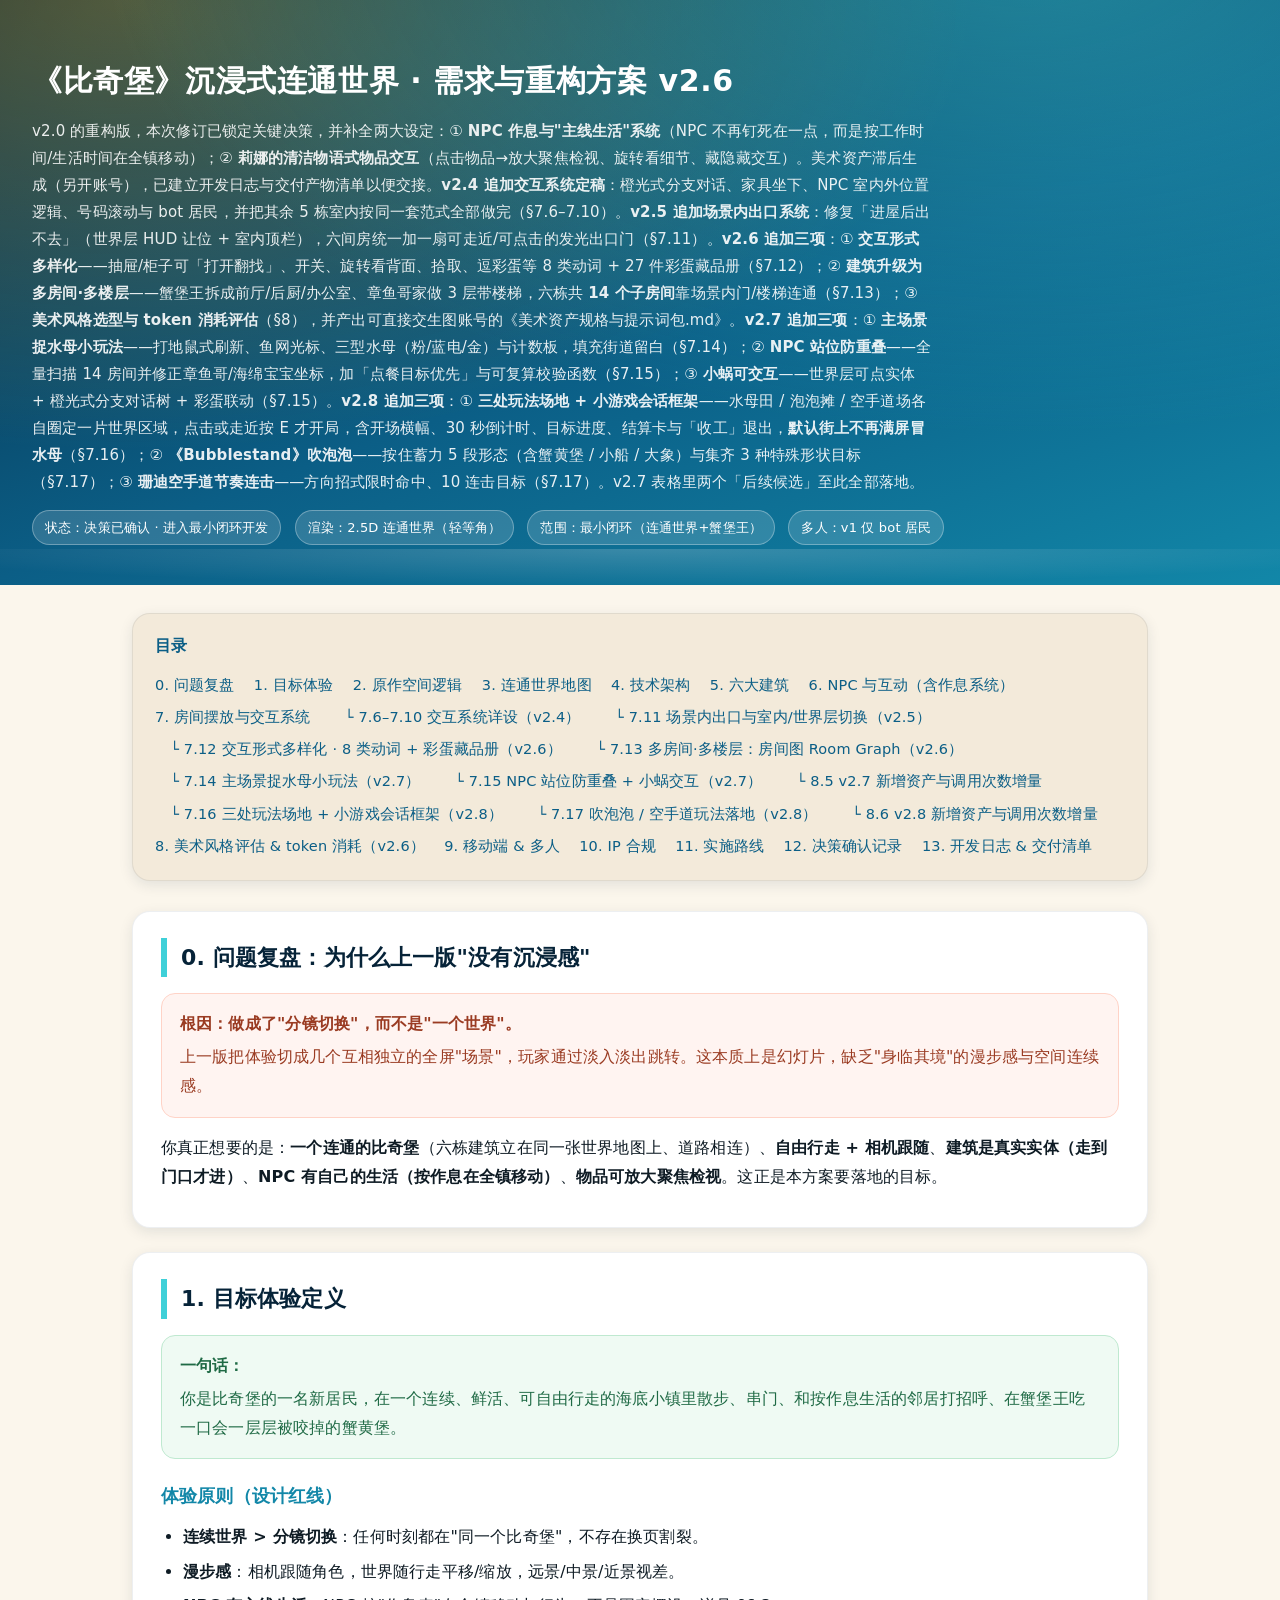
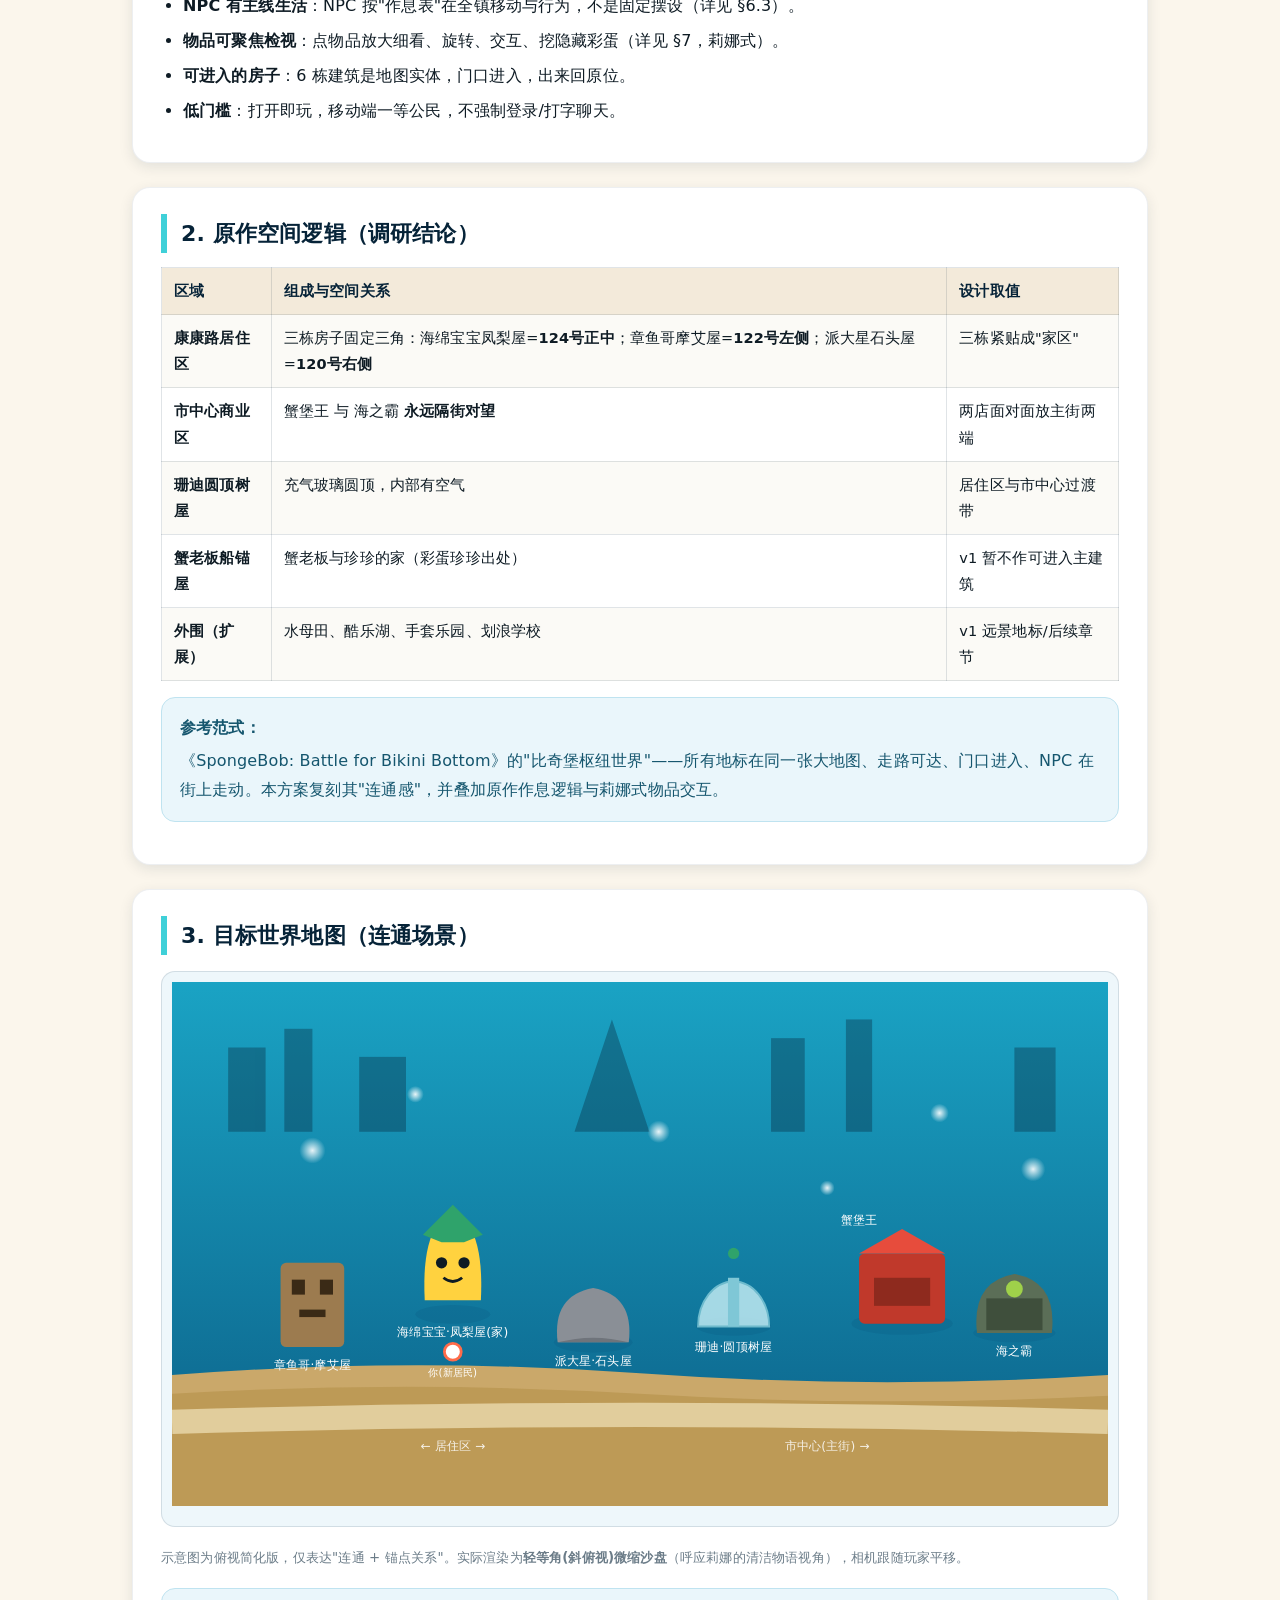
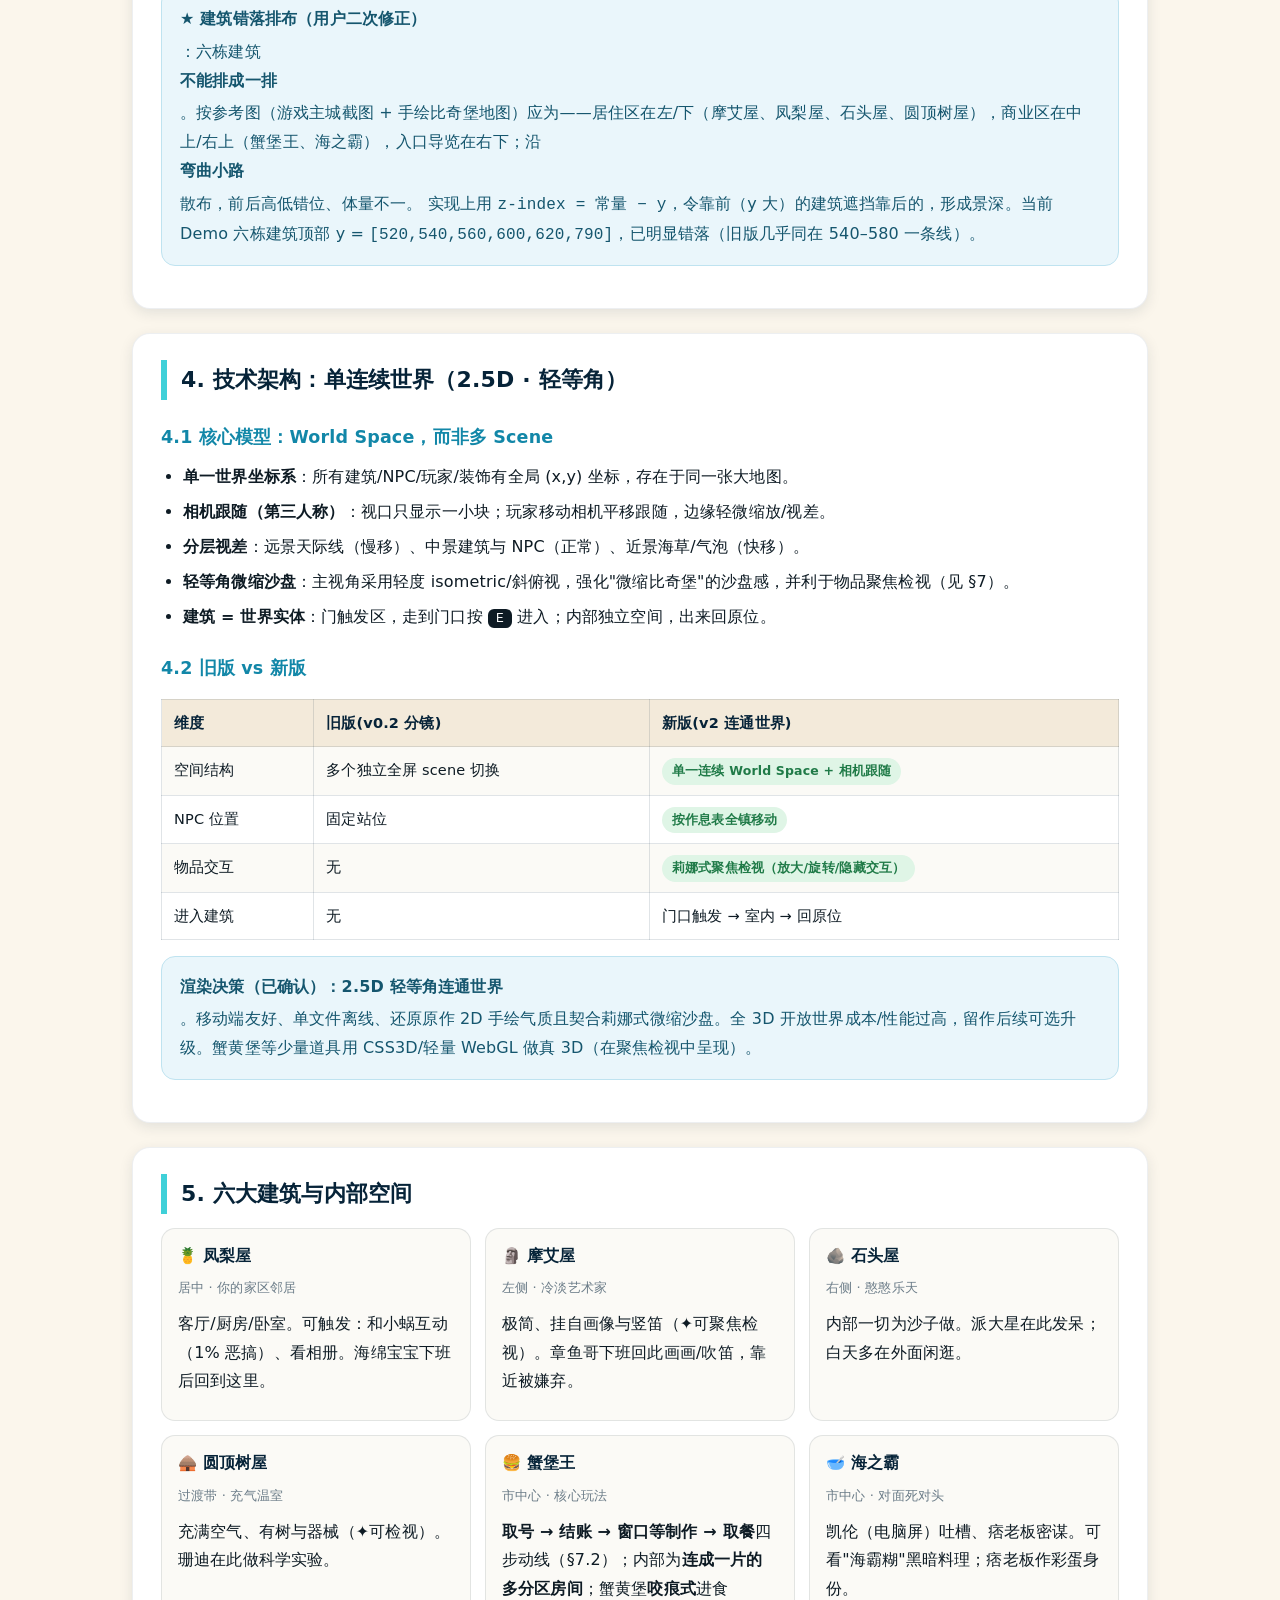
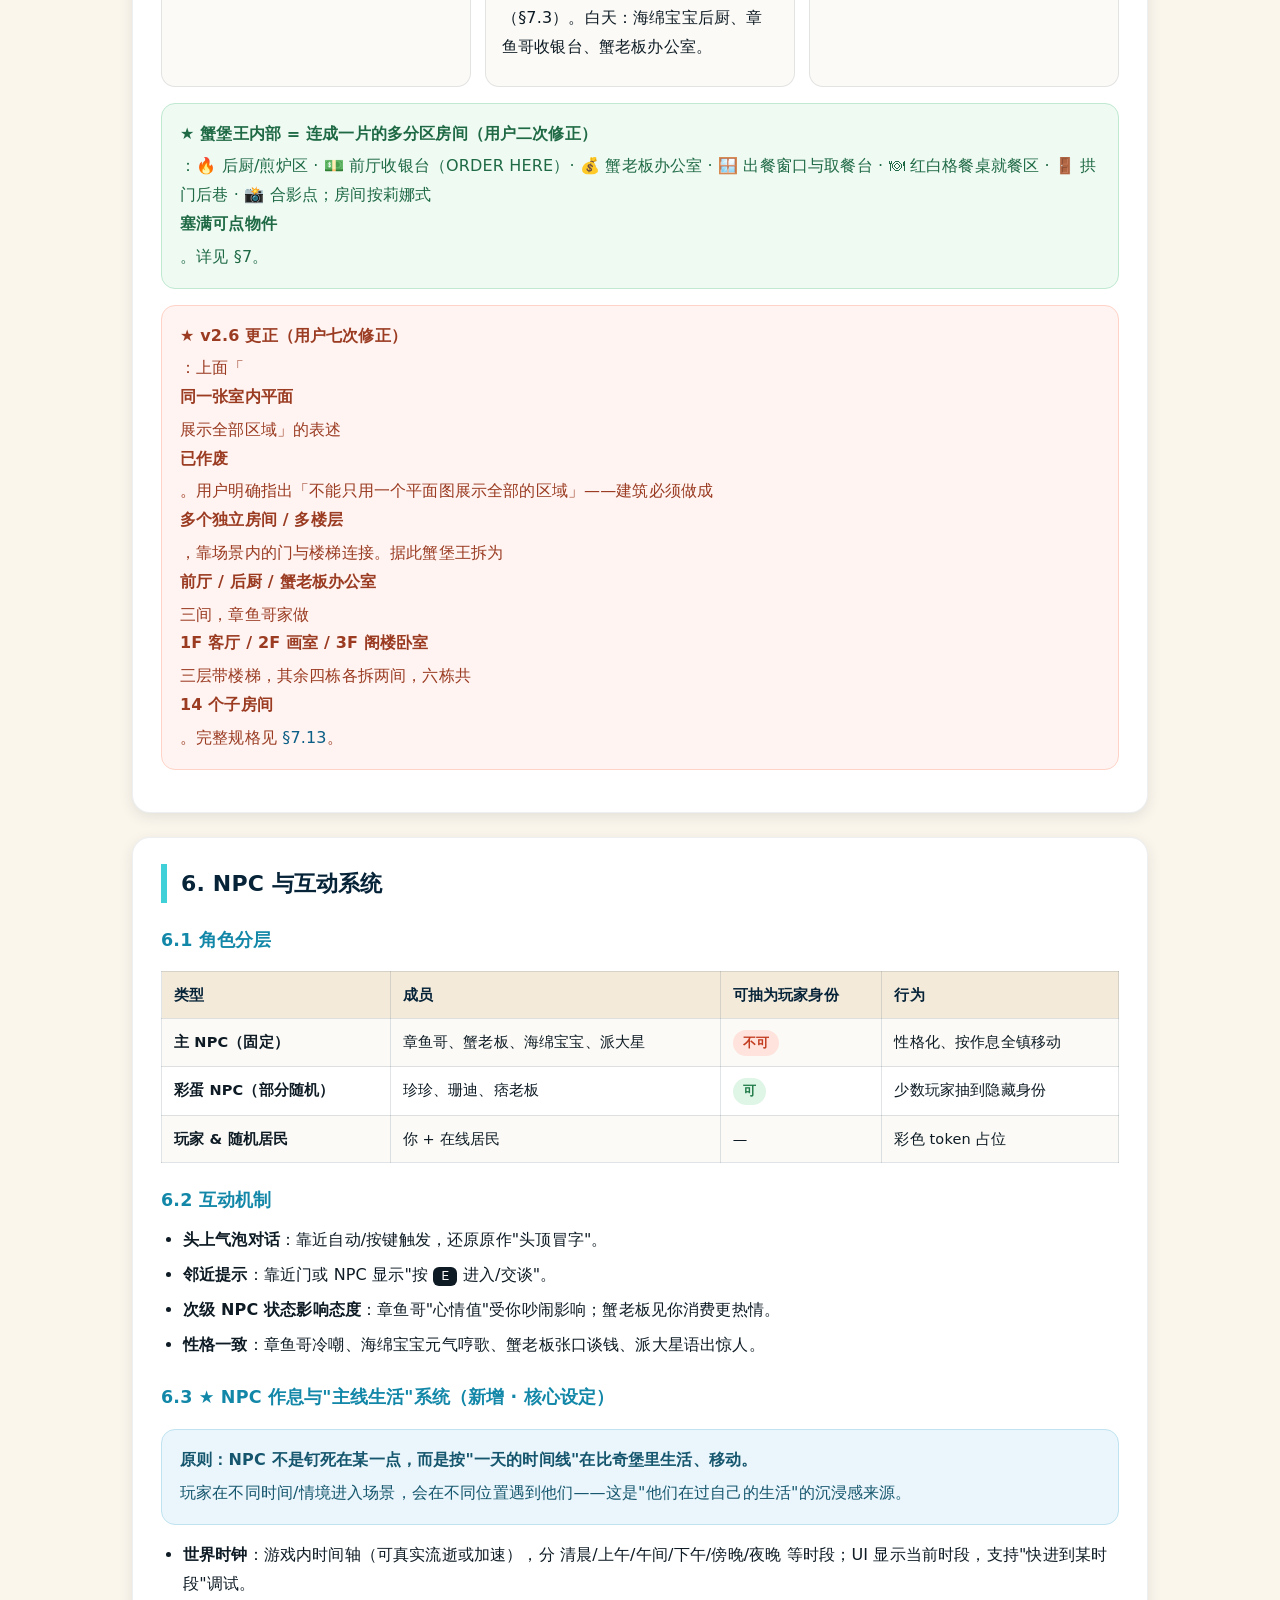
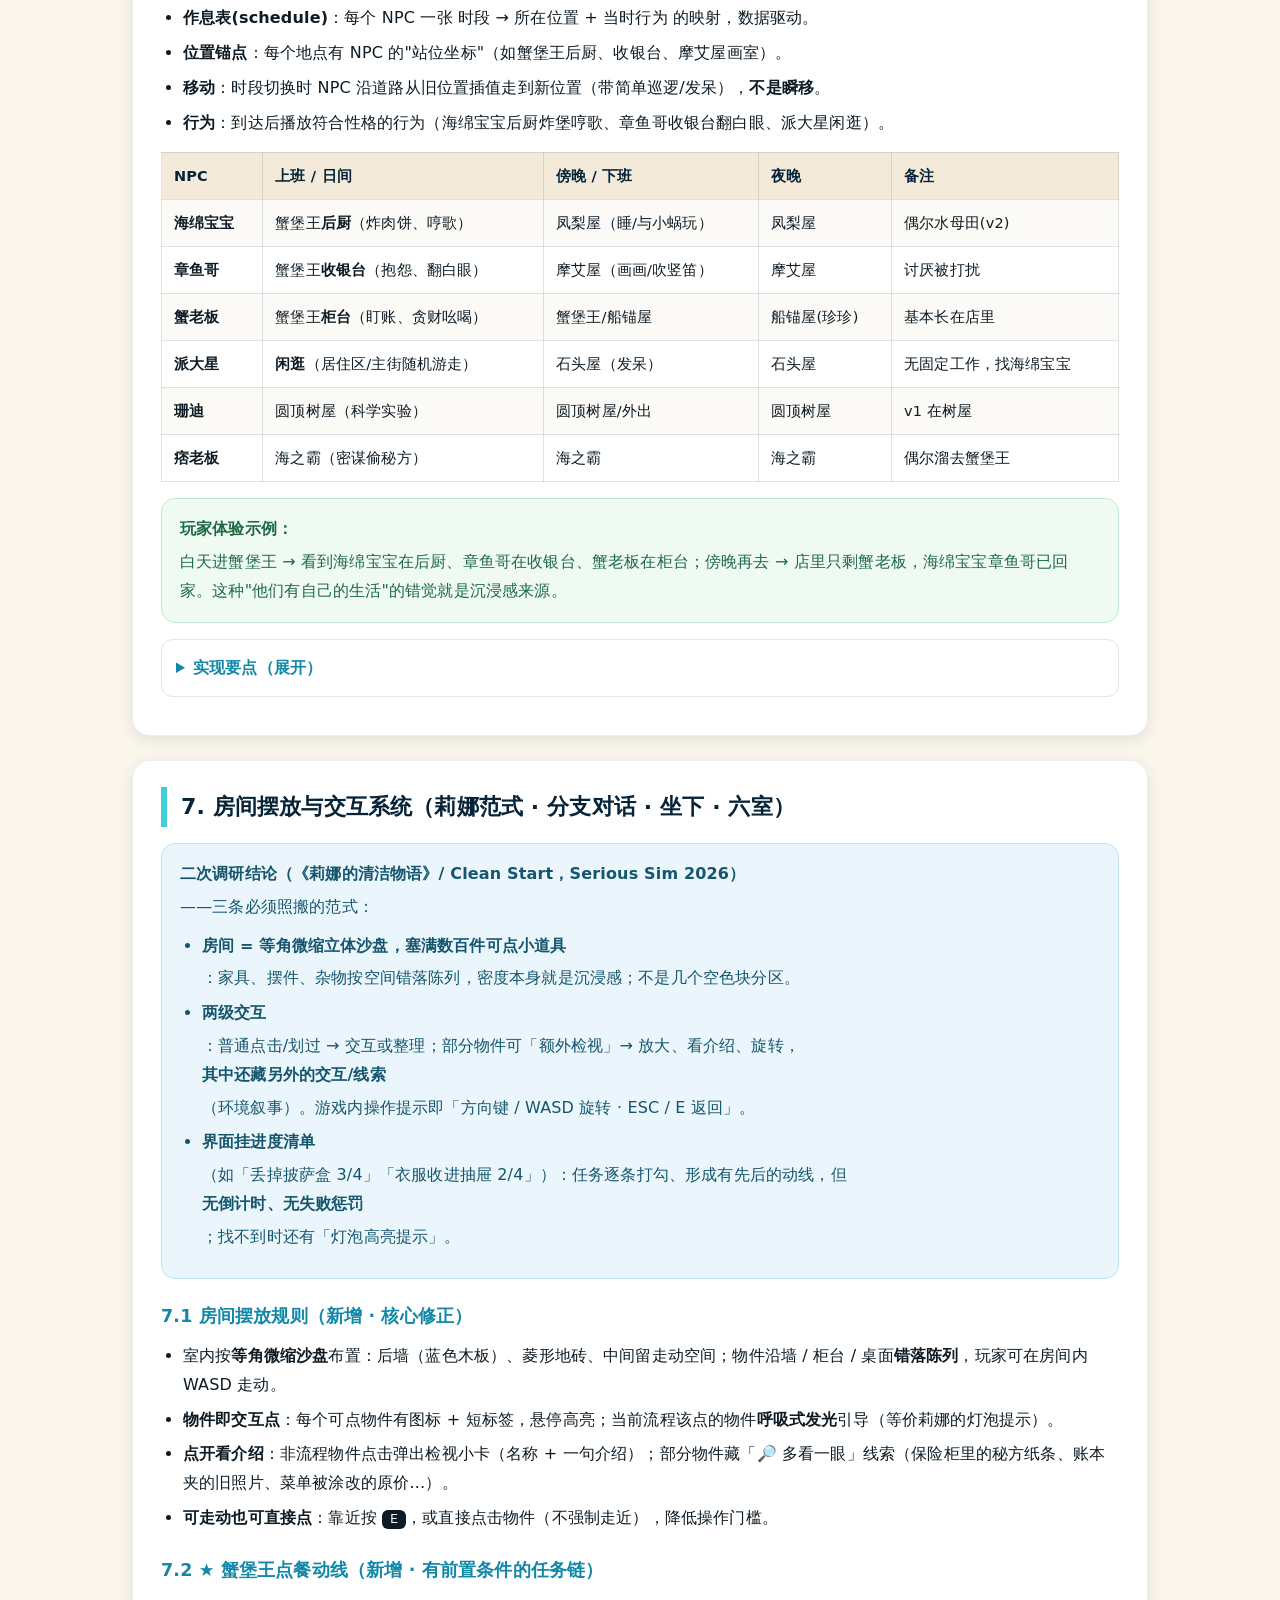
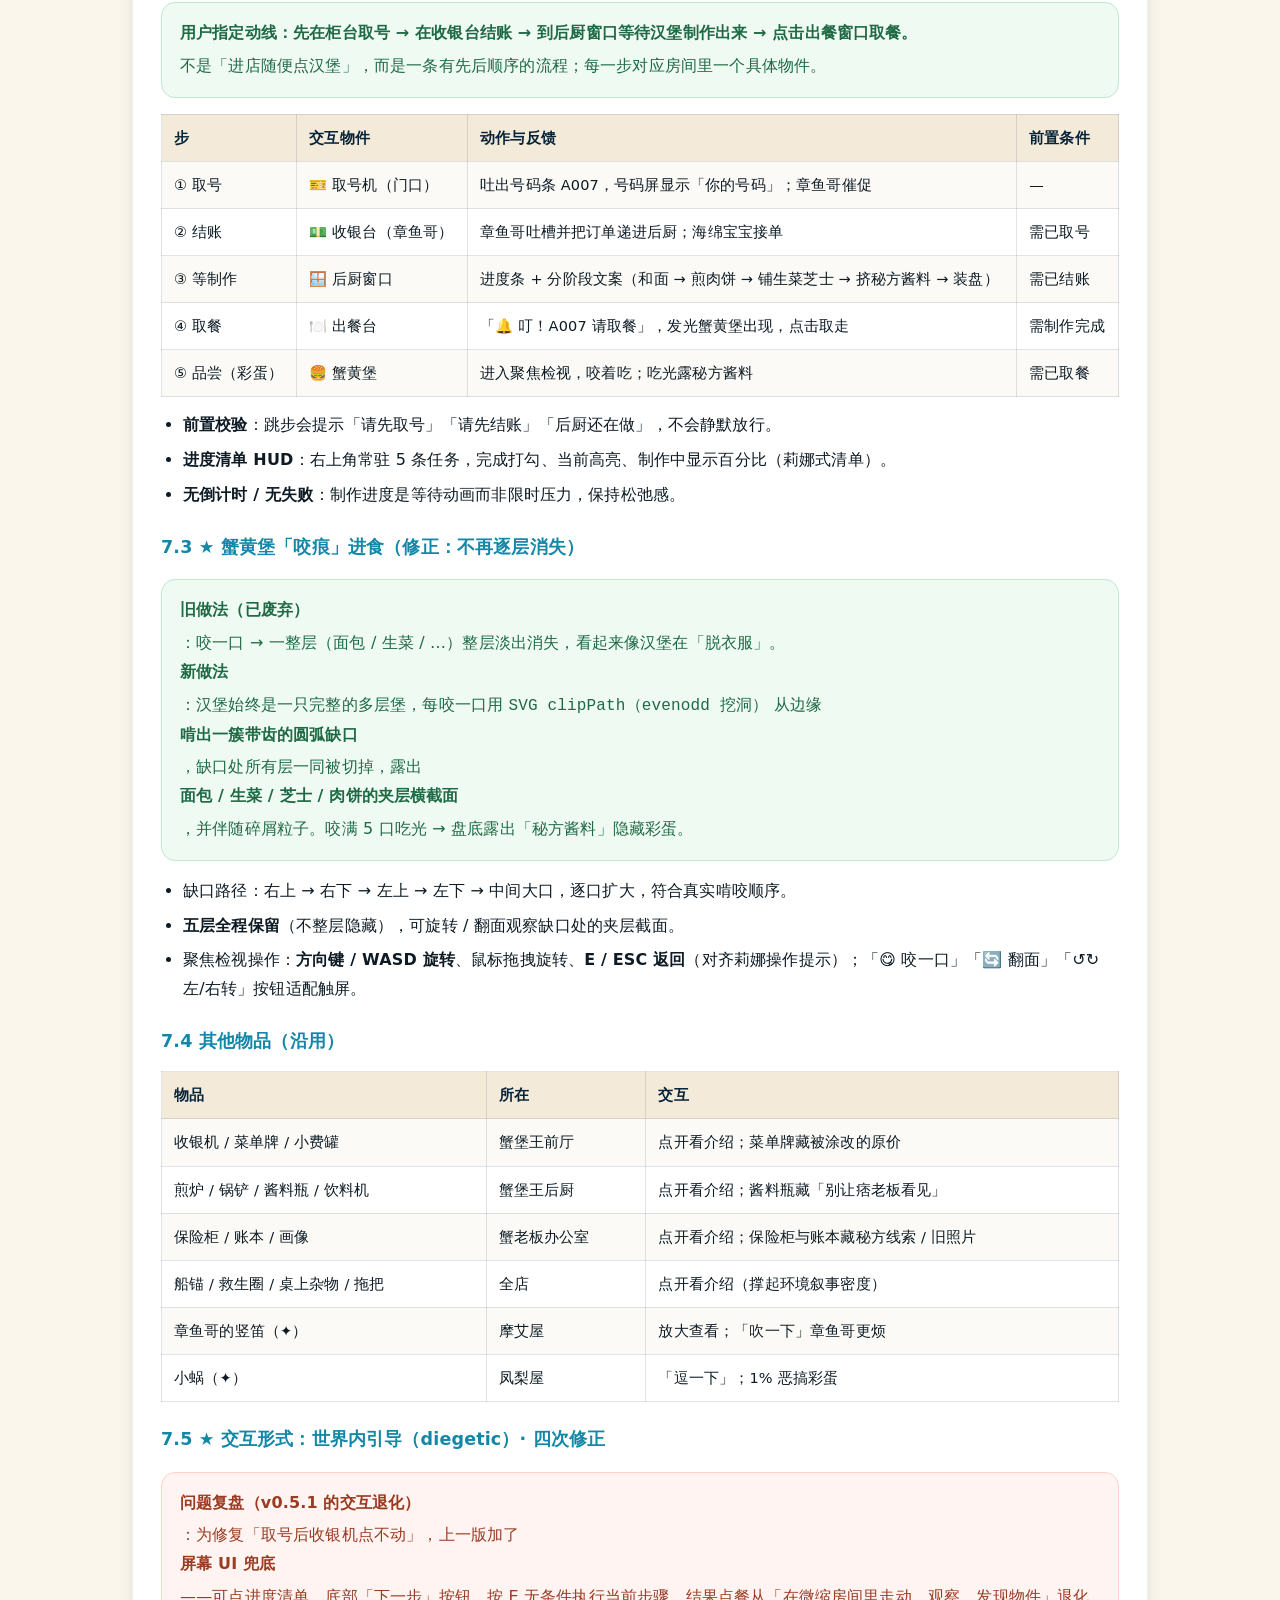
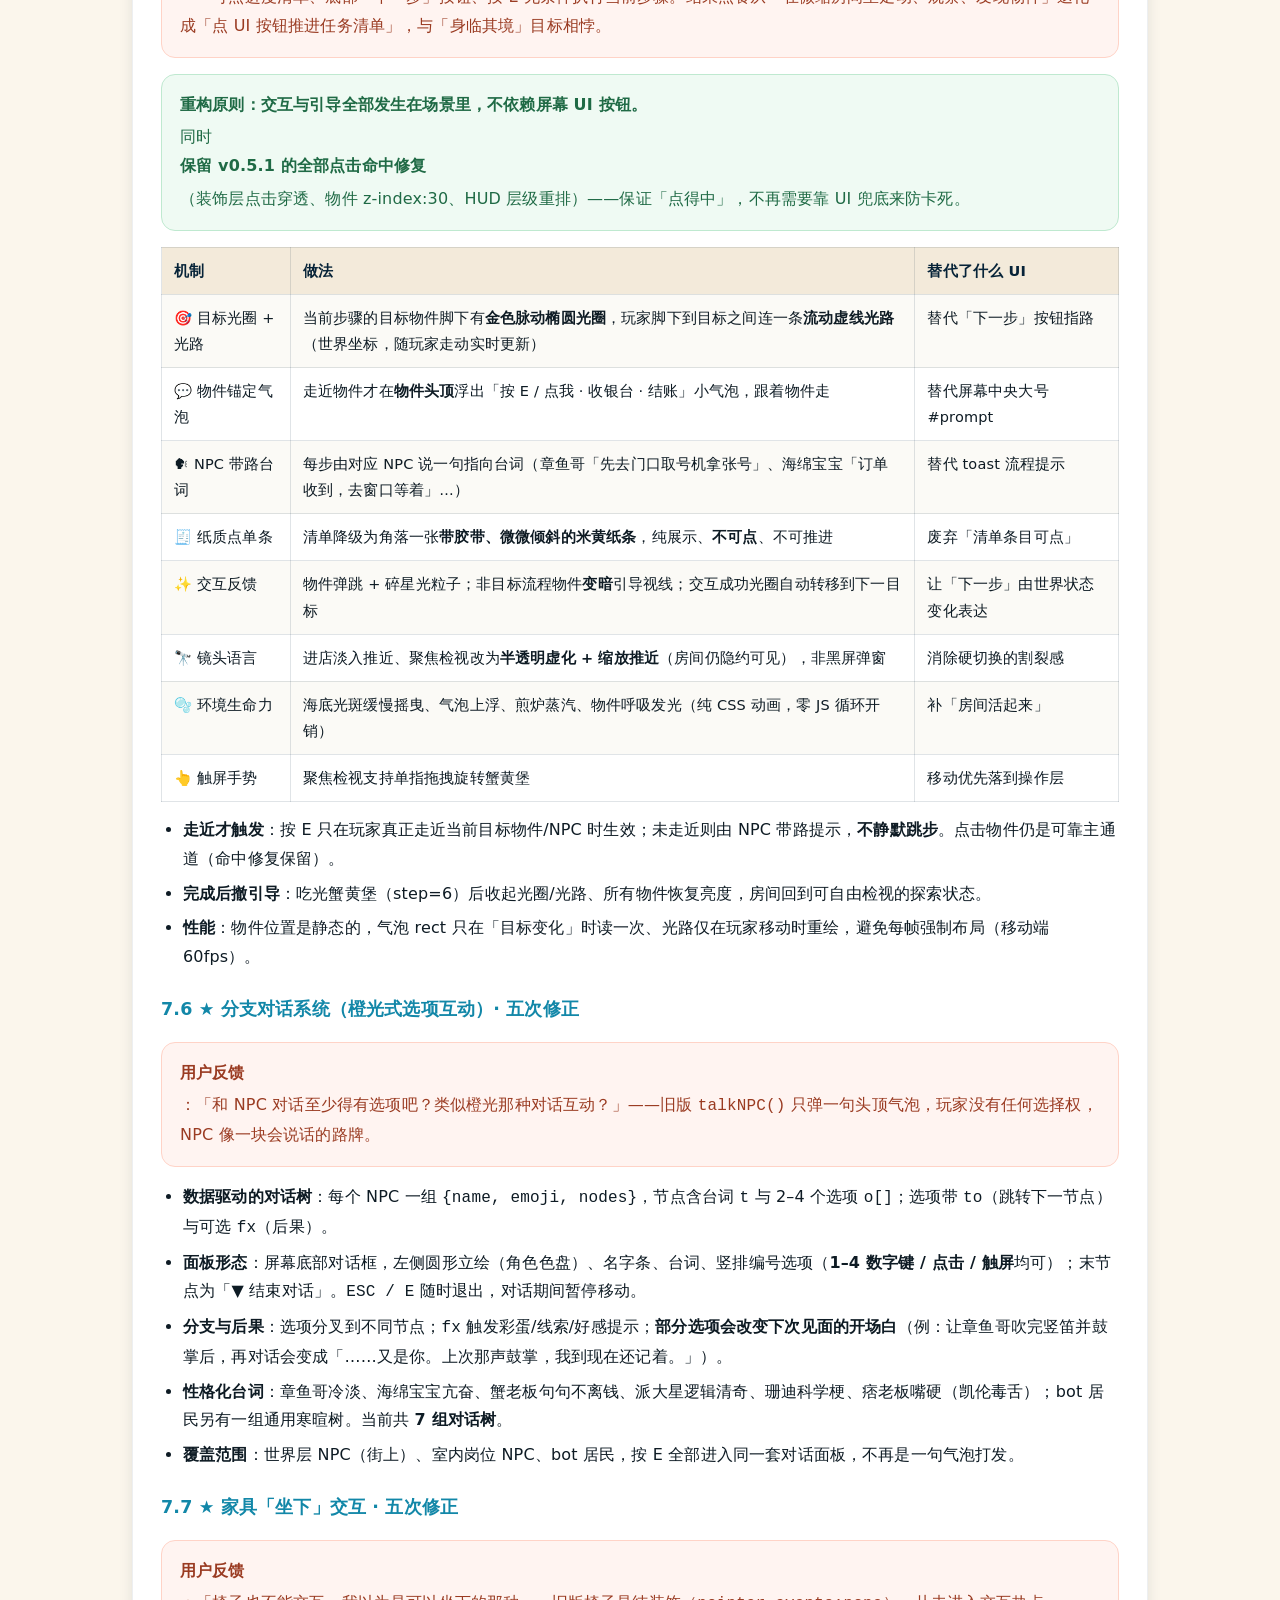
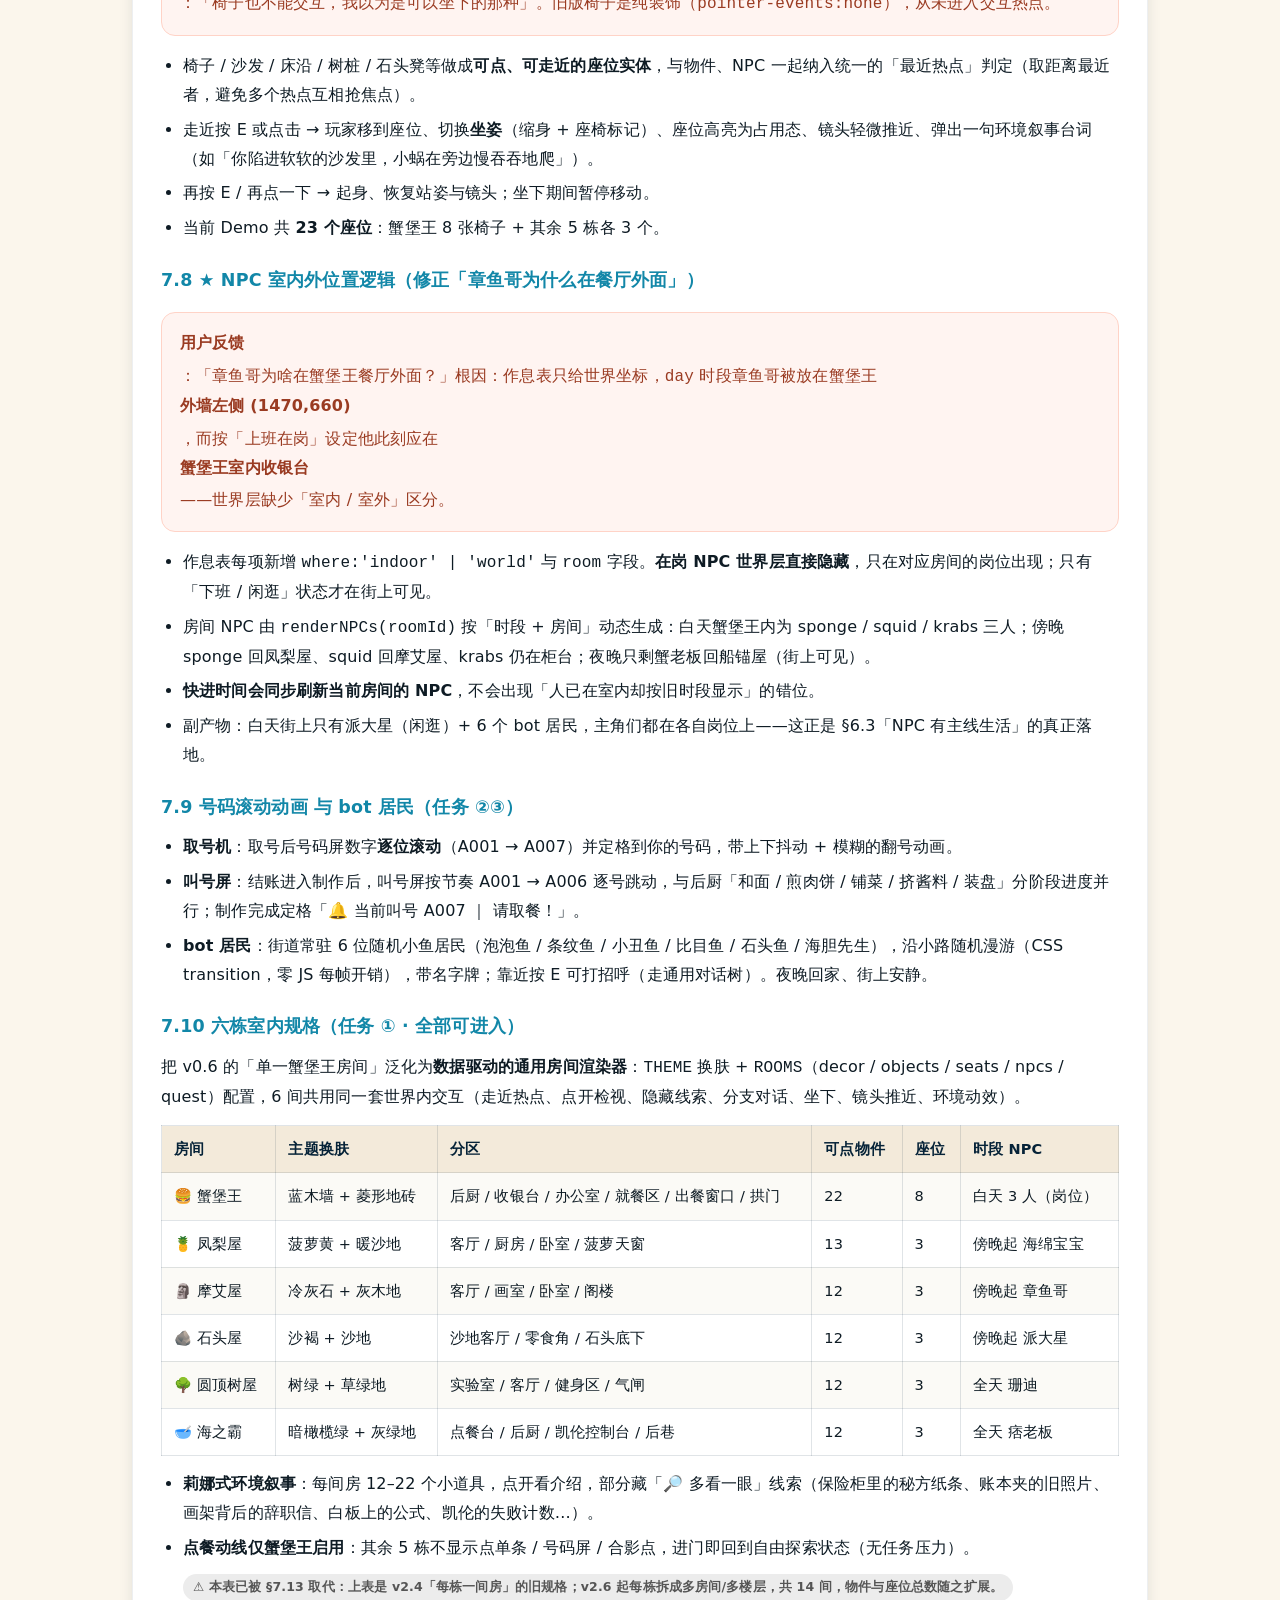
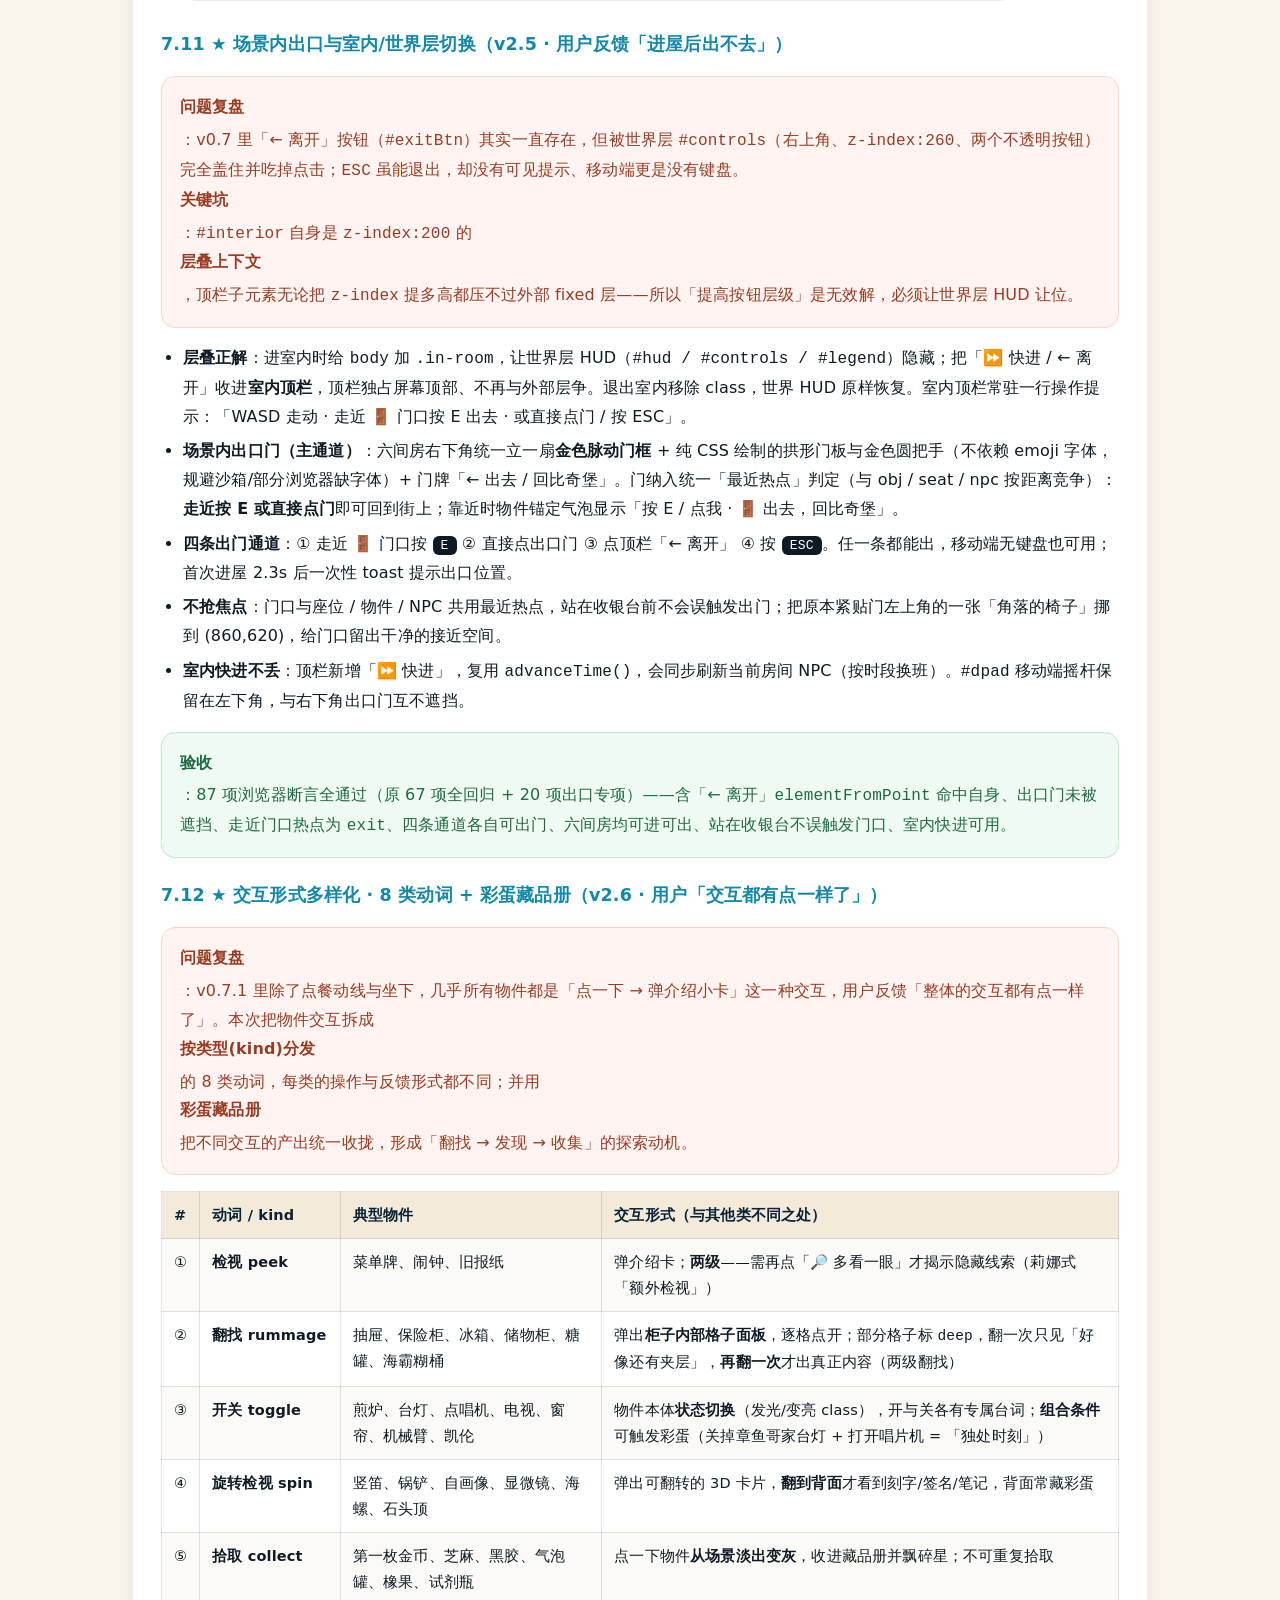
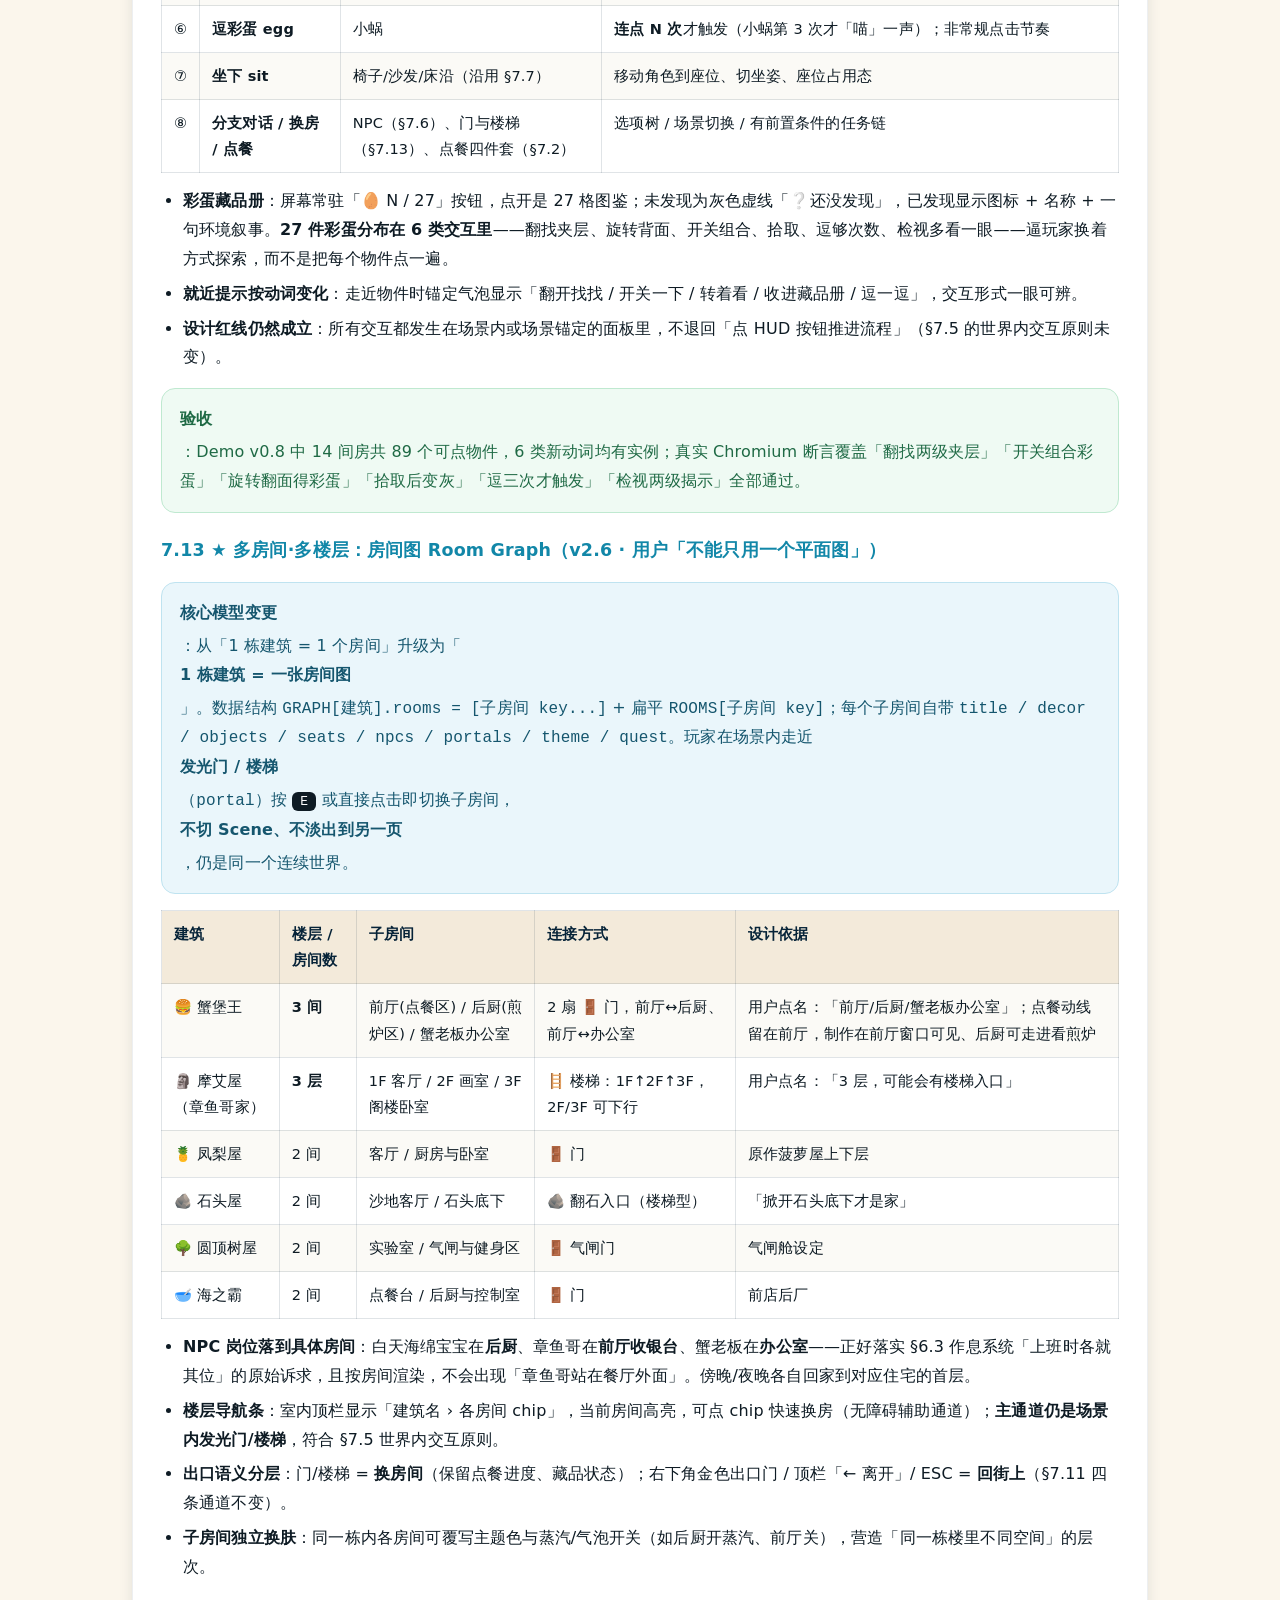
<file: docs/比奇堡沉浸场景方案-v2.html>
<!DOCTYPE html>
<html lang="zh-CN">
<head>
<meta charset="UTF-8">
<meta name="viewport" content="width=device-width, initial-scale=1.0">
<title>《比奇堡》沉浸式连通世界 · 需求与重构方案 v2.8</title>
<style>
:root{
  --deep:#062338; --sea:#0B5E86; --sea2:#1287A8; --aqua:#3FD0D8;
  --sand:#F6E3C5; --sand2:#E8CFA6; --sponge:#FFD23F; --coral:#FF6B4A;
  --pink:#FF8FB1; --ink:#0E1B24; --paper:#FBF6EC; --paper2:#F3EADA;
  --green:#2FA36B; --purple:#8C6BD8; --red:#D64545;
  --shadow:0 10px 30px rgba(6,35,56,.14);
  --shadow-sm:0 4px 14px rgba(6,35,56,.10);
  --r:18px;
}
*{box-sizing:border-box;}
html{scroll-behavior:smooth;}
body{margin:0;background:var(--paper);color:var(--ink);
  font-family:"PingFang SC","Hiragino Sans GB","Microsoft YaHei","Source Han Sans SC",system-ui,sans-serif;
  line-height:1.8;font-size:16px;letter-spacing:.01em;-webkit-font-smoothing:antialiased;}
img{max-width:100%;display:block;}
a{color:var(--sea);text-decoration:none;}
a:hover{text-decoration:underline;}

.head{padding:54px 32px 40px;color:#fff;
  background:
    radial-gradient(120% 140% at 80% -10%, rgba(63,208,216,.45), transparent 60%),
    radial-gradient(120% 140% at 10% 0%, rgba(255,210,63,.30), transparent 55%),
    linear-gradient(160deg,#062338 0%,#0B5E86 55%,#1287A8 100%);
  position:relative;overflow:hidden;}
.head:after{content:"";position:absolute;inset:auto 0 0 0;height:36px;
  background:radial-gradient(60% 100% at 50% 0,rgba(255,255,255,.18),transparent);}
.head h1{margin:0 0 10px;font-size:30px;letter-spacing:.02em;}
.head .sub{opacity:.9;font-size:15px;max-width:900px;}
.tag{display:inline-block;margin-top:14px;margin-right:8px;padding:5px 12px;border-radius:999px;
  background:rgba(255,255,255,.15);border:1px solid rgba(255,255,255,.3);font-size:13px;}

.wrap{max-width:1060px;margin:0 auto;padding:28px 22px 80px;}
.toc{background:var(--paper2);border:1px solid rgba(6,35,56,.08);border-radius:var(--r);
  padding:18px 22px;margin:0 0 30px;box-shadow:var(--shadow-sm);}
.toc b{display:block;margin-bottom:8px;color:var(--sea);}
.toc a{display:inline-block;margin:3px 14px 3px 0;font-size:14.5px;}

section{background:#fff;border:1px solid rgba(6,35,56,.07);border-radius:var(--r);
  padding:26px 28px;margin:0 0 24px;box-shadow:var(--shadow-sm);}
section h2{margin:0 0 14px;font-size:22px;color:var(--deep);
  border-left:6px solid var(--aqua);padding-left:14px;}
section h3{margin:22px 0 10px;font-size:17.5px;color:var(--sea2);}
section h4{margin:16px 0 6px;font-size:15.5px;color:var(--ink);}
p{margin:10px 0;}
ul,ol{margin:10px 0;padding-left:22px;}
li{margin:6px 0;}
small{color:#6b7c88;}

.callout{border-radius:14px;padding:16px 18px;margin:16px 0;border:1px solid;}
.callout b{display:block;margin-bottom:4px;}
.warn{background:#FFF4F1;border-color:#FFD3C7;color:#9a3b22;}
.ok{background:#EFFaf3;border-color:#BFE9D0;color:#1f6a45;}
.info{background:#EAF6FB;border-color:#BFE3F0;color:#15566e;}

table{width:100%;border-collapse:collapse;margin:14px 0;font-size:14.5px;}
th,td{border:1px solid rgba(6,35,56,.12);padding:10px 12px;text-align:left;vertical-align:top;}
th{background:var(--paper2);color:var(--deep);}
tr:nth-child(even) td{background:#FBFAF6;}

.kbd{font-family:ui-monospace,Menlo,Consolas,monospace;background:#0E1B24;color:#fff;
  padding:2px 8px;border-radius:6px;font-size:13px;}

.svgbox{border:1px solid rgba(6,35,56,.12);border-radius:14px;background:#eef7fb;padding:10px;margin:16px 0;overflow:auto;}
.svgbox svg{width:100%;height:auto;min-width:640px;}

.pill{display:inline-block;padding:2px 10px;border-radius:999px;font-size:12.5px;font-weight:600;}
.pill.red{background:#FFE3DC;color:#C23B1E;}
.pill.green{background:#DFF5E6;color:#1f7a47;}
.pill.blue{background:#DCEFF7;color:#106489;}
.pill.gray{background:#ECECEC;color:#555;}
.pill.gold{background:#FFF3CF;color:#9a7400;}

details{border:1px solid rgba(6,35,56,.1);border-radius:12px;padding:6px 14px;margin:12px 0;background:#fff;}
summary{cursor:pointer;font-weight:600;color:var(--sea2);padding:8px 0;}
details[open] summary{color:var(--deep);}

.grid{display:grid;grid-template-columns:repeat(auto-fit,minmax(230px,1fr));gap:14px;margin:14px 0;}
.card{border:1px solid rgba(6,35,56,.1);border-radius:14px;padding:14px 16px;background:#FBFAF6;}
.card h4{margin:0 0 6px;color:var(--deep);}
.card .meta{font-size:13px;color:#6b7c88;}

.foot{max-width:1060px;margin:0 auto;padding:0 22px 60px;color:#6b7c88;font-size:13.5px;}
.btn{display:inline-block;margin-top:10px;padding:10px 18px;border-radius:12px;
  background:var(--sea);color:#fff;font-weight:600;box-shadow:var(--shadow-sm);}
.btn:hover{text-decoration:none;background:var(--sea2);}
</style>
</head>
<body>

<div class="head">
  <h1>《比奇堡》沉浸式连通世界 · 需求与重构方案 v2.6</h1>
  <div class="sub">v2.0 的重构版，本次修订已锁定关键决策，并补全两大设定：① <b>NPC 作息与"主线生活"系统</b>（NPC 不再钉死在一点，而是按工作时间/生活时间在全镇移动）；② <b>莉娜的清洁物语式物品交互</b>（点击物品→放大聚焦检视、旋转看细节、藏隐藏交互）。美术资产滞后生成（另开账号），已建立开发日志与交付产物清单以便交接。<b>v2.4 追加交互系统定稿</b>：橙光式分支对话、家具坐下、NPC 室内外位置逻辑、号码滚动与 bot 居民，并把其余 5 栋室内按同一套范式全部做完（§7.6–7.10）。<b>v2.5 追加场景内出口系统</b>：修复「进屋后出不去」（世界层 HUD 让位 + 室内顶栏），六间房统一加一扇可走近/可点击的发光出口门（§7.11）。<b>v2.6 追加三项</b>：① <b>交互形式多样化</b>——抽屉/柜子可「打开翻找」、开关、旋转看背面、拾取、逗彩蛋等 8 类动词 + 27 件彩蛋藏品册（§7.12）；② <b>建筑升级为多房间·多楼层</b>——蟹堡王拆成前厅/后厨/办公室、章鱼哥家做 3 层带楼梯，六栋共 <b>14 个子房间</b>靠场景内门/楼梯连通（§7.13）；③ <b>美术风格选型与 token 消耗评估</b>（§8），并产出可直接交生图账号的《美术资产规格与提示词包.md》。<b>v2.7 追加三项</b>：① <b>主场景捉水母小玩法</b>——打地鼠式刷新、鱼网光标、三型水母（粉/蓝电/金）与计数板，填充街道留白（§7.14）；② <b>NPC 站位防重叠</b>——全量扫描 14 房间并修正章鱼哥/海绵宝宝坐标，加「点餐目标优先」与可复算校验函数（§7.15）；③ <b>小蜗可交互</b>——世界层可点实体 + 橙光式分支对话树 + 彩蛋联动（§7.15）。<b>v2.8 追加三项</b>：① <b>三处玩法场地 + 小游戏会话框架</b>——水母田 / 泡泡摊 / 空手道场各自圈定一片世界区域，点击或走近按 E 才开局，含开场横幅、30 秒倒计时、目标进度、结算卡与「收工」退出，<b>默认街上不再满屏冒水母</b>（§7.16）；② <b>《Bubblestand》吹泡泡</b>——按住蓄力 5 段形态（含蟹黄堡 / 小船 / 大象）与集齐 3 种特殊形状目标（§7.17）；③ <b>珊迪空手道节奏连击</b>——方向招式限时命中、10 连击目标（§7.17）。v2.7 表格里两个「后续候选」至此全部落地。</div>
  <span class="tag">状态：决策已确认 · 进入最小闭环开发</span>
  <span class="tag">渲染：2.5D 连通世界（轻等角）</span>
  <span class="tag">范围：最小闭环（连通世界+蟹堡王）</span>
  <span class="tag">多人：v1 仅 bot 居民</span>
</div>

<div class="wrap">

<div class="toc">
  <b>目录</b>
  <a href="#s0">0. 问题复盘</a>
  <a href="#s1">1. 目标体验</a>
  <a href="#s2">2. 原作空间逻辑</a>
  <a href="#s3">3. 连通世界地图</a>
  <a href="#s4">4. 技术架构</a>
  <a href="#s5">5. 六大建筑</a>
  <a href="#s6">6. NPC 与互动（含作息系统）</a>
  <a href="#s7">7. 房间摆放与交互系统</a>
  <a href="#s7b">　└ 7.6–7.10 交互系统详设（v2.4）</a>
  <a href="#s7c">　└ 7.11 场景内出口与室内/世界层切换（v2.5）</a>
  <a href="#s7d">　└ 7.12 交互形式多样化 · 8 类动词 + 彩蛋藏品册（v2.6）</a>
  <a href="#s7e">　└ 7.13 多房间·多楼层：房间图 Room Graph（v2.6）</a>
  <a href="#s7f">　└ 7.14 主场景捉水母小玩法（v2.7）</a>
  <a href="#s7g">　└ 7.15 NPC 站位防重叠 + 小蜗交互（v2.7）</a>
  <a href="#s8e">　└ 8.5 v2.7 新增资产与调用次数增量</a>
  <a href="#s7h">　└ 7.16 三处玩法场地 + 小游戏会话框架（v2.8）</a>
  <a href="#s7i">　└ 7.17 吹泡泡 / 空手道玩法落地（v2.8）</a>
  <a href="#s8f">　└ 8.6 v2.8 新增资产与调用次数增量</a>
  <a href="#s8">8. 美术风格评估 & token 消耗（v2.6）</a>
  <a href="#s9">9. 移动端 & 多人</a>
  <a href="#s10">10. IP 合规</a>
  <a href="#s11">11. 实施路线</a>
  <a href="#s12">12. 决策确认记录</a>
  <a href="#s13">13. 开发日志 & 交付清单</a>
</div>

<!-- 0 -->
<section id="s0">
  <h2>0. 问题复盘：为什么上一版"没有沉浸感"</h2>
  <div class="callout warn">
    <b>根因：做成了"分镜切换"，而不是"一个世界"。</b>
    上一版把体验切成几个互相独立的全屏"场景"，玩家通过淡入淡出跳转。这本质上是幻灯片，缺乏"身临其境"的漫步感与空间连续感。
  </div>
  <p>你真正想要的是：<b>一个连通的比奇堡</b>（六栋建筑立在同一张世界地图上、道路相连）、<b>自由行走 + 相机跟随</b>、<b>建筑是真实实体（走到门口才进）</b>、<b>NPC 有自己的生活（按作息在全镇移动）</b>、<b>物品可放大聚焦检视</b>。这正是本方案要落地的目标。</p>
</section>

<!-- 1 -->
<section id="s1">
  <h2>1. 目标体验定义</h2>
  <div class="callout ok">
    <b>一句话：</b>你是比奇堡的一名新居民，在一个连续、鲜活、可自由行走的海底小镇里散步、串门、和按作息生活的邻居打招呼、在蟹堡王吃一口会一层层被咬掉的蟹黄堡。
  </div>
  <h3>体验原则（设计红线）</h3>
  <ul>
    <li><b>连续世界 &gt; 分镜切换</b>：任何时刻都在"同一个比奇堡"，不存在换页割裂。</li>
    <li><b>漫步感</b>：相机跟随角色，世界随行走平移/缩放，远景/中景/近景视差。</li>
    <li><b>NPC 有主线生活</b>：NPC 按"作息表"在全镇移动与行为，不是固定摆设（详见 §6.3）。</li>
    <li><b>物品可聚焦检视</b>：点物品放大细看、旋转、交互、挖隐藏彩蛋（详见 §7，莉娜式）。</li>
    <li><b>可进入的房子</b>：6 栋建筑是地图实体，门口进入，出来回原位。</li>
    <li><b>低门槛</b>：打开即玩，移动端一等公民，不强制登录/打字聊天。</li>
  </ul>
</section>

<!-- 2 -->
<section id="s2">
  <h2>2. 原作空间逻辑（调研结论）</h2>
  <table>
    <tr><th>区域</th><th>组成与空间关系</th><th>设计取值</th></tr>
    <tr><td><b>康康路居住区</b></td><td>三栋房子固定三角：海绵宝宝凤梨屋=<b>124号正中</b>；章鱼哥摩艾屋=<b>122号左侧</b>；派大星石头屋=<b>120号右侧</b></td><td>三栋紧贴成"家区"</td></tr>
    <tr><td><b>市中心商业区</b></td><td>蟹堡王 与 海之霸 <b>永远隔街对望</b></td><td>两店面对面放主街两端</td></tr>
    <tr><td><b>珊迪圆顶树屋</b></td><td>充气玻璃圆顶，内部有空气</td><td>居住区与市中心过渡带</td></tr>
    <tr><td><b>蟹老板船锚屋</b></td><td>蟹老板与珍珍的家（彩蛋珍珍出处）</td><td>v1 暂不作可进入主建筑</td></tr>
    <tr><td><b>外围（扩展）</b></td><td>水母田、酷乐湖、手套乐园、划浪学校</td><td>v1 远景地标/后续章节</td></tr>
  </table>
  <div class="callout info">
    <b>参考范式：</b>《SpongeBob: Battle for Bikini Bottom》的"比奇堡枢纽世界"——所有地标在同一张大地图、走路可达、门口进入、NPC 在街上走动。本方案复刻其"连通感"，并叠加原作作息逻辑与莉娜式物品交互。
  </div>
</section>

<!-- 3 -->
<section id="s3">
  <h2>3. 目标世界地图（连通场景）</h2>
  <div class="svgbox">
    <svg viewBox="0 0 1000 560" xmlns="http://www.w3.org/2000/svg" role="img" aria-label="比奇堡连通世界地图示意图">
      <defs>
        <linearGradient id="bg" x1="0" y1="0" x2="0" y2="1"><stop offset="0" stop-color="#1aa3c4"/><stop offset="1" stop-color="#0B5E86"/></linearGradient>
        <radialGradient id="bubble" cx="0.5" cy="0.5" r="0.5"><stop offset="0" stop-color="#ffffff" stop-opacity="0.9"/><stop offset="1" stop-color="#ffffff" stop-opacity="0"/></radialGradient>
      </defs>
      <rect width="1000" height="560" fill="url(#bg)"/>
      <g opacity="0.35" fill="#062338">
        <rect x="60" y="70" width="40" height="90"/><rect x="120" y="50" width="30" height="110"/>
        <rect x="200" y="80" width="50" height="80"/><rect x="640" y="60" width="36" height="100"/>
        <rect x="720" y="40" width="28" height="120"/><rect x="900" y="70" width="44" height="90"/>
        <polygon points="430,160 470,40 510,160"/>
      </g>
      <path d="M0,420 Q250,400 500,418 T1000,420 L1000,560 L0,560 Z" fill="#caa86a"/>
      <path d="M0,440 Q250,425 500,440 T1000,442 L1000,560 L0,560 Z" fill="#b8954f" opacity="0.7"/>
      <path d="M0,470 Q500,455 1000,470" stroke="#e8d6a8" stroke-width="26" fill="none" opacity="0.85"/>
      <circle cx="150" cy="180" r="14" fill="url(#bubble)"/><circle cx="260" cy="120" r="9" fill="url(#bubble)"/>
      <circle cx="520" cy="160" r="12" fill="url(#bubble)"/><circle cx="820" cy="140" r="10" fill="url(#bubble)"/>
      <circle cx="700" cy="220" r="8" fill="url(#bubble)"/><circle cx="920" cy="200" r="13" fill="url(#bubble)"/>
      <g>
        <g transform="translate(150,330)"><rect x="-34" y="-30" width="68" height="90" rx="6" fill="#9c7b4f"/><rect x="-22" y="-12" width="14" height="16" fill="#3a2a16"/><rect x="8" y="-12" width="14" height="16" fill="#3a2a16"/><rect x="-14" y="20" width="28" height="8" fill="#3a2a16"/><text x="0" y="84" text-anchor="middle" font-size="13" fill="#fff">章鱼哥·摩艾屋</text></g>
        <g transform="translate(300,300)"><ellipse cx="0" cy="55" rx="40" ry="10" fill="#0B5E86" opacity="0.3"/><path d="M-30,40 Q-34,-40 0,-55 Q34,-40 30,40 Z" fill="#FFD23F"/><path d="M-32,-30 L0,-62 L32,-30 L12,-22 L-12,-22 Z" fill="#2FA36B"/><circle cx="-12" cy="0" r="6" fill="#0E1B24"/><circle cx="12" cy="0" r="6" fill="#0E1B24"/><path d="M-10,16 Q0,24 10,16" stroke="#0E1B24" stroke-width="3" fill="none"/><text x="0" y="78" text-anchor="middle" font-size="13" fill="#fff">海绵宝宝·凤梨屋(家)</text></g>
        <g transform="translate(450,335)"><ellipse cx="0" cy="50" rx="42" ry="11" fill="#0B5E86" opacity="0.3"/><path d="M-38,50 Q-44,0 0,-8 Q44,0 38,50 Z" fill="#8a8f96"/><path d="M-38,50 Q0,40 38,50 Z" fill="#6f747b"/><text x="0" y="74" text-anchor="middle" font-size="13" fill="#fff">派大星·石头屋</text></g>
        <g transform="translate(600,320)"><ellipse cx="0" cy="48" rx="40" ry="10" fill="#0B5E86" opacity="0.3"/><path d="M-38,48 A38,48 0 0 1 38,48 Z" fill="#bfeaf2" opacity="0.85" stroke="#7fc7d6" stroke-width="2"/><rect x="-6" y="-4" width="12" height="52" fill="#7fc7d6"/><circle cx="0" cy="-30" r="6" fill="#2FA36B"/><text x="0" y="74" text-anchor="middle" font-size="13" fill="#fff">珊迪·圆顶树屋</text></g>
      </g>
      <g>
        <g transform="translate(780,310)"><ellipse cx="0" cy="55" rx="54" ry="12" fill="#0B5E86" opacity="0.3"/><rect x="-46" y="-20" width="92" height="75" rx="6" fill="#c0392b"/><path d="M-46,-20 L0,-46 L46,-20 Z" fill="#e74c3c"/><rect x="-30" y="6" width="60" height="30" fill="#8e2a1e"/><text x="-46" y="-52" font-size="13" fill="#fff" text-anchor="middle">蟹堡王</text></g>
        <g transform="translate(900,330)"><ellipse cx="0" cy="45" rx="44" ry="10" fill="#0B5E86" opacity="0.3"/><path d="M-40,45 Q-46,-10 0,-18 Q46,-10 40,45 Z" fill="#5b6e57"/><rect x="-30" y="8" width="60" height="34" fill="#3f4f3c"/><circle cx="0" cy="-2" r="9" fill="#9fd14a"/><text x="0" y="68" text-anchor="middle" font-size="13" fill="#fff">海之霸</text></g>
      </g>
      <g transform="translate(300,395)"><circle cx="0" cy="0" r="9" fill="#fff" stroke="#FF6B4A" stroke-width="3"/><text x="0" y="26" text-anchor="middle" font-size="11" fill="#fff">你(新居民)</text></g>
      <text x="300" y="500" text-anchor="middle" font-size="13" fill="#fff" opacity="0.85">← 居住区 →</text>
      <text x="700" y="500" text-anchor="middle" font-size="13" fill="#fff" opacity="0.85">市中心(主街) →</text>
    </svg>
  </div>
  <p><small>示意图为俯视简化版，仅表达"连通 + 锚点关系"。实际渲染为<b>轻等角(斜俯视)微缩沙盘</b>（呼应莉娜的清洁物语视角），相机跟随玩家平移。</small></p>
  <div class="callout info">
    <b>★ 建筑错落排布（用户二次修正）</b>：六栋建筑<b>不能排成一排</b>。按参考图（游戏主城截图 + 手绘比奇堡地图）应为——居住区在左/下（摩艾屋、凤梨屋、石头屋、圆顶树屋），商业区在中上/右上（蟹堡王、海之霸），入口导览在右下；沿<b>弯曲小路</b>散布，前后高低错位、体量不一。
    实现上用 <code>z-index = 常量 − y</code>，令靠前（y 大）的建筑遮挡靠后的，形成景深。当前 Demo 六栋建筑顶部 y = <code>[520,540,560,600,620,790]</code>，已明显错落（旧版几乎同在 540–580 一条线）。
  </div>
</section>

<!-- 4 -->
<section id="s4">
  <h2>4. 技术架构：单连续世界（2.5D · 轻等角）</h2>
  <h3>4.1 核心模型：World Space，而非多 Scene</h3>
  <ul>
    <li><b>单一世界坐标系</b>：所有建筑/NPC/玩家/装饰有全局 (x,y) 坐标，存在于同一张大地图。</li>
    <li><b>相机跟随（第三人称）</b>：视口只显示一小块；玩家移动相机平移跟随，边缘轻微缩放/视差。</li>
    <li><b>分层视差</b>：远景天际线（慢移）、中景建筑与 NPC（正常）、近景海草/气泡（快移）。</li>
    <li><b>轻等角微缩沙盘</b>：主视角采用轻度 isometric/斜俯视，强化"微缩比奇堡"的沙盘感，并利于物品聚焦检视（见 §7）。</li>
    <li><b>建筑 = 世界实体</b>：门触发区，走到门口按 <span class="kbd">E</span> 进入；内部独立空间，出来回原位。</li>
  </ul>
  <h3>4.2 旧版 vs 新版</h3>
  <table>
    <tr><th>维度</th><th>旧版(v0.2 分镜)</th><th>新版(v2 连通世界)</th></tr>
    <tr><td>空间结构</td><td>多个独立全屏 scene 切换</td><td><span class="pill green">单一连续 World Space + 相机跟随</span></td></tr>
    <tr><td>NPC 位置</td><td>固定站位</td><td><span class="pill green">按作息表全镇移动</span></td></tr>
    <tr><td>物品交互</td><td>无</td><td><span class="pill green">莉娜式聚焦检视（放大/旋转/隐藏交互）</span></td></tr>
    <tr><td>进入建筑</td><td>无</td><td>门口触发 → 室内 → 回原位</td></tr>
  </table>
  <div class="callout info">
    <b>渲染决策（已确认）：2.5D 轻等角连通世界</b>。移动端友好、单文件离线、还原原作 2D 手绘气质且契合莉娜式微缩沙盘。全 3D 开放世界成本/性能过高，留作后续可选升级。蟹黄堡等少量道具用 CSS3D/轻量 WebGL 做真 3D（在聚焦检视中呈现）。
  </div>
</section>

<!-- 5 -->
<section id="s5">
  <h2>5. 六大建筑与内部空间</h2>
  <div class="grid">
    <div class="card"><h4>🍍 凤梨屋</h4><div class="meta">居中 · 你的家区邻居</div><p>客厅/厨房/卧室。可触发：和小蜗互动（1% 恶搞）、看相册。海绵宝宝下班后回到这里。</p></div>
    <div class="card"><h4>🗿 摩艾屋</h4><div class="meta">左侧 · 冷淡艺术家</div><p>极简、挂自画像与竖笛（✦可聚焦检视）。章鱼哥下班回此画画/吹笛，靠近被嫌弃。</p></div>
    <div class="card"><h4>🪨 石头屋</h4><div class="meta">右侧 · 憨憨乐天</div><p>内部一切为沙子做。派大星在此发呆；白天多在外面闲逛。</p></div>
    <div class="card"><h4>🛖 圆顶树屋</h4><div class="meta">过渡带 · 充气温室</div><p>充满空气、有树与器械（✦可检视）。珊迪在此做科学实验。</p></div>
    <div class="card"><h4>🍔 蟹堡王</h4><div class="meta">市中心 · 核心玩法</div><p><b>取号 → 结账 → 窗口等制作 → 取餐</b>四步动线（§7.2）；内部为<b>连成一片的多分区房间</b>；蟹黄堡<b>咬痕式</b>进食（§7.3）。白天：海绵宝宝后厨、章鱼哥收银台、蟹老板办公室。</p></div>
    <div class="card"><h4>🥣 海之霸</h4><div class="meta">市中心 · 对面死对头</div><p>凯伦（电脑屏）吐槽、痞老板密谋。可看"海霸糊"黑暗料理；痞老板作彩蛋身份。</p></div>
  </div>
  <div class="callout ok">
    <b>★ 蟹堡王内部 = 连成一片的多分区房间（用户二次修正）</b>：🔥 后厨/煎炉区 · 💵 前厅收银台（ORDER HERE）· 💰 蟹老板办公室 · 🪟 出餐窗口与取餐台 · 🍽 红白格餐桌就餐区 · 🚪 拱门后巷 · 📸 合影点；房间按莉娜式<b>塞满可点物件</b>。详见 §7。
  </div>
  <div class="callout warn">
    <b>★ v2.6 更正（用户七次修正）</b>：上面「<b>同一张室内平面</b>展示全部区域」的表述<b>已作废</b>。用户明确指出「不能只用一个平面图展示全部的区域」——建筑必须做成<b>多个独立房间 / 多楼层</b>，靠场景内的门与楼梯连接。据此蟹堡王拆为 <b>前厅 / 后厨 / 蟹老板办公室</b> 三间，章鱼哥家做 <b>1F 客厅 / 2F 画室 / 3F 阁楼卧室</b> 三层带楼梯，其余四栋各拆两间，六栋共 <b>14 个子房间</b>。完整规格见 <a href="#s7e">§7.13</a>。
  </div>
</section>

<!-- 6 -->
<section id="s6">
  <h2>6. NPC 与互动系统</h2>
  <h3>6.1 角色分层</h3>
  <table>
    <tr><th>类型</th><th>成员</th><th>可抽为玩家身份</th><th>行为</th></tr>
    <tr><td><b>主 NPC（固定）</b></td><td>章鱼哥、蟹老板、海绵宝宝、派大星</td><td><span class="pill red">不可</span></td><td>性格化、按作息全镇移动</td></tr>
    <tr><td><b>彩蛋 NPC（部分随机）</b></td><td>珍珍、珊迪、痞老板</td><td><span class="pill green">可</span></td><td>少数玩家抽到隐藏身份</td></tr>
    <tr><td><b>玩家 & 随机居民</b></td><td>你 + 在线居民</td><td>—</td><td>彩色 token 占位</td></tr>
  </table>
  <h3>6.2 互动机制</h3>
  <ul>
    <li><b>头上气泡对话</b>：靠近自动/按键触发，还原原作"头顶冒字"。</li>
    <li><b>邻近提示</b>：靠近门或 NPC 显示"按 <span class="kbd">E</span> 进入/交谈"。</li>
    <li><b>次级 NPC 状态影响态度</b>：章鱼哥"心情值"受你吵闹影响；蟹老板见你消费更热情。</li>
    <li><b>性格一致</b>：章鱼哥冷嘲、海绵宝宝元气哼歌、蟹老板张口谈钱、派大星语出惊人。</li>
  </ul>

  <h3>6.3 ★ NPC 作息与"主线生活"系统（新增 · 核心设定）</h3>
  <div class="callout info">
    <b>原则：NPC 不是钉死在某一点，而是按"一天的时间线"在比奇堡里生活、移动。</b>玩家在不同时间/情境进入场景，会在不同位置遇到他们——这是"他们在过自己的生活"的沉浸感来源。
  </div>
  <ul>
    <li><b>世界时钟</b>：游戏内时间轴（可真实流逝或加速），分 清晨/上午/午间/下午/傍晚/夜晚 等时段；UI 显示当前时段，支持"快进到某时段"调试。</li>
    <li><b>作息表(schedule)</b>：每个 NPC 一张 时段 → 所在位置 + 当时行为 的映射，数据驱动。</li>
    <li><b>位置锚点</b>：每个地点有 NPC 的"站位坐标"（如蟹堡王后厨、收银台、摩艾屋画室）。</li>
    <li><b>移动</b>：时段切换时 NPC 沿道路从旧位置插值走到新位置（带简单巡逻/发呆），<b>不是瞬移</b>。</li>
    <li><b>行为</b>：到达后播放符合性格的行为（海绵宝宝后厨炸堡哼歌、章鱼哥收银台翻白眼、派大星闲逛）。</li>
  </ul>
  <table>
    <tr><th>NPC</th><th>上班 / 日间</th><th>傍晚 / 下班</th><th>夜晚</th><th>备注</th></tr>
    <tr><td><b>海绵宝宝</b></td><td>蟹堡王<b>后厨</b>（炸肉饼、哼歌）</td><td>凤梨屋（睡/与小蜗玩）</td><td>凤梨屋</td><td>偶尔水母田(v2)</td></tr>
    <tr><td><b>章鱼哥</b></td><td>蟹堡王<b>收银台</b>（抱怨、翻白眼）</td><td>摩艾屋（画画/吹竖笛）</td><td>摩艾屋</td><td>讨厌被打扰</td></tr>
    <tr><td><b>蟹老板</b></td><td>蟹堡王<b>柜台</b>（盯账、贪财吆喝）</td><td>蟹堡王/船锚屋</td><td>船锚屋(珍珍)</td><td>基本长在店里</td></tr>
    <tr><td><b>派大星</b></td><td><b>闲逛</b>（居住区/主街随机游走）</td><td>石头屋（发呆）</td><td>石头屋</td><td>无固定工作，找海绵宝宝</td></tr>
    <tr><td><b>珊迪</b></td><td>圆顶树屋（科学实验）</td><td>圆顶树屋/外出</td><td>圆顶树屋</td><td>v1 在树屋</td></tr>
    <tr><td><b>痞老板</b></td><td>海之霸（密谋偷秘方）</td><td>海之霸</td><td>海之霸</td><td>偶尔溜去蟹堡王</td></tr>
  </table>
  <div class="callout ok">
    <b>玩家体验示例：</b>白天进蟹堡王 → 看到海绵宝宝在后厨、章鱼哥在收银台、蟹老板在柜台；傍晚再去 → 店里只剩蟹老板，海绵宝宝章鱼哥已回家。这种"他们有自己的生活"的错觉就是沉浸感来源。
  </div>
  <details><summary>实现要点（展开）</summary>
    <ul>
      <li>数据结构：<code>schedule = { npcId: { 时段: {x,y,behavior} } }</code>，位置用世界坐标锚点。</li>
      <li>时段切换：计算目标坐标 → 沿道路路径点线性插值移动 → 到达播放 behavior 动画/气泡。</li>
      <li>派大星等"闲逛"类：用随机游走 + 在几个锚点间徘徊，不绑定固定工位。</li>
      <li>可扩展：后续加更多 NPC、更多时段、特殊事件（如"蟹老板生日"全城变动）。</li>
    </ul>
  </details>
</section>

<!-- 7 -->
<section id="s7">
  <h2>7. 房间摆放与交互系统（莉娜范式 · 分支对话 · 坐下 · 六室）</h2>
  <div class="callout info">
    <b>二次调研结论（《莉娜的清洁物语》/ Clean Start，Serious Sim 2026）</b>——三条必须照搬的范式：
    <ul>
      <li><b>房间 = 等角微缩立体沙盘，塞满数百件可点小道具</b>：家具、摆件、杂物按空间错落陈列，密度本身就是沉浸感；不是几个空色块分区。</li>
      <li><b>两级交互</b>：普通点击/划过 → 交互或整理；部分物件可「额外检视」→ 放大、看介绍、旋转，<b>其中还藏另外的交互/线索</b>（环境叙事）。游戏内操作提示即「方向键 / WASD 旋转 · ESC / E 返回」。</li>
      <li><b>界面挂进度清单</b>（如「丢掉披萨盒 3/4」「衣服收进抽屉 2/4」）：任务逐条打勾、形成有先后的动线，但<b>无倒计时、无失败惩罚</b>；找不到时还有「灯泡高亮提示」。</li>
    </ul>
  </div>

  <h3>7.1 房间摆放规则（新增 · 核心修正）</h3>
  <ul>
    <li>室内按<b>等角微缩沙盘</b>布置：后墙（蓝色木板）、菱形地砖、中间留走动空间；物件沿墙 / 柜台 / 桌面<b>错落陈列</b>，玩家可在房间内 WASD 走动。</li>
    <li><b>物件即交互点</b>：每个可点物件有图标 + 短标签，悬停高亮；当前流程该点的物件<b>呼吸式发光</b>引导（等价莉娜的灯泡提示）。</li>
    <li><b>点开看介绍</b>：非流程物件点击弹出检视小卡（名称 + 一句介绍）；部分物件藏「🔎 多看一眼」线索（保险柜里的秘方纸条、账本夹的旧照片、菜单被涂改的原价…）。</li>
    <li><b>可走动也可直接点</b>：靠近按 <span class="kbd">E</span>，或直接点击物件（不强制走近），降低操作门槛。</li>
  </ul>

  <h3>7.2 ★ 蟹堡王点餐动线（新增 · 有前置条件的任务链）</h3>
  <div class="callout ok">
    <b>用户指定动线：先在柜台取号 → 在收银台结账 → 到后厨窗口等待汉堡制作出来 → 点击出餐窗口取餐。</b>不是「进店随便点汉堡」，而是一条有先后顺序的流程；每一步对应房间里一个具体物件。
  </div>
  <table>
    <tr><th>步</th><th>交互物件</th><th>动作与反馈</th><th>前置条件</th></tr>
    <tr><td>① 取号</td><td>🎫 取号机（门口）</td><td>吐出号码条 A007，号码屏显示「你的号码」；章鱼哥催促</td><td>—</td></tr>
    <tr><td>② 结账</td><td>💵 收银台（章鱼哥）</td><td>章鱼哥吐槽并把订单递进后厨；海绵宝宝接单</td><td>需已取号</td></tr>
    <tr><td>③ 等制作</td><td>🪟 后厨窗口</td><td>进度条 + 分阶段文案（和面 → 煎肉饼 → 铺生菜芝士 → 挤秘方酱料 → 装盘）</td><td>需已结账</td></tr>
    <tr><td>④ 取餐</td><td>🍽️ 出餐台</td><td>「🔔 叮！A007 请取餐」，发光蟹黄堡出现，点击取走</td><td>需制作完成</td></tr>
    <tr><td>⑤ 品尝（彩蛋）</td><td>🍔 蟹黄堡</td><td>进入聚焦检视，咬着吃；吃光露秘方酱料</td><td>需已取餐</td></tr>
  </table>
  <ul>
    <li><b>前置校验</b>：跳步会提示「请先取号」「请先结账」「后厨还在做」，不会静默放行。</li>
    <li><b>进度清单 HUD</b>：右上角常驻 5 条任务，完成打勾、当前高亮、制作中显示百分比（莉娜式清单）。</li>
    <li><b>无倒计时 / 无失败</b>：制作进度是等待动画而非限时压力，保持松弛感。</li>
  </ul>

  <h3>7.3 ★ 蟹黄堡「咬痕」进食（修正：不再逐层消失）</h3>
  <div class="callout ok">
    <b>旧做法（已废弃）</b>：咬一口 → 一整层（面包 / 生菜 / …）整层淡出消失，看起来像汉堡在「脱衣服」。<br>
    <b>新做法</b>：汉堡始终是一只完整的多层堡，每咬一口用 <code>SVG clipPath（evenodd 挖洞）</code> 从边缘<b>啃出一簇带齿的圆弧缺口</b>，缺口处所有层一同被切掉，露出<b>面包 / 生菜 / 芝士 / 肉饼的夹层横截面</b>，并伴随碎屑粒子。咬满 5 口吃光 → 盘底露出「秘方酱料」隐藏彩蛋。
  </div>
  <ul>
    <li>缺口路径：右上 → 右下 → 左上 → 左下 → 中间大口，逐口扩大，符合真实啃咬顺序。</li>
    <li><b>五层全程保留</b>（不整层隐藏），可旋转 / 翻面观察缺口处的夹层截面。</li>
    <li>聚焦检视操作：<b>方向键 / WASD 旋转</b>、鼠标拖拽旋转、<b>E / ESC 返回</b>（对齐莉娜操作提示）；「😋 咬一口」「🔄 翻面」「↺↻ 左/右转」按钮适配触屏。</li>
  </ul>

  <h3>7.4 其他物品（沿用）</h3>
  <table>
    <tr><th>物品</th><th>所在</th><th>交互</th></tr>
    <tr><td>收银机 / 菜单牌 / 小费罐</td><td>蟹堡王前厅</td><td>点开看介绍；菜单牌藏被涂改的原价</td></tr>
    <tr><td>煎炉 / 锅铲 / 酱料瓶 / 饮料机</td><td>蟹堡王后厨</td><td>点开看介绍；酱料瓶藏「别让痞老板看见」</td></tr>
    <tr><td>保险柜 / 账本 / 画像</td><td>蟹老板办公室</td><td>点开看介绍；保险柜与账本藏秘方线索 / 旧照片</td></tr>
    <tr><td>船锚 / 救生圈 / 桌上杂物 / 拖把</td><td>全店</td><td>点开看介绍（撑起环境叙事密度）</td></tr>
    <tr><td>章鱼哥的竖笛（✦）</td><td>摩艾屋</td><td>放大查看；「吹一下」章鱼哥更烦</td></tr>
    <tr><td>小蜗（✦）</td><td>凤梨屋</td><td>「逗一下」；1% 恶搞彩蛋</td></tr>
  </table>

  <h3>7.5 ★ 交互形式：世界内引导（diegetic）· 四次修正</h3>
  <div class="callout warn">
    <b>问题复盘（v0.5.1 的交互退化）</b>：为修复「取号后收银机点不动」，上一版加了<b>屏幕 UI 兜底</b>——可点进度清单、底部「下一步」按钮、按 E 无条件执行当前步骤。结果点餐从「在微缩房间里走动、观察、发现物件」退化成「点 UI 按钮推进任务清单」，与「身临其境」目标相悖。
  </div>
  <div class="callout ok">
    <b>重构原则：交互与引导全部发生在场景里，不依赖屏幕 UI 按钮。</b> 同时<b>保留 v0.5.1 的全部点击命中修复</b>（装饰层点击穿透、物件 z-index:30、HUD 层级重排）——保证「点得中」，不再需要靠 UI 兜底来防卡死。
  </div>
  <table>
    <tr><th>机制</th><th>做法</th><th>替代了什么 UI</th></tr>
    <tr><td>🎯 目标光圈 + 光路</td><td>当前步骤的目标物件脚下有<b>金色脉动椭圆光圈</b>，玩家脚下到目标之间连一条<b>流动虚线光路</b>（世界坐标，随玩家走动实时更新）</td><td>替代「下一步」按钮指路</td></tr>
    <tr><td>💬 物件锚定气泡</td><td>走近物件才在<b>物件头顶</b>浮出「按 E / 点我 · 收银台 · 结账」小气泡，跟着物件走</td><td>替代屏幕中央大号 #prompt</td></tr>
    <tr><td>🗣 NPC 带路台词</td><td>每步由对应 NPC 说一句指向台词（章鱼哥「先去门口取号机拿张号」、海绵宝宝「订单收到，去窗口等着」…）</td><td>替代 toast 流程提示</td></tr>
    <tr><td>🧾 纸质点单条</td><td>清单降级为角落一张<b>带胶带、微微倾斜的米黄纸条</b>，纯展示、<b>不可点</b>、不可推进</td><td>废弃「清单条目可点」</td></tr>
    <tr><td>✨ 交互反馈</td><td>物件弹跳 + 碎星光粒子；非目标流程物件<b>变暗</b>引导视线；交互成功光圈自动转移到下一目标</td><td>让「下一步」由世界状态变化表达</td></tr>
    <tr><td>🔭 镜头语言</td><td>进店淡入推近、聚焦检视改为<b>半透明虚化 + 缩放推近</b>（房间仍隐约可见），非黑屏弹窗</td><td>消除硬切换的割裂感</td></tr>
    <tr><td>🫧 环境生命力</td><td>海底光斑缓慢摇曳、气泡上浮、煎炉蒸汽、物件呼吸发光（纯 CSS 动画，零 JS 循环开销）</td><td>补「房间活起来」</td></tr>
    <tr><td>👆 触屏手势</td><td>聚焦检视支持单指拖拽旋转蟹黄堡</td><td>移动优先落到操作层</td></tr>
  </table>
  <ul>
    <li><b>走近才触发</b>：按 E 只在玩家真正走近当前目标物件/NPC 时生效；未走近则由 NPC 带路提示，<b>不静默跳步</b>。点击物件仍是可靠主通道（命中修复保留）。</li>
    <li><b>完成后撤引导</b>：吃光蟹黄堡（step=6）后收起光圈/光路、所有物件恢复亮度，房间回到可自由检视的探索状态。</li>
    <li><b>性能</b>：物件位置是静态的，气泡 rect 只在「目标变化」时读一次、光路仅在玩家移动时重绘，避免每帧强制布局（移动端 60fps）。</li>
  </ul>

<div id="s7b"></div>
<h3>7.6 ★ 分支对话系统（橙光式选项互动）· 五次修正</h3>
<div class="callout warn">
  <b>用户反馈</b>：「和 NPC 对话至少得有选项吧？类似橙光那种对话互动？」——旧版 <code>talkNPC()</code> 只弹一句头顶气泡，玩家没有任何选择权，NPC 像一块会说话的路牌。
</div>
<ul>
  <li><b>数据驱动的对话树</b>：每个 NPC 一组 <code>{name, emoji, nodes}</code>，节点含台词 <code>t</code> 与 2–4 个选项 <code>o[]</code>；选项带 <code>to</code>（跳转下一节点）与可选 <code>fx</code>（后果）。</li>
  <li><b>面板形态</b>：屏幕底部对话框，左侧圆形立绘（角色色盘）、名字条、台词、竖排编号选项（<b>1–4 数字键 / 点击 / 触屏</b>均可）；末节点为「▼ 结束对话」。<code>ESC / E</code> 随时退出，对话期间暂停移动。</li>
  <li><b>分支与后果</b>：选项分叉到不同节点；<code>fx</code> 触发彩蛋/线索/好感提示；<b>部分选项会改变下次见面的开场白</b>（例：让章鱼哥吹完竖笛并鼓掌后，再对话会变成「……又是你。上次那声鼓掌，我到现在还记着。」）。</li>
  <li><b>性格化台词</b>：章鱼哥冷淡、海绵宝宝亢奋、蟹老板句句不离钱、派大星逻辑清奇、珊迪科学梗、痞老板嘴硬（凯伦毒舌）；bot 居民另有一组通用寒暄树。当前共 <b>7 组对话树</b>。</li>
  <li><b>覆盖范围</b>：世界层 NPC（街上）、室内岗位 NPC、bot 居民，按 E 全部进入同一套对话面板，不再是一句气泡打发。</li>
</ul>

<h3>7.7 ★ 家具「坐下」交互 · 五次修正</h3>
<div class="callout warn">
  <b>用户反馈</b>：「椅子也不能交互，我以为是可以坐下的那种」。旧版椅子是纯装饰（<code>pointer-events:none</code>），从未进入交互热点。
</div>
<ul>
  <li>椅子 / 沙发 / 床沿 / 树桩 / 石头凳等做成<b>可点、可走近的座位实体</b>，与物件、NPC 一起纳入统一的「最近热点」判定（取距离最近者，避免多个热点互相抢焦点）。</li>
  <li>走近按 E 或点击 → 玩家移到座位、切换<b>坐姿</b>（缩身 + 座椅标记）、座位高亮为占用态、镜头轻微推近、弹出一句环境叙事台词（如「你陷进软软的沙发里，小蜗在旁边慢吞吞地爬」）。</li>
  <li>再按 E / 再点一下 → 起身、恢复站姿与镜头；坐下期间暂停移动。</li>
  <li>当前 Demo 共 <b>23 个座位</b>：蟹堡王 8 张椅子 + 其余 5 栋各 3 个。</li>
</ul>

<h3>7.8 ★ NPC 室内外位置逻辑（修正「章鱼哥为什么在餐厅外面」）</h3>
<div class="callout warn">
  <b>用户反馈</b>：「章鱼哥为啥在蟹堡王餐厅外面？」根因：作息表只给世界坐标，<code>day</code> 时段章鱼哥被放在蟹堡王<b>外墙左侧 (1470,660)</b>，而按「上班在岗」设定他此刻应在<b>蟹堡王室内收银台</b>——世界层缺少「室内 / 室外」区分。
</div>
<ul>
  <li>作息表每项新增 <code>where:'indoor' | 'world'</code> 与 <code>room</code> 字段。<b>在岗 NPC 世界层直接隐藏</b>，只在对应房间的岗位出现；只有「下班 / 闲逛」状态才在街上可见。</li>
  <li>房间 NPC 由 <code>renderNPCs(roomId)</code> 按「时段 + 房间」动态生成：白天蟹堡王内为 sponge / squid / krabs 三人；傍晚 sponge 回凤梨屋、squid 回摩艾屋、krabs 仍在柜台；夜晚只剩蟹老板回船锚屋（街上可见）。</li>
  <li><b>快进时间会同步刷新当前房间的 NPC</b>，不会出现「人已在室内却按旧时段显示」的错位。</li>
  <li>副产物：白天街上只有派大星（闲逛）+ 6 个 bot 居民，主角们都在各自岗位上——这正是 §6.3「NPC 有主线生活」的真正落地。</li>
</ul>

<h3>7.9 号码滚动动画 与 bot 居民（任务 ②③）</h3>
<ul>
  <li><b>取号机</b>：取号后号码屏数字<b>逐位滚动</b>（A001 → A007）并定格到你的号码，带上下抖动 + 模糊的翻号动画。</li>
  <li><b>叫号屏</b>：结账进入制作后，叫号屏按节奏 A001 → A006 逐号跳动，与后厨「和面 / 煎肉饼 / 铺菜 / 挤酱料 / 装盘」分阶段进度并行；制作完成定格「🔔 当前叫号 A007 ｜ 请取餐！」。</li>
  <li><b>bot 居民</b>：街道常驻 6 位随机小鱼居民（泡泡鱼 / 条纹鱼 / 小丑鱼 / 比目鱼 / 石头鱼 / 海胆先生），沿小路随机漫游（CSS transition，零 JS 每帧开销），带名字牌；靠近按 E 可打招呼（走通用对话树）。夜晚回家、街上安静。</li>
</ul>

<h3>7.10 六栋室内规格（任务 ① · 全部可进入）</h3>
<p>把 v0.6 的「单一蟹堡王房间」泛化为<b>数据驱动的通用房间渲染器</b>：<code>THEME</code> 换肤 + <code>ROOMS</code>（decor / objects / seats / npcs / quest）配置，6 间共用同一套世界内交互（走近热点、点开检视、隐藏线索、分支对话、坐下、镜头推近、环境动效）。</p>
<table>
  <tr><th>房间</th><th>主题换肤</th><th>分区</th><th>可点物件</th><th>座位</th><th>时段 NPC</th></tr>
  <tr><td>🍔 蟹堡王</td><td>蓝木墙 + 菱形地砖</td><td>后厨 / 收银台 / 办公室 / 就餐区 / 出餐窗口 / 拱门</td><td>22</td><td>8</td><td>白天 3 人（岗位）</td></tr>
  <tr><td>🍍 凤梨屋</td><td>菠萝黄 + 暖沙地</td><td>客厅 / 厨房 / 卧室 / 菠萝天窗</td><td>13</td><td>3</td><td>傍晚起 海绵宝宝</td></tr>
  <tr><td>🗿 摩艾屋</td><td>冷灰石 + 灰木地</td><td>客厅 / 画室 / 卧室 / 阁楼</td><td>12</td><td>3</td><td>傍晚起 章鱼哥</td></tr>
  <tr><td>🪨 石头屋</td><td>沙褐 + 沙地</td><td>沙地客厅 / 零食角 / 石头底下</td><td>12</td><td>3</td><td>傍晚起 派大星</td></tr>
  <tr><td>🌳 圆顶树屋</td><td>树绿 + 草绿地</td><td>实验室 / 客厅 / 健身区 / 气闸</td><td>12</td><td>3</td><td>全天 珊迪</td></tr>
  <tr><td>🥣 海之霸</td><td>暗橄榄绿 + 灰绿地</td><td>点餐台 / 后厨 / 凯伦控制台 / 后巷</td><td>12</td><td>3</td><td>全天 痞老板</td></tr>
</table>
<ul>
  <li><b>莉娜式环境叙事</b>：每间房 12–22 个小道具，点开看介绍，部分藏「🔎 多看一眼」线索（保险柜里的秘方纸条、账本夹的旧照片、画架背后的辞职信、白板上的公式、凯伦的失败计数…）。</li>
  <li><b>点餐动线仅蟹堡王启用</b>：其余 5 栋不显示点单条 / 号码屏 / 合影点，进门即回到自由探索状态（无任务压力）。</li>
  <li class="pill gray"><b>⚠ 本表已被 §7.13 取代</b>：上表是 v2.4「每栋一间房」的旧规格；v2.6 起每栋拆成多房间/多楼层，共 14 间，物件与座位总数随之扩展。</li>
</ul>

<h3 id="s7c">7.11 ★ 场景内出口与室内/世界层切换（v2.5 · 用户反馈「进屋后出不去」）</h3>
<div class="callout warn">
  <b>问题复盘</b>：v0.7 里「← 离开」按钮（<code>#exitBtn</code>）其实一直存在，但被世界层 <code>#controls</code>（右上角、<code>z-index:260</code>、两个不透明按钮）完全盖住并吃掉点击；<code>ESC</code> 虽能退出，却没有可见提示、移动端更是没有键盘。<br>
  <b>关键坑</b>：<code>#interior</code> 自身是 <code>z-index:200</code> 的<b>层叠上下文</b>，顶栏子元素无论把 <code>z-index</code> 提多高都压不过外部 fixed 层——所以「提高按钮层级」是无效解，必须让世界层 HUD 让位。
</div>
<ul>
  <li><b>层叠正解</b>：进室内时给 <code>body</code> 加 <code>.in-room</code>，让世界层 HUD（<code>#hud / #controls / #legend</code>）隐藏；把「⏩ 快进 / ← 离开」收进<b>室内顶栏</b>，顶栏独占屏幕顶部、不再与外部层争。退出室内移除 class，世界 HUD 原样恢复。室内顶栏常驻一行操作提示：「WASD 走动 · 走近 🚪 门口按 E 出去 · 或直接点门 / 按 ESC」。</li>
  <li><b>场景内出口门（主通道）</b>：六间房右下角统一立一扇<b>金色脉动门框</b> + 纯 CSS 绘制的拱形门板与金色圆把手（不依赖 emoji 字体，规避沙箱/部分浏览器缺字体）+ 门牌「← 出去 / 回比奇堡」。门纳入统一「最近热点」判定（与 obj / seat / npc 按距离竞争）：<b>走近按 E 或直接点门</b>即可回到街上；靠近时物件锚定气泡显示「按 E / 点我 · 🚪 出去，回比奇堡」。</li>
  <li><b>四条出门通道</b>：① 走近 🚪 门口按 <span class="kbd">E</span> ② 直接点出口门 ③ 点顶栏「← 离开」 ④ 按 <span class="kbd">ESC</span>。任一条都能出，移动端无键盘也可用；首次进屋 2.3s 后一次性 toast 提示出口位置。</li>
  <li><b>不抢焦点</b>：门口与座位 / 物件 / NPC 共用最近热点，站在收银台前不会误触发出门；把原本紧贴门左上角的一张「角落的椅子」挪到 (860,620)，给门口留出干净的接近空间。</li>
  <li><b>室内快进不丢</b>：顶栏新增「⏩ 快进」，复用 <code>advanceTime()</code>，会同步刷新当前房间 NPC（按时段换班）。<code>#dpad</code> 移动端摇杆保留在左下角，与右下角出口门互不遮挡。</li>
</ul>
<div class="callout ok">
  <b>验收</b>：87 项浏览器断言全通过（原 67 项全回归 + 20 项出口专项）——含「← 离开」<code>elementFromPoint</code> 命中自身、出口门未被遮挡、走近门口热点为 <code>exit</code>、四条通道各自可出门、六间房均可进可出、站在收银台不误触发门口、室内快进可用。
</div>

<h3 id="s7d">7.12 ★ 交互形式多样化 · 8 类动词 + 彩蛋藏品册（v2.6 · 用户「交互都有点一样了」）</h3>
<div class="callout warn">
  <b>问题复盘</b>：v0.7.1 里除了点餐动线与坐下，几乎所有物件都是「点一下 → 弹介绍小卡」这一种交互，用户反馈「整体的交互都有点一样了」。本次把物件交互拆成<b>按类型(kind)分发</b>的 8 类动词，每类的操作与反馈形式都不同；并用<b>彩蛋藏品册</b>把不同交互的产出统一收拢，形成「翻找 → 发现 → 收集」的探索动机。
</div>
<table>
  <tr><th>#</th><th>动词 / kind</th><th>典型物件</th><th>交互形式（与其他类不同之处）</th></tr>
  <tr><td>①</td><td><b>检视 peek</b></td><td>菜单牌、闹钟、旧报纸</td><td>弹介绍卡；<b>两级</b>——需再点「🔎 多看一眼」才揭示隐藏线索（莉娜式「额外检视」）</td></tr>
  <tr><td>②</td><td><b>翻找 rummage</b></td><td>抽屉、保险柜、冰箱、储物柜、糖罐、海霸糊桶</td><td>弹出<b>柜子内部格子面板</b>，逐格点开；部分格子标 <code>deep</code>，翻一次只见「好像还有夹层」，<b>再翻一次</b>才出真正内容（两级翻找）</td></tr>
  <tr><td>③</td><td><b>开关 toggle</b></td><td>煎炉、台灯、点唱机、电视、窗帘、机械臂、凯伦</td><td>物件本体<b>状态切换</b>（发光/变亮 class），开与关各有专属台词；<b>组合条件</b>可触发彩蛋（关掉章鱼哥家台灯 + 打开唱片机 = 「独处时刻」）</td></tr>
  <tr><td>④</td><td><b>旋转检视 spin</b></td><td>竖笛、锅铲、自画像、显微镜、海螺、石头顶</td><td>弹出可翻转的 3D 卡片，<b>翻到背面</b>才看到刻字/签名/笔记，背面常藏彩蛋</td></tr>
  <tr><td>⑤</td><td><b>拾取 collect</b></td><td>第一枚金币、芝麻、黑胶、气泡罐、橡果、试剂瓶</td><td>点一下物件<b>从场景淡出变灰</b>，收进藏品册并飘碎星；不可重复拾取</td></tr>
  <tr><td>⑥</td><td><b>逗彩蛋 egg</b></td><td>小蜗</td><td><b>连点 N 次</b>才触发（小蜗第 3 次才「喵」一声）；非常规点击节奏</td></tr>
  <tr><td>⑦</td><td><b>坐下 sit</b></td><td>椅子/沙发/床沿（沿用 §7.7）</td><td>移动角色到座位、切坐姿、座位占用态</td></tr>
  <tr><td>⑧</td><td><b>分支对话 / 换房 / 点餐</b></td><td>NPC（§7.6）、门与楼梯（§7.13）、点餐四件套（§7.2）</td><td>选项树 / 场景切换 / 有前置条件的任务链</td></tr>
</table>
<ul>
  <li><b>彩蛋藏品册</b>：屏幕常驻「🥚 N / 27」按钮，点开是 27 格图鉴；未发现为灰色虚线「❔还没发现」，已发现显示图标 + 名称 + 一句环境叙事。<b>27 件彩蛋分布在 6 类交互里</b>——翻找夹层、旋转背面、开关组合、拾取、逗够次数、检视多看一眼——逼玩家换着方式探索，而不是把每个物件点一遍。</li>
  <li><b>就近提示按动词变化</b>：走近物件时锚定气泡显示「翻开找找 / 开关一下 / 转着看 / 收进藏品册 / 逗一逗」，交互形式一眼可辨。</li>
  <li><b>设计红线仍然成立</b>：所有交互都发生在场景内或场景锚定的面板里，不退回「点 HUD 按钮推进流程」（§7.5 的世界内交互原则未变）。</li>
</ul>
<div class="callout ok"><b>验收</b>：Demo v0.8 中 14 间房共 89 个可点物件，6 类新动词均有实例；真实 Chromium 断言覆盖「翻找两级夹层」「开关组合彩蛋」「旋转翻面得彩蛋」「拾取后变灰」「逗三次才触发」「检视两级揭示」全部通过。</div>

<h3 id="s7e">7.13 ★ 多房间·多楼层：房间图 Room Graph（v2.6 · 用户「不能只用一个平面图」）</h3>
<div class="callout info">
  <b>核心模型变更</b>：从「1 栋建筑 = 1 个房间」升级为「<b>1 栋建筑 = 一张房间图</b>」。数据结构 <code>GRAPH[建筑].rooms = [子房间 key...]</code> + 扁平 <code>ROOMS[子房间 key]</code>；每个子房间自带 <code>title / decor / objects / seats / npcs / portals / theme / quest</code>。玩家在场景内走近<b>发光门 / 楼梯</b>（<code>portal</code>）按 <span class="kbd">E</span> 或直接点击即切换子房间，<b>不切 Scene、不淡出到另一页</b>，仍是同一个连续世界。
</div>
<table>
  <tr><th>建筑</th><th>楼层 / 房间数</th><th>子房间</th><th>连接方式</th><th>设计依据</th></tr>
  <tr><td>🍔 蟹堡王</td><td><b>3 间</b></td><td>前厅(点餐区) / 后厨(煎炉区) / 蟹老板办公室</td><td>2 扇 🚪 门，前厅↔后厨、前厅↔办公室</td><td>用户点名：「前厅/后厨/蟹老板办公室」；点餐动线留在前厅，制作在前厅窗口可见、后厨可走进看煎炉</td></tr>
  <tr><td>🗿 摩艾屋（章鱼哥家）</td><td><b>3 层</b></td><td>1F 客厅 / 2F 画室 / 3F 阁楼卧室</td><td>🪜 楼梯：1F↑2F↑3F，2F/3F 可下行</td><td>用户点名：「3 层，可能会有楼梯入口」</td></tr>
  <tr><td>🍍 凤梨屋</td><td>2 间</td><td>客厅 / 厨房与卧室</td><td>🚪 门</td><td>原作菠萝屋上下层</td></tr>
  <tr><td>🪨 石头屋</td><td>2 间</td><td>沙地客厅 / 石头底下</td><td>🪨 翻石入口（楼梯型）</td><td>「掀开石头底下才是家」</td></tr>
  <tr><td>🌳 圆顶树屋</td><td>2 间</td><td>实验室 / 气闸与健身区</td><td>🚪 气闸门</td><td>气闸舱设定</td></tr>
  <tr><td>🥣 海之霸</td><td>2 间</td><td>点餐台 / 后厨与控制室</td><td>🚪 门</td><td>前店后厂</td></tr>
</table>
<ul>
  <li><b>NPC 岗位落到具体房间</b>：白天海绵宝宝在<b>后厨</b>、章鱼哥在<b>前厅收银台</b>、蟹老板在<b>办公室</b>——正好落实 §6.3 作息系统「上班时各就其位」的原始诉求，且按房间渲染，不会出现「章鱼哥站在餐厅外面」。傍晚/夜晚各自回家到对应住宅的首层。</li>
  <li><b>楼层导航条</b>：室内顶栏显示「建筑名 › 各房间 chip」，当前房间高亮，可点 chip 快速换房（无障碍辅助通道）；<b>主通道仍是场景内发光门/楼梯</b>，符合 §7.5 世界内交互原则。</li>
  <li><b>出口语义分层</b>：门/楼梯 = <b>换房间</b>（保留点餐进度、藏品状态）；右下角金色出口门 / 顶栏「← 离开」/ ESC = <b>回街上</b>（§7.11 四条通道不变）。</li>
  <li><b>子房间独立换肤</b>：同一栋内各房间可覆写主题色与蒸汽/气泡开关（如后厨开蒸汽、前厅关），营造「同一栋楼里不同空间」的层次。</li>
</ul>

<h3 id="s7f">7.14 ★ 主场景填充：捉水母小玩法（v2.7 · 用户「主场景感觉有点空」）</h3>
  <div class="callout ok"><b>v2.8 重要修订</b>（用户：「水母这个最好让用户有感知是小玩法，可以圈定一片区域叫水母田，点了以后屏幕开始出现水母，玩家知道是在捉水母」）：本节 v0.9 的三条规则已被取代——<b>默认街上不再出现水母</b>，改为在世界中圈定一片<b>「水母田」场地</b>，走近按 E 或直接点击才开局，开局有横幅 / 倒计时 / 目标 / 结算（详见 <b>§7.16</b>）；玩法进行中锁定移动、进屋自动清场、ESC 或「收工」退出；原「右上角捉水母开关」改为<b>「玩法场地」引导按钮</b>（高亮三处场地，不是 UI 列表）。三色计分、鱼网光标、纯 CSS 水母、中文文案兜底等规则继续有效。</div>
  <div class="callout warn"><b>问题</b>：世界层只有走路 / 进屋 / NPC 对话，缺少即时反馈，街道显得空。用户要求「类似打地鼠，屏幕出现水母点击就捉到了，鼠标交互改成捉鱼网，有种在捉水母的感觉」，并「类比看看能够从原作中提取什么类似的小玩法」。</div>
  <p><b>7.14.1 原作玩法提取（调研依据）</b></p>
  <table>
    <tr><th>原作 / 衍生游戏</th><th>核心玩法</th><th>本项目取舍</th></tr>
    <tr><td>《Jellyfishing》/ 1999 官方《SpongeBob's Jellyfishin' Game》</td><td>持<b>水母网</b>挥网捕捉，不同颜色水母分值不同；碰到水母会被蜇扣分；需抓到稀有蓝水母过关</td><td><b>本次实现</b>：鱼网光标 + 点击捕捉 + 三色分值 + 电水母惩罚</td></tr>
    <tr><td>《Game Frenzy》「Catch the Pink Jellyfish」</td><td>左右滑动<b>只抓粉水母，别抓蓝色电水母</b></td><td>本次实现：蓝电水母为负分陷阱</td></tr>
    <tr><td>《Jellyfish Dodge》</td><td>躲水母 / 拍走水母 / <b>收集金色水母</b> / 到达水母网</td><td>本次实现：金色稀有水母 +3</td></tr>
    <tr><td>《Bubblestand》吹泡泡</td><td>蓄力越久泡泡越大，能吹出蟹黄堡 / 船 / 大象形状</td><td><b>v2.8 已实现</b>（§7.17）：5 段蓄力形态 + 集齐 3 种特殊形状</td></tr>
    <tr><td>珊迪空手道 / 树屋健身</td><td>节奏按键 / 连击小游戏</td><td><b>v2.8 已实现</b>（§7.17）：方向招式 + 10 连击目标</td></tr>
    <tr><td>蟹堡王翻肉饼 / 四步点餐</td><td>煎炉分阶段制作、出餐窗口取餐</td><td><b>已完成</b>（§7.2 / §7.3）</td></tr>
  </table>
  <p><b>7.14.2 本次落地规则（Demo v0.9）</b></p>
  <ul>
    <li><b>打地鼠式刷新</b>：视口内随机位置每约 1.15s 冒出 1 只，2.5–4.1s 未点击自动缩回；同屏上限 3 只；新水母与在场水母保持 ≥125px 间距，避免叠在一起。</li>
    <li><b>三型水母</b>：粉水母（约 70%，+1）、蓝色电水母（约 20%，点到 -1、屏幕轻闪 + 「被蜇了」台词，<b>不计入捕捉总数</b>）、金色稀有水母（约 10%，+3 + 稀有提示）。水母为<b>纯 CSS 绘制</b>（半圆伞盖 + 4 条触须 + 眼睛），不依赖 emoji 字体、不占生图额度。</li>
    <li><b>鱼网光标</b>：世界层默认启用 <code>body.net-mode</code>，鼠标变成内联 SVG <code>data:</code> 的<b>网圈 + 网格 + 木柄</b>光标；点击有金色网挥动扩散反馈与 <code>+N</code> 浮字。移动端无 cursor，改为直接点击 + 同样反馈，保持移动端一等公民。</li>
    <li><b>计数板</b>：右下角常驻「捉水母 N 只 / 粉·电·金」分项计数；右上角按钮可开关（关时收网、清场、不再冒出）。</li>
    <li><b>不阻断世界</b>：进屋 / 对话 / 聚焦检视 / 翻找 / 旋转 / 藏品册打开时暂停生成并清空在场水母；水母层仅自身可点且 <code>stopPropagation</code>，不影响 WASD 行走、进屋与 NPC 交互。</li>
    <li><b>文案兜底</b>：新增 UI 一律中文为主，规避缺 emoji 字体环境显示方框；小蜗立绘用中文「蜗」字 + 色盘兜底。</li>
  </ul>

  <h3 id="s7g">7.15 ★ NPC 站位防重叠 + 小蜗可交互（v2.7）</h3>
  <div class="callout warn"><b>用户反馈</b>：① 取餐台与章鱼哥重叠，取餐时会点到和章鱼哥对话；② 海绵宝宝也会和交互的物品重合，「检查一下其他 NPC 站位有没有这种情况，要避免重叠」；③「小蜗为啥不能交互，感觉小蜗最好也可以交互」。</div>
  <p><b>7.15.1 全量扫描结果</b>：用浏览器内真实数据（<code>__BB.ROOMS</code>）对 14 个子房间的 8 个在岗 NPC 与全部 obj / seat / portal / exit 热点计算中心距，阈值 125px。<b>仅 2 处冲突，其余 6 个 NPC 站位安全</b>：</p>
  <table>
    <tr><th>房间</th><th>NPC 原坐标</th><th>冲突热点（中心距）</th><th>新坐标</th></tr>
    <tr><td>蟹堡王 · 前厅</td><td>章鱼哥 (880,300)</td><td>取餐台 pickup <b>61px</b></td><td><b>(540,350)</b> → 距取餐台 299px</td></tr>
    <tr><td>蟹堡王 · 后厨</td><td>海绵宝宝 (250,290)</td><td>酱料瓶 18px / 冰箱 63px / 锅铲 71px / 煎炉 91px / 芝麻 102px</td><td><b>(660,330)</b> → 最近热点 170px+</td></tr>
    <tr><td>办公室 / 摩艾 1F / 凤梨客厅 / 石头屋 / 树屋 / 海之霸</td><td>6 个 NPC</td><td><b>0 冲突</b></td><td>保持不动</td></tr>
  </table>
  <p><b>7.15.2 三层修复</b></p>
  <ul>
    <li><b>坐标分离</b>：两处重叠 NPC 移到房间内空地，仍贴合岗位（章鱼哥在收银台后侧、海绵宝宝在后厨柜台右侧），不破坏「在岗 NPC 只在室内出现」的作息设定（§7.8）。</li>
    <li><b>点餐目标优先</b>：<code>checkInteriorNearby()</code> 对当前 <code>quest.step</code> 对应的目标物件（取号机 / 收银台 / 出餐窗口 / 取餐台）距离乘 <b>0.45 加权</b>，玩家站位略偏也优先命中该步物件而非旁边 NPC；非目标物件不加权，走近仍可自由翻找，不退回 UI 流程。</li>
    <li><b>可复算校验</b>：新增 <code>roomOverlaps(key)</code> / <code>allOverlaps()</code>，遍历全部房间返回 &lt;125px 的 NPC↔热点冲突，挂到 <code>__BB</code> 供回归断言；v0.9 断言要求 <code>allOverlaps() === []</code>。以后新增物件 / NPC 会自动被测出，避免同类问题复发。</li>
  </ul>
  <p><b>7.15.3 小蜗交互</b>：室内原有 <code>garyl</code> 是「逗 3 次出彩蛋」的 egg 物件，但<b>世界层没有小蜗</b>，且凤梨屋右上角有一块「🐌 小蜗」<b>装饰标签不可点</b>，造成「看得到却点不动」的误导。修复：</p>
  <ul>
    <li>删除误导装饰标签，改为「🖼 水母照片墙」（贴合客厅挂满水母照片的设定），可点的小蜗只剩自带标签的物件本体。</li>
    <li>世界层新增可点小蜗实体（凤梨屋前空地 <b>(300,950)</b>，刻意避开六栋建筑的门热点，避免被「按 E 进屋」抢焦点）；<b>点击或走近按 E</b> 都能进入橙光式分支对话，名字牌直接写「小蜗（点我）」。</li>
    <li>新增 <code>DIALOGS.gary</code> <b>7 节点对话树</b>（摸壳 / 问会不会说话 / 喂生菜 / 悄悄走开）；「你刚才是不是说了『喵』」→「（果然是小蜗）」分支触发 <code>FX.gary_meow</code> 解锁彩蛋 <code>e13_gary</code>。世界层与室内两条路径都能拿到该彩蛋，<code>collectEgg</code> 去重，<b>不增加 27 件藏品册总数</b>。</li>
  </ul>
  <h3 id="s7h">7.16 ★ 三处玩法场地 + 小游戏会话框架（v2.8 · 用户「让玩家有感知是小玩法」）</h3>
  <div class="callout warn"><b>用户反馈</b>：「可以的 把剩下的小玩法都做入主场景吧 然后水母这个最好让用户有感知是小玩法，可以圈定一片区域叫水母田，点了以后屏幕开始出现水母，玩家知道是在捉水母」。即：① v2.7 表格里列为「后续候选」的<b>吹泡泡 / 空手道全部落地</b>；② 把 v0.9「默认满屏冒水母」改成<b>圈定区域 + 点击开局</b>，让「进入小玩法」这件事本身可见。</div>
  <p><b>7.16.1 设计原则</b>：延续 §7.5 的<b>世界内(diegetic)交互</b>纪律——入口不是凭空的 UI 按钮，而是<b>世界里一片看得见、走得到、可点击的场地</b>；玩法规则反馈（横幅 / 计时 / 结算）属于「小游戏内状态」，允许用浮层 HUD，但一律用场景化造型（木牌计分板、泡泡舞台、沙袋招式卡），不退回「可点清单 / 下一步按钮」那类 UI 流程。</p>
  <p><b>7.16.2 三处场地（世界坐标单一来源，渲染与邻近判定共用 <code>PLAYSPOTS</code>）</b></p>
  <table>
    <tr><th>场地</th><th>世界坐标 / 圈定区域</th><th>视觉（纯 CSS，不生图）</th><th>进入方式</th><th>玩法</th></tr>
    <tr><td><b>水母田</b><br><small>Jellyfish Fields</small></td><td>中心 (1310,1150)，椭圆 380×250，邻近半径 185</td><td>青绿草地椭圆 + 白色虚线围栏 + 金色呼吸光圈 + 5 只静态粉水母 + 棕色木牌</td><td>走近按 E / 直接点击</td><td>捉水母（§7.14）</td></tr>
    <tr><td><b>泡泡摊</b><br><small>Bubblestand</small></td><td>中心 (770,1160)，圆角矩形 180×150，邻近半径 140</td><td>淡蓝圆角地台 + 3 个半透明泡泡 + 木牌</td><td>走近按 E / 直接点击</td><td>吹泡泡（§7.17）</td></tr>
    <tr><td><b>空手道场</b><br><small>Karate</small></td><td>中心 (1910,1120)，椭圆 230×180，邻近半径 165</td><td>暖橙沙地椭圆 + 木桩 + 木牌</td><td>走近按 E / 直接点击</td><td>空手道连击（§7.17）</td></tr>
  </table>
  <p><b>坐标校验</b>：三处场地均落在建筑下方的开阔沙地（世界 y 1010–1290），逐一验算与<b>六栋建筑的门热点</b>、<b>小蜗 (300,950)</b> 以及<b>彼此</b>的间距，<code>v1.0</code> 断言 <code>A8</code> 要求 0 冲突；木牌文字为纯中文 + 小字英文，规避缺 emoji 字体。右上角「玩法场地」按钮点击后给三处同时加金色光圈 3.2 秒并提示，属<b>世界内带路引导</b>而非打开面板列表。</p>
  <p><b>7.16.3 统一小游戏会话（<code>MG</code>）</b>：三个玩法共用一套五阶段闭环，这是「有感知」的核心：</p>
  <table>
    <tr><th>阶段</th><th>表现</th><th>说明</th></tr>
    <tr><td>① 开局</td><td>中央大字横幅「<b>捉水母 · 开始！</b>」+ 副标题「目标 12 只 ｜ 30 秒 ｜ ESC 或收工随时退出」；视口叠加一层很淡的主题光晕；对应场地亮起 <code>playing</code> 金色光圈</td><td>2.1 秒淡出；明确宣告「进入了一个小玩法」</td></tr>
    <tr><td>② 进行</td><td>顶部玩法 HUD：玩法名 / 剩余秒数 / 目标 / 进度条 / 分项成绩；右上「收工 · 退出玩法」；各玩法专属舞台</td><td>30 秒倒计时，每秒刷新</td></tr>
    <tr><td>③ 目标</td><td>达成目标时进度条满 + 顶部金光脉冲 + 「目标达成」提示，剩余时间可继续刷新纪录</td><td>三玩法目标：捉 12 只 / 集齐 3 种特殊形状 / 10 连击</td></tr>
    <tr><td>④ 结算</td><td>半透明遮罩 + 白色结算卡：玩法名、<b>金 / 银 / 铜评级</b>、成绩明细、原作出处小注、两个按钮「再来一局」「回镇上」</td><td>时间到自动结算，也可随时收工</td></tr>
    <tr><td>⑤ 退出</td><td>四条通道：右上「收工」、ESC、「回镇上」、直接进屋（自动清场）；清空水母 / 泡泡 / 招式定时器 / 全部 body class</td><td>退出后回到可自由行走的世界层</td></tr>
  </table>
  <ul>
    <li><b>默认不出水母（关键改动）</b>：<code>jellyOn=false</code>、<code>net-mode</code> 关闭、<code>jellyLayer</code> 无实体；<code>spawnJelly()</code> 增加前置条件 <code>MG.active &amp;&amp; MG.id==='jelly'</code>。<b>只有点了水母田，屏幕才开始出现水母</b>——玩家明确知道自己在捉水母，而不是把随机冒出的东西当成背景动画。</li>
    <li><b>玩法中锁定移动</b>：<code>updateWorld()</code> 在 <code>MG.active||MG.resultOpen</code> 时跳过位移，避免 WASD / 方向键与吹泡泡、空手道按键冲突；相机保持，玩家仍站在场地旁。<code>checkNearby()</code> 早退并隐藏旧提示条，<code>tryInteract()</code> 不响应进屋 / 对话，杜绝误触。</li>
    <li><b>进屋自动清场</b>：<code>loadRoom()</code> 检测会话进行中则静默 <code>exitMini(true)</code>，室内不残留水母 / 舞台 / 计时器。</li>
    <li><b>可复算校验</b>：<code>PLAYSPOTS</code> / <code>MG</code> / <code>MINIS</code> 及三玩法的计分、形态、连击状态全部挂到 <code>__BB</code>，供 v1.0 的 88 项浏览器断言逐项复算。</li>
  </ul>

  <h3 id="s7i">7.17 ★ 吹泡泡 / 空手道玩法落地（v2.8 · 补齐原作候选）</h3>
  <p><b>7.17.1 吹泡泡《Bubblestand》</b>：原作里海绵宝宝教派大星吹泡泡，蓄力越久泡泡越大，还能吹出蟹黄堡、船、大象等形状。落地为<b>按住蓄力 → 在想要的形态松手 → 泡泡飘走</b>：</p>
  <table>
    <tr><th>蓄力区间</th><th>形态</th><th>分值</th><th>是否计入「特殊形状」</th></tr>
    <tr><td>0 – 22%</td><td>圆泡</td><td>+1</td><td>否</td></tr>
    <tr><td>22 – 45%</td><td>大圆泡</td><td>+2</td><td>否</td></tr>
    <tr><td>45 – 68%</td><td><b>蟹黄堡泡</b></td><td>+3</td><td>是</td></tr>
    <tr><td>68 – 90%</td><td><b>小船泡</b></td><td>+4</td><td>是</td></tr>
    <tr><td>90 – 100%</td><td><b>大象泡</b></td><td>+5</td><td>是</td></tr>
    <tr><td>蓄满后再停留 0.8s</td><td>—</td><td>0</td><td>自动「啪」破掉并重置蓄力（技巧点：不能一直按）</td></tr>
  </table>
  <ul>
    <li><b>操作</b>：鼠标 / 触屏按住「按住吹」大按钮，或按住空格；蓄力条与圆形预览实时变大并切换颜色形态（蟹黄堡暖黄 / 小船木棕 / 大象灰紫），松手吹出一个向上飘走、带中文名与 <code>+N</code> 浮字的泡泡。移动端一等公民。</li>
    <li><b>目标</b>：30 秒内<b>集齐 3 种特殊形状</b>（去重计数），达标金光提示；结算按集齐数与总泡泡数给评级。</li>
    <li><b>纯 CSS 绘制</b>：预览与飘走的泡泡均为径向渐变圆 + 形状化圆角，不依赖 emoji、不占生图额度。</li>
  </ul>
  <p><b>7.17.2 空手道 / 树屋健身</b>：原作珊迪与海绵宝宝空手道对战、树屋健身的节奏连击。落地为<b>限时方向招式</b>：</p>
  <ul>
    <li>屏幕中央招式卡随机出 <b>← 左勾拳 / ↑ 上劈 / ↓ 下踢 / → 右勾拳</b> 之一，配 1.4 秒限时条；按<b>方向键 / WASD</b> 或点<b>四个纯中文方向钮</b>在限时内命中即 <code>combo+1</code> 并换下一招；按错或超时 combo 归零。中文按钮避免缺字体环境出现小方框。</li>
    <li><b>目标</b>：30 秒内达成 <b>10 连击</b>（记录最高连击），每 5 连击有台词反馈；结算按最高连击评级。</li>
    <li>招式卡有命中 / 失误的缩放与抖动反馈，<code>+N</code> 浮字复用既有组件；全部纯 CSS。</li>
  </ul>
  <p><b>7.17.3 三玩法评级对照</b></p>
  <table>
    <tr><th>玩法</th><th>金牌</th><th>银牌</th><th>铜牌</th><th>结算主指标</th></tr>
    <tr><td>捉水母</td><td>≥15 只 · 水母大师</td><td>≥8 只 · 我准备好了</td><td>再练练网</td><td>本轮捉到 N 只（粉 / 金 / 触电分项）</td></tr>
    <tr><td>吹泡泡</td><td>集齐 3 种 · 泡泡大师</td><td>集齐 1–2 种</td><td>再蓄久一点</td><td>吹出 N 个泡泡 / 集齐 M 种特殊形状</td></tr>
    <tr><td>空手道</td><td>≥10 连击 · 空手道高手</td><td>≥5 连击</td><td>珊迪会陪你练</td><td>最高连击 N 次</td></tr>
  </table>
  <div class="callout ok"><b>至此 §7.14.1 的原作玩法类比表全部落地</b>：捉水母（v2.7）、吹泡泡与空手道（v2.8）、翻肉饼与四步点餐（§7.2 / §7.3 早期完成）。主场景从「只有走路 / 进屋 / 对话」变为<b>一条街上三处可反复玩、各有目标与结算的小玩法场地</b>。</div>
  </section>

<!-- 8 -->
<section id="s8">
  <h2>8. 美术风格评估 & token 消耗估算（v2.6）</h2>
  <div class="callout warn">
    <b>结论先行</b>：推荐 <b>方案 A「2.5D 轻等角微缩手绘」</b>；它同时满足已锁定的 2.5D 连通世界架构、莉娜式可点微缩沙盘、移动端单文件性能、批量生图风格一致性、以及「神似非形似」的 IP 合规。<b>本次不擅自生图</b>——先把消耗与规格写清，等你确认风格与生图账号后再开工（沿用 game-art-prompt-pack「先说明消耗再询问」纪律）。
  </div>

  <h3>8.1 四种候选风格对比</h3>
  <table>
    <tr><th>评估维度（权重）</th><th>A · 2.5D 等角微缩手绘 ⭐推荐</th><th>B · 3D 黏土/低模渲染</th><th>C · 2D 赛璐璐（原作风）</th><th>D · 像素 / 体素</th></tr>
    <tr><td>契合 2.5D 轻等角 DOM 分层架构</td><td>★★★ 天然一致</td><td>★★ 需转成贴图</td><td>★ 缺纵深</td><td>★★ 可行但气质不合</td></tr>
    <tr><td>契合莉娜式「可点微缩沙盘」</td><td>★★★</td><td>★★★</td><td>★ 平面化</td><td>★ 细节不足</td></tr>
    <tr><td><b>批量生图风格一致性</b>（风格锚点可控）</td><td>★★★ 平涂+描边最易锁定</td><td>★★ 光影/材质易漂移</td><td>★★ 线条易漂移</td><td>★★★ 栅格天然齐</td></tr>
    <tr><td>移动端性能 / 单文件体积</td><td>★★★ 透明 PNG 轻量</td><td>★ 贴图重、易超 4MB</td><td>★★★</td><td>★★★</td></tr>
    <tr><td>透明底抠图可靠性</td><td>★★★ 硬边好抠</td><td>★★ 软阴影留脏边</td><td>★★</td><td>★★★</td></tr>
    <tr><td>「身临其境」空间纵深</td><td>★★★</td><td>★★★</td><td>★</td><td>★★</td></tr>
    <tr><td>IP 合规（神似非形似）</td><td>★★★ 可控制在配色/构图气质</td><td>★★</td><td>★ 太接近原作描线，风险高</td><td>★★★</td></tr>
    <tr><td>生图量与积分消耗</td><td>中（可用镜像/换色省量）</td><td>高（需多角度渲染）</td><td>中</td><td>低</td></tr>
  </table>
  <ul>
    <li><b>为什么不是全 3D</b>：呼应 §4 的 2.5D vs 3D 评估——当前是 DOM 分层 + CSS 透视的单文件离线实现，改全 3D 会推翻整套已验证架构（相机跟随、z-index 景深、点击命中、移动端手势），且生图一致性和体积都更差。</li>
    <li><b>B 的局部用途</b>：个别「英雄道具」（蟹黄堡聚焦检视、办公室保险柜）可用预制 3D 渲染件补充质感，<b>不作为全局风格</b>。</li>
    <li><b>C 被否原因</b>：等角空间纵深表达弱，且描线过于接近原作，与 §10「不 1:1 复刻」冲突。<b>D 被否原因</b>：与用户反复强调的「身临其境 + 莉娜微缩质感」背离。</li>
  </ul>

  <h3>8.2 推荐方案的风格基线（可直接交生图账号）</h3>
  <div class="callout warn" style="border-color:#C9901F">
    <b>⚠️ v5 已更新（2026-11-11）</b>：本节「2.5D 微缩沙盘」基线已被用户决议覆盖，当前有效风格为「手绘 2D 卡通 + 松散轻等角 3/4 视角 + 粗黑摇摆墨线 + 平涂水彩颗粒」。现行锚点 / 负面词 / 角色与皮肤系统见 <code>assets/art-params.md</code>（v5）与 <code>docs/资产契约修订-v5.md</code>；下文仅作历史存档。
  </div>
  <div class="callout ok">
    <b>风格锚点（全项目逐字复用，一个字都不改）</b>：轻等角 2.5D 微缩沙盘插画，厚而柔和的深蓝描边，明快平涂色块，高饱和海底色（菠萝黄 / 珊瑚红 / 海水青 / 暖沙金），统一左上方柔光源，边缘干净便于抠图，透明或单一纯色背景，主体朝右、基线齐平、互不重叠，儿童绘本般的圆润比例，无文字、无 logo、无水印、无投影。<br>
    <small>EN: light isometric 2.5D miniature diorama illustration, thick soft navy outlines, flat bright color blocking, high-saturation underwater palette, consistent soft top-left light, clean edges for cutout, plain solid background, subject facing right, aligned baseline, no overlap, rounded storybook proportions, no text, no logo, no watermark, no shadow.</small>
  </div>
  <ul>
    <li><b>色板（单图用色 ≤ 6）</b>：海水青 <code>#1AA3C4</code>、深海底蓝 <code>#062338</code>（描边）、菠萝黄 <code>#F2C14E</code>、珊瑚红 <code>#E74C3C</code>、暖沙金 <code>#CAA86A</code>、泡沫白 <code>#F7FBFE</code>。<b>交互高亮金 <code>#FFD23F</code> 一律由代码叠加，不画进图</b>（否则无法做呼吸/发光动画，也污染抠图）。</li>
    <li><b>素材图三铁律</b>：纯色背景、主体间绝不重叠、基线齐平；<b>必须排除影子/投影/环境光遮蔽</b>；只生成朝右单一方向，左向由代码 <code>scaleX(-1)</code> 镜像省一半量。</li>
    <li><b>换色复用</b>：需要代码换色的主体（如 6 款 bot 小鱼）要求着色区单一纯色平涂、描边层独立，代码替换一个色值即可出变体。</li>
    <li><b>完整规格</b>：变量槽位表、提示词模板、负面词、批量执行清单、命名归档规则、验收自检、L1/L2/L3 降级方案 → 见配套文件 <code>美术资产规格与提示词包.md</code>。</li>
  </ul>

  <h3>8.3 资产盘点与生成量估算（可复算口径）</h3>
  <p>按 <code>生成量 = 主体数 × 状态/变体数 × 版本数</code> 估算，扣除<b>可由代码省掉</b>的部分（镜像、纯色换色、纯 CSS 几何/光效/动效、蟹黄堡 5 层与咬痕已是 CSS 绘制）。</p>
  <table>
    <tr><th>资产类别</th><th>主体数（v0.8 实测归约）</th><th>状态/版本</th><th>成图张数</th><th>说明</th></tr>
    <tr><td>连通世界全景 / 瓦片</td><td>1（或 8 瓦片）</td><td>×1</td><td>1–8</td><td>六建筑错落 + 弯曲小路；MVP 用 1 张大图</td></tr>
    <tr><td>六栋建筑外观</td><td>6</td><td>×1（朝右，镜像复用）</td><td>6</td><td>透明底，等角</td></tr>
    <tr><td>子房间背景（后墙+地砖）</td><td>6 主题模板 → 14 房间</td><td>×1.2</td><td>7–14</td><td>同栋房间共用色板 + 局部小改</td></tr>
    <tr><td>可点物件</td><td>89 实例 → <b>约 60 独立主体</b></td><td>×1.4（翻找/开关/旋转双态）</td><td>~84</td><td>同类道具（桌盐/饮料杯/椅子…）归约；交互态由 CSS 叠加为主，仅约 30 件需双态贴图</td></tr>
    <tr><td>门 / 楼梯 portal</td><td>2 类 × 主题</td><td>×1</td><td>~12</td><td>纯几何门框 + 图标，可大量用 CSS</td></tr>
    <tr><td>角色（6 主 NPC + 6 bot + 玩家）</td><td>13</td><td>×2.5（立绘 / 世界 token / 行走帧）</td><td>~33</td><td>朝右单一方向 + 镜像</td></tr>
    <tr><td>彩蛋藏品图标</td><td>27</td><td>×1</td><td>~27</td><td>可用 emoji/纯 CSS 圆底兜底，非必生图</td></tr>
    <tr><td>UI 贴纸（对话框 / 点单条 / 藏品册 / 翻找面板 / 号码屏…）</td><td>~12</td><td>×1</td><td>~12</td><td>多数为 CSS 组件，仅质感贴纸需生图</td></tr>
    <tr><td>蟹黄堡 5 层 + 5 级咬痕</td><td>—</td><td>—</td><td><b>0</b></td><td>已是 CSS + SVG clipPath 绘制，无需生图</td></tr>
  </table>

  <h3>8.4 token / 积分消耗估算（参数化，不编造单价）</h3>
  <div class="callout info">
    <b>口径说明</b>：AI 生图按「调用次数」计费（1 张成图 ≈ 1 次调用），不同平台/模型/分辨率单价差异很大，<b>此处不假定任何具体单价</b>。给出可复算的<b>调用次数 C</b>，再用公式 <code>总消耗 = C × P</code>（P = 你账号实际单次单价）代入。
  </div>
  <table>
    <tr><th>档位</th><th>成图张数</th><th>含试错重抽(×1.35)</th><th>≈ 调用次数 C</th><th>代入示例（仅演示，P 需你核实）</th></tr>
    <tr><td><b>L1 降级</b>：仅世界全景 + 6 建筑 + 6 主题房间模板</td><td>~20</td><td>×1.35</td><td><b>≈ 27 次</b></td><td>若 P=20 → ~540；P=50 → ~1,350</td></tr>
    <tr><td><b>L2 推荐起点</b>：L1 + 核心 40 物件 + 7 立绘 + 13 token</td><td>~95</td><td>×1.35</td><td><b>≈ 130 次</b></td><td>若 P=20 → ~2,600；P=50 → ~6,500</td></tr>
    <tr><td><b>L3 完整</b>：14 房间 + 60 物件双态 + 全角色 + 27 彩蛋 + UI</td><td>~220</td><td>×1.35</td><td><b>≈ 300 次</b></td><td>若 P=20 → ~6,000；P=50 → ~15,000</td></tr>
    <tr><td>首批「锁风格」验证</td><td>1 主体 × 1 状态</td><td>—</td><td><b>1–3 次</b></td><td>先跑 1 张看风格对不对，锁定参数后再批量</td></tr>
  </table>
  <ul>
    <li><b>降本策略</b>：① 先跑 1 张锁风格/种子/模型版本，避免「手感没验证就批量 = 返工 × 主体数」；② 朝右单一方向 + 代码镜像省一半；③ 换色主体单一纯色平涂，代码替换色值出变体；④ 光晕/呼吸/发光/碎星等动态效果<b>一律代码叠加，绝不画进图</b>；⑤ 蟹黄堡、门框、光圈、进度条等几何件继续用 CSS/SVG，不生图；⑥ 每生成 3 张抽检 1 张防风格漂移。</li>
    <li><b>若你指的是「开发侧 LLM token」</b>：本项目为单文件 HTML（v0.8 约 114 KB ≈ 3–4 万 token 文本），截至目前 8 个大版本、每版含全量代码读写与浏览器断言，累计粗估 <b>30 万–80 万 token 量级</b>（粗估，取决于是否全量重写）。后续迭代已改用<b>补丁脚本</b>而非整文件重写、避免重复贴全文，可将单轮消耗压到全量重写的约 1/5。</li>
  </ul>
  <h3 id="s8e">8.5 v2.7 新增资产与调用次数增量</h3>
  <p>本次新增功能<b>几乎不增加生图量</b>：三型水母、鱼网光标、网挥动、计数板、小蜗色盘均为纯 CSS / SVG 绘制，沿用「效果不画进图」纪律（§6 负面词、提示词包 §8 不进图清单）。</p>
  <table>
    <tr><th>新增资产</th><th>是否需生图</th><th>说明</th></tr>
    <tr><td>粉 / 蓝电 / 金 三型水母</td><td>否（CSS 已实现）</td><td>若要替换为手绘贴图：3 主体 × 1 状态 ≈ <b>3 次</b>调用</td></tr>
    <tr><td>鱼网光标 + 网挥动</td><td>否</td><td>SVG data-URI + CSS 动画，动态效果绝不入图</td></tr>
    <tr><td>小蜗造型 / 对话立绘</td><td>可选</td><td>当前用中文「蜗」字 + 色盘兜底；若要造型 ≈ <b>2 次</b>调用</td></tr>
    <tr><td>捉水母计数板 / 小蜗对话面板</td><td>否</td><td>复用既有 UI 组件，仅换文案</td></tr>
  </table>
  <p><b>结论</b>：L1 / L2 / L3 的 <b>≈27 / 130 / 300 次调用估算不变</b>；若要把水母与小蜗换成手绘贴图，最多 +5 次调用。</p>
  <h3 id="s8f">8.6 v2.8 新增资产与调用次数增量</h3>
  <p>三处玩法场地、开场横幅 / 玩法 HUD / 结算卡、泡泡与招式舞台<b>全部为纯 CSS / SVG 绘制</b>，沿用「效果不画进图」纪律（§6 负面词、提示词包 §8 不进图清单）。</p>
  <table>
    <tr><th>新增资产</th><th>是否需生图</th><th>说明</th></tr>
    <tr><td>三处场地地面 + 木牌（水母田草地 / 泡泡摊地台 / 空手道沙地）</td><td>可选</td><td>当前用 CSS 椭圆渐变 + 虚线围栏 + 棕色木牌；若要手绘地面贴图 ≈ <b>3 张</b>（世界瓦片，不含文字，门牌文字由 HTML 渲染）</td></tr>
    <tr><td>三型水母 / 五段泡泡 / 木桩沙袋</td><td>否（CSS 已实现）</td><td>水母沿用 v2.7；泡泡为径向渐变圆 + 形状化圆角；沙袋为棕色圆角矩形。若要手绘替换 ≈ <b>8 张</b></td></tr>
    <tr><td>开场横幅 / 玩法 HUD / 结算卡 / 蓄力条 / 招式卡 / 方向钮</td><td>否</td><td>复用既有深蓝玻璃拟态 UI，仅换中文文案；发光、呼吸、飘动、<code>+N</code> 浮字一律 CSS 动画叠加</td></tr>
    <tr><td>鱼网光标 / 网挥动</td><td>否</td><td>沿用 v2.7 SVG data-URI，动态效果绝不入图</td></tr>
  </table>
  <p><b>结论</b>：L1 / L2 / L3 的 <b>≈27 / 130 / 300 次调用估算不变</b>；若要把三处场地地面与全部玩法主体换成手绘贴图，最多 <b>+8～11 次</b>调用（3 地面 + 8 主体，取其一即可）。<b>风格锚点、色板与负面词一字未改</b>，跨文档仍与提示词包逐字一致。</p>
  <div class="callout ok"><b>建议下一步</b>：先按 L1（≈27 次调用）跑 6 栋建筑 + 1 张全景验证风格；确认后走 L2（≈130 次）。风格锚点与批量清单已写入《美术资产规格与提示词包.md》，可直接交给生图账号，无需重新口述。</div>
</section>

<!-- 9 -->
<section id="s9">
  <h2>9. 移动端 & 多人</h2>
  <h3>9.1 移动端一等公民</h3>
  <ul><li>虚拟摇杆 + 点击移动；邻近提示按钮化（轻点即交互）；聚焦检视适配触屏（双指缩放/拖拽旋转）。</li>
  <li>性能：背景分块懒加载、视口外不重绘、移动端降分辨率、减少 DOM 层数。</li></ul>
  <h3>9.2 多人（已确认：v1 仅 bot）</h3>
  <ul><li>v1 用 <b>机器人居民</b> 填充世界（街上走动、偶尔冒气泡），保证"有人气"且不依赖后端。</li>
  <li>后续接 <b>WebSocket</b>：真实玩家互相可见、可打招呼；单人与多人无缝切换。</li></ul>
</section>

<!-- 10 -->
<section id="s10">
  <h2>10. IP 与合规</h2>
  <ul>
    <li><b>定位</b>：非官方同人粉丝作品，<b>非商用</b>，保留一键下架通道。</li>
    <li><b>美术</b>："神似非形似"，不 1:1 复刻受版权保护的精确角色造型与商标。</li>
    <li><b>配音</b>：仿原作"语气/唱腔"风格（神似），不使用原版音轨或特定声优原声。</li>
  </ul>
</section>

<!-- 11 -->
<section id="s11">
  <h2>11. 实施路线（最小闭环优先）</h2>
  <div class="callout ok"><b>范围已扩展（v2.4）：</b>用户要求把「① 其余 5 栋室内 ② 号码滚动动画 ③ bot 居民」一并做完，并先定稿交互范式。现已全部完成——六栋建筑<b>均可进入</b>，共用同一套世界内交互；美术替换仍是唯一滞后项（另账号生图）。</div>
  <table>
    <tr><th>阶段</th><th>目标</th><th>关键产出</th><th>状态</th></tr>
    <tr><td><b>Phase 0</b><br>骨架(占位)</td><td>World Space + 相机跟随 + 行走 + 视差 + 轻等角</td><td>能在比奇堡自由散步、六栋错落同框</td><td><span class="pill green">✅ 完成</span></td></tr>
    <tr><td><b>Phase 1</b><br>进入建筑</td><td>门触发 + <b>六栋通用房间渲染器</b> + <b>场景内出口门（v0.7.1）</b></td><td>六栋均可进可出（4 条出门通道）、主题换肤</td><td><span class="pill green">✅ 完成</span></td></tr>
    <tr><td><b>Phase 2</b><br>蟹堡王玩法</td><td>四步点餐 + 号码滚动 + 咬痕蟹黄堡(聚焦检视) + 合影</td><td>核心可玩闭环</td><td><span class="pill green">✅ 完成</span></td></tr>
    <tr><td><b>Phase 3</b><br>NPC 作息 + 交互</td><td>世界时钟 + 室内外位置 + 分支对话 + 坐下 + bot 居民</td><td>NPC 按时间出现在对应房间/街道</td><td><span class="pill green">✅ 完成</span></td></tr>
    <tr><td><b>Phase 4</b><br>美术替换</td><td>占位几何 → 生图资产</td><td>视觉到位（另账号生图）</td><td><span class="pill gray">滞后 · 唯一待办</span></td></tr>
    <tr><td><b>Phase 5</b><br>纵深扩展（v2.6 已完成）</td><td>交互形式多样化(8 类动词 + 27 彩蛋) + 房间图(14 子房间/多楼层) + 美术风格与 token 评估</td><td>Demo v0.8：68 项断言 0 报错；方案 v2.6；美术规格与提示词包</td><td><span class="pill green">✅ 完成</span></td></tr>
    <tr><td><b>Phase 6</b><br>主场景填充（v2.7 已完成）</td><td>捉水母打地鼠玩法 + 鱼网光标 + 小蜗交互 + NPC 站位防重叠与点餐目标优先</td><td>Demo v0.9：107 项断言 0 报错；方案 v2.7</td><td><span class="pill green">✅ 完成</span></td></tr>
    <tr><td><b>Phase 7</b><br>玩法场地化（v2.8 已完成）</td><td>三处世界内场地 + 统一小游戏会话（横幅/计时/目标/结算/收工）+ 吹泡泡 + 空手道连击 + 默认不出水母</td><td>Demo v1.0：155 项断言 0 报错；方案 v2.8</td><td><span class="pill green">✅ 完成</span></td></tr>
  </table>
</section>

<!-- 12 -->
<section id="s12">
  <h2>12. 决策确认记录</h2>
  <table>
    <tr><th>#</th><th>决策项</th><th>结论</th></tr>
    <tr><td>1</td><td>渲染路线</td><td><span class="pill green">确认：2.5D 轻等角连通世界</span></td></tr>
    <tr><td>2</td><td>美术优先级</td><td><span class="pill green">确认：滞后，另账号生图；全程占位几何 + 资产插槽</span></td></tr>
    <tr><td>3</td><td>首版范围</td><td><span class="pill green">确认：最小闭环（连通世界 + 蟹堡王）</span></td></tr>
    <tr><td>4</td><td>多人</td><td><span class="pill green">确认：v1 仅 bot 居民</span></td></tr>
    <tr><td>5</td><td>NPC 作息系统</td><td><span class="pill green">新增需求：已补全 §6.3</span></td></tr>
    <tr><td>6</td><td>物品交互</td><td><span class="pill green">新增需求：莉娜式聚焦检视，已补全 §7</span></td></tr>
    <tr><td>7</td><td>建筑排布</td><td><span class="pill green">二次修正：错落散布 + 弯曲小路 + 前后景深，禁止一排（§3）</span></td></tr>
    <tr><td>8</td><td>蟹堡王内部</td><td><span class="pill green">二次修正：多分区连通房间，非单一房间（§5、§7.1）</span></td></tr>
    <tr><td>9</td><td>点餐动线</td><td><span class="pill green">三次修正：取号→结账→等制作→取餐，带前置条件与进度清单（§7.2）</span></td></tr>
    <tr><td>10</td><td>蟹黄堡进食</td><td><span class="pill green">三次修正：咬痕缺口 + 夹层横截面，废弃逐层消失（§7.3）</span></td></tr>
    <tr><td>11</td><td>交互形式</td><td><span class="pill green">四次修正：世界内(diegetic)引导——目标光圈/光路/物件气泡/NPC 带路/镜头推近；废弃「下一步按钮 + 可点清单 + 按E无条件兜底」（§7.5）</span></td></tr>
    <tr><td>12</td><td>NPC 对话</td><td><span class="pill green">五次修正：<b>橙光式分支选项树</b>——立绘/台词/编号选项/分支跳转/选项后果改变下次开场；废弃单句气泡（§7.6）</span></td></tr>
    <tr><td>13</td><td>家具交互</td><td><span class="pill green">五次修正：椅子/沙发/床沿<b>可坐下、可起身</b>，带坐姿、座位占用态、镜头推近与环境台词（§7.7）</span></td></tr>
    <tr><td>14</td><td>NPC 位置</td><td><span class="pill green">五次修正：<b>在岗 NPC 只在室内岗位出现，世界层隐藏</b>；修复「章鱼哥站在蟹堡王外面」（§7.8）</span></td></tr>
    <tr><td>15</td><td>范围扩展</td><td><span class="pill green">确认：其余 5 栋室内 + 号码滚动动画 + bot 居民<b>一并做完</b>（§7.9 / §7.10）</span></td></tr>
    <tr><td>16</td><td>推进顺序</td><td><span class="pill green">确认：<b>先把交互范式定稿并写入文档，再复刻到 5 栋</b>，避免做完再返工（用户「或者先把交互定好更新到文档里」）</span></td></tr>
    <tr><td>17</td><td>室内出口</td><td><span class="pill green">六次修正：修复「进屋后出不去」——世界层 HUD 让位 + 室内顶栏 + <b>六间通用场景内出口门</b>；四条出门通道，出口也算世界内交互而非纯 UI 按钮（§7.11）</span></td></tr>
    <tr><td>18</td><td>交互形式多样化</td><td><span class="pill green">七次修正：废弃「所有物件都是点一下看介绍」——拆成 <b>8 类动词</b>（检视/翻找/开关/旋转/拾取/逗彩蛋/坐下/对话与换房），抽屉柜子可<b>两级翻找</b>，加 <b>27 件彩蛋藏品册</b>（§7.12）</span></td></tr>
    <tr><td>19</td><td>多房间·多楼层</td><td><span class="pill green">七次修正：<b>推翻「一张平面图展示全部区域」</b>——建筑升级为房间图，蟹堡王 3 间、章鱼哥家 3 层带楼梯，六栋共 14 子房间靠场景内门/楼梯连通（§7.13、§5 更正）</span></td></tr>
    <tr><td>20</td><td>美术风格选型</td><td><span class="pill green">评估结论：推荐 <b>2.5D 轻等角微缩手绘</b>（方案 A），否定全 3D / 原作赛璐璐 / 像素；风格锚点、色板、负面词、变量槽位见 §8 与《美术资产规格与提示词包.md》</span></td></tr>
    <tr><td>21</td><td>正式投入 / token</td><td><span class="pill green">用户「决定把这个落实下来」：产出美术风格与 <b>token/积分消耗估算</b>（L1≈27 / L2≈130 / L3≈300 次生图调用，参数化不编单价）；<b>不擅自生图</b>，先说明消耗等确认（§8.4）</span></td></tr>
    <tr><td>22</td><td>NPC 站位防重叠</td><td><span class="pill green">八次修正：全量扫描 14 房间，修正章鱼哥 / 海绵宝宝坐标；加<b>点餐目标优先</b>与 <code>allOverlaps()</code> 可复算校验，断言要求 0 冲突（§7.15）</span></td></tr>
    <tr><td>23</td><td>小蜗交互</td><td><span class="pill green">新增：世界层可点实体 + 走近按 E + 7 节点橙光式对话树 + 彩蛋联动；删除误导装饰标签；不增加 27 件藏品册总数（§7.15.3）</span></td></tr>
    <tr><td>24</td><td>主场景捉水母</td><td><span class="pill green">新增：打地鼠式刷新 + 三型水母（粉 +1 / 蓝电 -1 / 金 +3）+ 鱼网光标 + 计数板 + 开关；进屋/对话时暂停，不阻断行走；中文文案兜底（§7.14）</span></td></tr>
    <tr><td>25</td><td>原作玩法类比</td><td><span class="pill green">调研《Jellyfishing》《Game Frenzy》《Jellyfish Dodge》《Bubblestand》与空手道；本次实现捉水母，吹泡泡 / 空手道列为后续候选，翻肉饼与四步点餐已完成（§7.14.1）</span></td></tr>
    <tr><td>26</td><td>玩法要有「进入感」</td><td><span class="pill green">用户「圈定一片区域叫水母田，点了以后屏幕开始出现水母」：<b>默认街上不出水母</b>，三处世界内场地点击 / 走近按 E 才开局；DIEGETIC 入口，废弃 v0.9「满屏随机冒 + 右上角开关」（§7.16）</span></td></tr>
    <tr><td>27</td><td>小游戏会话闭环</td><td><span class="pill green">新增 <code>MG</code> 五阶段：开场横幅 → 30 秒倒计时 + 目标进度 → 达标金光 → 金银铜结算卡 → 收工 / 再来一局；玩法中锁移动、进屋清场、ESC 退出（§7.16.3）</span></td></tr>
    <tr><td>28</td><td>吹泡泡落地</td><td><span class="pill green">《Bubblestand》5 段蓄力形态（圆泡 / 大圆泡 / 蟹黄堡 / 小船 / 大象）、蓄满会破、集齐 3 种特殊形状目标；鼠标 / 触屏按住或空格（§7.17.1）</span></td></tr>
    <tr><td>29</td><td>空手道落地</td><td><span class="pill green">珊迪空手道节奏连击：4 方向招式限时 1.4s、按对 +1 / 按错或超时归零、10 连击目标、纯中文方向钮（§7.17.2）</span></td></tr>
  </table>
</section>

<!-- 13 -->
<section id="s13">
  <h2>13. 开发日志 & 交付产物清单</h2>
  <div class="callout info">
    <b>因美术将另账号生成，以下两份清单为"可随时交接"的持久化文件（位于 <code>/workspace/比奇堡需求文档/</code>）：</b>
    <ul>
      <li><b>开发日志.md</b>：按日期记录决策、已完成、进行中、阻塞项。</li>
      <li><b>交付产物清单.md</b>：美术资产规格（给生图账号逐条出图）+ 代码交付物 + 状态。</li>
    </ul>
    本节给出当前快照，最新以两个 .md 文件为准。
  </div>
  <h3>13.1 开发日志（快照 2026-11-08）</h3>
  <table>
    <tr><th>日期</th><th>事项</th><th>状态</th></tr>
    <tr><td>2026-11-08</td><td>复盘旧版分镜问题；调研原作空间逻辑 + BFBB 枢纽世界</td><td>✅ 完成</td></tr>
    <tr><td>2026-11-08</td><td>产出 v2.0 重构方案（连通世界）</td><td>✅ 完成</td></tr>
    <tr><td>2026-11-08</td><td>确认 4 项决策；新增 NPC 作息系统(§6.3) 与莉娜式物品交互(§7)</td><td>✅ 完成</td></tr>
    <tr><td>2026-11-08</td><td>建立 开发日志.md / 交付产物清单.md；升级 v2.1</td><td>✅ 完成</td></tr>
    <tr><td>2026-11-08</td><td>最小闭环 Phase 0 骨架（连通世界行走+相机+占位几何）</td><td>✅ 完成</td></tr>
    <tr><td>2026-11-08</td><td>Demo v0.4：建筑错落散布 + 弯曲小路 + 蟹堡王六分区可走动室内</td><td>✅ 完成</td></tr>
    <tr><td>2026-11-08</td><td>二次调研莉娜「房间摆放/两级交互/进度清单」；升级方案 v2.2</td><td>✅ 完成</td></tr>
    <tr><td>2026-11-08</td><td>Demo v0.5：22 个可点物件微缩房间 + 四步点餐动线 + 咬痕蟹黄堡；CDP 全流程验证 0 报错</td><td>✅ 完成</td></tr>
    <tr><td>2026-11-08</td><td>Demo v0.5.1：修复「取号后收银机点不动」（层级穿透 + HUD 重排 + 四条兜底通道）；15 项断言通过</td><td>✅ 完成</td></tr>
    <tr><td>2026-11-08</td><td>Demo v0.6：交互形式重构为「世界内引导(diegetic)」——移除 UI 兜底，光圈/光路/气泡/NPC 带路/镜头/动效/触屏；43 项断言 0 报错；升级方案 v2.3</td><td>✅ 完成</td></tr>
    <tr><td>2026-11-08</td><td>Demo v0.7：交互系统定稿（分支对话 / 坐下 / NPC 室内外 / 号码滚动 / bot 居民）+ 六栋通用房间全部可进入；<b>67 项断言 0 报错</b>；升级方案 v2.4</td><td>✅ 完成</td></tr>
    <tr><td>2026-11-10</td><td>Demo v0.7.1：修复「进屋后出不去」——层叠上下文让位 + 室内顶栏 + 六间通用<b>场景内出口门</b>（纯 CSS 门形）+ 四条出门通道；<b>87 项断言 0 报错</b>；升级方案 v2.5</td><td>✅ 完成</td></tr>
    <tr><td>2026-11-10</td><td>Demo v0.8：房间图重构（14 子房间 / 门与楼梯 / 3 层楼层导航）+ 8 类交互动词 + 27 彩蛋藏品册；<b>68 项断言 0 报错</b>；升级方案 v2.6，产出《美术资产规格与提示词包.md》与美术风格/token 评估</td><td>✅ 完成</td></tr>
    <tr><td>2026-11-10</td><td>Demo v0.9：修复取餐台↔章鱼哥 / 后厨↔海绵宝宝站位重叠（全量扫描 + 目标优先 + 可复算校验）、小蜗可点击可对话、主场景捉水母打地鼠玩法（鱼网光标 / 三型水母 / 计数板）；<b>107 项断言 0 报错</b>；升级方案 v2.7</td><td>✅ 完成</td></tr>
    <tr><td>2026-11-10</td><td>Demo v1.0：三处玩法场地（水母田 / 泡泡摊 / 空手道场）+ 统一小游戏会话（横幅 / 30 秒 / 目标 / 结算 / 收工）+ 吹泡泡 5 段蓄力 + 空手道 10 连击；<b>默认不出水母，点水母田才开局</b>；<b>88 项新断言 + 67 项 v0.8 回归 = 155 项 0 报错</b>；升级方案 v2.8</td><td>✅ 完成</td></tr>
  </table>
  <h3>13.2 交付产物清单（美术 · 给生图账号）</h3>
  <table>
    <tr><th>资产</th><th>用途</th><th>规格</th><th>状态</th></tr>
    <tr><td>连通世界全景</td><td>世界背景（轻等角微缩沙盘）</td><td>大图/可分块，含六建筑+道路+天际线</td><td><span class="pill gray">待生图</span></td></tr>
    <tr><td>六栋建筑外观</td><td>地图实体</td><td>各一栋，原作锚点造型</td><td><span class="pill gray">待生图</span></td></tr>
    <tr><td>蟹堡王室内</td><td>Phase 1 室内</td><td>后厨/收银台/用餐区</td><td><span class="pill gray">待生图</span></td></tr>
    <tr><td>其余 5 栋室内</td><td>后续迭代</td><td>各一间</td><td><span class="pill gray">待生图</span></td></tr>
    <tr><td>角色 sprite</td><td>主角/主NPC/彩蛋NPC</td><td>含行走帧；透明背景</td><td><span class="pill gray">待生图</span></td></tr>
    <tr><td>蟹黄堡分层</td><td>聚焦检视</td><td>面包/生菜/芝士/肉饼/面包 五层 + <b>咬痕缺口边缘横截面</b>（含 5 级缺口贴图）</td><td><span class="pill gray">待生图</span></td></tr>
    <tr><td>蟹堡王房间物件</td><td>莉娜式微缩沙盘</td><td>取号机/收银机/煎炉/酱料瓶/保险柜/账本/桌盐/饮料杯/拖把等 <b>22 个</b>小道具，等角统一光源、带悬停高亮态</td><td><span class="pill gray">待生图</span></td></tr>
    <tr><td>UI 元件</td><td>气泡/提示/聚焦框/进度清单</td><td>卡通风格；含任务清单勾选态、制作进度条</td><td><span class="pill gray">待生图</span></td></tr>
    <tr><td>世界内引导元件</td><td>场景内（非 HUD）</td><td>金色脉动光圈 / 流动虚线光路 / 物件锚定气泡 / 米黄纸质点单条（带胶带）/ 碎星光粒子 / 海底光斑 / 上浮气泡 / 煎炉蒸汽，等角统一光源</td><td><span class="pill gray">待生图</span></td></tr>
    <tr><td><b>分支对话 UI（v2.4）</b></td><td>橙光式选项面板</td><td>圆形立绘框（角色色盘 + 光晕）/ 名字条 / 台词框 / 编号选项按钮（常态·悬停·选中）/ 结束态按钮 / 后果提示条；移动端窄版</td><td><span class="pill gray">待生图</span></td></tr>
    <tr><td><b>坐姿与座位（v2.4）</b></td><td>家具交互</td><td>玩家「坐下」sprite（含座椅标记）、座位常态 / 悬停高亮 / 占用态；6 类座椅：圆椅、沙发、床沿、树桩、石头凳、吧台凳</td><td><span class="pill gray">待生图</span></td></tr>
    <tr><td><b>其余 5 栋室内（v2.4）</b></td><td>等角微缩房间</td><td>凤梨屋(菠萝黄) / 摩艾屋(冷灰) / 石头屋(沙褐) / 圆顶树屋(树绿) / 海之霸(暗橄榄绿)：各含后墙、地砖、区域标签、拱门、<b>12 个小道具</b>（闹钟/小蜗/竖笛/自画像/石头电视/显微镜/凯伦/海霸糊桶…）+ 隐藏线索贴图</td><td><span class="pill gray">待生图</span></td></tr>
    <tr><td><b>bot 居民（v2.4）</b></td><td>街道人气</td><td>6 款小鱼造型（泡泡鱼/条纹鱼/小丑鱼/比目鱼/石头鱼/海胆先生），带名字牌、行走帧、打招呼气泡</td><td><span class="pill gray">待生图</span></td></tr>
    <tr><td><b>号码屏滚动（v2.4）</b></td><td>蟹堡王 UI</td><td>翻滚数字牌 A001–A007（含抖动/模糊中间帧）、「请取餐」定格态、叫号屏外框</td><td><span class="pill gray">待生图</span></td></tr>
    <tr><td><b>场景内出口门（v2.5）</b></td><td>六间房通用 · 室内右下角</td><td>金色脉动门框 + 拱形门板（<b>纯形状，勿用 emoji 字体</b>）+ 金色圆把手 + 门牌「← 出去 / 回比奇堡」；常态 / 悬停 / 呼吸发光三态 + 门下浅金光晕；等角统一光源</td><td><span class="pill gray">待生图</span></td></tr>
    <tr><td><b>14 子房间背景（v2.6）</b></td><td>房间图 · 6 主题模板</td><td>蟹堡王(前厅/后厨/办公室)、摩艾屋(1F/2F/3F)、凤梨屋、石头屋、树屋、海之霸各 2 间；同栋共用色板，后墙/地砖等角统一光源</td><td><span class="pill gray">待生图</span></td></tr>
    <tr><td><b>门 / 楼梯 portal（v2.6）</b></td><td>房间连接点</td><td>蓝色发光门 / 金色楼梯两型，带方向门牌（→ 后厨 / ↑ 上二楼 / ↓ 下一楼）；常态·悬停·呼吸三态，<b>纯几何勿依赖 emoji 字体</b></td><td><span class="pill gray">待生图</span></td></tr>
    <tr><td><b>翻找 / 旋转 / 藏品册 UI（v2.6）</b></td><td>交互面板</td><td>柜子内部格子（未翻❓/已翻/deep 夹层金色脉动三态）、可翻转 3D 卡片（正反面）、27 格藏品册（未发现虚线 / 已发现金色实线 + 圆底图标）、彩蛋计数按钮</td><td><span class="pill gray">待生图</span></td></tr>
    <tr><td><b>交互双态物件（v2.6）</b></td><td>翻找/开关/旋转</td><td>约 30 件需双态：抽屉开关态、灯/煎炉/电视亮灭态、竖笛/锅铲/自画像背面刻字；<b>高亮发光一律代码叠加，不画进图</b></td><td><span class="pill gray">待生图</span></td></tr>
    <tr><td><b>27 件彩蛋藏品图标（v2.6）</b></td><td>藏品册</td><td>秘方纸条 / 第一枚金币 / 竖笛刻字 / 小蜗「喵」/ 独处时刻…；小尺寸透明 PNG，可用纯 CSS 圆底 + emoji 兜底，<b>非必生图</b></td><td><span class="pill gray">可选</span></td></tr>
    <tr><td><b>三型水母（v2.7）</b></td><td>主场景捉水母</td><td>粉 / 蓝电 / 金三色半圆伞盖 + 触须；<b>已用纯 CSS 绘制</b>，仅在要换手绘贴图时才需出图（3 张，≤6 色、透明底、无投影）</td><td><span class="pill gray">可选</span></td></tr>
    <tr><td><b>鱼网光标 / 网挥动（v2.7）</b></td><td>鼠标交互</td><td><b>不生图</b>：SVG data-URI 网圈 + 网格 + 木柄；挥动扩散圈与 +N 浮字由 CSS 动画叠加（动态效果不入图）</td><td>—</td></tr>
    <tr><td><b>小蜗造型 / 立绘（v2.7）</b></td><td>世界层 NPC + 对话面板</td><td>当前用中文「蜗」字 + 暖沙金色盘兜底（规避缺 emoji 字体）；若要蜗牛壳造型 ≈ 2 张（世界 token / 圆形立绘），需中文/无文字、透明底</td><td><span class="pill gray">可选</span></td></tr>
    <tr><td><b>三处玩法场地地面（v2.8）</b></td><td>水母田 / 泡泡摊 / 空手道场</td><td>3 张世界瓦片：青绿草地椭圆、淡蓝圆角地台、暖橙沙地椭圆；<b>已用纯 CSS 渐变 + 虚线围栏绘制</b>；若换手绘，图内<b>不含木牌文字</b>（HTML 渲染）、透明底、无投影</td><td><span class="pill gray">可选</span></td></tr>
    <tr><td><b>五段泡泡形态 / 木桩沙袋（v2.8）</b></td><td>吹泡泡 / 空手道场</td><td>圆泡 / 大圆泡 / 蟹黄堡泡 / 小船泡 / 大象泡 + 木桩；<b>已用纯 CSS 径向渐变 + 形状化圆角绘制</b>，不依赖 emoji、默认不生图</td><td>—</td></tr>
    <tr><td><b>开场横幅 / 玩法 HUD / 结算卡（v2.8）</b></td><td>小游戏会话</td><td><b>不生图</b>：复用深蓝玻璃拟态 UI，仅换中文文案；金光脉冲、呼吸、飘动、<code>+N</code> 浮字全部 CSS 动画叠加</td><td>—</td></tr>
  </table>
  <p><small>代码交付物、变量槽位表、提示词模板、负面词、批量执行清单与 token 估算详见 <code>交付产物清单.md</code> 与 <code>美术资产规格与提示词包.md</code>。</small></p>
</section>

</div>

<div class="foot">
  比奇堡沉浸式连通世界 · 需求与重构方案 v2.6 — 已确认 2.5D 连通世界、美术滞后、最小闭环、v1 bot 多人。v2.1 追加 NPC 作息系统与莉娜式聚焦检视；v2.2 追加建筑错落排布、蟹堡王多分区、四步点餐动线、咬痕式进食；<b>v2.3 追加交互形式重构：世界内(diegetic)引导（§7.5）——目标光圈/光路/物件锚定气泡/NPC 带路/纸质点单条/镜头推近/环境动效/触屏手势，废弃屏幕 UI 按钮兜底</b>；<b>v2.4 追加交互系统定稿（§7.6–7.10）：橙光式分支对话、家具坐下、NPC 室内外位置修正、号码滚动与 bot 居民，并把其余 5 栋室内按同一套范式全部做完（六栋均可进入）</b>；<b>v2.5 追加场景内出口系统（§7.11）：修复「进屋后出不去」——世界层 HUD 让位 + 室内顶栏 + 六间通用发光出口门 + 四条出门通道</b>。<b>v2.6 追加：交互形式多样化（§7.12，8 类动词 + 27 彩蛋藏品册）、多房间·多楼层房间图（§7.13，六栋 14 子房间、蟹堡王 3 间、章鱼哥家 3 层带楼梯）、以及美术风格评估与 token/积分消耗估算（§8，推荐 2.5D 轻等角微缩手绘，L1/L2/L3 ≈ 27/130/300 次生图调用）</b>。<b>v2.7 追加：主场景捉水母小玩法（§7.14，打地鼠式 + 鱼网光标 + 三型水母 + 计数板，并类比原作提取后续候选玩法）、NPC 站位防重叠与点餐目标优先（§7.15，全量扫描 14 房间 + allOverlaps 校验）、小蜗可交互（世界层可点实体 + 7 节点对话树 + 彩蛋联动），以及新增资产几乎不增加生图量的评估（§8.5）</b>。<b>v2.8 追加：三处玩法场地 + 小游戏会话框架（§7.16，水母田 / 泡泡摊 / 空手道场，点击或走近按 E 才开局、默认街上不出水母，含横幅 / 30 秒倒计时 / 目标进度 / 金银铜结算 / 收工退出）、吹泡泡 5 段蓄力与空手道节奏连击全部落地（§7.17，补齐 §7.14.1 的两个「后续候选」），以及新增资产仍几乎不增加生图量的评估（§8.6）</b>。最新开发日志、交付清单与生图提示词包见配套 .md 文件。
</div>

</body>
</html>
</file>
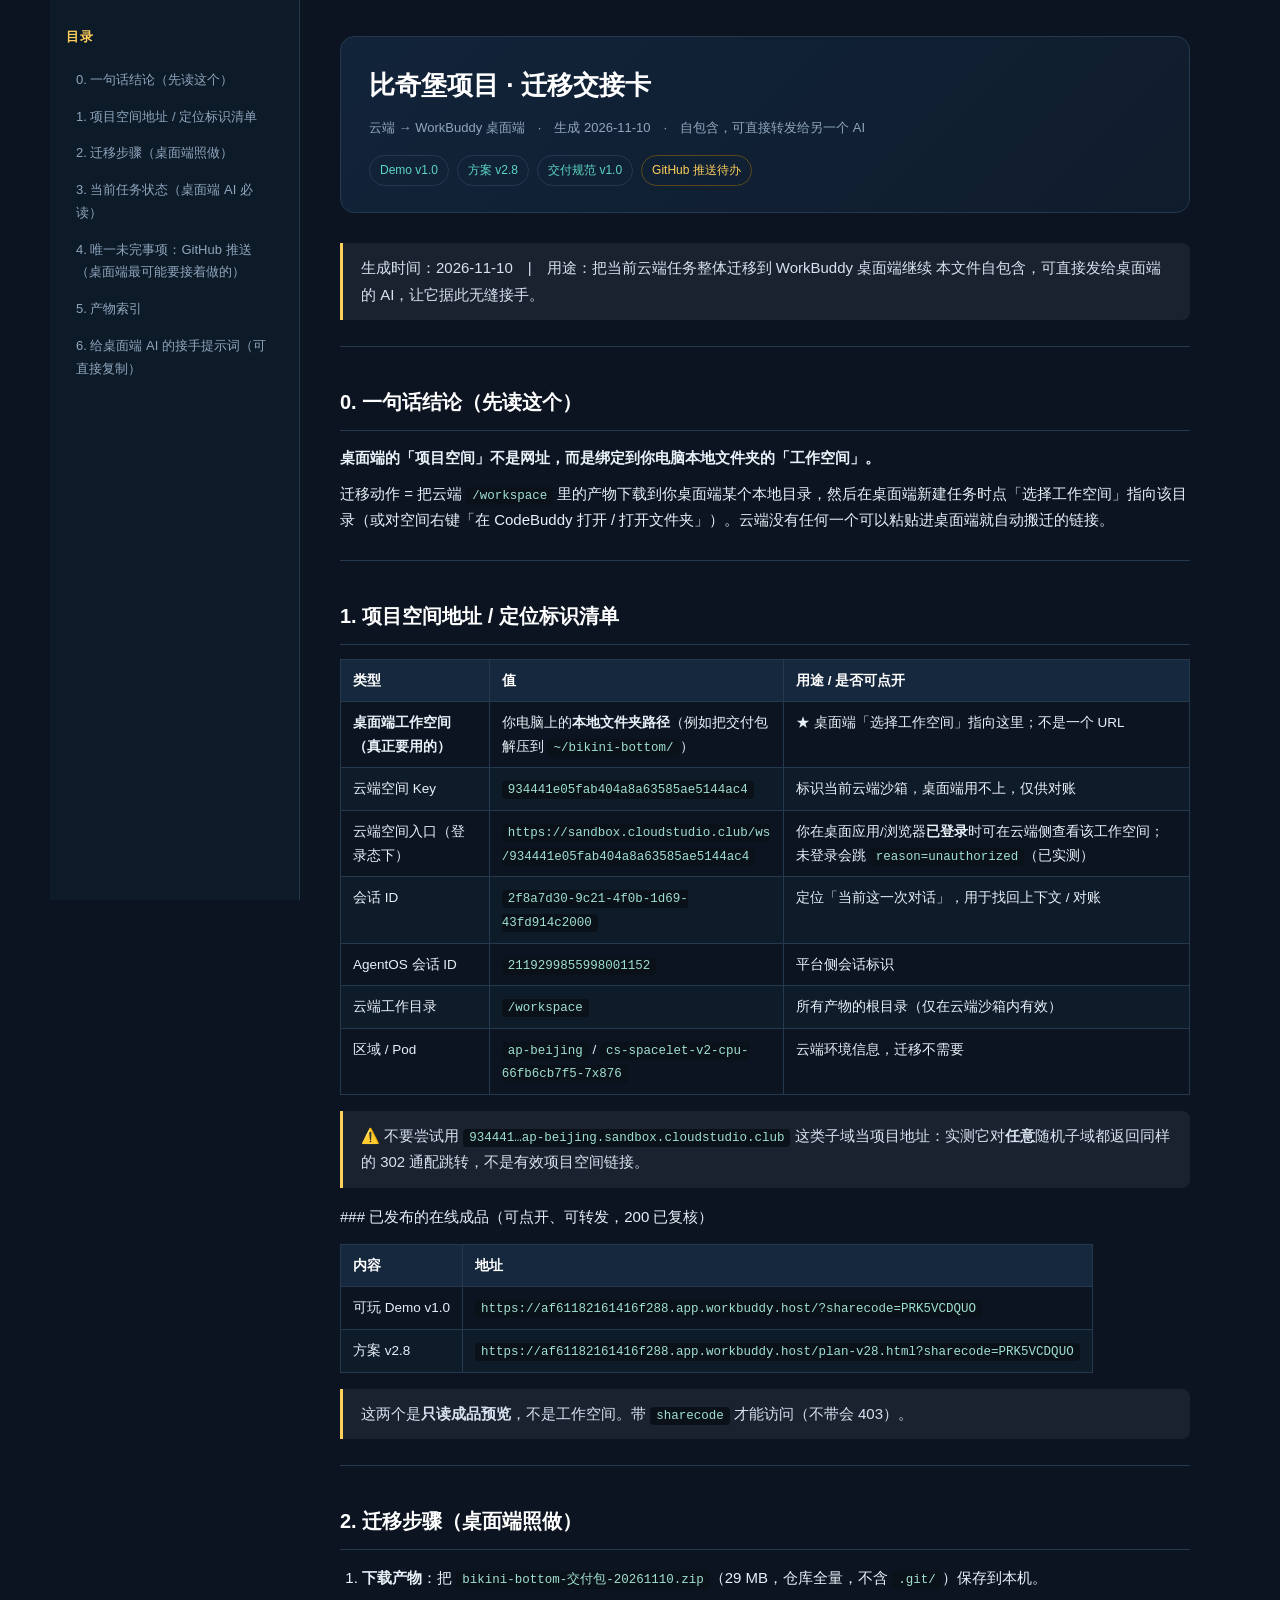
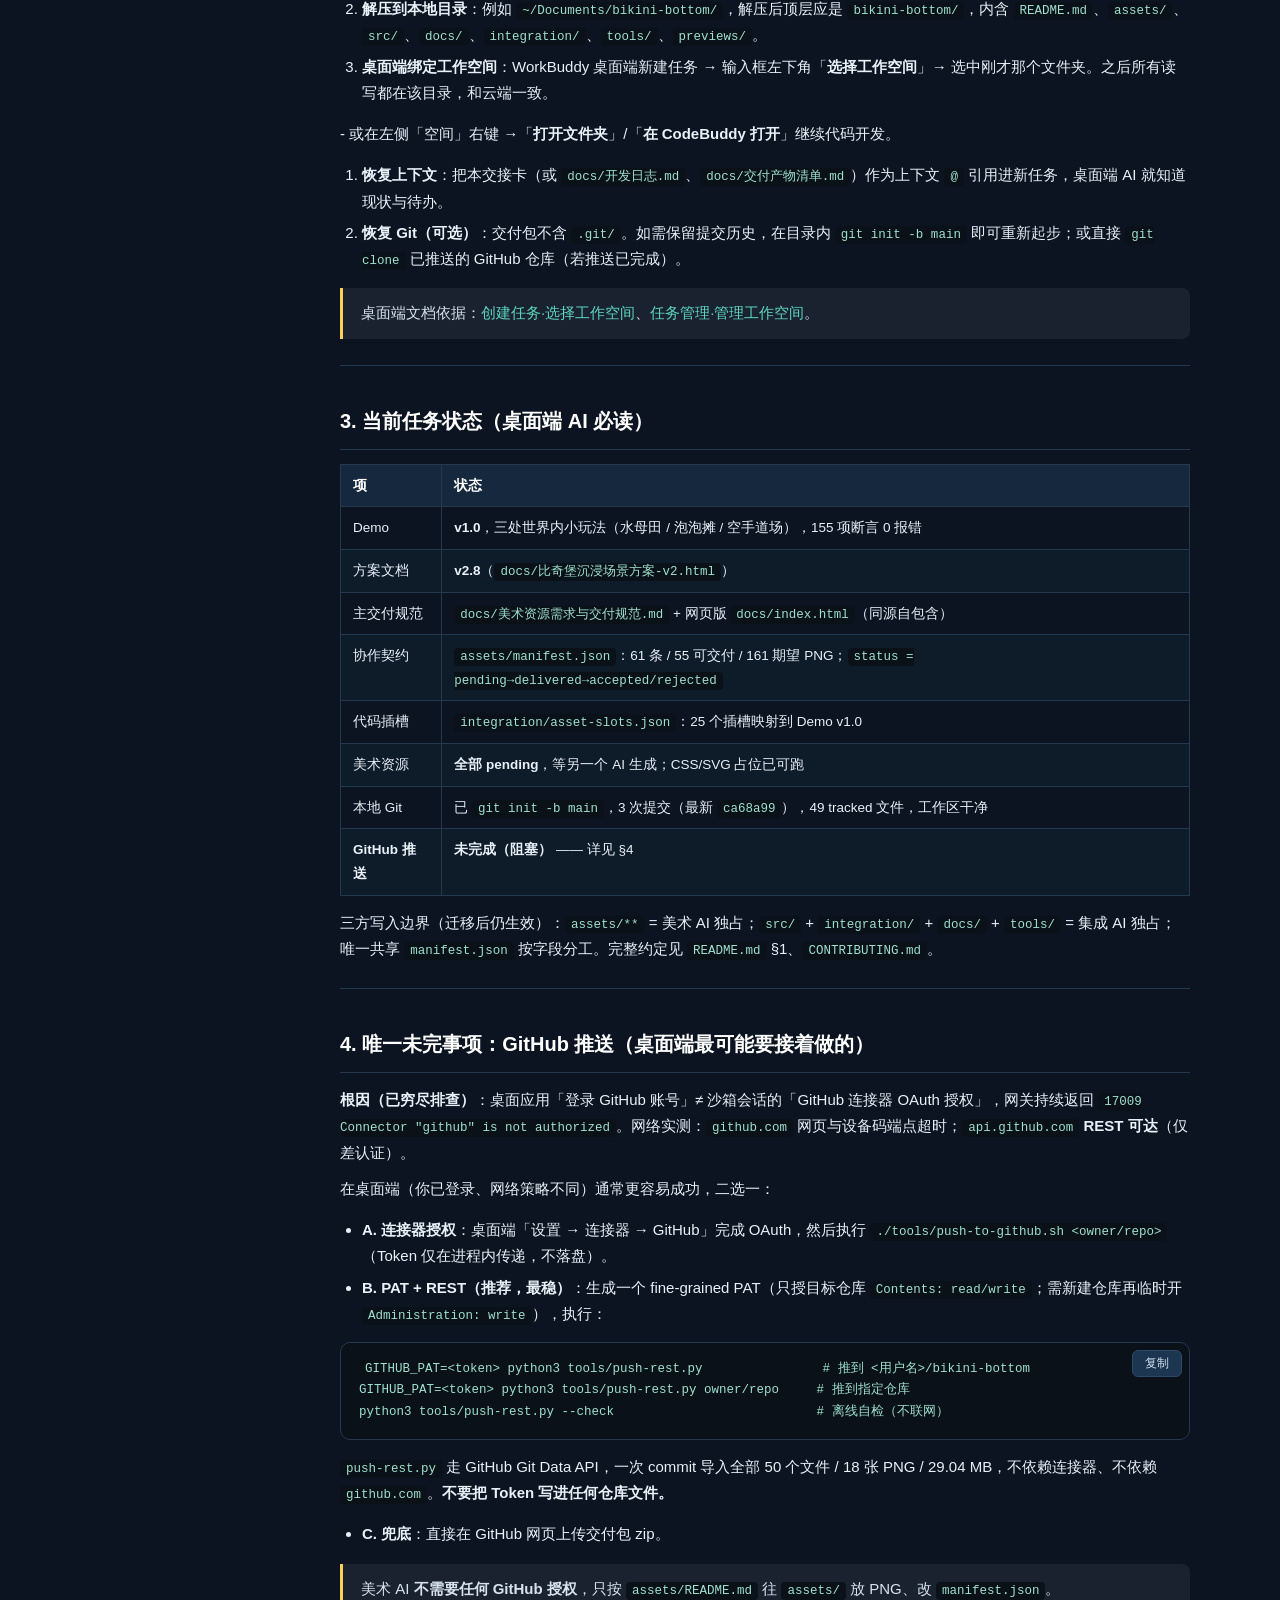
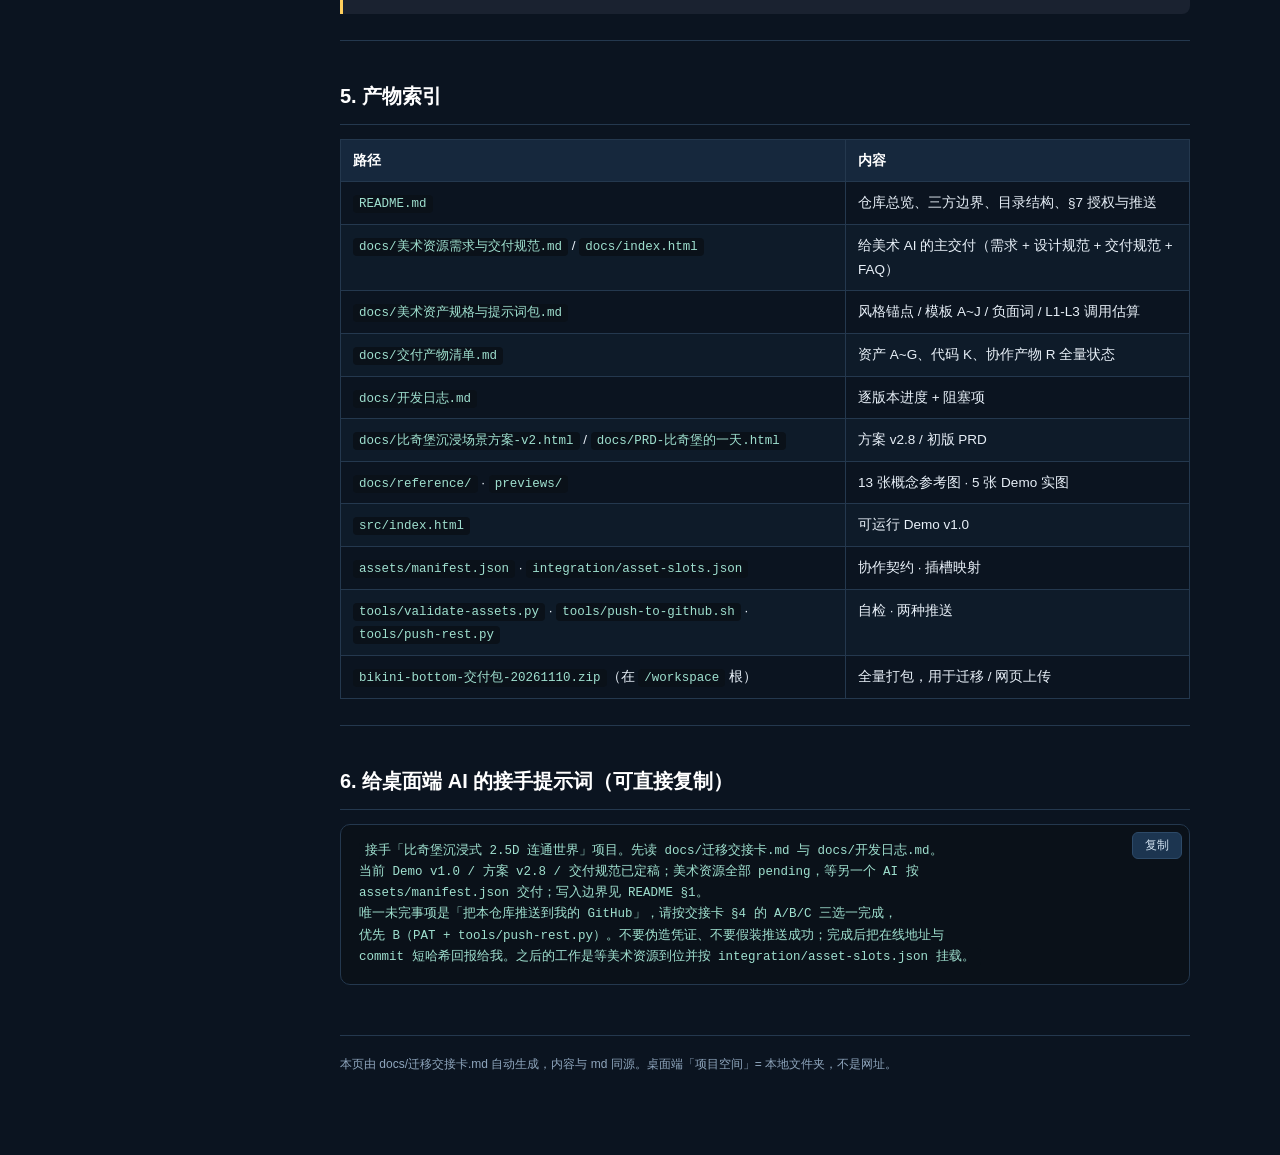
<file: docs/迁移交接卡.html>
<!DOCTYPE html><html lang="zh"><head><meta charset="utf-8">
<meta name="viewport" content="width=device-width,initial-scale=1">
<title>比奇堡项目 · 迁移交接卡（云端 → 桌面端）</title>
<style>
:root{--bg:#0b1420;--card:#111e2e;--ink:#e8f0f8;--mut:#8fa6bd;--line:#24384e;--acc:#ffcf5c;--acc2:#5cd6c0;--code:#0a1119}
*{box-sizing:border-box}body{margin:0;background:var(--bg);color:var(--ink);
 font:15px/1.75 -apple-system,BlinkMacSystemFont,"Segoe UI","PingFang SC","Microsoft YaHei",sans-serif}
.wrap{display:flex;max-width:1180px;margin:0 auto}
nav{position:sticky;top:0;align-self:flex-start;width:250px;height:100vh;overflow:auto;
 padding:26px 16px;border-right:1px solid var(--line);background:#0d1a28;flex:0 0 auto}
nav h3{color:var(--acc);font-size:13px;letter-spacing:.1em;margin:0 0 14px;text-transform:uppercase}
nav a{display:block;color:var(--mut);text-decoration:none;padding:6px 10px;border-radius:6px;font-size:13px;margin:2px 0}
nav a:hover{background:#15263a;color:var(--ink)}
main{flex:1;padding:36px 40px 80px;min-width:0}
.hero{border:1px solid var(--line);border-radius:14px;padding:26px 28px;margin-bottom:30px;
 background:linear-gradient(135deg,#12243a,#0f1c2c)}
.hero h1{margin:0 0 8px;font-size:26px;color:#fff}
.hero .sub{color:var(--mut);font-size:13px}
.hero .tags{margin-top:16px;display:flex;gap:8px;flex-wrap:wrap}
.tag{font-size:12px;padding:4px 10px;border-radius:20px;border:1px solid var(--line);color:var(--acc2)}
.tag.warn{color:var(--acc);border-color:#5a4a1e}
h2{font-size:20px;color:#fff;margin:38px 0 14px;padding-bottom:10px;border-bottom:1px solid var(--line);scroll-margin-top:16px}
p{margin:10px 0}a{color:var(--acc2);text-decoration:none}a:hover{text-decoration:underline}
code{background:var(--code);color:#9fe0cf;padding:2px 6px;border-radius:4px;font:12.5px/1.5 ui-monospace,Menlo,Consolas,monospace;
 word-break:break-word}
table{border-collapse:collapse;width:100%;margin:14px 0;font-size:13.5px;display:block;overflow-x:auto}
th,td{border:1px solid var(--line);padding:9px 12px;text-align:left;vertical-align:top}
th{background:#16283d;color:#fff;white-space:nowrap}
tr:nth-child(even) td{background:#0e1b29}
blockquote{border-left:3px solid var(--acc);background:#1a2230;margin:16px 0;padding:12px 18px;
 border-radius:0 8px 8px 0;color:#d7e2ee}
ul,ol{padding-left:22px}li{margin:5px 0}
hr{border:0;border-top:1px solid var(--line);margin:26px 0}
.cb{position:relative;margin:14px 0}
pre{background:var(--code);border:1px solid var(--line);border-radius:10px;padding:16px 18px;overflow:auto;
 font:12.5px/1.7 ui-monospace,Menlo,Consolas,monospace;color:#cfe0ee;white-space:pre-wrap;word-break:break-word}
.copy{position:absolute;top:8px;right:8px;background:#1c3550;color:#cfe0ee;border:1px solid #2d4a68;
 border-radius:6px;padding:4px 12px;font-size:12px;cursor:pointer}
.copy:hover{background:#28527a}
.footer{margin-top:50px;padding-top:18px;border-top:1px solid var(--line);color:var(--mut);font-size:12px}
@media(max-width:820px){nav{display:none}main{padding:22px 18px 60px}.wrap{display:block}}
</style></head><body>
<div class="wrap">
<nav><h3>目录</h3><a href="#s1">0. 一句话结论（先读这个）</a><a href="#s2">1. 项目空间地址 / 定位标识清单</a><a href="#s3">2. 迁移步骤（桌面端照做）</a><a href="#s4">3. 当前任务状态（桌面端 AI 必读）</a><a href="#s5">4. 唯一未完事项：GitHub 推送（桌面端最可能要接着做的）</a><a href="#s6">5. 产物索引</a><a href="#s7">6. 给桌面端 AI 的接手提示词（可直接复制）</a></nav>
<main>
<div class="hero">
  <h1>比奇堡项目 · 迁移交接卡</h1>
  <div class="sub">云端 → WorkBuddy 桌面端　·　生成 2026-11-10　·　自包含，可直接转发给另一个 AI</div>
  <div class="tags">
    <span class="tag">Demo v1.0</span><span class="tag">方案 v2.8</span>
    <span class="tag">交付规范 v1.0</span><span class="tag warn">GitHub 推送待办</span>
  </div>
</div>
<blockquote>生成时间：2026-11-10　|　用途：把当前云端任务整体迁移到 WorkBuddy 桌面端继续 本文件自包含，可直接发给桌面端的 AI，让它据此无缝接手。</blockquote>
<hr>
<h2 id="s1">0. 一句话结论（先读这个）</h2>
<p><strong>桌面端的「项目空间」不是网址，而是绑定到你电脑本地文件夹的「工作空间」。</strong></p>
<p>迁移动作 = 把云端 <code>/workspace</code> 里的产物下载到你桌面端某个本地目录，然后在桌面端新建任务时点「选择工作空间」指向该目录（或对空间右键「在 CodeBuddy 打开 / 打开文件夹」）。云端没有任何一个可以粘贴进桌面端就自动搬迁的链接。</p>
<hr>
<h2 id="s2">1. 项目空间地址 / 定位标识清单</h2>
<table><thead><tr><th>类型</th><th>值</th><th>用途 / 是否可点开</th></tr></thead><tbody><tr><td><strong>桌面端工作空间（真正要用的）</strong></td><td>你电脑上的<strong>本地文件夹路径</strong>（例如把交付包解压到 <code>~/bikini-bottom/</code>）</td><td>★ 桌面端「选择工作空间」指向这里；不是一个 URL</td></tr><tr><td>云端空间 Key</td><td><code>934441e05fab404a8a63585ae5144ac4</code></td><td>标识当前云端沙箱，桌面端用不上，仅供对账</td></tr><tr><td>云端空间入口（登录态下）</td><td><code>https://sandbox.cloudstudio.club/ws/934441e05fab404a8a63585ae5144ac4</code></td><td>你在桌面应用/浏览器<strong>已登录</strong>时可在云端侧查看该工作空间；未登录会跳 <code>reason=unauthorized</code>（已实测）</td></tr><tr><td>会话 ID</td><td><code>2f8a7d30-9c21-4f0b-1d69-43fd914c2000</code></td><td>定位「当前这一次对话」，用于找回上下文 / 对账</td></tr><tr><td>AgentOS 会话 ID</td><td><code>2119299855998001152</code></td><td>平台侧会话标识</td></tr><tr><td>云端工作目录</td><td><code>/workspace</code></td><td>所有产物的根目录（仅在云端沙箱内有效）</td></tr><tr><td>区域 / Pod</td><td><code>ap-beijing</code> / <code>cs-spacelet-v2-cpu-66fb6cb7f5-7x876</code></td><td>云端环境信息，迁移不需要</td></tr></tbody></table>
<blockquote>⚠️ 不要尝试用 <code>934441…ap-beijing.sandbox.cloudstudio.club</code> 这类子域当项目地址：实测它对<strong>任意</strong>随机子域都返回同样的 302 通配跳转，不是有效项目空间链接。</blockquote>
<p>### 已发布的在线成品（可点开、可转发，200 已复核）</p>
<table><thead><tr><th>内容</th><th>地址</th></tr></thead><tbody><tr><td>可玩 Demo v1.0</td><td><code>https://af61182161416f288.app.workbuddy.host/?sharecode=PRK5VCDQUO</code></td></tr><tr><td>方案 v2.8</td><td><code>https://af61182161416f288.app.workbuddy.host/plan-v28.html?sharecode=PRK5VCDQUO</code></td></tr></tbody></table>
<blockquote>这两个是<strong>只读成品预览</strong>，不是工作空间。带 <code>sharecode</code> 才能访问（不带会 403）。</blockquote>
<hr>
<h2 id="s3">2. 迁移步骤（桌面端照做）</h2>
<ol><li><strong>下载产物</strong>：把 <code>bikini-bottom-交付包-20261110.zip</code>（29 MB，仓库全量，不含 <code>.git/</code>）保存到本机。</li><li><strong>解压到本地目录</strong>：例如 <code>~/Documents/bikini-bottom/</code>，解压后顶层应是 <code>bikini-bottom/</code>，内含 <code>README.md</code>、<code>assets/</code>、<code>src/</code>、<code>docs/</code>、<code>integration/</code>、<code>tools/</code>、<code>previews/</code>。</li><li><strong>桌面端绑定工作空间</strong>：WorkBuddy 桌面端新建任务 → 输入框左下角「<strong>选择工作空间</strong>」→ 选中刚才那个文件夹。之后所有读写都在该目录，和云端一致。</li></ol>
<p>   - 或在左侧「空间」右键 →「<strong>打开文件夹</strong>」/「<strong>在 CodeBuddy 打开</strong>」继续代码开发。</p>
<ol><li><strong>恢复上下文</strong>：把本交接卡（或 <code>docs/开发日志.md</code>、<code>docs/交付产物清单.md</code>）作为上下文 <code>@</code> 引用进新任务，桌面端 AI 就知道现状与待办。</li><li><strong>恢复 Git（可选）</strong>：交付包不含 <code>.git/</code>。如需保留提交历史，在目录内 <code>git init -b main</code> 即可重新起步；或直接 <code>git clone</code> 已推送的 GitHub 仓库（若推送已完成）。</li></ol>
<blockquote>桌面端文档依据：<a href="https://www.workbuddy.cn/docs/workbuddy/Create-Task" target="_blank" rel="noopener">创建任务·选择工作空间</a>、<a href="https://www.workbuddy.cn/docs/workbuddy/Task-Management" target="_blank" rel="noopener">任务管理·管理工作空间</a>。</blockquote>
<hr>
<h2 id="s4">3. 当前任务状态（桌面端 AI 必读）</h2>
<table><thead><tr><th>项</th><th>状态</th></tr></thead><tbody><tr><td>Demo</td><td><strong>v1.0</strong>，三处世界内小玩法（水母田 / 泡泡摊 / 空手道场），155 项断言 0 报错</td></tr><tr><td>方案文档</td><td><strong>v2.8</strong>（<code>docs/比奇堡沉浸场景方案-v2.html</code>）</td></tr><tr><td>主交付规范</td><td><code>docs/美术资源需求与交付规范.md</code> + 网页版 <code>docs/index.html</code>（同源自包含）</td></tr><tr><td>协作契约</td><td><code>assets/manifest.json</code>：61 条 / 55 可交付 / 161 期望 PNG；<code>status = pending→delivered→accepted/rejected</code></td></tr><tr><td>代码插槽</td><td><code>integration/asset-slots.json</code>：25 个插槽映射到 Demo v1.0</td></tr><tr><td>美术资源</td><td><strong>全部 pending</strong>，等另一个 AI 生成；CSS/SVG 占位已可跑</td></tr><tr><td>本地 Git</td><td>已 <code>git init -b main</code>，3 次提交（最新 <code>ca68a99</code>），49 tracked 文件，工作区干净</td></tr><tr><td><strong>GitHub 推送</strong></td><td><strong>未完成（阻塞）</strong> —— 详见 §4</td></tr></tbody></table>
<p>三方写入边界（迁移后仍生效）：<code>assets/**</code> = 美术 AI 独占；<code>src/</code> + <code>integration/</code> + <code>docs/</code> + <code>tools/</code> = 集成 AI 独占；唯一共享 <code>manifest.json</code> 按字段分工。完整约定见 <code>README.md</code> §1、<code>CONTRIBUTING.md</code>。</p>
<hr>
<h2 id="s5">4. 唯一未完事项：GitHub 推送（桌面端最可能要接着做的）</h2>
<p><strong>根因（已穷尽排查）</strong>：桌面应用「登录 GitHub 账号」≠ 沙箱会话的「GitHub 连接器 OAuth 授权」，网关持续返回 <code>17009 Connector &quot;github&quot; is not authorized</code>。网络实测：<code>github.com</code> 网页与设备码端点超时；<strong><code>api.github.com</code> REST 可达</strong>（仅差认证）。</p>
<p>在桌面端（你已登录、网络策略不同）通常更容易成功，二选一：</p>
<ul><li><strong>A. 连接器授权</strong>：桌面端「设置 → 连接器 → GitHub」完成 OAuth，然后执行 <code>./tools/push-to-github.sh &lt;owner/repo&gt;</code>（Token 仅在进程内传递，不落盘）。</li><li><strong>B. PAT + REST（推荐，最稳）</strong>：生成一个 fine-grained PAT（只授目标仓库 <code>Contents: read/write</code>；需新建仓库再临时开 <code>Administration: write</code>），执行：</li></ul>
<div class="cb"><button class="copy">复制</button><pre><code>GITHUB_PAT=&lt;token&gt; python3 tools/push-rest.py                # 推到 &lt;用户名&gt;/bikini-bottom
GITHUB_PAT=&lt;token&gt; python3 tools/push-rest.py owner/repo     # 推到指定仓库
python3 tools/push-rest.py --check                           # 离线自检（不联网）</code></pre></div>
<p><code>push-rest.py</code> 走 GitHub Git Data API，一次 commit 导入全部 50 个文件 / 18 张 PNG / 29.04 MB，不依赖连接器、不依赖 <code>github.com</code>。<strong>不要把 Token 写进任何仓库文件。</strong></p>
<ul><li><strong>C. 兜底</strong>：直接在 GitHub 网页上传交付包 zip。</li></ul>
<blockquote>美术 AI <strong>不需要任何 GitHub 授权</strong>，只按 <code>assets/README.md</code> 往 <code>assets/</code> 放 PNG、改 <code>manifest.json</code>。</blockquote>
<hr>
<h2 id="s6">5. 产物索引</h2>
<table><thead><tr><th>路径</th><th>内容</th></tr></thead><tbody><tr><td><code>README.md</code></td><td>仓库总览、三方边界、目录结构、§7 授权与推送</td></tr><tr><td><code>docs/美术资源需求与交付规范.md</code> / <code>docs/index.html</code></td><td>给美术 AI 的主交付（需求 + 设计规范 + 交付规范 + FAQ）</td></tr><tr><td><code>docs/美术资产规格与提示词包.md</code></td><td>风格锚点 / 模板 A~J / 负面词 / L1-L3 调用估算</td></tr><tr><td><code>docs/交付产物清单.md</code></td><td>资产 A~G、代码 K、协作产物 R 全量状态</td></tr><tr><td><code>docs/开发日志.md</code></td><td>逐版本进度 + 阻塞项</td></tr><tr><td><code>docs/比奇堡沉浸场景方案-v2.html</code> / <code>docs/PRD-比奇堡的一天.html</code></td><td>方案 v2.8 / 初版 PRD</td></tr><tr><td><code>docs/reference/</code> · <code>previews/</code></td><td>13 张概念参考图 · 5 张 Demo 实图</td></tr><tr><td><code>src/index.html</code></td><td>可运行 Demo v1.0</td></tr><tr><td><code>assets/manifest.json</code> · <code>integration/asset-slots.json</code></td><td>协作契约 · 插槽映射</td></tr><tr><td><code>tools/validate-assets.py</code> · <code>tools/push-to-github.sh</code> · <code>tools/push-rest.py</code></td><td>自检 · 两种推送</td></tr><tr><td><code>bikini-bottom-交付包-20261110.zip</code>（在 <code>/workspace</code> 根）</td><td>全量打包，用于迁移 / 网页上传</td></tr></tbody></table>
<hr>
<h2 id="s7">6. 给桌面端 AI 的接手提示词（可直接复制）</h2>
<div class="cb"><button class="copy">复制</button><pre><code>接手「比奇堡沉浸式 2.5D 连通世界」项目。先读 docs/迁移交接卡.md 与 docs/开发日志.md。
当前 Demo v1.0 / 方案 v2.8 / 交付规范已定稿；美术资源全部 pending，等另一个 AI 按
assets/manifest.json 交付；写入边界见 README §1。
唯一未完事项是「把本仓库推送到我的 GitHub」，请按交接卡 §4 的 A/B/C 三选一完成，
优先 B（PAT + tools/push-rest.py）。不要伪造凭证、不要假装推送成功；完成后把在线地址与
commit 短哈希回报给我。之后的工作是等美术资源到位并按 integration/asset-slots.json 挂载。</code></pre></div>
<div class="footer">本页由 docs/迁移交接卡.md 自动生成，内容与 md 同源。桌面端「项目空间」= 本地文件夹，不是网址。</div>
</main></div><script>
document.querySelectorAll('.copy').forEach(function(b){
  b.addEventListener('click',function(){
    var t=b.parentNode.querySelector('code').innerText;
    navigator.clipboard.writeText(t).then(function(){b.textContent='已复制';
      setTimeout(function(){b.textContent='复制';},1600);});
  });
});
</script></body></html>
</file>
<file: src/skin.css>
/* =====================================================================
   比奇堡 v5 · 表现层皮肤（Redesign · Overhaul）
   玩法逻辑、数据结构、坐标契约全部保留；本文件只重做视觉、动效与 UI。
   设计依据：比奇堡-IP视觉调研.md §1 视觉语言 / §4 UI / §7 可执行规范
   ===================================================================== */

/* ---- 设计系统 ---- */
:root{
  --ink:#162C36; --ink-soft:#2C4A55;
  --water-deep:#0A6E8A; --water-mid:#1FA5B8; --water-light:#58C7CE; --water-haze:#A6E4E2;
  --sand-light:#F6DEA8; --sand-base:#EAC684; --sand-shadow:#CFA059;
  --banana:#FBE34B; --banana-deep:#E7C332;
  --flower-pink:#F49CC0; --flower-lilac:#B49ADB; --flower-lime:#9AD35C; --flower-blue:#7FA8D6;
  --ui-gold:#F2C34E; --ui-gold-deep:#C9901F; --ui-card:#123A46; --ui-card-deep:#0B2A35;
  --paper:#FFF3D2; --coral:#F2785C; --teal:#4FC3C7; --cream:#FFF9E8;
  --bb-stroke:4px; --bb-radius:16px;
  --bb-shadow:0 6px 0 rgba(22,44,54,.35), 0 12px 24px rgba(6,35,56,.28);
}
*{box-sizing:border-box;}
body{font-family:"PingFang SC","Microsoft YaHei",system-ui,sans-serif;}
body #viewport{background:linear-gradient(180deg,var(--water-deep) 0%,var(--water-mid) 38%,
  var(--water-light) 72%,var(--water-haze) 100%);}

/* 卡通字体：粗字重 + 墨线描边，不依赖外部字体 */
.bbTitle,#hud b,#questHud h3,.bbDock .btn,.btn,#roomTitle,#nearTip,#toast,#prompt,
.rTitle,.rRank,.kCombo,.qStep{
  font-weight:900;letter-spacing:.02em;
}

/* ---- 内联手绘图标 ---- */
.bb-ico{display:inline-flex;vertical-align:-.28em;align-items:center;justify-content:center;
  margin:0 .12em;filter:drop-shadow(0 2px 0 rgba(22,44,54,.28));}
.bbSvg,.bbCharSvg{display:block;flex:none;overflow:visible;}
.bb-ico .bbSvg{width:1.15em;height:1.15em;}
.bb-ico-in-btn .bbSvg{width:1.35em;height:1.35em;}
/* v10：界面图标位图版，尺寸跟随字号，避免生图位图在按钮里过大/过小 */
.bbIcoImg{display:block;flex:none;object-fit:contain;pointer-events:none;user-select:none;}
.bb-ico .bbIcoImg{width:1.18em!important;height:1.18em!important;}
.btn .bbIcoImg,.bb-ico-in-btn .bbIcoImg{width:1.3em!important;height:1.3em!important;}
#tipIcon .bbIcoImg{width:56px!important;height:56px!important;margin:0 auto;}
#spinFront .bbIcoImg{width:92px!important;height:92px!important;margin:0 auto;}
/* v10：底部工具条的按钮图标改成手绘位图（22px，比 emoji 更贴画风） */
.btnIco{display:inline-block;width:22px;height:22px;object-fit:contain;
  vertical-align:-5px;margin-right:6px;pointer-events:none;}
#timeBtn .btnIco,#mapBtn .btnIco,#mgGuideBtn .btnIco{filter:drop-shadow(0 1px 0 rgba(22,44,54,.28));}
#colBtn .bbIcoImg{width:22px!important;height:22px!important;display:inline-block;
  vertical-align:-4px;margin-right:2px;}

/* ---- 世界层：建筑 ---- */
/* v10：A-01 底图自带一条手绘沙路，之前 skin.css 又用 #paths 盖了一条深灰柏油路，
   两条路叠在一起（沙路在下、灰路在上）很脏。这里直接把 #paths 关掉，只留底图那条。 */
#paths{display:none!important;}
/* 玩法场地：改成手绘场地贴片（E-12-playfield_*），CSS 只负责定位与放大，
   不再用「SVG 草皮平铺 + 渐变 + 虚线框」拼假地面。 */
.playspot .psArea{background:none!important;border:0!important;box-shadow:none!important;}
.playspot .psArea .psArt{position:absolute;inset:0;width:100%;height:100%;
  object-fit:fill;pointer-events:none;
  filter:drop-shadow(0 10px 10px rgba(22,44,54,.20));}
#world .building{
  transition:transform .28s cubic-bezier(.2,1.5,.5,1),filter .28s ease;
  filter:drop-shadow(0 10px 10px rgba(22,44,54,.22));
  cursor:pointer;
}
#world .building:hover{transform:translateY(-9px) scale(1.035);
  filter:drop-shadow(0 0 0 var(--ui-gold)) drop-shadow(0 16px 16px rgba(22,44,54,.35));}
#world .building .label{
  top:-40px;padding:6px 16px;font-size:15px;font-weight:900;color:var(--ink);
  background:var(--paper);border:3px solid var(--ink);border-radius:999px;
  box-shadow:0 4px 0 rgba(22,44,54,.32);white-space:nowrap;
  transform:translateX(-50%);letter-spacing:.04em;
}
#world .building .label:after{content:"";position:absolute;left:50%;bottom:-11px;
  width:12px;height:12px;background:var(--paper);border-right:3px solid var(--ink);
  border-bottom:3px solid var(--ink);transform:translateX(-50%) rotate(45deg);}
#world .building:hover .label{background:var(--banana);}
#world .building .door{border-radius:50%;background:radial-gradient(circle,rgba(251,227,75,.36) 0%,rgba(251,227,75,0) 70%);
  transition:background .25s ease,box-shadow .25s ease;}
#world .building:hover .door{background:radial-gradient(circle,rgba(251,227,75,.72) 0%,rgba(251,227,75,.08) 72%);
  box-shadow:0 0 0 3px rgba(242,195,78,.7);}

/* 玩家与 NPC：手绘立绘替换 emoji */
.actor .disc,#iplayer .disc,#player .disc{
  background:transparent!important;border:0!important;box-shadow:none!important;
  border-radius:0!important;width:92px!important;height:96px!important;overflow:visible;
  /* 关键：立绘放大后必须从脚底向上生长，否则会埋进地板 */
  top:auto!important;bottom:-4px!important;
}
#iplayer .disc,#player .disc{width:96px!important;height:100px!important;}
/* 主角强化：比居民更大 + 金色光环 + 头顶弹跳箭头，一眼锁定自己 */
#player .disc,#iplayer .disc{width:118px!important;height:126px!important;
  filter:drop-shadow(0 0 10px rgba(251,227,75,.85)) drop-shadow(0 5px 0 rgba(22,44,54,.30));}
#player .disc:after,#iplayer .disc:after{content:"";position:absolute;left:50%;bottom:-12px;
  transform:translateX(-50%);width:86px;height:20px;border-radius:50%;
  background:radial-gradient(ellipse,rgba(251,227,75,.55),transparent 72%);
  animation:bbRingPulse 1.6s ease-in-out infinite;}
.bbMarker{position:absolute;left:50%;top:-96px;pointer-events:none;z-index:5;
  animation:bbArrowBob 1.1s ease-in-out infinite;}
.bbMarker svg{width:36px;height:27px;filter:drop-shadow(0 2px 0 rgba(22,44,54,.4));}
@keyframes bbArrowBob{0%,100%{transform:translateX(-50%) translateY(0)}
  50%{transform:translateX(-50%) translateY(-9px)}}
.actor .disc .bbCharImg,#iplayer .disc .bbCharImg,#player .disc .bbCharImg{
  width:100%;height:100%;object-fit:contain;
  filter:drop-shadow(0 4px 0 rgba(22,44,54,.28));
  animation:bbBob 2.6s ease-in-out infinite;
}
.actor.bot .disc{width:84px!important;height:88px!important;opacity:.96;}
.actor .nm,#iplayer .nm,#player .nm{
  background:var(--paper)!important;color:var(--ink)!important;border:2px solid var(--ink);
  border-radius:999px;font-weight:900;padding:2px 9px;box-shadow:0 3px 0 rgba(22,44,54,.25);
}
/* 立绘放大后，名牌/气泡跟着头顶走，不再压在角色身上 */
.actor .nm{top:-52px!important;}
.actor.bot .nm{top:-46px!important;}
#player .nm,#iplayer .nm{top:auto!important;bottom:-36px!important;}
.actor .bub,#iplayer .bub{bottom:108px!important;}
.actor .bub,#iplayer .bub{
  background:var(--paper)!important;color:var(--ink)!important;
  border:3px solid var(--ink);border-radius:18px;font-weight:800;
  box-shadow:0 6px 0 rgba(22,44,54,.25);
}
.actor .bub:after,#iplayer .bub:after{border-top-color:var(--ink)!important;}
#player,#iplayer{z-index:70;}
#player .disc{animation:bbBob 1.6s ease-in-out infinite;}

/* 世界装饰层（由 skin.js 注入；v10 起全部是手绘 PNG 立绘） */
#bbWorldDeco{position:absolute;left:0;top:0;width:2600px;height:1370px;
  pointer-events:none;z-index:2;overflow:hidden;}
#bbWorldDeco .bbDecoImg{display:block;width:100%;height:100%;object-fit:contain;
  pointer-events:none;user-select:none;-webkit-user-drag:none;}
#bbWorldDeco .bbCloud{position:absolute;animation:bbCloudPulse 8s ease-in-out infinite;}
#bbWorldDeco .bbJelly{position:absolute;animation:bbJellyFloat 5.5s ease-in-out infinite;}
#bbWorldDeco .bbGround{position:absolute;filter:drop-shadow(0 4px 4px rgba(22,44,54,.20));}
#bbWorldDeco .bbRoad{position:absolute;left:0;top:0;}
/* 场景内换房门 / 楼梯：v10 起换成手绘门立绘（E-13-*），
   这里清掉旧的米白纸卡底与墨线框，只保留标签药丸的配色。 */
.portal{background:none!important;border:0!important;border-radius:0!important;
  box-shadow:none!important;animation:none!important;}
.portal .pTx{background:var(--banana)!important;color:var(--ink)!important;
  border:2px solid var(--ink)!important;border-radius:999px!important;font-weight:900!important;}

/* ---- HUD：顶部资源条 ---- */
#hud{
  position:fixed;left:14px;top:14px;z-index:260;max-width:326px;
  background:linear-gradient(180deg,rgba(18,58,70,.94),rgba(11,42,53,.94));
  border:var(--bb-stroke) solid var(--ink);border-radius:22px;
  box-shadow:var(--bb-shadow),inset 0 2px 0 rgba(242,195,78,.35);
  color:var(--cream);padding:10px 14px 9px 78px;font-size:12px;line-height:1.45;
  backdrop-filter:blur(4px);transition:max-width .3s ease;
}
#hud:before{content:"";position:absolute;left:9px;top:9px;width:64px;height:64px;
  border-radius:50%;border:4px solid var(--ui-gold);
  background:var(--paper) url(../assets/characters/D-02-sponge-token.png) center/60px 60px no-repeat;
  box-shadow:0 4px 0 rgba(22,44,54,.4),inset 0 0 0 3px var(--ink);}
#hud b{color:var(--banana);}
#hud br{display:none;}
#hud #coord{opacity:.7;font-size:11px;}
/* 默认只露一行操作提示，悬停展开全文，避免 HUD 高到 180px 压住画面 */
#hud>span{display:block;margin-top:5px;opacity:.82;font-size:10.5px;line-height:1.5;
  max-height:32px;overflow:hidden;transition:max-height .32s ease;}
#hud:hover>span{max-height:170px;}
#hud:after{content:"操作说明 ⌄";display:block;margin-top:4px;font-size:10px;
  color:var(--ui-gold);opacity:.85;font-weight:800;}
#hud:hover:after{content:"操作说明 ⌃";}
#hud #clock{display:inline-block;background:var(--ui-gold);color:var(--ink);
  padding:1px 9px;border-radius:999px;border:2px solid var(--ink);}

/* ---- 底部金框卡片工具条 ---- */
#controls{
  position:fixed;left:50%;bottom:16px;transform:translateX(-50%);z-index:265;
  display:flex;gap:10px;align-items:flex-end;padding:0;
  background:none;border:0;box-shadow:none;
}
#controls .btn,.bbDock .btn{
  min-width:104px;min-height:64px;padding:9px 12px;
  background:linear-gradient(180deg,var(--ui-gold) 0%,var(--ui-gold-deep) 100%);
  color:var(--ink);border:4px solid var(--ink);border-radius:18px;
  box-shadow:0 5px 0 var(--ink),0 10px 18px rgba(6,35,56,.35),inset 0 2px 0 rgba(255,255,255,.5);
  font-size:13px;font-weight:900;cursor:pointer;
  display:flex;flex-direction:column;align-items:center;justify-content:center;gap:3px;
  transition:transform .16s cubic-bezier(.2,1.6,.5,1),box-shadow .16s ease;
}
#controls .btn:hover,.bbDock .btn:hover{transform:translateY(-6px) rotate(-2deg);
  box-shadow:0 9px 0 var(--ink),0 16px 22px rgba(6,35,56,.4),inset 0 2px 0 rgba(255,255,255,.6);}
#controls .btn:active,.bbDock .btn:active{transform:translateY(2px);
  box-shadow:0 2px 0 var(--ink),0 5px 10px rgba(6,35,56,.3);}
#controls .btn .bb-ico .bbSvg,.bbDock .btn .bb-ico .bbSvg{width:26px;height:26px;}

/* 通用按钮（弹窗内） */
.btn{
  background:linear-gradient(180deg,var(--ui-gold),var(--ui-gold-deep))!important;
  color:var(--ink)!important;border:3px solid var(--ink)!important;border-radius:12px!important;
  box-shadow:0 4px 0 var(--ink)!important;font-weight:900!important;
  transition:transform .14s ease;
}
.btn:hover{transform:translateY(-2px);}
.btn:active{transform:translateY(2px);box-shadow:0 1px 0 var(--ink)!important;}
#tipMore{background:linear-gradient(180deg,var(--banana),#e3b52f)!important;}

/* 说明条 / 免责 */
#legend{
  left:14px;bottom:14px;right:auto;top:auto;max-width:290px;
  background:rgba(11,42,53,.78);border:2px solid rgba(242,195,78,.55);
  border-radius:12px;color:var(--cream);padding:7px 11px;font-size:10px;line-height:1.5;
  opacity:.72;
}
#bbDisclaimer{position:fixed;right:14px;bottom:12px;z-index:264;
  font-size:10px;color:rgba(255,249,232,.7);text-shadow:0 1px 3px rgba(6,35,56,.9);
  pointer-events:none;letter-spacing:.02em;}

/* ---- 任务卡 ---- */
#questHud{
  right:14px;top:14px;width:236px;z-index:262;
  background:var(--paper);border:4px solid var(--ink);border-radius:20px;
  box-shadow:var(--bb-shadow),inset 0 0 0 3px rgba(242,195,78,.6);
  color:var(--ink);padding:14px 16px;
}
#questHud h3{font-size:15px;margin:0 0 8px;color:var(--ink);
  border-bottom:3px dashed rgba(22,44,54,.3);padding-bottom:7px;}
#questHud .hint{font-size:10px;line-height:1.5;opacity:.75;margin-top:8px;}
#questHud .qStep,#questHud li,#questHud>div>div{font-weight:800;}

/* ---- 提示气泡 ---- */
#nearTip,#prompt,#toast{
  background:var(--paper)!important;color:var(--ink)!important;
  border:3px solid var(--ink)!important;border-radius:999px!important;
  box-shadow:0 5px 0 var(--ink),0 10px 20px rgba(6,35,56,.3)!important;
  font-weight:900!important;padding:8px 18px!important;
}
#toast{animation:bbPop .3s cubic-bezier(.2,1.6,.5,1) both;}
#nearTip b{background:var(--banana);border:2px solid var(--ink);border-radius:6px;padding:0 6px;}

/* ---- 玩法场地 ---- */
.playspot{z-index:80;}
/* v10：场地面已经是手绘贴片，不再描墨线框/内金边，只保留靠近时的高亮环 */
.playspot .psArea{
  border:0!important;
  box-shadow:none!important;
  transition:transform .25s ease,filter .25s ease;
}
.playspot .psRing{border:3px dashed var(--ui-gold)!important;animation:bbRingPulse 2.4s ease-in-out infinite;}
.playspot.near .psArea{transform:translate(-50%,-50%) scale(1.05);
  filter:brightness(1.12) drop-shadow(0 0 16px rgba(251,227,75,.85));}
.playspot .psSign{
  background:var(--paper)!important;color:var(--ink)!important;
  border:3px solid var(--ink)!important;border-radius:14px!important;
  box-shadow:0 4px 0 var(--ink)!important;font-weight:900!important;
}

/* ---- 室内 ---- */
#interior{background:linear-gradient(180deg,#1687a0,#1fa5b8 45%,#58c7ce 100%)!important;}
/* 原 roomIn 动画把 opacity 停在 0，导致整间房透出深蓝底。
   改为只做亮度闪光，且不碰 transform —— 否则会覆盖 fitInterior() 的响应式缩放。 */
#room.roomIn{animation:bbRoomIn .42s ease-out!important;}
#room{
  opacity:1!important;
  border:0;border-radius:26px;
  box-shadow:0 0 0 6px var(--ink),0 18px 0 rgba(22,44,54,.28),0 30px 60px rgba(6,35,56,.45);
  overflow:hidden;
}
#room .floor,#room .wall{display:none!important;}
/* CSS 画的家具与 PNG/主题层重复，且那条 820px 灰横条会盖住手绘墙面 */
#roomDecor .counterBar,#roomDecor .table,#roomDecor .rug,
#roomDecor .shelf,#roomDecor .archDoor{display:none!important;}
#roomDecor .zoneTag{background:var(--paper)!important;color:var(--ink)!important;
  border:2px solid var(--ink);border-radius:999px;font-weight:900;padding:2px 10px;opacity:.92;}
#interior .topbar{background:linear-gradient(180deg,rgba(11,42,53,.9),rgba(11,42,53,.55))!important;
  border-bottom:3px solid var(--ink);padding:10px 18px;}
#roomTitle{font-size:22px;color:var(--banana);text-shadow:0 2px 0 var(--ink);}
#roomNav button,#roomNav .navBtn{
  background:var(--paper)!important;color:var(--ink)!important;
  border:3px solid var(--ink)!important;border-radius:999px!important;font-weight:900!important;
  box-shadow:0 3px 0 var(--ink)!important;}
#roomNav button.on,#roomNav .navBtn.on{background:var(--banana)!important;}

/* 每间房不同的主题道具层（room-skins.js） */
#bbRoomSkin{position:absolute;left:0;top:0;width:1200px;height:760px;
  pointer-events:none;z-index:4;}
#bbRoomSkin svg{width:100%;height:100%;display:block;}
#bbRoomSkin .skinSway{transform-origin:bottom center;animation:bbSway 4.4s ease-in-out infinite;}
#bbRoomSkin .skinSpin{transform-origin:center;animation:bbSpin 9s linear infinite;}
#bbRoomSkin .skinBub{animation:bbBubbleUp 6s linear infinite;}

/* 交互物件 = 莉娜式场景道具：图标即道具（大小随物件、贴地阴影、微旋转），
   不再有方框贴片感；名称标签悬停才出现 */
#room .obj{
  background:transparent!important;border:0!important;
  box-shadow:none!important;border-radius:0!important;overflow:visible!important;
  transition:transform .16s ease;
}
#room .obj .ic{display:block;width:100%;height:100%;}
#room .obj .ic .bbSvg{width:100%!important;height:100%!important;}
/* v9.1：手绘房间底图细节太密，40~60px 的小图标会被背景"吃掉"。
   统一放大 1.7 倍（transform-origin 取底边中点 = 底座不动、往上长，保持贴地），
   再补一圈暖白描边把它从背景里剥出来，加一层接触阴影压住底部。 */
#room .obj .ic .bbObjImg{
  display:block;width:100%;height:100%;object-fit:contain;
  object-position:50% 100%;
  transform:scale(1.7);transform-origin:50% 100%;
  filter:
    drop-shadow(1.5px 0 0 rgba(255,250,236,.85))
    drop-shadow(-1.5px 0 0 rgba(255,250,236,.85))
    drop-shadow(0 1.5px 0 rgba(255,250,236,.85))
    drop-shadow(0 -1.5px 0 rgba(255,250,236,.85))
    drop-shadow(0 8px 6px rgba(22,44,54,.42));
}
/* 物件状态徽标：无独立亮态立绘的开关类，打开时头顶浮动符号 */
#room .obj .bbFx{position:absolute;top:-20px;right:-8px;font-size:16px;line-height:1;
  color:#FBE34B;text-shadow:0 2px 0 #162C36;pointer-events:none;
  animation:bbFxFloat 1.6s ease-in-out infinite;}
@keyframes bbFxFloat{0%,100%{transform:translateY(0) rotate(-6deg);opacity:.85}
  50%{transform:translateY(-7px) rotate(6deg);opacity:1}}
#room .obj .bbPropShadow{position:absolute;left:-26%;right:-26%;bottom:-6px;height:18px;
  border-radius:50%;pointer-events:none;
  background:radial-gradient(ellipse,rgba(22,44,54,.30),transparent 72%);}
#room .obj .tx{background:var(--paper)!important;color:var(--ink)!important;
  border:2px solid var(--ink);border-radius:999px;font-weight:900;padding:1px 8px;
  font-size:10px;box-shadow:0 2px 0 rgba(22,44,54,.25);white-space:nowrap;
  opacity:0!important;transition:opacity .16s ease;pointer-events:none;}
#room .obj:hover .tx,#room .obj.active .tx{opacity:1!important;transform:translateY(-2px);}
/* 放大后的图标比原 .obj 盒子大一圈，顺手把点击热区也放宽，避免"看得到点不到" */
#room .obj:after{content:"";position:absolute;left:-9px;right:-9px;top:-16px;bottom:-5px;}
/* 引导期非目标物件原先是 .6 透明 + 去饱和，在细节密集的手绘图里会直接消失，改为轻微压暗 */
#room .obj.dim{opacity:.84!important;filter:saturate(.94);}
#room .obj:hover{transform:translateY(-4px) scale(1.06)!important;}
#room .obj.ready{animation:bbReady 1.3s ease-in-out infinite;}
#room .obj.taken{opacity:.4;}
/* v10：座位已换手绘木凳立绘，这里不再叠米白底 + 墨线框 */
#room .seat{background:none!important;border:0!important;box-shadow:none!important;}
#exitDoor{background:var(--paper)!important;border:4px solid var(--ink)!important;
  box-shadow:0 6px 0 var(--ink)!important;color:var(--ink)!important;}
#exitDoor .dTx,#exitDoor .dSub{color:var(--ink)!important;font-weight:900;}
#photoSpot{background:var(--paper)!important;color:var(--ink)!important;
  border:3px solid var(--ink)!important;border-radius:999px!important;font-weight:900;}
#ticketNr{background:var(--paper)!important;color:var(--ink)!important;
  border:3px solid var(--ink)!important;border-radius:14px!important;font-weight:900;}

/* 检视卡 / 弹窗 */
#objTip .card,#rummage .card,#spin .card,#collection .card,#focus .card,#photo .card,
#mgResult .card{
  background:var(--paper)!important;color:var(--ink)!important;
  border:5px solid var(--ink)!important;border-radius:24px!important;
  box-shadow:0 10px 0 var(--ink),0 24px 48px rgba(6,35,56,.45)!important;}
#objTip .big .bbSvg{width:72px;height:72px;}
#objTip .big{font-size:64px;}
#objTip h3,#rummage h3,#spin h3,#collection h3{color:var(--ink)!important;font-weight:900;}
#colGrid .colItem{background:rgba(255,255,255,.55)!important;color:var(--ink)!important;
  border:3px solid var(--ink)!important;border-radius:14px!important;font-weight:800;}
#dlg .box{background:var(--paper)!important;color:var(--ink)!important;
  border:4px solid var(--ink)!important;border-radius:20px!important;
  box-shadow:0 8px 0 var(--ink)!important;}
/* 纸底对话面板：全部文字改深色，选项做成纸片按钮（此前白字压奶油底不可读） */
#dlg .who{color:#8a5f2c!important;font-size:13.5px!important;}
#dlg .who small{color:#8b7a5f!important;font-weight:700!important;}
#dlg .text{color:var(--ink)!important;font-weight:600;font-size:15.5px!important;}
#dlg .opt{background:#FFF9EA!important;color:var(--ink)!important;
  border:2.5px solid var(--ink)!important;border-radius:12px!important;
  font-weight:800!important;box-shadow:0 3px 0 rgba(22,44,54,.35)!important;}
#dlg .opt:hover{background:var(--banana)!important;border-color:var(--ink)!important;
  transform:translateX(4px);}
#dlg .opt:active{box-shadow:0 1px 0 rgba(22,44,54,.35)!important;transform:translate(2px,2px);}
#dlg .opt .k{background:var(--ink)!important;color:var(--banana)!important;font-weight:900!important;}
#dlg .opt.end{background:var(--banana)!important;color:var(--ink)!important;text-align:center;}
#dlg .fx{color:#8a5f2c!important;font-weight:700;}
#dlg .portrait{border-color:var(--ink)!important;box-shadow:0 5px 0 var(--ink)!important;
  overflow:hidden;}
/* 对话头像直接用手绘立绘/居民立绘，替掉 emoji 图标；底色仍用角色主题色，
   否则浅色立绘落在米白圆底上会看不见 */
#dlg .portrait img{display:block;width:100%;height:100%;object-fit:contain;
  object-position:50% 100%;border-radius:50%;transform:scale(1.14);}

/* 小玩法 UI */
#mgHud,#mgBanner,.mgHScore,.kCombo,.blowHint,.blowFound{
  background:rgba(11,42,53,.9)!important;color:var(--cream)!important;
  border:3px solid var(--ink)!important;border-radius:14px!important;font-weight:900;}
#mgResult .rTitle,#mgResult .rSub{color:var(--ink-soft)!important;}
#mgResult .rLine{color:var(--ink)!important;}
#mgKarate .kPad button{background:var(--paper)!important;color:var(--ink)!important;
  border:3px solid var(--ink)!important;border-radius:12px!important;font-weight:900;}
#mgKarate .kPad button:active{background:var(--banana)!important;}
.blowBtn{background:var(--ui-gold)!important;color:var(--ink)!important;
  border:4px solid var(--ink)!important;border-radius:999px!important;font-weight:900;
  box-shadow:0 5px 0 var(--ink)!important;}

/* ---- 动效 ---- */
@keyframes bbBob{0%,100%{transform:translateY(0) rotate(-1deg)}50%{transform:translateY(-5px) rotate(1deg)}}
@keyframes bbSway{0%,100%{transform:rotate(-4deg)}50%{transform:rotate(5deg)}}
@keyframes bbJellyFloat{0%,100%{transform:translateY(0) scale(1)}50%{transform:translateY(-22px) scale(1.06)}}
@keyframes bbCloudPulse{0%,100%{transform:translateY(0) scale(1)}50%{transform:translateY(-9px) scale(1.035)}}
@keyframes bbBubbleUp{0%{transform:translateY(0);opacity:0}12%{opacity:.85}
  100%{transform:translateY(-420px);opacity:0}}
@keyframes bbRingPulse{0%,100%{opacity:.55}50%{opacity:1}}
@keyframes bbReady{0%,100%{box-shadow:0 0 0 3px rgba(251,227,75,.5)}
  50%{box-shadow:0 0 0 10px rgba(251,227,75,.14)}}
@keyframes bbSpin{to{transform:rotate(360deg)}}
/* ★ 关键帧必须带上 translateX(-50%)：#toast 靠 left:50% + translateX(-50%) 居中，
   而 animation-fill-mode:both 会把最终帧的 transform 永久盖上去。
   以前这里只写了 scale/translateY，动画一跑完 toast 的 -50% 就被抹掉，
   左边缘被钉在屏幕中线 —— 窄屏上直接溢出右边界，视觉上像"提示字压在一起/飘出画面"。 */
@keyframes bbPop{
  from{transform:translateX(-50%) scale(.7) translateY(12px);opacity:0}
  to{transform:translateX(-50%) scale(1) translateY(0);opacity:1}}
@keyframes bbRoomIn{from{filter:brightness(1.22) saturate(1.12)}to{filter:none}}

/* 触屏 / 窄屏 */
@media (max-width:820px){
  #hud{max-width:min(78vw,340px);font-size:11px;padding:10px 12px 10px 68px;}
  #hud:before{width:50px;height:50px;background-size:48px 48px;}
  #controls{gap:6px;bottom:10px;}
  #controls .btn{min-width:76px;min-height:56px;font-size:11px;padding:6px;}
  #questHud{width:190px;top:auto;bottom:96px;right:10px;padding:10px;}
  #legend{display:none;}
}
@media (prefers-reduced-motion:reduce){
  *,*:before,*:after{animation-duration:.001ms!important;animation-iteration-count:1!important;
    transition-duration:.001ms!important;}
}

/* ==========================================================================
   v11 交互层：摇一摇掉出来 + 布口袋
   ========================================================================== */
#roomDrops{position:absolute;left:0;top:0;width:1200px;height:760px;
  pointer-events:none;z-index:182;}
#roomDrops .drop{position:absolute;transform:translate(-50%,-50%);pointer-events:auto;
  cursor:pointer;will-change:transform;}
#roomDrops .drop img{display:block;width:100%;height:100%;object-fit:contain;
  pointer-events:none;-webkit-user-drag:none;
  filter:drop-shadow(0 3px 0 rgba(22,44,54,.22));}
#roomDrops .drop.rare img{
  filter:drop-shadow(0 0 9px rgba(251,227,75,.95)) drop-shadow(0 3px 0 rgba(22,44,54,.22));}
#roomDrops .drop:active{transform:translate(-50%,-50%) scale(.94);}
#roomDrops .bbDust{position:absolute;width:9px;height:9px;border-radius:50%;
  background:rgba(255,248,224,.9);box-shadow:0 0 0 2px rgba(255,255,255,.35);
  transform:translate(-50%,-50%);pointer-events:none;}
.bbFly{filter:drop-shadow(0 6px 10px rgba(0,0,0,.28));}

/* 手写题注：一张小纸条。
   以前是"没底色、只靠白色描边"的裸字，压在手绘地板/冰箱上完全看不清，
   而且捡东西的题注正好落在掉落物上，两种字叠成一片（用户反馈的"提示字体重叠"）。
   现在给它一张纸片底 + 墨线边，跟别的气泡同一套质感，压在哪里都读得出来。 */
.bbCap{position:absolute;z-index:400;pointer-events:none;
  font-family:"Segoe Script","Bradley Hand","Kaiti SC",var(--font,inherit),cursive;
  font-size:13px;line-height:1.4;color:#2b1a0d;font-weight:800;
  max-width:190px;text-align:center;letter-spacing:.3px;
  background:linear-gradient(#fffdf4,#ffeec6);
  border:2.5px solid var(--ink,#162c36);border-radius:12px;
  padding:4px 10px 5px;
  box-shadow:0 3px 0 rgba(22,44,54,.34),0 6px 12px rgba(6,35,56,.18);
  transform:translate(-50%,-100%) rotate(-1.6deg);}
@keyframes bbCapIn{from{opacity:0;transform:translate(-50%,-88%) rotate(-1.6deg) scale(.92)}
  to{opacity:1;transform:translate(-50%,-100%) rotate(-1.6deg) scale(1)}}
.bbCap{animation:bbCapIn .26s ease-out;}

/* 转体检视：物件自己在原地转，不是卡片翻面 */
#room .obj.bbSpinning{perspective:620px;}
#room .obj.bbSpinning .ic{backface-visibility:visible;}

/* 开灯后的房间暖光 */
body.bb-warm #roomEl,body.bb-warm #room{filter:brightness(1.07) saturate(1.1) sepia(.13);}

/* 布口袋：捡到的东西挂在兜口 */
#pocket{position:fixed;right:14px;bottom:88px;z-index:300;width:84px;height:92px;
  cursor:pointer;pointer-events:auto;touch-action:manipulation;}
#pocket .pkArt{display:block;width:100%;height:100%;object-fit:contain;
  filter:drop-shadow(0 6px 0 rgba(22,44,54,.28));transition:transform .18s ease;}
#pocket:active .pkArt{transform:scale(.94);}
#pocket .pkN{position:absolute;left:50%;bottom:-6px;transform:translateX(-50%);
  background:var(--paper,#fff8e6);color:var(--ink,#162c36);border:2px solid var(--ink,#162c36);
  border-radius:999px;font-size:11px;font-weight:900;padding:0 8px;line-height:17px;white-space:nowrap;}
#pocket .pkN b{color:#c0392b;font-size:12px;}
#pocket .pkHang{position:absolute;left:6px;top:-4px;width:72px;display:flex;
  flex-wrap:wrap-reverse;gap:2px;justify-content:center;pointer-events:none;}
#pocket .pkItem{width:22px;height:22px;object-fit:contain;
  filter:drop-shadow(0 2px 0 rgba(22,44,54,.25));}
#pocket.bump .pkArt{animation:pkBump .42s cubic-bezier(.3,1.6,.5,1);}
@keyframes pkBump{0%{transform:scale(1)}38%{transform:scale(1.16,.9)}70%{transform:scale(.96,1.06)}
  100%{transform:scale(1)}}

/* 口袋张口：捡到的东西摊在沙地上（不再是白卡网格） */
#collection{display:none;}
#collection.on{display:flex;}
#collection{position:fixed;inset:0;z-index:356;align-items:center;justify-content:center;
  background:rgba(6,35,56,.6);backdrop-filter:blur(4px);}
#collection .pouchScatter{position:relative;width:min(720px,94vw);max-height:86vh;overflow:auto;
  padding:22px 20px 18px;text-align:center;
  background:
    radial-gradient(circle at 22% 18%,rgba(255,255,255,.30),transparent 46%),
    radial-gradient(circle at 78% 74%,rgba(255,255,255,.22),transparent 50%),
    linear-gradient(#f6e4b8,#eed7a2);
  border:3px solid var(--ink,#162c36);border-radius:22px;
  box-shadow:0 18px 46px rgba(0,0,0,.42),inset 0 0 0 6px rgba(255,255,255,.28);}
#collection h3{font-size:17px;color:#3a2612;margin-bottom:10px;letter-spacing:.5px;}
#colGrid{display:grid;grid-template-columns:repeat(auto-fill,minmax(104px,1fr));gap:6px 4px;}
#colGrid .colItem{display:flex;flex-direction:column;align-items:center;gap:2px;
  padding:6px 4px;background:none;border:0;}
#colGrid .colItem:nth-child(3n){transform:rotate(-2.2deg);}
#colGrid .colItem:nth-child(4n){transform:rotate(1.8deg);}
#colGrid .cIc{width:46px;height:46px;display:flex;align-items:center;justify-content:center;
  opacity:.32;filter:grayscale(1);}
#colGrid .colItem.got .cIc{opacity:1;filter:drop-shadow(0 4px 0 rgba(22,44,54,.2));}
#colGrid .cIc img{width:44px;height:44px;object-fit:contain;}
#colGrid .cTx{font-size:11.5px;font-weight:800;color:#4a331c;line-height:1.3;text-align:center;}
#colGrid .cDs{display:none;}

/* 兜里的零碎：翻找掉出来的实体，捡到才亮；没捡到是淡淡剪影 */
#collection .colSub{font-size:12.5px;color:#5b4426;font-weight:900;letter-spacing:.5px;
  margin:14px 0 6px;padding-top:10px;border-top:2px dashed rgba(90,68,38,.32);}
#lootGrid{display:grid;grid-template-columns:repeat(auto-fill,minmax(84px,1fr));gap:5px 3px;}
#lootGrid .colItem{display:flex;flex-direction:column;align-items:center;gap:1px;padding:5px 3px;}
#lootGrid .colItem:nth-child(4n+1){transform:rotate(-2deg);}
#lootGrid .colItem:nth-child(5n+2){transform:rotate(1.6deg);}
#lootGrid .cIc{width:38px;height:38px;display:flex;align-items:center;justify-content:center;
  opacity:.22;filter:grayscale(1) contrast(.6);}
#lootGrid .colItem.got .cIc{opacity:1;filter:drop-shadow(0 3px 0 rgba(22,44,54,.22));}
#lootGrid .cIc img{width:36px;height:36px;object-fit:contain;}
#lootGrid .cTx{font-size:10.5px;font-weight:800;color:#4a331c;line-height:1.25;text-align:center;}
#lootGrid .colItem:not(.got) .cTx{opacity:.4;}
#collection .colClose{margin-top:14px;background:var(--paper,#fff8e6);color:var(--ink,#162c36);
  border:2.5px solid var(--ink,#162c36);border-radius:999px;padding:8px 20px;
  font-weight:900;font-size:13px;cursor:pointer;box-shadow:0 4px 0 rgba(22,44,54,.28);}

/* ==========================================================================
   v11 室内角色比例：v10 的 92px 立绘在 1200×760 的手绘房间里只有家具的 1/2.6，
   看着像玩偶趴在椅子上。这里按房间透视统一放到 176px（主角 196px），
   锚点仍是脚底（.disc 的 bottom 负值），所以只改尺寸不会离地。
   ========================================================================== */
#roomNpcs .actor{width:190px;height:186px;}
#roomNpcs .actor .disc{width:176px!important;height:176px!important;bottom:-2px!important;}
#roomNpcs .actor .nm{top:-16px!important;font-size:13px!important;padding:3px 11px!important;}
#roomNpcs .actor .bub{bottom:206px!important;}
#roomNpcs .actor .disc:after{content:"";position:absolute;left:50%;bottom:-10px;
  transform:translateX(-50%);width:104px;height:22px;border-radius:50%;pointer-events:none;
  background:radial-gradient(ellipse,rgba(22,44,54,.34),transparent 72%);}
#iplayer{width:210px;height:206px;}
#iplayer .disc{width:196px!important;height:196px!important;bottom:-4px!important;}
#iplayer .nm{bottom:-44px!important;font-size:12px!important;}
/* 物件按新落位表放大后，标签与热区同步放宽 */
#room .obj:after{content:"";position:absolute;left:-12px;right:-12px;top:-22px;bottom:-6px;}

/* v11：合影点不再用 CSS 画的虚线圆圈，换成地上一张手绘相纸 + 药丸标签 */
#photoSpot{position:absolute;left:300px;bottom:40px;transform:translateX(-50%);
  width:82px;height:82px;border:0!important;background:none!important;box-shadow:none!important;
  display:flex;align-items:center;justify-content:center;cursor:pointer;z-index:6;}
#photoSpot img{width:100%;height:100%;object-fit:contain;
  filter:drop-shadow(0 4px 0 rgba(22,44,54,.25));animation:bbBob 2.6s ease-in-out infinite;}
#photoSpot span{position:absolute;bottom:-5px;left:50%;transform:translateX(-50%);
  background:var(--paper)!important;color:var(--ink)!important;border:2px solid var(--ink);
  border-radius:999px;font-size:10px;font-weight:900;padding:1px 8px;white-space:nowrap;
  box-shadow:0 2px 0 rgba(22,44,54,.25);}

/* 物件的暖白描边收细：原来 1.5px 四向叠出来是一圈厚贴纸边，太抢眼 */
#room .obj .ic .bbObjImg{
  filter:
    drop-shadow(0.9px 0 0 rgba(255,250,236,.62))
    drop-shadow(-0.9px 0 0 rgba(255,250,236,.62))
    drop-shadow(0 0.9px 0 rgba(255,250,236,.62))
    drop-shadow(0 -0.9px 0 rgba(255,250,236,.62))
    drop-shadow(0 6px 5px rgba(22,44,54,.34));
}

/* ==========================================================================
   v11 触屏 / 窄屏
   ========================================================================== */
#actBtn,#questToggle{display:none;}
@media (max-width:900px),(pointer:coarse){
  #actBtn{
    display:flex;align-items:center;justify-content:center;flex-direction:column;gap:1px;
    position:fixed;right:14px;bottom:104px;width:88px;height:88px;z-index:330;
    border-radius:50%;border:3px solid var(--ink,#162c36);
    background-color:#F7C94B;
    box-shadow:0 6px 0 rgba(22,44,54,.35),0 0 0 6px rgba(251,227,75,.22),inset 0 -6px 0 rgba(190,140,40,.35);
    color:#2b1a0d;font-weight:900;font-size:12px;cursor:pointer;
    -webkit-appearance:none;appearance:none;
    -webkit-tap-highlight-color:transparent;touch-action:manipulation;
    transition:transform .14s ease,filter .18s ease;
    filter:saturate(.55) brightness(.9);}
  #actBtn img{width:34px;height:34px;object-fit:contain;pointer-events:none;}
  #actBtn b{font-size:12px;letter-spacing:.5px;pointer-events:none;}
  #actBtn.on{filter:none;transform:scale(1.06);
    animation:actPulse 1.5s ease-in-out infinite;}
  #actBtn:active{transform:scale(.93);}
  @keyframes actPulse{0%,100%{box-shadow:0 6px 0 rgba(22,44,54,.35),0 0 0 6px rgba(251,227,75,.22)}
    50%{box-shadow:0 6px 0 rgba(22,44,54,.35),0 0 0 15px rgba(251,227,75,.06)}}

  #questToggle{
    display:flex;align-items:center;justify-content:center;
    position:fixed;right:14px;top:12px;width:46px;height:46px;z-index:330;
    border-radius:14px;border:2.5px solid var(--ink,#162c36);
    background:var(--paper,#fff8e6);box-shadow:0 4px 0 rgba(22,44,54,.28);cursor:pointer;
    -webkit-tap-highlight-color:transparent;}
  #questToggle img{width:26px;height:26px;object-fit:contain;pointer-events:none;}
  #questToggle.on{background:#FBE34B;}

  /* 点单条：默认收起，点开才是从底部升起的半屏抽屉 */
  #questHud{
    left:50%!important;right:auto!important;top:auto!important;bottom:96px!important;
    transform:translateX(-50%) translateY(12px);
    width:min(92vw,430px)!important;max-height:46vh;overflow:auto;
    z-index:340;opacity:0;pointer-events:none;transition:opacity .22s ease,transform .22s ease;}
  #questHud.open{opacity:1;pointer-events:auto;transform:translateX(-50%) translateY(0);}
  #questHud .hint{font-size:10px;}

  /* 顶部条收窄，只留房间名 + 快进 + 离开 */
  #interior .topbar{height:52px;padding:0 8px;gap:8px;}
  #interior .topbar h2{font-size:13px;max-width:44vw;overflow:hidden;text-overflow:ellipsis;white-space:nowrap;}
  #interior .topbar .btn{min-width:0;height:36px;padding:0 12px;font-size:12px;}
  #interior .topbar .barBtns{gap:6px;margin-left:auto;padding-right:96px;}

  /* 口袋挪到互动键左边，别叠在一起 */
  #pocket{right:16px!important;bottom:206px!important;width:70px;height:78px;}
  #pocket .pkItem{width:18px;height:18px;}

  /* 出门按钮缩小，避免和互动键打架 */
  #exitDoor{width:64px!important;height:74px!important;right:12px!important;bottom:12px!important;}
  #exitDoor .dIc{width:44px!important;height:44px!important;}
  #exitDoor .dTx{font-size:10px!important;}
  #exitDoor .dSub{display:none;}

  /* 触摸热区：物件可点范围再放大一圈 */
  #room .obj:after{left:-18px!important;right:-18px!important;top:-28px!important;bottom:-12px!important;}

  /* 掉落物也放大，手指点得中 */
  #roomDrops .drop{min-width:56px;min-height:56px;}
  .bbCap{font-size:12.5px;max-width:180px;}
  #collection .pouchScatter{width:96vw;max-height:82vh;padding:16px 12px 14px;}
  #colGrid{grid-template-columns:repeat(auto-fill,minmax(84px,1fr));}
}

/* 极窄竖屏：房间铺满时的镜头模式，隐藏会在画面里乱飘的坐标/提示 */
@media (max-width:520px){
  body.mob-cam #hud{display:none;}
  body.mob-cam #coord{display:none;}
}

/* 竖屏 toast 收窄，别糊住半个画面 */
@media (max-width:900px){
  #toast{font-size:12px!important;max-width:78vw!important;padding:8px 14px!important;
    top:64px!important;line-height:1.5;}
  #disclaimer,#footNote,.bbDisclaimer{font-size:9px!important;bottom:2px!important;left:8px!important;
    right:auto!important;transform:none!important;max-width:70vw;}
}

/* v11：出门门牌不再是一张白卡（会盖住房间右侧的物件与掉落物），改回手绘门 + 药丸标签 */
#exitDoor{
  background:none!important;border:0!important;box-shadow:none!important;
  width:96px!important;height:112px!important;right:10px!important;bottom:8px!important;
  display:flex;flex-direction:column;align-items:center;justify-content:flex-end;
  padding:0!important;color:var(--ink)!important;opacity:.94;transition:opacity .18s,transform .18s;}
#exitDoor:hover{opacity:1;transform:translateY(-3px) scale(1.04);}
#exitDoor .dIc{width:74px!important;height:74px!important;background:none!important;border:0!important;
  box-shadow:none!important;display:flex;align-items:flex-end;justify-content:center;}
#exitDoor .dIc img{width:100%;height:100%;object-fit:contain;object-position:50% 100%;
  filter:drop-shadow(0 4px 0 rgba(22,44,54,.3));}
#exitDoor .dTx{margin-top:-2px;background:var(--paper)!important;color:var(--ink)!important;
  border:2px solid var(--ink);border-radius:999px;font-size:11px;font-weight:900;
  padding:1px 9px;white-space:nowrap;box-shadow:0 2px 0 rgba(22,44,54,.25);}
#exitDoor .dSub{display:none!important;}

/* v11：出门门牌不再是一张白卡（会盖住房间右侧的物件与掉落物），改回手绘门 + 药丸标签 */
#exitDoor{
  background:none!important;border:0!important;box-shadow:none!important;
  width:96px!important;height:112px!important;right:10px!important;bottom:8px!important;
  display:flex;flex-direction:column;align-items:center;justify-content:flex-end;
  padding:0!important;color:var(--ink)!important;opacity:.94;transition:opacity .18s,transform .18s;}
#exitDoor:hover{opacity:1;transform:translateY(-3px) scale(1.04);}
#exitDoor .dIc{width:74px!important;height:74px!important;background:none!important;border:0!important;
  box-shadow:none!important;display:flex;align-items:flex-end;justify-content:center;}
#exitDoor .dIc img{width:100%;height:100%;object-fit:contain;object-position:50% 100%;
  filter:drop-shadow(0 4px 0 rgba(22,44,54,.3));}
#exitDoor .dTx{margin-top:-2px;background:var(--paper)!important;color:var(--ink)!important;
  border:2px solid var(--ink);border-radius:999px;font-size:11px;font-weight:900;
  padding:1px 9px;white-space:nowrap;box-shadow:0 2px 0 rgba(22,44,54,.25);}
#exitDoor .dSub{display:none!important;}

/* =====================================================================
   v11.2 · 手机端 UI 重排
   实测（390x844）：#controls 原本 left:50% + top:12px 两条规则打架，
   三个按钮散在 y=12 / 361 / 775 三处，还压住 HUD；
   摇杆 140px 又会和底部工具条叠在一起。这里统一收成：
     顶部    HUD 压成一行 + 右上角点单条开关
     底部    三键横排贴底
     左下    摇杆上移让位
     右下    互动键 + 口袋
   ===================================================================== */
@media (max-width:600px){
  #controls{
    left:0!important;right:0!important;top:auto!important;bottom:8px!important;
    transform:none!important;width:100%!important;box-sizing:border-box;
    justify-content:center!important;flex-wrap:nowrap!important;
    align-items:stretch!important;gap:6px!important;padding:0 8px!important;
  }
  #controls .btn{
    flex:1 1 0!important;min-width:0!important;min-height:56px!important;
    font-size:10.5px!important;padding:4px 2px!important;gap:1px!important;
    border-width:3px!important;border-radius:14px!important;
    box-shadow:0 4px 0 var(--ink),0 8px 14px rgba(6,35,56,.32)!important;
  }
  #controls .btn .btnIco{width:24px!important;height:24px!important;}

  #dpad{left:12px!important;bottom:78px!important;width:124px!important;height:124px!important;}
  #dpad .ring{width:112px!important;height:112px!important;}
  #dpad .stick{width:52px!important;height:52px!important;}

  #hud{
    left:8px!important;top:8px!important;max-width:calc(100vw - 70px)!important;
    padding:7px 10px 7px 54px!important;font-size:10.5px!important;
    line-height:1.35!important;border-radius:16px!important;border-width:3px!important;
  }
  #hud:before{width:38px!important;height:38px!important;background-size:36px 36px!important;
    border-width:3px!important;left:6px!important;top:6px!important;}
  #hud>span,#hud:after,#hud #coordWrap{display:none!important;}
  #legend{display:none!important;}
  #questToggle{right:8px!important;top:8px!important;width:42px!important;height:42px!important;}

  /* 390 宽没有位置放署名，桌面端保留 */
  #bbDisclaimer{display:none!important;}

  /* 室内顶栏：标题让位给右侧按钮，不再被截断成「蟹堡王 · 前厅（」
     实测 390 宽：barBtns 带 padding-right:96px，把标题压到 136px，
     "蟹堡王 · 后厨（微波炉区）" 直接省略号。这里把预留收到 48px
     （只留给右上角的点单条按钮），按钮本身也缩一档，标题还给 210px。 */
  #interior .topbar{padding:0 10px!important;gap:6px!important;}
  #interior .topbar .barBtns{gap:5px!important;padding-right:48px!important;}
  #interior .topbar #roomTitle{font-size:12px!important;flex:1 1 auto!important;min-width:0!important;
    max-width:none!important;overflow:hidden;text-overflow:ellipsis;white-space:nowrap;}
  #interior .topbar .barBtns button{font-size:10.5px!important;padding:4px 8px!important;
    height:32px!important;white-space:nowrap;}
}
/* 横屏手机（高度很小）：顶部往下压，工具条变矮 */
@media (max-height:460px){
  #hud{display:none!important;}
  #controls{bottom:6px!important;}
  #controls .btn{min-height:44px!important;font-size:10px!important;}
  #controls .btn .btnIco{width:18px!important;height:18px!important;}
  #dpad{bottom:56px!important;width:104px!important;height:104px!important;}
  #dpad .ring{width:94px!important;height:94px!important;}
  #dpad .stick{width:44px!important;height:44px!important;}
  #pocket{bottom:150px!important;}
  #actBtn{bottom:60px!important;width:74px!important;height:74px!important;}
  #bbDisclaimer{display:none!important;}
  #legend{display:none!important;}
}
</file>
